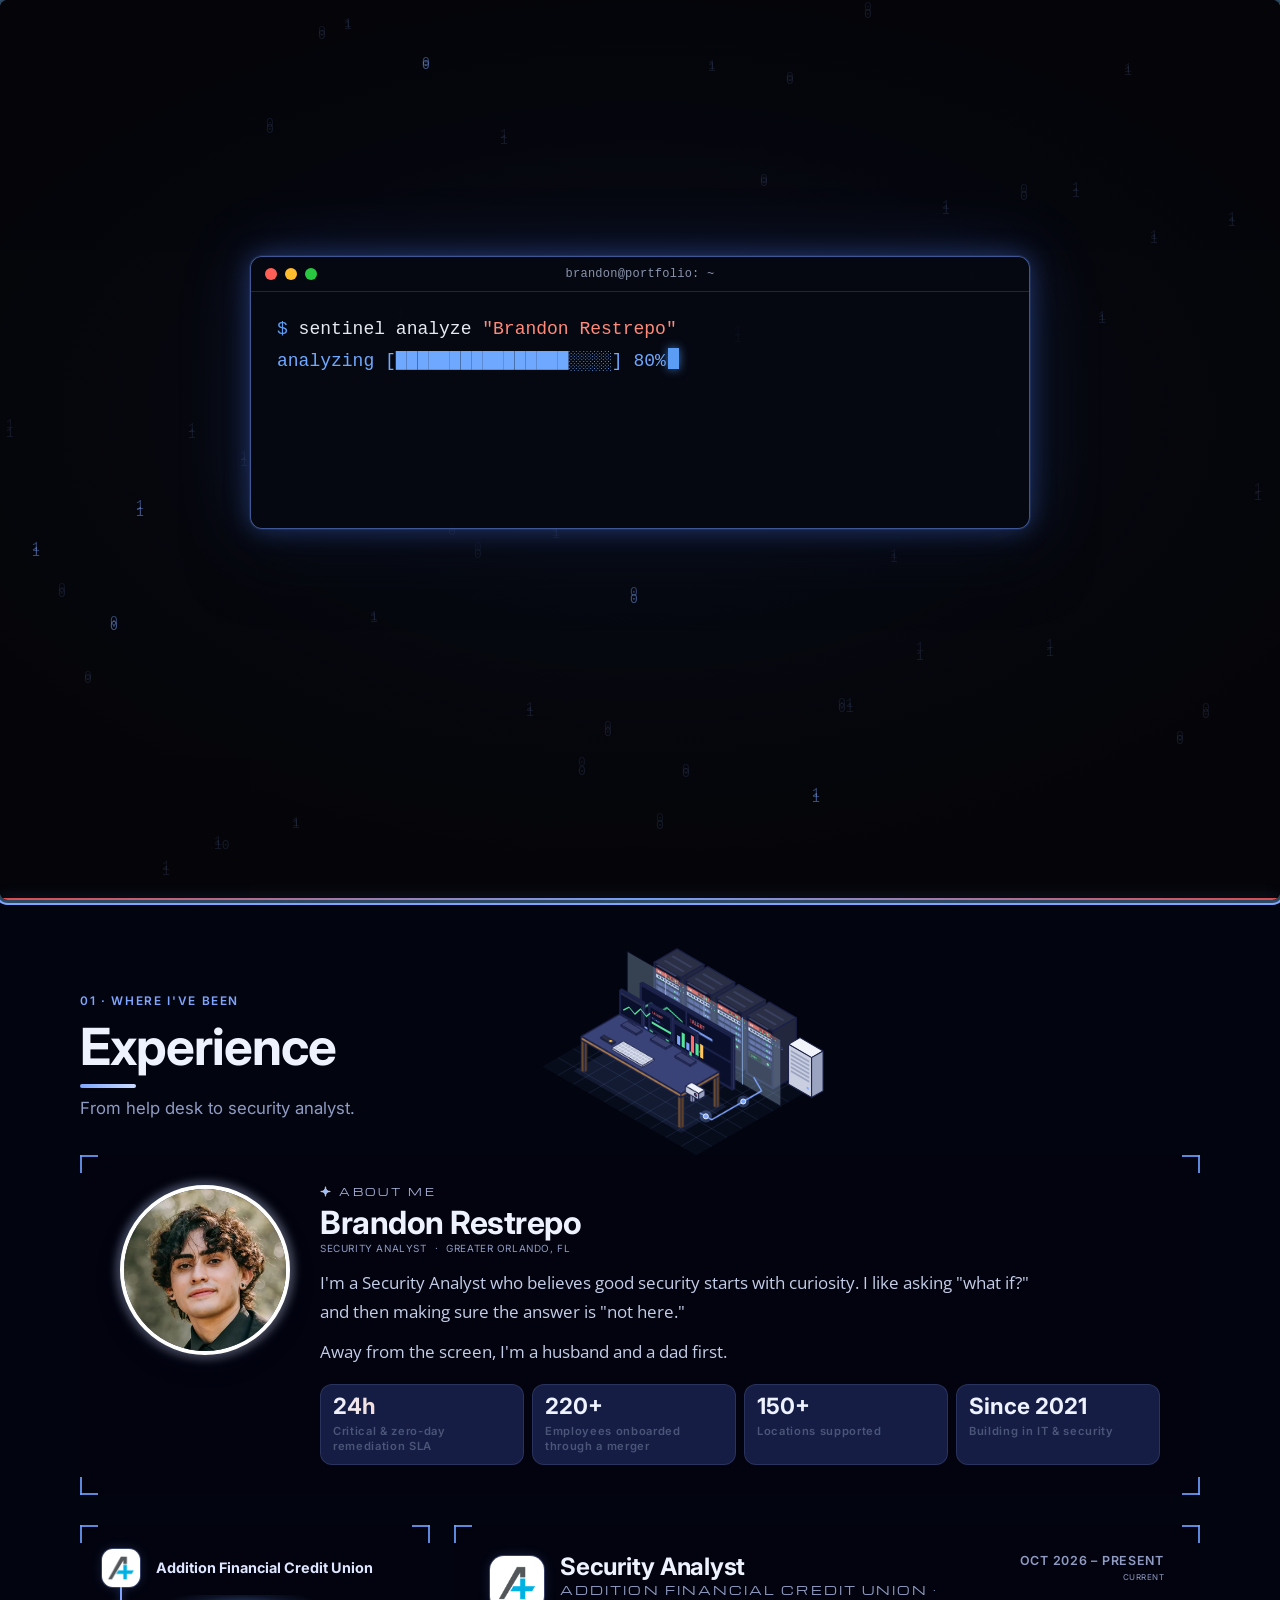
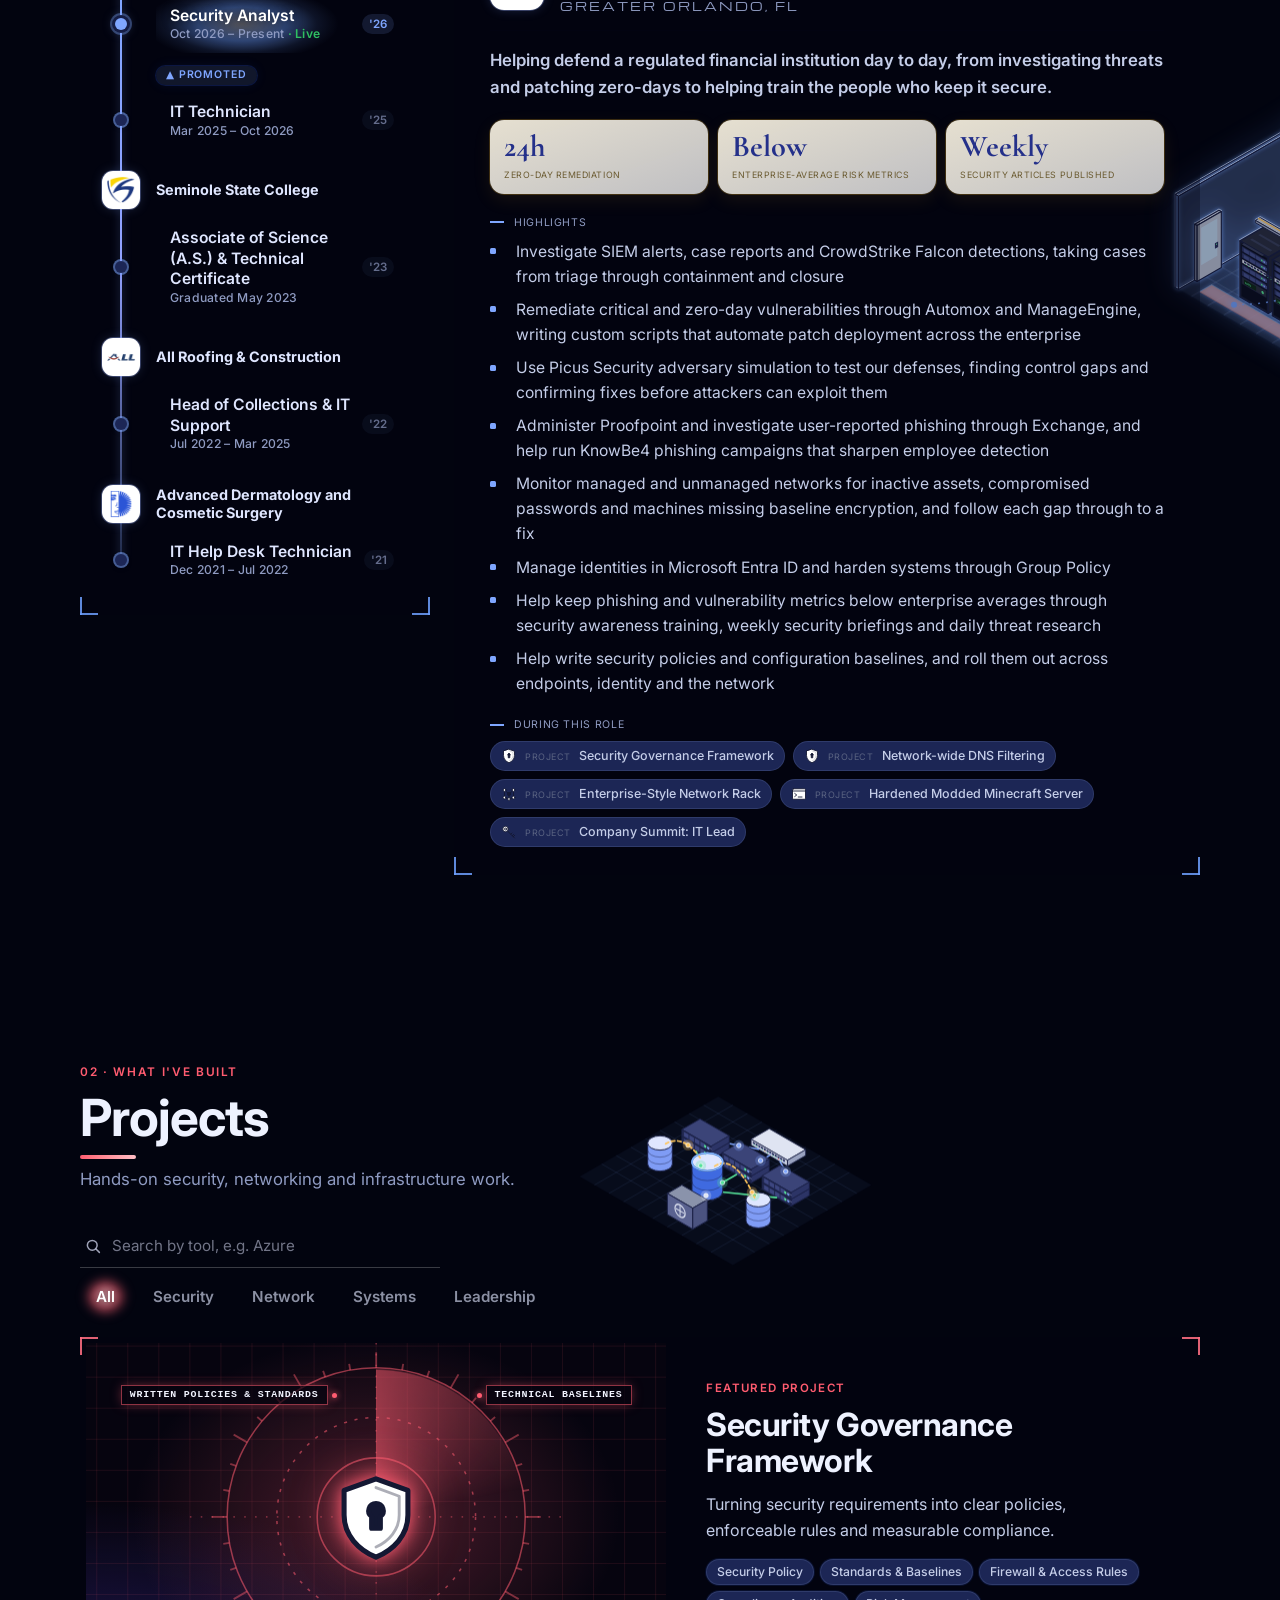
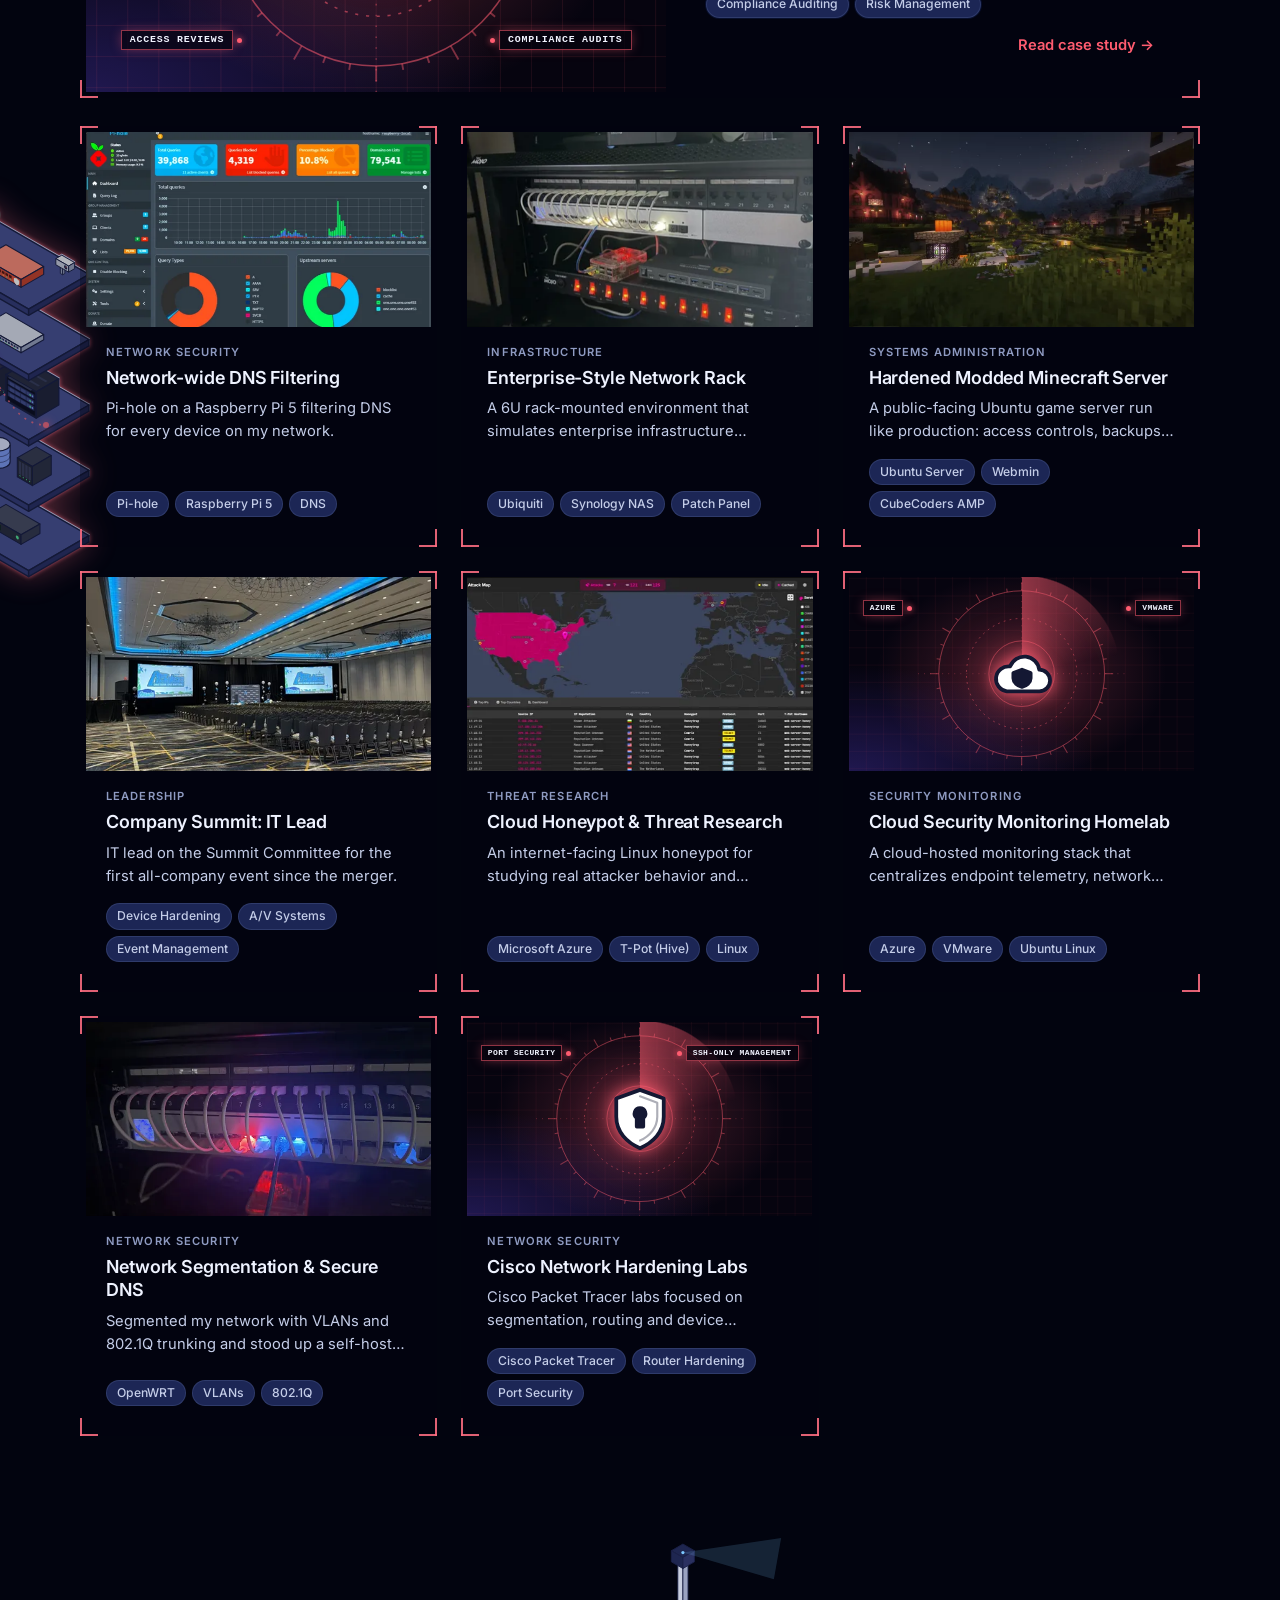
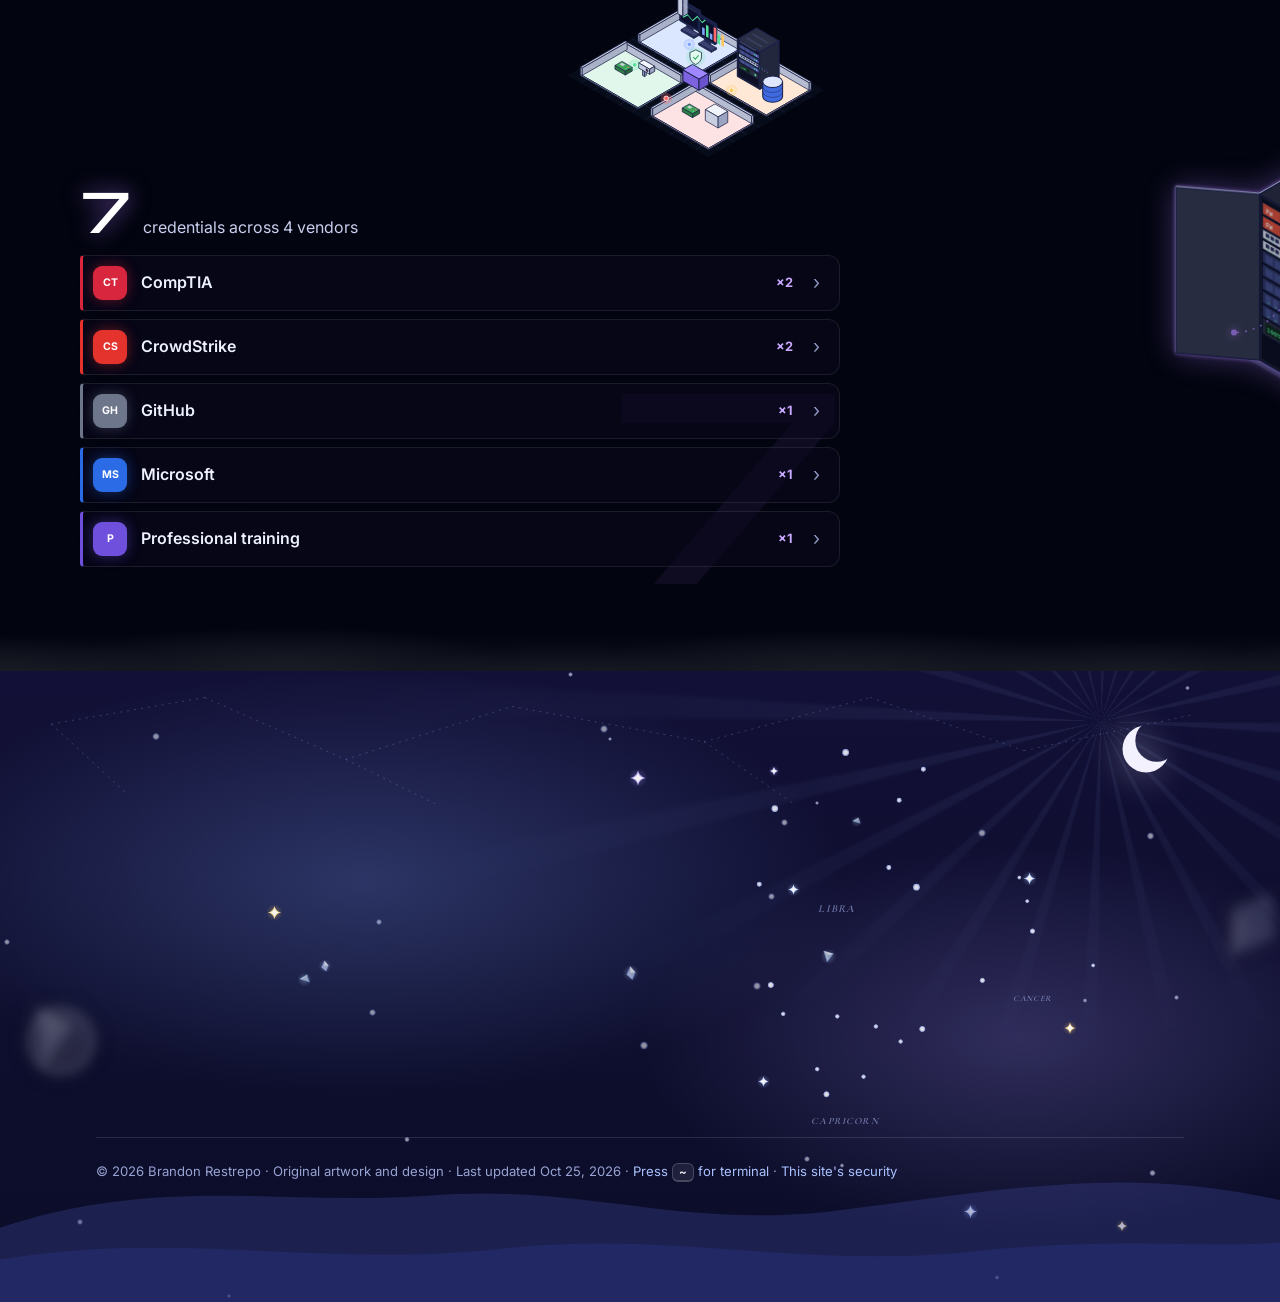
<file: index.html>
<!doctype html>
<html lang="en">
<head>
  <meta charset="utf-8">
  <meta name="viewport" content="width=device-width, initial-scale=1">
  <!-- security: this site practices what it preaches -->
  <meta http-equiv="Content-Security-Policy" content="default-src 'self'; script-src 'self'; style-src 'self' 'unsafe-inline'; font-src 'self'; img-src 'self' data:; media-src 'self'; connect-src 'self'; frame-src 'self'; worker-src 'self'; manifest-src 'self'; object-src 'none'; base-uri 'self'; form-action 'none'; upgrade-insecure-requests">
  <meta name="format-detection" content="telephone=no">
  <meta name="referrer" content="strict-origin-when-cross-origin">
  <title>Brandon Restrepo · Security Analyst</title>
  <meta name="description" content="Brandon Restrepo, Security Analyst in Orlando, FL: security governance, endpoint threat response, CrowdStrike, SIEM, network security and homelab projects.">
  <!-- share preview (LinkedIn, Slack, iMessage…). Once the site is online, change these image paths to the full https:// address. -->
  <meta property="og:type" content="website">
  <meta property="og:title" content="Brandon Restrepo · Security Analyst">
  <meta property="og:description" content="Security Analyst focused on defense, detection and resilient networks. Experience, homelab projects and certifications.">
  <meta property="og:site_name" content="Brandon Restrepo">
  <meta property="og:image:alt" content="Brandon Restrepo, Security Analyst">
  <meta name="twitter:description" content="Security Analyst focused on defense, detection and resilient networks.">
  <meta property="og:image" content="assets/images/share-card.jpg">
  <meta property="og:image:width" content="1200"><meta property="og:image:height" content="630">
  <meta name="twitter:card" content="summary_large_image">
  <meta name="twitter:title" content="Brandon Restrepo · Security Analyst">
  <meta name="twitter:image" content="assets/images/share-card.jpg">
  <meta name="theme-color" content="#02040f">
  <meta name="color-scheme" content="light dark">
  <meta name="author" content="Brandon Restrepo">
  <link rel="manifest" href="manifest.webmanifest">
  <link rel="apple-touch-icon" href="assets/images/icon-192.png">
  <script type="application/ld+json">
  {"@context":"https://schema.org","@type":"Person","name":"Brandon Restrepo","jobTitle":"Security Analyst",
   "worksFor":{"@type":"Organization","name":"Addition Financial Credit Union"},
   "address":{"@type":"PostalAddress","addressLocality":"Orlando","addressRegion":"FL","addressCountry":"US"},
   "sameAs":["https://www.linkedin.com/in/brandon-restrepo-b107a32b8"],
   "knowsAbout":["Security governance","Endpoint threat response","CrowdStrike Falcon","SIEM","Vulnerability management","Network security","Identity and access management","Microsoft Azure"]}
  </script>
  <link rel="stylesheet" href="assets/fonts/fonts.css?v=1795375476">
  <script src="theme.js?v=1795375476"></script>
  <link rel="stylesheet" href="styles.css?v=1795375476">
  <link rel="icon" type="image/svg+xml" href="assets/images/favicon.svg?v=1795375476">
</head>
<body class="intro-active">
  <!--
    ┌──────────────────────────────────────────────────────────┐
    │  🏴 flag 1/3 · you read the source. good instinct.       │
    │  FLAG{v13w_s0urc3_1s_r3c0n}                              │
    │  press ~ (or ⋯ → Terminal) and type: submit <flag>       │
    └──────────────────────────────────────────────────────────┘
  -->
  <a class="skip-link" href="#experience">Skip to content</a>
  <div class="scroll-progress" id="scroll-progress" aria-hidden="true"><i></i></div>
  <div class="sky-shift" aria-hidden="true"></div>
  <canvas class="code-rain left" id="rain-l" aria-hidden="true"></canvas>
  <canvas class="code-rain right" id="rain-r" aria-hidden="true"></canvas>
  <nav class="sec-dots" id="sec-dots" aria-label="Page sections">
    <a href="#top" data-sec="top"><i></i><span>Home</span></a>
    <a href="#experience" data-sec="experience"><i></i><span>Experience</span></a>
    <a href="#projects" data-sec="projects"><i></i><span>Projects</span></a>
    <a href="#certifications" data-sec="certifications"><i></i><span>Certifications</span></a>
  </nav>
  <!-- ===== Shared SVG art (all original) ===== -->
  <svg width="0" height="0" style="position:absolute" aria-hidden="true">
    <defs>
      <linearGradient id="goldGrad" x1="0" y1="0" x2="0" y2="1">
        <stop offset="0" stop-color="#fff2c2"/><stop offset=".5" stop-color="#e2b955"/><stop offset="1" stop-color="#9c7425"/>
      </linearGradient>
      <symbol id="crystal" viewBox="0 0 64 80">
        <polygon points="32,3 58,24 32,77 6,24" fill="currentColor"/>
        <polygon points="32,3 58,24 32,30 6,24" fill="#fff" opacity=".55"/>
        <polygon points="32,30 58,24 32,77" fill="#000" opacity=".18"/>
        <polyline points="6,24 32,30 58,24" fill="none" stroke="#fff" stroke-opacity=".9" stroke-width="1.5"/>
        <polygon points="32,3 58,24 32,77 6,24" fill="none" stroke="#141833" stroke-width="2.5" stroke-linejoin="round"/>
      </symbol>
      <symbol id="crest" viewBox="0 0 60 28">
        <path d="M4 26 L8 8 L18 18 L30 2 L42 18 L52 8 L56 26 Z" fill="url(#goldGrad)" stroke="#5a3f0e" stroke-width="1"/>
        <circle cx="30" cy="4" r="2.6" fill="#fff6d6"/><circle cx="8" cy="8" r="2" fill="#fff6d6"/><circle cx="52" cy="8" r="2" fill="#fff6d6"/>
      </symbol>
      <!-- drifting shard (flame/feather shape) -->
      <symbol id="shard-a" viewBox="0 0 24 24">
        <polygon points="6,2 18,2 23,9 12,23 1,9" fill="#fff"/>
        <polygon points="6,2 9,9 1,9" fill="#dcf3ff"/><polygon points="18,2 15,9 23,9" fill="#e8deff"/>
        <polygon points="9,9 15,9 12,23" fill="#cdeeff"/><polygon points="15,9 23,9 12,23" fill="#cbd6ff"/>
        <polyline points="6,2 9,9 12,2 15,9 18,2" fill="none" stroke="#a9dcff" stroke-width=".8"/>
        <polygon points="6,2 18,2 23,9 12,23 1,9" fill="none" stroke="#8fc8f5" stroke-width=".9" stroke-linejoin="round"/>
      </symbol>
      <symbol id="shard-b" viewBox="0 0 16 40">
        <polygon points="8,0 14,12 8,40 2,12" fill="#fff"/>
        <polygon points="8,0 14,12 8,16" fill="#dcf3ff"/><polygon points="8,16 14,12 8,40" fill="#cfd9ff"/>
        <polygon points="8,0 14,12 8,40 2,12" fill="none" stroke="#8fc8f5" stroke-width=".9" stroke-linejoin="round"/>
      </symbol>
      <linearGradient id="nl-sheen" x1="0" y1="0" x2="0" y2="1"><stop offset=".55" stop-color="#fff" stop-opacity="0"/><stop offset="1" stop-color="#c9d6ea" stop-opacity=".6"/></linearGradient>
      <!-- twinkling star -->
      <radialGradient id="halo-blue"><stop offset="0" stop-color="#7fa6ff" stop-opacity=".55"/><stop offset=".45" stop-color="#9dbbff" stop-opacity=".22"/><stop offset="1" stop-color="#b9d0ff" stop-opacity="0"/></radialGradient>
      <radialGradient id="halo-ice"><stop offset="0" stop-color="#a8c8ff" stop-opacity=".4"/><stop offset="1" stop-color="#cfe2ff" stop-opacity="0"/></radialGradient>
      <symbol id="glass-1" viewBox="-4 -4 28 28">
        <circle cx="10" cy="10" r="12" fill="url(#halo-ice)"/>
        <polygon points="3,2 17,6 8,18" fill="rgba(214,232,255,.8)" stroke="#6f9fe8" stroke-width=".9" stroke-linejoin="round"/>
        <polygon points="3,2 17,6 10,8" fill="rgba(255,255,255,.95)"/><path d="M5 4 L9 14" stroke="#fff" stroke-width="1" stroke-linecap="round" opacity=".9"/>
      </symbol>
      <symbol id="glass-2" viewBox="-4 -4 28 28">
        <circle cx="10" cy="10" r="12" fill="url(#halo-ice)"/>
        <polygon points="9,1 16,9 12,19 4,12" fill="rgba(210,226,255,.8)" stroke="#7a92ec" stroke-width=".9" stroke-linejoin="round"/>
        <polygon points="9,1 16,9 9,10" fill="rgba(255,255,255,.95)"/><polygon points="4,12 9,10 12,19" fill="rgba(200,215,255,.55)"/>
      </symbol>
      <symbol id="glass-3" viewBox="-4 -4 28 28">
        <circle cx="10" cy="10" r="12" fill="url(#halo-ice)"/>
        <polygon points="2,9 14,2 18,14" fill="rgba(216,236,255,.8)" stroke="#79aee8" stroke-width=".9" stroke-linejoin="round"/>
        <path d="M5 9 L14 4" stroke="#fff" stroke-width="1.1" stroke-linecap="round"/>
      </symbol>
      <radialGradient id="halo-ember"><stop offset="0" stop-color="#ffad74" stop-opacity=".55"/><stop offset=".45" stop-color="#ffad74" stop-opacity=".2"/><stop offset="1" stop-color="#ffad74" stop-opacity="0"/></radialGradient>
      <symbol id="star-ember" viewBox="-6 -6 32 32">
        <circle cx="10" cy="10" r="13" fill="url(#halo-ember)"/>
        <path d="M10 0 Q11.8 8.2 20 10 Q11.8 11.8 10 20 Q8.2 11.8 0 10 Q8.2 8.2 10 0 Z" fill="#ffc79e"/>
        <path d="M10 3 Q11.2 8.8 17 10 Q11.2 11.2 10 17 Q8.8 11.2 3 10 Q8.8 8.8 10 3 Z" fill="#fff"/>
      </symbol>
      <radialGradient id="halo-violet"><stop offset="0" stop-color="#a99bff" stop-opacity=".55"/><stop offset=".45" stop-color="#a99bff" stop-opacity=".2"/><stop offset="1" stop-color="#a99bff" stop-opacity="0"/></radialGradient>
      <symbol id="star-violet" viewBox="-6 -6 32 32">
        <circle cx="10" cy="10" r="13" fill="url(#halo-violet)"/>
        <path d="M10 0 Q11.8 8.2 20 10 Q11.8 11.8 10 20 Q8.2 11.8 0 10 Q8.2 8.2 10 0 Z" fill="#c7bdff"/>
        <path d="M10 3 Q11.2 8.8 17 10 Q11.2 11.2 10 17 Q8.8 11.2 3 10 Q8.8 8.8 10 3 Z" fill="#fff"/>
      </symbol>
      <radialGradient id="halo-gold"><stop offset="0" stop-color="#f5cf5c" stop-opacity=".55"/><stop offset=".45" stop-color="#f5cf5c" stop-opacity=".2"/><stop offset="1" stop-color="#f5cf5c" stop-opacity="0"/></radialGradient>
      <symbol id="star-gold" viewBox="-6 -6 32 32">
        <circle cx="10" cy="10" r="13" fill="url(#halo-gold)"/>
        <path d="M10 0 Q11.8 8.2 20 10 Q11.8 11.8 10 20 Q8.2 11.8 0 10 Q8.2 8.2 10 0 Z" fill="#ffe08f"/>
        <path d="M10 3 Q11.2 8.8 17 10 Q11.2 11.2 10 17 Q8.8 11.2 3 10 Q8.8 8.8 10 3 Z" fill="#fff"/>
      </symbol>
      <symbol id="star-soft" viewBox="-6 -6 32 32">
        <circle cx="10" cy="10" r="13" fill="url(#halo-blue)"/>
        <path d="M10 0 Q11.8 8.2 20 10 Q11.8 11.8 10 20 Q8.2 11.8 0 10 Q8.2 8.2 10 0 Z" fill="#a9c4ff"/>
        <path d="M10 3 Q11.2 8.8 17 10 Q11.2 11.2 10 17 Q8.8 11.2 3 10 Q8.8 8.8 10 3 Z" fill="#fff"/>
      </symbol>
      <symbol id="shard-c" viewBox="0 0 20 20">
        <path d="M10 0 L12 8 L20 10 L12 12 L10 20 L8 12 L0 10 L8 8 Z" fill="#fff"/>
      </symbol>
      <!-- pixel-art flags -->
      <symbol id="flag-us" viewBox="0 0 19 13">
        <rect width="19" height="13" fill="#fff"/>
        <g fill="#b22234"><rect y="0" width="19" height="1"/><rect y="2" width="19" height="1"/><rect y="4" width="19" height="1"/><rect y="6" width="19" height="1"/><rect y="8" width="19" height="1"/><rect y="10" width="19" height="1"/><rect y="12" width="19" height="1"/></g>
        <rect width="8" height="7" fill="#3c3b6e"/>
        <g fill="#fff"><rect x="1" y="1" width="1" height="1"/><rect x="3" y="1" width="1" height="1"/><rect x="5" y="1" width="1" height="1"/><rect x="2" y="2" width="1" height="1"/><rect x="4" y="2" width="1" height="1"/><rect x="6" y="2" width="1" height="1"/><rect x="1" y="3" width="1" height="1"/><rect x="3" y="3" width="1" height="1"/><rect x="5" y="3" width="1" height="1"/><rect x="2" y="4" width="1" height="1"/><rect x="4" y="4" width="1" height="1"/><rect x="6" y="4" width="1" height="1"/><rect x="1" y="5" width="1" height="1"/><rect x="3" y="5" width="1" height="1"/><rect x="5" y="5" width="1" height="1"/></g>
      </symbol>
      <symbol id="flag-co" viewBox="0 0 19 13">
        <rect width="19" height="7" fill="#fcd116"/>
        <rect y="7" width="19" height="3" fill="#003893"/>
        <rect y="10" width="19" height="3" fill="#ce1126"/>
      </symbol>
      <!-- ink-drawn security emblems -->
      <symbol id="i-shield" viewBox="0 0 64 64"><g fill="none" stroke="#141833" stroke-width="3.5" stroke-linecap="round" stroke-linejoin="round">
        <path d="M32 5 L54 13 V30 C54 44 44 54 32 59 C20 54 10 44 10 30 V13 Z" fill="#fff"/>
        <path d="M32 11 L48 17 V30 C48 40 41 48 32 52" stroke-width="2" opacity=".35"/>
        <path d="M32 22a5 5 0 0 1 3 9v8h-6v-8a5 5 0 0 1 3-9z" fill="#141833"/></g></symbol>
      <symbol id="i-lock" viewBox="0 0 64 64"><g fill="none" stroke="#141833" stroke-width="3.5" stroke-linecap="round" stroke-linejoin="round">
        <path d="M20 28V20a12 12 0 0 1 24 0v8"/>
        <rect x="11" y="28" width="42" height="29" rx="4" fill="#fff"/>
        <circle cx="32" cy="40" r="4.5" fill="#141833"/><path d="M32 44v6"/></g></symbol>
      <symbol id="i-key" viewBox="0 0 64 64"><g fill="none" stroke="#141833" stroke-width="3.5" stroke-linecap="round" stroke-linejoin="round">
        <circle cx="18" cy="20" r="11" fill="#fff"/><circle cx="18" cy="20" r="4"/>
        <path d="M26 28 L54 56"/><path d="M45 47 L51 41 M39 41 L44 36 M49 51 L55 45"/></g></symbol>
      <symbol id="i-terminal" viewBox="0 0 64 64"><g fill="none" stroke="#141833" stroke-width="3.5" stroke-linecap="round" stroke-linejoin="round">
        <rect x="6" y="11" width="52" height="42" rx="4" fill="#fff"/><path d="M6 20h52"/>
        <path d="M15 30l8 6-8 6"/><path d="M29 44h15"/></g></symbol>
      <symbol id="i-network" viewBox="0 0 64 64"><g fill="none" stroke="#141833" stroke-width="3.5" stroke-linecap="round" stroke-linejoin="round">
        <path d="M14 16 L32 32 L50 16 M32 32 V52 M14 16 V46 L32 52 L50 46 V16"/>
        <circle cx="14" cy="16" r="5.5" fill="#fff"/><circle cx="50" cy="16" r="5.5" fill="#fff"/><circle cx="32" cy="32" r="6.5" fill="#141833"/>
        <circle cx="14" cy="46" r="5.5" fill="#fff"/><circle cx="50" cy="46" r="5.5" fill="#fff"/><circle cx="32" cy="52" r="5.5" fill="#fff"/></g></symbol>
      <symbol id="i-cloud" viewBox="0 0 64 64"><g fill="none" stroke="#141833" stroke-width="3.5" stroke-linecap="round" stroke-linejoin="round">
        <path d="M18 48h30a10 10 0 0 0 0-20 14 14 0 0 0-27-3 11.5 11.5 0 0 0-3 23z" fill="#fff"/>
        <path d="M32 28 L40 31 V36 C40 40 36 43 32 44 C28 43 24 40 24 36 V31 Z" fill="#141833"/></g></symbol>
      <symbol id="i-eye" viewBox="0 0 64 64"><g fill="none" stroke="#141833" stroke-width="3.5" stroke-linecap="round" stroke-linejoin="round">
        <path d="M4 32C14 17 50 17 60 32C50 47 14 47 4 32Z" fill="#fff"/>
        <circle cx="32" cy="32" r="10" fill="#141833"/><circle cx="35.5" cy="28.5" r="3" fill="#fff" stroke="none"/></g></symbol>
      <symbol id="i-bug" viewBox="0 0 64 64"><g fill="none" stroke="#141833" stroke-width="3.5" stroke-linecap="round" stroke-linejoin="round">
        <path d="M20 30H8M20 40H8M44 30h12M44 40h12M24 19l-6-8M40 19l6-8M21 50l-8 6M43 50l8 6"/>
        <ellipse cx="32" cy="37" rx="13" ry="17" fill="#fff"/><path d="M32 22v31"/><circle cx="32" cy="22" r="7" fill="#141833"/></g></symbol>
    </defs>
  </svg>

  <!-- page-wide sky behind every section -->
  <div class="page-sky" aria-hidden="true">
    <div class="world w-dawn"></div><div class="world w-twilight"></div><div class="world w-night"><div class="world-stars" id="world-stars"></div></div>
    <div class="beams"><i></i><i></i><i></i><i></i><i></i></div>
    <div class="page-shards" id="page-shards"></div>
  </div>
  <!-- world map (side navigation) -->
  <nav class="worldmap" id="worldmap" aria-label="Worlds">
    <button data-to="top"><i></i><span>Home</span></button>
    <button data-to="experience"><i></i><span>Experience</span></button>
    <button data-to="projects"><i></i><span>Projects</span></button>
    <button data-to="certifications"><i></i><span>Certifications</span></button>
  </nav>
  <!-- menu transition -->
  <div class="warp" id="warp" aria-hidden="true"><div class="warp-flash"></div></div>

  <!-- ============ NAV ============ -->
  <!-- ============ INTRO ============ -->
  <div class="intro" id="intro" role="dialog" aria-label="Welcome to my portfolio" tabindex="-1">
    <canvas class="intro-bits" id="intro-bits" aria-hidden="true"></canvas>
    <div class="intro-edge bottom" aria-hidden="true"></div>
    <div class="intro-center">
      <div class="it-term" aria-hidden="true">
        <div class="it-bar"><i class="r"></i><i class="y"></i><i class="g"></i><span>brandon@portfolio: ~</span></div>
        <div class="it-body" id="term-body"></div>
      </div>
      <p class="intro-title" id="intro-title" aria-label="Welcome to my portfolio"></p>
      <p class="intro-hint"><span class="k">[</span> press <b>ENTER</b> or click to access <span class="k">]</span></p>
    </div>
    <div class="intro-flash" aria-hidden="true"></div>
  </div>

  <header class="nav" id="nav">
    <a class="brand" href="#top" aria-label="Back to top">
      <span class="br-wrap" title="Open terminal"><svg class="brand-star brand-br" viewBox="-30 -30 583 626" aria-hidden="true"><defs><linearGradient id="br-ice" x1="0" y1="0" x2="0" y2="1"><stop offset="0" stop-color="#fff" stop-opacity="0"/><stop offset=".45" stop-color="#eaf6ff" stop-opacity=".1"/><stop offset=".72" stop-color="#d4ecff" stop-opacity=".6"/><stop offset="1" stop-color="#a9d6fb" stop-opacity=".9"/></linearGradient></defs><g class="br-b"><g transform="translate(-77.8 -34.7)"><path d="M289.6 34.7 L106.6 47.7 L102.0 52.0 L104.8 65.6 L101.6 85.6 L107.0 89.2 L119.7 90.3 L124.7 95.9 L77.8 423.5 L81.8 429.1 L99.1 438.8 L103.0 445.4 L92.4 512.4 L104.2 531.4 L95.5 548.8 L94.7 553.8 L98.2 556.5 L142.2 515.8 L179.4 512.2 L184.7 509.8 L264.6 411.2 L297.8 232.8 L281.4 205.3 L281.2 200.4 L308.3 166.8 L323.3 71.8ZM237.6 238.1 L242.7 249.6 L224.2 366.6 L182.1 414.1 L166.3 438.9 L143.0 461.4 L135.5 464.9 L131.3 460.2 L156.8 299.2 L164.0 290.8 L212.8 257.7 L233.6 238.4ZM243.3 83.4 L247.4 89.1 L243.1 134.9 L252.1 153.0 L250.7 167.9 L244.8 174.3 L173.5 224.9 L160.2 227.8 L156.8 224.1 L177.6 93.1 L182.3 87.8 L189.5 86.3Z" class="l-blue"/><path d="M289.6 34.7 L106.6 47.7 L102.0 52.0 L104.8 65.6 L101.6 85.6 L107.0 89.2 L119.7 90.3 L124.7 95.9 L77.8 423.5 L81.8 429.1 L99.1 438.8 L103.0 445.4 L92.4 512.4 L104.2 531.4 L95.5 548.8 L94.7 553.8 L98.2 556.5 L142.2 515.8 L179.4 512.2 L184.7 509.8 L264.6 411.2 L297.8 232.8 L281.4 205.3 L281.2 200.4 L308.3 166.8 L323.3 71.8ZM237.6 238.1 L242.7 249.6 L224.2 366.6 L182.1 414.1 L166.3 438.9 L143.0 461.4 L135.5 464.9 L131.3 460.2 L156.8 299.2 L164.0 290.8 L212.8 257.7 L233.6 238.4ZM243.3 83.4 L247.4 89.1 L243.1 134.9 L252.1 153.0 L250.7 167.9 L244.8 174.3 L173.5 224.9 L160.2 227.8 L156.8 224.1 L177.6 93.1 L182.3 87.8 L189.5 86.3Z" class="l-ink"/><path d="M289.6 34.7 L106.6 47.7 L102.0 52.0 L104.8 65.6 L101.6 85.6 L107.0 89.2 L119.7 90.3 L124.7 95.9 L77.8 423.5 L81.8 429.1 L99.1 438.8 L103.0 445.4 L92.4 512.4 L104.2 531.4 L95.5 548.8 L94.7 553.8 L98.2 556.5 L142.2 515.8 L179.4 512.2 L184.7 509.8 L264.6 411.2 L297.8 232.8 L281.4 205.3 L281.2 200.4 L308.3 166.8 L323.3 71.8ZM237.6 238.1 L242.7 249.6 L224.2 366.6 L182.1 414.1 L166.3 438.9 L143.0 461.4 L135.5 464.9 L131.3 460.2 L156.8 299.2 L164.0 290.8 L212.8 257.7 L233.6 238.4ZM243.3 83.4 L247.4 89.1 L243.1 134.9 L252.1 153.0 L250.7 167.9 L244.8 174.3 L173.5 224.9 L160.2 227.8 L156.8 224.1 L177.6 93.1 L182.3 87.8 L189.5 86.3Z" class="l-fill"/><path d="M289.6 34.7 L106.6 47.7 L102.0 52.0 L104.8 65.6 L101.6 85.6 L107.0 89.2 L119.7 90.3 L124.7 95.9 L77.8 423.5 L81.8 429.1 L99.1 438.8 L103.0 445.4 L92.4 512.4 L104.2 531.4 L95.5 548.8 L94.7 553.8 L98.2 556.5 L142.2 515.8 L179.4 512.2 L184.7 509.8 L264.6 411.2 L297.8 232.8 L281.4 205.3 L281.2 200.4 L308.3 166.8 L323.3 71.8ZM237.6 238.1 L242.7 249.6 L224.2 366.6 L182.1 414.1 L166.3 438.9 L143.0 461.4 L135.5 464.9 L131.3 460.2 L156.8 299.2 L164.0 290.8 L212.8 257.7 L233.6 238.4ZM243.3 83.4 L247.4 89.1 L243.1 134.9 L252.1 153.0 L250.7 167.9 L244.8 174.3 L173.5 224.9 L160.2 227.8 L156.8 224.1 L177.6 93.1 L182.3 87.8 L189.5 86.3Z" class="l-ice"/></g></g><g class="br-r"><g transform="translate(3.8 -544.8)"><path d="M240.6 606.8 L238.0 610.9 L243.8 624.4 L240.1 628.6 L227.8 631.4 L218.6 639.9 L216.6 646.0 L237.7 650.6 L243.4 658.1 L192.6 1003.8 L208.7 1033.4 L210.6 1046.2 L218.5 1065.5 L219.3 1085.2 L216.8 1107.1 L219.2 1110.9 L224.5 1108.6 L270.6 817.6 L275.4 812.3 L279.4 812.1 L282.7 815.8 L332.3 996.6 L372.4 1024.6 L377.7 1047.1 L391.2 1067.9 L397.8 1070.5 L402.4 1066.2 L402.7 1058.3 L351.8 823.1 L351.1 809.3 L357.5 781.2 L404.2 704.9 L427.2 659.8 L422.9 643.3 L422.9 624.5 L401.4 610.1 L395.2 599.6 L389.6 597.0ZM375.3 643.5 L378.7 647.2 L376.6 654.3 L287.8 783.8 L283.2 788.1 L279.2 788.3 L275.8 784.6 L296.7 652.6 L302.3 648.3Z" class="l-blue"/><path d="M240.6 606.8 L238.0 610.9 L243.8 624.4 L240.1 628.6 L227.8 631.4 L218.6 639.9 L216.6 646.0 L237.7 650.6 L243.4 658.1 L192.6 1003.8 L208.7 1033.4 L210.6 1046.2 L218.5 1065.5 L219.3 1085.2 L216.8 1107.1 L219.2 1110.9 L224.5 1108.6 L270.6 817.6 L275.4 812.3 L279.4 812.1 L282.7 815.8 L332.3 996.6 L372.4 1024.6 L377.7 1047.1 L391.2 1067.9 L397.8 1070.5 L402.4 1066.2 L402.7 1058.3 L351.8 823.1 L351.1 809.3 L357.5 781.2 L404.2 704.9 L427.2 659.8 L422.9 643.3 L422.9 624.5 L401.4 610.1 L395.2 599.6 L389.6 597.0ZM375.3 643.5 L378.7 647.2 L376.6 654.3 L287.8 783.8 L283.2 788.1 L279.2 788.3 L275.8 784.6 L296.7 652.6 L302.3 648.3Z" class="l-ink"/><path d="M240.6 606.8 L238.0 610.9 L243.8 624.4 L240.1 628.6 L227.8 631.4 L218.6 639.9 L216.6 646.0 L237.7 650.6 L243.4 658.1 L192.6 1003.8 L208.7 1033.4 L210.6 1046.2 L218.5 1065.5 L219.3 1085.2 L216.8 1107.1 L219.2 1110.9 L224.5 1108.6 L270.6 817.6 L275.4 812.3 L279.4 812.1 L282.7 815.8 L332.3 996.6 L372.4 1024.6 L377.7 1047.1 L391.2 1067.9 L397.8 1070.5 L402.4 1066.2 L402.7 1058.3 L351.8 823.1 L351.1 809.3 L357.5 781.2 L404.2 704.9 L427.2 659.8 L422.9 643.3 L422.9 624.5 L401.4 610.1 L395.2 599.6 L389.6 597.0ZM375.3 643.5 L378.7 647.2 L376.6 654.3 L287.8 783.8 L283.2 788.1 L279.2 788.3 L275.8 784.6 L296.7 652.6 L302.3 648.3Z" class="l-fill"/><path d="M240.6 606.8 L238.0 610.9 L243.8 624.4 L240.1 628.6 L227.8 631.4 L218.6 639.9 L216.6 646.0 L237.7 650.6 L243.4 658.1 L192.6 1003.8 L208.7 1033.4 L210.6 1046.2 L218.5 1065.5 L219.3 1085.2 L216.8 1107.1 L219.2 1110.9 L224.5 1108.6 L270.6 817.6 L275.4 812.3 L279.4 812.1 L282.7 815.8 L332.3 996.6 L372.4 1024.6 L377.7 1047.1 L391.2 1067.9 L397.8 1070.5 L402.4 1066.2 L402.7 1058.3 L351.8 823.1 L351.1 809.3 L357.5 781.2 L404.2 704.9 L427.2 659.8 L422.9 643.3 L422.9 624.5 L401.4 610.1 L395.2 599.6 L389.6 597.0ZM375.3 643.5 L378.7 647.2 L376.6 654.3 L287.8 783.8 L283.2 788.1 L279.2 788.3 L275.8 784.6 L296.7 652.6 L302.3 648.3Z" class="l-ice"/></g></g><rect class="br-cur" x="269" y="134" width="62" height="370" rx="8"/></svg><span class="br-scr" aria-hidden="true"></span></span>
      <span class="brand-name" id="brand-name">Brandon Restrepo</span><span class="br-path" aria-hidden="true"><span class="bp-text">~</span><i class="bp-cur"></i></span>
    </a>
    <nav class="nav-links" id="nav-links" aria-label="Sections">
      <a href="#experience">Experience</a>
      <a href="#projects">Projects</a>
      <a href="#certifications">Certifications</a>
    </nav>
    <div class="nav-right">
      <a class="pill-btn" id="resume-btn" href="#" target="_blank" rel="noopener" title="Download résumé (PDF)">
        <svg viewBox="0 0 24 24" aria-hidden="true"><path d="M7 3h7l5 5v13H7z" fill="none" stroke="currentColor" stroke-width="1.8" stroke-linejoin="round"/><path d="M14 3v5h5M10 13l3 3 3-3M13 9v7" fill="none" stroke="currentColor" stroke-width="1.8" stroke-linecap="round" stroke-linejoin="round"/></svg><span>Résumé</span></a>
      <a class="btn-cta" id="cta" href="#"><svg viewBox="0 0 64 80" aria-hidden="true"><use href="#crystal"/></svg><span id="cta-label">Contact</span></a>
      <div class="more" id="more">
        <button class="icon-btn more-btn" id="more-btn" aria-label="More options" aria-expanded="false" aria-controls="more-panel">
          <svg viewBox="0 0 24 24" aria-hidden="true"><circle cx="5" cy="12" r="1.8" fill="currentColor"/><circle cx="12" cy="12" r="1.8" fill="currentColor"/><circle cx="19" cy="12" r="1.8" fill="currentColor"/></svg>
        </button>
        <div class="more-panel" id="more-panel" hidden>
          <button class="more-item" id="mi-resume"><svg viewBox="0 0 24 24" aria-hidden="true"><path d="M7 3h7l5 5v13H7z M14 3v5h5 M10 13h6 M10 17h4" fill="none" stroke="currentColor" stroke-width="1.8" stroke-linejoin="round"/></svg><span>Résumé</span><em class="state">PDF</em></button>
          <button class="more-item" id="mi-contact"><svg viewBox="0 0 24 24" aria-hidden="true"><path d="M4 6h16v12H4z M4 7l8 6 8-6" fill="none" stroke="currentColor" stroke-width="1.8" stroke-linejoin="round"/></svg><span>Contact me</span></button>
          <div class="more-sep" role="separator"></div>
      <button class="more-item" id="quick-btn" title="Recruiter quick view"><svg viewBox="0 0 24 24" aria-hidden="true"><path d="M4 5h16M4 10h10M4 15h16M4 20h8" fill="none" stroke="currentColor" stroke-width="1.8" stroke-linecap="round"/></svg><span>Quick view</span></button>
      <a class="more-item" id="linkedin-btn" href="#" target="_blank" rel="noopener" aria-label="LinkedIn" title="LinkedIn">
        <svg viewBox="0 0 24 24" aria-hidden="true"><path fill="currentColor" d="M5.3 8.6h3v10h-3zM6.8 4.2a1.8 1.8 0 1 1 0 3.6 1.8 1.8 0 0 1 0-3.6zM10.2 8.6H13v1.4h.1c.4-.8 1.4-1.6 2.9-1.6 3.1 0 3.7 2 3.7 4.7v5.5h-3v-4.9c0-1.2 0-2.7-1.6-2.7s-1.9 1.3-1.9 2.6v5h-3z"/></svg><span>LinkedIn</span></a>
      <a class="more-item" id="github-btn" href="#" target="_blank" rel="noopener" aria-label="GitHub" title="GitHub">
        <svg viewBox="0 0 24 24" aria-hidden="true"><path fill="currentColor" d="M12 2.5a9.7 9.7 0 0 0-3.1 18.9c.5.1.7-.2.7-.5v-1.7c-2.7.6-3.3-1.2-3.3-1.2-.4-1.1-1.1-1.4-1.1-1.4-.9-.6.1-.6.1-.6 1 .1 1.5 1 1.5 1 .9 1.5 2.3 1.1 2.9.8.1-.6.3-1.1.6-1.3-2.2-.2-4.4-1.1-4.4-4.8 0-1.1.4-1.9 1-2.6-.1-.2-.4-1.2.1-2.6 0 0 .8-.3 2.7 1a9.3 9.3 0 0 1 4.9 0c1.9-1.3 2.7-1 2.7-1 .5 1.4.2 2.4.1 2.6.6.7 1 1.5 1 2.6 0 3.7-2.3 4.6-4.4 4.8.3.3.6.9.6 1.8v2.6c0 .3.2.6.7.5A9.7 9.7 0 0 0 12 2.5z"/></svg><span>GitHub</span></a>
      <button class="more-item" id="sound-btn" aria-label="Toggle sound" title="Toggle sound">
        <svg viewBox="0 0 24 24" aria-hidden="true"><path d="M4 9v6h4l5 4V5L8 9H4z" fill="currentColor"/><path class="wave" d="M16 8.5a5 5 0 0 1 0 7M18.5 6a8.5 8.5 0 0 1 0 12" stroke="currentColor" stroke-width="2" fill="none" stroke-linecap="round"/><path class="mute" d="M16 9l6 6M22 9l-6 6" stroke="currentColor" stroke-width="2" stroke-linecap="round"/></svg><span>Sound</span><em class="state" id="sound-state">Off</em>
      </button>
          <button class="more-item" id="fairy-toggle"><svg viewBox="0 0 24 24" aria-hidden="true"><circle cx="12" cy="12" r="4" fill="currentColor"/><path d="M12 2v3M12 19v3M2 12h3M19 12h3" stroke="currentColor" stroke-width="1.8" stroke-linecap="round"/></svg><span>Fairy cursor</span><em class="state" id="fairy-state">Off</em></button>
          <button class="more-item" id="theme-toggle"><svg viewBox="0 0 24 24" aria-hidden="true"><path d="M20 14.5A8 8 0 0 1 9.5 4 8 8 0 1 0 20 14.5z" fill="none" stroke="currentColor" stroke-width="1.8" stroke-linejoin="round"/></svg><span>Twilight mode</span><em class="state" id="theme-state">Off</em></button>
          <button class="more-item" id="term-btn"><svg viewBox="0 0 24 24" aria-hidden="true"><rect x="3" y="4" width="18" height="16" rx="2" fill="none" stroke="currentColor" stroke-width="1.8"/><path d="M7 9l3 3-3 3M12 15h5" fill="none" stroke="currentColor" stroke-width="1.8" stroke-linecap="round" stroke-linejoin="round"/></svg><span>Terminal</span><em class="state">~</em></button>
          <button class="more-item" id="keys-btn"><svg viewBox="0 0 24 24" aria-hidden="true"><rect x="3" y="6" width="18" height="12" rx="2" fill="none" stroke="currentColor" stroke-width="1.8"/><path d="M7 10h1M11 10h1M15 10h2M8 14h8" stroke="currentColor" stroke-width="1.8" stroke-linecap="round"/></svg><span>Shortcuts</span><em class="state">?</em></button>
          <button class="more-item" id="intro-btn"><svg viewBox="0 0 24 24" aria-hidden="true"><path d="M4 12a8 8 0 1 0 2.6-5.9M4 4v4h4" fill="none" stroke="currentColor" stroke-width="1.8" stroke-linecap="round" stroke-linejoin="round"/><path d="M10 9l5 3-5 3z" fill="currentColor"/></svg><span>Replay intro</span><em class="state">↺</em></button>
        </div>
      </div>
      <button class="icon-btn menu-btn" id="menu-btn" aria-label="Open menu" aria-expanded="false" aria-controls="nav-links">
        <svg viewBox="0 0 24 24" aria-hidden="true"><path d="M4 7h16M4 12h16M4 17h16" stroke="currentColor" stroke-width="2" stroke-linecap="round"/></svg>
      </button>
    </div>
  </header>

  <!-- ============ HERO / TITLE SCREEN ============ -->
  <section class="hero" id="top">
    <div class="hero-bg" aria-hidden="true">
      <div class="prism"></div>
      <svg class="hero-net" id="hero-net" aria-hidden="true" preserveAspectRatio="none"></svg>
      <div class="sky-tint" aria-hidden="true"></div>
      <div class="night-stars" aria-hidden="true"></div>
      <div class="beams" aria-hidden="true"><i></i><i></i><i></i><i></i><i></i></div>
      <svg class="clouds" viewBox="0 0 1440 260" preserveAspectRatio="none" aria-hidden="true">
        <defs><filter id="cloud-blur" x="-10%" y="-30%" width="120%" height="160%"><feGaussianBlur stdDeviation="14"/></filter></defs>
        <g filter="url(#cloud-blur)">
          <g class="cloud-far" fill="#e6e9f6"><ellipse cx="120" cy="200" rx="230" ry="70"/><ellipse cx="420" cy="215" rx="260" ry="62"/><ellipse cx="760" cy="205" rx="250" ry="70"/><ellipse cx="1100" cy="212" rx="270" ry="66"/><ellipse cx="1390" cy="200" rx="220" ry="72"/></g>
          <g class="cloud-near" fill="#f1f3fa"><ellipse cx="260" cy="250" rx="300" ry="60"/><ellipse cx="640" cy="258" rx="320" ry="55"/><ellipse cx="1000" cy="252" rx="300" ry="60"/><ellipse cx="1340" cy="256" rx="260" ry="56"/></g>
        </g>
      </svg>
      <div class="shards" id="shards"><div class="layer far" data-depth="6"></div><div class="layer mid" data-depth="14"></div><div class="layer near" data-depth="28"></div></div>
    </div>

    <div class="hero-inner">
      <div class="hero-left">
        <div class="lockup">
          <div class="logo-wrap">
            <h1 class="logo" id="logo"><svg class="name-logo" viewBox="8 -149 2217 1330" role="img" aria-label="Brandon Restrepo">
  <defs>
    <linearGradient id="nl-ice" gradientUnits="userSpaceOnUse" x1="0" y1="-149" x2="0" y2="1181">
      <stop offset="0" stop-color="#ffffff" stop-opacity="0"/><stop offset=".35" stop-color="#eaf6ff" stop-opacity=".0"/>
      <stop offset=".62" stop-color="#d4ecff" stop-opacity=".55"/><stop offset="1" stop-color="#a9d6fb" stop-opacity=".85"/>
    </linearGradient>
    <filter id="nl-frost-f" x="0" y="0" width="100%" height="100%"><feTurbulence type="fractalNoise" baseFrequency=".035" numOctaves="3" seed="6"/><feColorMatrix values="0 0 0 0 .62  0 0 0 0 .8  0 0 0 0 1  0 0 0 1.6 -.75"/></filter>
    <linearGradient id="nl-shine" x1="0" y1="0" x2="1" y2="0"><stop offset="0" stop-color="#fff" stop-opacity="0"/><stop offset=".5" stop-color="#fff" stop-opacity="1"/><stop offset="1" stop-color="#fff" stop-opacity="0"/></linearGradient>
    <clipPath id="nl-clip"><path d="M289.6 34.7 L106.6 47.7 L102.0 52.0 L104.8 65.6 L101.6 85.6 L107.0 89.2 L119.7 90.3 L124.7 95.9 L77.8 423.5 L81.8 429.1 L99.1 438.8 L103.0 445.4 L92.4 512.4 L104.2 531.4 L95.5 548.8 L94.7 553.8 L98.2 556.5 L142.2 515.8 L179.4 512.2 L184.7 509.8 L264.6 411.2 L297.8 232.8 L281.4 205.3 L281.2 200.4 L308.3 166.8 L323.3 71.8ZM237.6 238.1 L242.7 249.6 L224.2 366.6 L182.1 414.1 L166.3 438.9 L143.0 461.4 L135.5 464.9 L131.3 460.2 L156.8 299.2 L164.0 290.8 L212.8 257.7 L233.6 238.4ZM243.3 83.4 L247.4 89.1 L243.1 134.9 L252.1 153.0 L250.7 167.9 L244.8 174.3 L173.5 224.9 L160.2 227.8 L156.8 224.1 L177.6 93.1 L182.3 87.8 L189.5 86.3Z M381.6 28.1 L379.0 32.2 L384.8 45.7 L381.1 49.9 L368.8 52.7 L359.6 61.3 L357.6 67.4 L378.7 71.8 L384.4 79.3 L333.6 425.0 L349.7 454.5 L351.6 467.3 L359.5 486.5 L360.3 506.2 L357.8 528.1 L360.2 531.9 L365.5 529.5 L411.6 238.5 L416.4 233.3 L420.4 233.0 L423.7 236.7 L473.3 417.1 L513.4 444.8 L518.7 467.2 L532.2 488.0 L538.8 490.5 L543.4 486.2 L543.7 478.3 L492.8 243.6 L492.1 229.8 L498.5 201.7 L545.2 125.2 L568.2 80.1 L563.9 63.6 L563.9 44.8 L542.4 30.5 L536.2 20.1 L530.6 17.5ZM516.3 64.0 L519.7 67.7 L517.6 74.8 L428.8 204.7 L424.2 209.0 L420.2 209.3 L416.8 205.5 L437.7 73.5 L443.3 69.2Z M684.6 6.5 L678.8 11.9 L689.8 29.9 L693.9 60.2 L669.9 124.2 L645.6 203.1 L639.5 210.4 L623.2 213.6 L619.7 216.8 L627.8 271.6 L608.4 325.4 L601.2 364.4 L610.8 385.5 L606.2 414.5 L613.3 431.8 L607.7 479.6 L610.8 485.4 L614.8 485.1 L624.1 469.6 L676.9 292.8 L689.5 263.2 L697.2 257.7 L767.2 252.7 L773.5 257.2 L776.0 265.9 L774.0 297.7 L778.0 416.1 L806.4 442.7 L811.0 463.2 L821.1 474.3 L827.0 474.9 L830.5 471.7 L832.8 456.7 L832.5 258.9 L839.0 242.7 L854.4 220.8 L860.2 202.6 L857.0 197.9 L840.6 195.1 L835.9 187.5 L837.9 168.6 L835.6 114.4 L837.2 23.3 L834.8 0.7 L828.6 -3.8ZM761.8 24.7 L768.2 28.2 L770.5 38.9 L768.1 110.3 L771.8 199.0 L767.3 202.3 L706.3 206.6 L703.0 202.9 L748.0 62.3 L756.0 30.1Z M943.6 -12.0 L939.7 -5.8 L949.8 5.4 L951.7 31.0 L956.8 42.5 L900.5 397.5 L922.7 438.4 L925.2 472.8 L929.9 480.4 L937.8 480.8 L982.9 201.8 L988.9 195.4 L991.9 195.2 L996.3 198.8 L1023.8 362.0 L1042.9 385.3 L1046.4 406.8 L1060.2 419.7 L1064.7 447.1 L1070.3 461.5 L1079.9 463.8 L1085.7 458.4 L1152.8 28.5 L1168.6 3.6 L1174.0 -24.4 L1169.6 -28.1 L1087.6 -22.2 L1084.3 -20.0 L1083.4 -14.0 L1093.1 -0.9 L1063.3 194.0 L1056.5 199.5 L1051.3 194.9 L1045.8 179.5 L1023.4 15.0 L1016.8 -12.2 L1010.6 -16.8Z M1367.6 -42.2 L1211.6 -31.1 L1208.3 -28.9 L1210.4 -17.2 L1208.9 -1.2 L1221.4 19.6 L1177.1 324.3 L1181.0 331.0 L1193.7 338.0 L1199.1 347.5 L1188.2 410.6 L1197.4 433.6 L1189.8 450.0 L1190.9 455.9 L1200.2 453.2 L1221.0 433.9 L1225.3 425.7 L1233.6 417.2 L1266.7 413.9 L1273.4 409.4 L1349.2 305.2 L1397.4 7.1 L1374.0 -38.7ZM1329.5 5.0 L1335.4 11.5 L1331.1 57.3 L1339.6 72.5 L1341.2 81.3 L1311.9 266.3 L1307.7 273.5 L1274.0 311.5 L1254.1 343.6 L1233.1 363.9 L1226.0 365.4 L1222.8 360.6 L1277.6 14.6 L1284.5 8.2Z M1588.6 -58.0 L1464.6 -49.1 L1458.0 -44.7 L1433.8 -10.3 L1378.3 339.7 L1379.5 344.5 L1397.1 365.0 L1400.1 389.5 L1405.9 402.9 L1418.5 398.1 L1451.4 365.1 L1466.5 357.1 L1498.2 332.1 L1572.6 261.5 L1616.2 -13.5 L1593.0 -54.3ZM1542.5 -10.2 L1560.1 -2.5 L1562.4 1.2 L1520.9 232.6 L1501.1 263.7 L1459.3 309.2 L1449.5 314.8 L1444.1 305.3 L1496.4 0.0 L1504.5 -7.5Z M1660.6 -63.1 L1656.7 -56.9 L1666.8 -45.7 L1668.7 -20.2 L1673.8 -8.7 L1617.5 346.3 L1639.7 387.3 L1642.2 421.7 L1646.9 429.3 L1654.8 429.7 L1699.9 150.6 L1705.9 144.3 L1708.9 144.0 L1713.3 147.7 L1740.8 310.8 L1759.9 334.2 L1763.4 355.7 L1777.2 368.6 L1781.7 395.9 L1787.3 410.3 L1796.9 412.6 L1802.7 407.3 L1869.8 -22.6 L1885.6 -47.5 L1891.0 -75.6 L1886.6 -79.2 L1804.6 -73.4 L1801.3 -71.2 L1800.4 -65.2 L1810.1 -52.0 L1780.3 142.9 L1773.5 148.3 L1768.3 143.8 L1762.8 128.3 L1740.4 -36.2 L1733.8 -63.4 L1727.6 -67.9Z M240.6 606.8 L238.0 610.9 L243.8 624.4 L240.1 628.6 L227.8 631.4 L218.6 639.9 L216.6 646.0 L237.7 650.6 L243.4 658.1 L192.6 1003.8 L208.7 1033.4 L210.6 1046.2 L218.5 1065.5 L219.3 1085.2 L216.8 1107.1 L219.2 1110.9 L224.5 1108.6 L270.6 817.6 L275.4 812.3 L279.4 812.1 L282.7 815.8 L332.3 996.6 L372.4 1024.6 L377.7 1047.1 L391.2 1067.9 L397.8 1070.5 L402.4 1066.2 L402.7 1058.3 L351.8 823.1 L351.1 809.3 L357.5 781.2 L404.2 704.9 L427.2 659.8 L422.9 643.3 L422.9 624.5 L401.4 610.1 L395.2 599.6 L389.6 597.0ZM375.3 643.5 L378.7 647.2 L376.6 654.3 L287.8 783.8 L283.2 788.1 L279.2 788.3 L275.8 784.6 L296.7 652.6 L302.3 648.3Z M675.6 578.2 L514.6 588.8 L511.2 592.0 L511.2 597.9 L548.8 641.9 L525.6 787.9 L518.5 795.3 L504.2 798.3 L501.1 805.4 L505.2 817.0 L503.8 826.0 L515.8 849.9 L478.3 1086.9 L484.4 1104.3 L487.4 1104.1 L518.4 1077.4 L525.5 1075.9 L539.4 1081.9 L544.6 1080.6 L576.6 1053.7 L595.9 1050.5 L611.4 1033.6 L608.4 1027.9 L604.5 1027.2 L563.4 1030.9 L558.2 1026.3 L585.2 849.3 L593.3 841.9 L625.2 833.8 L657.6 792.1 L654.4 787.4 L594.4 791.3 L591.2 786.6 L614.8 637.6 L620.9 630.3 L647.0 627.6 L675.8 601.9 L685.2 586.4 L680.3 579.8Z M949.6 560.1 L856.5 567.2 L843.8 584.9 L704.9 711.8 L700.6 732.9 L702.0 736.7 L723.3 752.2 L733.1 771.3 L756.8 771.7 L815.9 817.3 L827.8 829.4 L827.2 833.4 L787.7 876.6 L763.5 910.8 L759.2 937.8 L732.6 968.3 L720.9 985.9 L655.0 1064.4 L649.1 1076.7 L651.0 1083.5 L658.0 1083.0 L683.3 1073.4 L693.5 1064.8 L697.8 1056.6 L708.4 1046.1 L733.8 1035.5 L750.0 1020.6 L802.2 953.8 L891.3 847.0 L892.9 837.0 L882.6 814.9 L880.2 786.4 L798.7 719.5 L796.8 712.7 L885.7 626.7 L890.5 627.3 L898.9 636.7 L902.8 662.2 L908.5 663.8 L912.0 660.6 L952.4 567.9 L953.2 562.9Z M990.5 558.4 L986.8 562.6 L987.2 566.6 L1027.8 610.4 L1031.1 627.0 L1042.4 630.2 L1045.8 633.9 L1000.0 954.6 L1023.8 991.6 L1022.1 1014.5 L1024.1 1027.2 L1035.7 1041.3 L1040.7 1041.0 L1044.5 1035.8 L1115.0 609.6 L1123.1 602.1 L1132.4 605.5 L1136.6 604.2 L1148.0 588.6 L1175.3 566.0 L1179.8 549.9 L1175.6 545.2Z M1232.6 541.5 L1230.0 545.6 L1235.8 559.1 L1232.1 563.3 L1219.8 566.1 L1210.6 574.6 L1208.6 580.7 L1229.7 585.2 L1235.4 592.8 L1184.6 938.5 L1200.7 968.1 L1202.6 980.9 L1210.5 1000.1 L1211.3 1019.9 L1208.8 1041.8 L1211.2 1045.6 L1216.5 1043.3 L1262.6 752.3 L1267.4 747.0 L1271.4 746.7 L1274.7 750.5 L1324.3 931.3 L1364.4 959.3 L1369.7 981.7 L1383.2 1002.6 L1389.8 1005.1 L1394.4 1000.9 L1394.7 992.9 L1343.8 757.8 L1343.1 744.0 L1349.5 715.9 L1396.2 639.6 L1419.2 594.5 L1414.9 578.0 L1414.9 559.2 L1393.4 544.8 L1387.2 534.3 L1381.6 531.7ZM1367.3 578.1 L1370.7 581.9 L1368.6 588.9 L1279.8 718.5 L1275.2 722.7 L1271.2 723.0 L1267.8 719.3 L1288.7 587.3 L1294.3 582.9Z M1667.6 512.8 L1506.6 523.4 L1503.2 526.6 L1503.2 532.6 L1540.8 576.6 L1517.6 722.6 L1510.5 730.0 L1496.2 732.9 L1493.1 740.1 L1497.2 751.7 L1495.8 760.7 L1507.8 784.6 L1470.3 1021.6 L1476.4 1039.0 L1479.4 1038.8 L1510.4 1012.0 L1517.5 1010.6 L1531.4 1016.6 L1536.6 1015.3 L1568.6 988.4 L1587.9 985.2 L1603.4 968.3 L1600.4 962.6 L1596.5 961.8 L1555.4 965.5 L1550.2 960.9 L1577.2 784.0 L1585.3 776.5 L1617.2 768.5 L1649.6 726.8 L1646.4 722.0 L1586.4 726.0 L1583.2 721.3 L1606.8 572.3 L1612.9 564.9 L1639.0 562.2 L1667.8 536.6 L1677.2 521.1 L1672.3 514.5Z M1904.6 497.2 L1721.6 509.3 L1717.2 512.5 L1719.6 528.2 L1716.6 547.2 L1719.1 550.0 L1733.7 552.0 L1739.7 557.6 L1678.7 942.6 L1674.8 948.8 L1674.0 953.8 L1676.7 955.6 L1706.7 934.8 L1719.9 895.3 L1735.6 877.5 L1738.5 871.3 L1759.8 768.0 L1827.8 720.0 L1847.6 700.9 L1854.6 700.4 L1861.5 706.9 L1867.7 705.5 L1917.0 662.7 L1938.3 534.6ZM1879.3 544.4 L1883.4 550.1 L1869.7 630.2 L1866.1 634.3 L1844.5 645.7 L1785.2 689.2 L1777.7 692.6 L1773.9 691.9 L1770.6 687.1 L1797.9 552.7 L1804.5 548.4Z M2127.6 482.5 L2003.6 490.7 L1997.0 495.1 L1972.8 529.4 L1917.3 879.4 L1918.5 884.2 L1936.1 904.8 L1939.1 929.4 L1944.9 942.9 L1957.5 938.1 L1990.4 905.2 L2005.5 897.3 L2037.2 872.5 L2111.6 802.2 L2155.2 527.2 L2132.0 486.2ZM2081.5 530.1 L2099.1 537.9 L2101.4 541.7 L2059.9 773.0 L2040.1 804.0 L1998.3 849.3 L1988.5 854.9 L1983.1 845.3 L2035.4 540.1 L2043.5 532.6Z" clip-rule="evenodd"/></clipPath>
  </defs>
  <g class="letters"><g class="ltr" style="--i:0"><path d="M289.6 34.7 L106.6 47.7 L102.0 52.0 L104.8 65.6 L101.6 85.6 L107.0 89.2 L119.7 90.3 L124.7 95.9 L77.8 423.5 L81.8 429.1 L99.1 438.8 L103.0 445.4 L92.4 512.4 L104.2 531.4 L95.5 548.8 L94.7 553.8 L98.2 556.5 L142.2 515.8 L179.4 512.2 L184.7 509.8 L264.6 411.2 L297.8 232.8 L281.4 205.3 L281.2 200.4 L308.3 166.8 L323.3 71.8ZM237.6 238.1 L242.7 249.6 L224.2 366.6 L182.1 414.1 L166.3 438.9 L143.0 461.4 L135.5 464.9 L131.3 460.2 L156.8 299.2 L164.0 290.8 L212.8 257.7 L233.6 238.4ZM243.3 83.4 L247.4 89.1 L243.1 134.9 L252.1 153.0 L250.7 167.9 L244.8 174.3 L173.5 224.9 L160.2 227.8 L156.8 224.1 L177.6 93.1 L182.3 87.8 L189.5 86.3Z" class="l-blue"/><path d="M289.6 34.7 L106.6 47.7 L102.0 52.0 L104.8 65.6 L101.6 85.6 L107.0 89.2 L119.7 90.3 L124.7 95.9 L77.8 423.5 L81.8 429.1 L99.1 438.8 L103.0 445.4 L92.4 512.4 L104.2 531.4 L95.5 548.8 L94.7 553.8 L98.2 556.5 L142.2 515.8 L179.4 512.2 L184.7 509.8 L264.6 411.2 L297.8 232.8 L281.4 205.3 L281.2 200.4 L308.3 166.8 L323.3 71.8ZM237.6 238.1 L242.7 249.6 L224.2 366.6 L182.1 414.1 L166.3 438.9 L143.0 461.4 L135.5 464.9 L131.3 460.2 L156.8 299.2 L164.0 290.8 L212.8 257.7 L233.6 238.4ZM243.3 83.4 L247.4 89.1 L243.1 134.9 L252.1 153.0 L250.7 167.9 L244.8 174.3 L173.5 224.9 L160.2 227.8 L156.8 224.1 L177.6 93.1 L182.3 87.8 L189.5 86.3Z" class="l-ink"/><path d="M289.6 34.7 L106.6 47.7 L102.0 52.0 L104.8 65.6 L101.6 85.6 L107.0 89.2 L119.7 90.3 L124.7 95.9 L77.8 423.5 L81.8 429.1 L99.1 438.8 L103.0 445.4 L92.4 512.4 L104.2 531.4 L95.5 548.8 L94.7 553.8 L98.2 556.5 L142.2 515.8 L179.4 512.2 L184.7 509.8 L264.6 411.2 L297.8 232.8 L281.4 205.3 L281.2 200.4 L308.3 166.8 L323.3 71.8ZM237.6 238.1 L242.7 249.6 L224.2 366.6 L182.1 414.1 L166.3 438.9 L143.0 461.4 L135.5 464.9 L131.3 460.2 L156.8 299.2 L164.0 290.8 L212.8 257.7 L233.6 238.4ZM243.3 83.4 L247.4 89.1 L243.1 134.9 L252.1 153.0 L250.7 167.9 L244.8 174.3 L173.5 224.9 L160.2 227.8 L156.8 224.1 L177.6 93.1 L182.3 87.8 L189.5 86.3Z" class="l-fill"/><path d="M289.6 34.7 L106.6 47.7 L102.0 52.0 L104.8 65.6 L101.6 85.6 L107.0 89.2 L119.7 90.3 L124.7 95.9 L77.8 423.5 L81.8 429.1 L99.1 438.8 L103.0 445.4 L92.4 512.4 L104.2 531.4 L95.5 548.8 L94.7 553.8 L98.2 556.5 L142.2 515.8 L179.4 512.2 L184.7 509.8 L264.6 411.2 L297.8 232.8 L281.4 205.3 L281.2 200.4 L308.3 166.8 L323.3 71.8ZM237.6 238.1 L242.7 249.6 L224.2 366.6 L182.1 414.1 L166.3 438.9 L143.0 461.4 L135.5 464.9 L131.3 460.2 L156.8 299.2 L164.0 290.8 L212.8 257.7 L233.6 238.4ZM243.3 83.4 L247.4 89.1 L243.1 134.9 L252.1 153.0 L250.7 167.9 L244.8 174.3 L173.5 224.9 L160.2 227.8 L156.8 224.1 L177.6 93.1 L182.3 87.8 L189.5 86.3Z" class="l-ice"/></g><g class="ltr" style="--i:1"><path d="M381.6 28.1 L379.0 32.2 L384.8 45.7 L381.1 49.9 L368.8 52.7 L359.6 61.3 L357.6 67.4 L378.7 71.8 L384.4 79.3 L333.6 425.0 L349.7 454.5 L351.6 467.3 L359.5 486.5 L360.3 506.2 L357.8 528.1 L360.2 531.9 L365.5 529.5 L411.6 238.5 L416.4 233.3 L420.4 233.0 L423.7 236.7 L473.3 417.1 L513.4 444.8 L518.7 467.2 L532.2 488.0 L538.8 490.5 L543.4 486.2 L543.7 478.3 L492.8 243.6 L492.1 229.8 L498.5 201.7 L545.2 125.2 L568.2 80.1 L563.9 63.6 L563.9 44.8 L542.4 30.5 L536.2 20.1 L530.6 17.5ZM516.3 64.0 L519.7 67.7 L517.6 74.8 L428.8 204.7 L424.2 209.0 L420.2 209.3 L416.8 205.5 L437.7 73.5 L443.3 69.2Z" class="l-blue"/><path d="M381.6 28.1 L379.0 32.2 L384.8 45.7 L381.1 49.9 L368.8 52.7 L359.6 61.3 L357.6 67.4 L378.7 71.8 L384.4 79.3 L333.6 425.0 L349.7 454.5 L351.6 467.3 L359.5 486.5 L360.3 506.2 L357.8 528.1 L360.2 531.9 L365.5 529.5 L411.6 238.5 L416.4 233.3 L420.4 233.0 L423.7 236.7 L473.3 417.1 L513.4 444.8 L518.7 467.2 L532.2 488.0 L538.8 490.5 L543.4 486.2 L543.7 478.3 L492.8 243.6 L492.1 229.8 L498.5 201.7 L545.2 125.2 L568.2 80.1 L563.9 63.6 L563.9 44.8 L542.4 30.5 L536.2 20.1 L530.6 17.5ZM516.3 64.0 L519.7 67.7 L517.6 74.8 L428.8 204.7 L424.2 209.0 L420.2 209.3 L416.8 205.5 L437.7 73.5 L443.3 69.2Z" class="l-ink"/><path d="M381.6 28.1 L379.0 32.2 L384.8 45.7 L381.1 49.9 L368.8 52.7 L359.6 61.3 L357.6 67.4 L378.7 71.8 L384.4 79.3 L333.6 425.0 L349.7 454.5 L351.6 467.3 L359.5 486.5 L360.3 506.2 L357.8 528.1 L360.2 531.9 L365.5 529.5 L411.6 238.5 L416.4 233.3 L420.4 233.0 L423.7 236.7 L473.3 417.1 L513.4 444.8 L518.7 467.2 L532.2 488.0 L538.8 490.5 L543.4 486.2 L543.7 478.3 L492.8 243.6 L492.1 229.8 L498.5 201.7 L545.2 125.2 L568.2 80.1 L563.9 63.6 L563.9 44.8 L542.4 30.5 L536.2 20.1 L530.6 17.5ZM516.3 64.0 L519.7 67.7 L517.6 74.8 L428.8 204.7 L424.2 209.0 L420.2 209.3 L416.8 205.5 L437.7 73.5 L443.3 69.2Z" class="l-fill"/><path d="M381.6 28.1 L379.0 32.2 L384.8 45.7 L381.1 49.9 L368.8 52.7 L359.6 61.3 L357.6 67.4 L378.7 71.8 L384.4 79.3 L333.6 425.0 L349.7 454.5 L351.6 467.3 L359.5 486.5 L360.3 506.2 L357.8 528.1 L360.2 531.9 L365.5 529.5 L411.6 238.5 L416.4 233.3 L420.4 233.0 L423.7 236.7 L473.3 417.1 L513.4 444.8 L518.7 467.2 L532.2 488.0 L538.8 490.5 L543.4 486.2 L543.7 478.3 L492.8 243.6 L492.1 229.8 L498.5 201.7 L545.2 125.2 L568.2 80.1 L563.9 63.6 L563.9 44.8 L542.4 30.5 L536.2 20.1 L530.6 17.5ZM516.3 64.0 L519.7 67.7 L517.6 74.8 L428.8 204.7 L424.2 209.0 L420.2 209.3 L416.8 205.5 L437.7 73.5 L443.3 69.2Z" class="l-ice"/></g><g class="ltr" style="--i:2"><path d="M684.6 6.5 L678.8 11.9 L689.8 29.9 L693.9 60.2 L669.9 124.2 L645.6 203.1 L639.5 210.4 L623.2 213.6 L619.7 216.8 L627.8 271.6 L608.4 325.4 L601.2 364.4 L610.8 385.5 L606.2 414.5 L613.3 431.8 L607.7 479.6 L610.8 485.4 L614.8 485.1 L624.1 469.6 L676.9 292.8 L689.5 263.2 L697.2 257.7 L767.2 252.7 L773.5 257.2 L776.0 265.9 L774.0 297.7 L778.0 416.1 L806.4 442.7 L811.0 463.2 L821.1 474.3 L827.0 474.9 L830.5 471.7 L832.8 456.7 L832.5 258.9 L839.0 242.7 L854.4 220.8 L860.2 202.6 L857.0 197.9 L840.6 195.1 L835.9 187.5 L837.9 168.6 L835.6 114.4 L837.2 23.3 L834.8 0.7 L828.6 -3.8ZM761.8 24.7 L768.2 28.2 L770.5 38.9 L768.1 110.3 L771.8 199.0 L767.3 202.3 L706.3 206.6 L703.0 202.9 L748.0 62.3 L756.0 30.1Z" class="l-blue"/><path d="M684.6 6.5 L678.8 11.9 L689.8 29.9 L693.9 60.2 L669.9 124.2 L645.6 203.1 L639.5 210.4 L623.2 213.6 L619.7 216.8 L627.8 271.6 L608.4 325.4 L601.2 364.4 L610.8 385.5 L606.2 414.5 L613.3 431.8 L607.7 479.6 L610.8 485.4 L614.8 485.1 L624.1 469.6 L676.9 292.8 L689.5 263.2 L697.2 257.7 L767.2 252.7 L773.5 257.2 L776.0 265.9 L774.0 297.7 L778.0 416.1 L806.4 442.7 L811.0 463.2 L821.1 474.3 L827.0 474.9 L830.5 471.7 L832.8 456.7 L832.5 258.9 L839.0 242.7 L854.4 220.8 L860.2 202.6 L857.0 197.9 L840.6 195.1 L835.9 187.5 L837.9 168.6 L835.6 114.4 L837.2 23.3 L834.8 0.7 L828.6 -3.8ZM761.8 24.7 L768.2 28.2 L770.5 38.9 L768.1 110.3 L771.8 199.0 L767.3 202.3 L706.3 206.6 L703.0 202.9 L748.0 62.3 L756.0 30.1Z" class="l-ink"/><path d="M684.6 6.5 L678.8 11.9 L689.8 29.9 L693.9 60.2 L669.9 124.2 L645.6 203.1 L639.5 210.4 L623.2 213.6 L619.7 216.8 L627.8 271.6 L608.4 325.4 L601.2 364.4 L610.8 385.5 L606.2 414.5 L613.3 431.8 L607.7 479.6 L610.8 485.4 L614.8 485.1 L624.1 469.6 L676.9 292.8 L689.5 263.2 L697.2 257.7 L767.2 252.7 L773.5 257.2 L776.0 265.9 L774.0 297.7 L778.0 416.1 L806.4 442.7 L811.0 463.2 L821.1 474.3 L827.0 474.9 L830.5 471.7 L832.8 456.7 L832.5 258.9 L839.0 242.7 L854.4 220.8 L860.2 202.6 L857.0 197.9 L840.6 195.1 L835.9 187.5 L837.9 168.6 L835.6 114.4 L837.2 23.3 L834.8 0.7 L828.6 -3.8ZM761.8 24.7 L768.2 28.2 L770.5 38.9 L768.1 110.3 L771.8 199.0 L767.3 202.3 L706.3 206.6 L703.0 202.9 L748.0 62.3 L756.0 30.1Z" class="l-fill"/><path d="M684.6 6.5 L678.8 11.9 L689.8 29.9 L693.9 60.2 L669.9 124.2 L645.6 203.1 L639.5 210.4 L623.2 213.6 L619.7 216.8 L627.8 271.6 L608.4 325.4 L601.2 364.4 L610.8 385.5 L606.2 414.5 L613.3 431.8 L607.7 479.6 L610.8 485.4 L614.8 485.1 L624.1 469.6 L676.9 292.8 L689.5 263.2 L697.2 257.7 L767.2 252.7 L773.5 257.2 L776.0 265.9 L774.0 297.7 L778.0 416.1 L806.4 442.7 L811.0 463.2 L821.1 474.3 L827.0 474.9 L830.5 471.7 L832.8 456.7 L832.5 258.9 L839.0 242.7 L854.4 220.8 L860.2 202.6 L857.0 197.9 L840.6 195.1 L835.9 187.5 L837.9 168.6 L835.6 114.4 L837.2 23.3 L834.8 0.7 L828.6 -3.8ZM761.8 24.7 L768.2 28.2 L770.5 38.9 L768.1 110.3 L771.8 199.0 L767.3 202.3 L706.3 206.6 L703.0 202.9 L748.0 62.3 L756.0 30.1Z" class="l-ice"/></g><g class="ltr" style="--i:3"><path d="M943.6 -12.0 L939.7 -5.8 L949.8 5.4 L951.7 31.0 L956.8 42.5 L900.5 397.5 L922.7 438.4 L925.2 472.8 L929.9 480.4 L937.8 480.8 L982.9 201.8 L988.9 195.4 L991.9 195.2 L996.3 198.8 L1023.8 362.0 L1042.9 385.3 L1046.4 406.8 L1060.2 419.7 L1064.7 447.1 L1070.3 461.5 L1079.9 463.8 L1085.7 458.4 L1152.8 28.5 L1168.6 3.6 L1174.0 -24.4 L1169.6 -28.1 L1087.6 -22.2 L1084.3 -20.0 L1083.4 -14.0 L1093.1 -0.9 L1063.3 194.0 L1056.5 199.5 L1051.3 194.9 L1045.8 179.5 L1023.4 15.0 L1016.8 -12.2 L1010.6 -16.8Z" class="l-blue"/><path d="M943.6 -12.0 L939.7 -5.8 L949.8 5.4 L951.7 31.0 L956.8 42.5 L900.5 397.5 L922.7 438.4 L925.2 472.8 L929.9 480.4 L937.8 480.8 L982.9 201.8 L988.9 195.4 L991.9 195.2 L996.3 198.8 L1023.8 362.0 L1042.9 385.3 L1046.4 406.8 L1060.2 419.7 L1064.7 447.1 L1070.3 461.5 L1079.9 463.8 L1085.7 458.4 L1152.8 28.5 L1168.6 3.6 L1174.0 -24.4 L1169.6 -28.1 L1087.6 -22.2 L1084.3 -20.0 L1083.4 -14.0 L1093.1 -0.9 L1063.3 194.0 L1056.5 199.5 L1051.3 194.9 L1045.8 179.5 L1023.4 15.0 L1016.8 -12.2 L1010.6 -16.8Z" class="l-ink"/><path d="M943.6 -12.0 L939.7 -5.8 L949.8 5.4 L951.7 31.0 L956.8 42.5 L900.5 397.5 L922.7 438.4 L925.2 472.8 L929.9 480.4 L937.8 480.8 L982.9 201.8 L988.9 195.4 L991.9 195.2 L996.3 198.8 L1023.8 362.0 L1042.9 385.3 L1046.4 406.8 L1060.2 419.7 L1064.7 447.1 L1070.3 461.5 L1079.9 463.8 L1085.7 458.4 L1152.8 28.5 L1168.6 3.6 L1174.0 -24.4 L1169.6 -28.1 L1087.6 -22.2 L1084.3 -20.0 L1083.4 -14.0 L1093.1 -0.9 L1063.3 194.0 L1056.5 199.5 L1051.3 194.9 L1045.8 179.5 L1023.4 15.0 L1016.8 -12.2 L1010.6 -16.8Z" class="l-fill"/><path d="M943.6 -12.0 L939.7 -5.8 L949.8 5.4 L951.7 31.0 L956.8 42.5 L900.5 397.5 L922.7 438.4 L925.2 472.8 L929.9 480.4 L937.8 480.8 L982.9 201.8 L988.9 195.4 L991.9 195.2 L996.3 198.8 L1023.8 362.0 L1042.9 385.3 L1046.4 406.8 L1060.2 419.7 L1064.7 447.1 L1070.3 461.5 L1079.9 463.8 L1085.7 458.4 L1152.8 28.5 L1168.6 3.6 L1174.0 -24.4 L1169.6 -28.1 L1087.6 -22.2 L1084.3 -20.0 L1083.4 -14.0 L1093.1 -0.9 L1063.3 194.0 L1056.5 199.5 L1051.3 194.9 L1045.8 179.5 L1023.4 15.0 L1016.8 -12.2 L1010.6 -16.8Z" class="l-ice"/></g><g class="ltr" style="--i:4"><path d="M1367.6 -42.2 L1211.6 -31.1 L1208.3 -28.9 L1210.4 -17.2 L1208.9 -1.2 L1221.4 19.6 L1177.1 324.3 L1181.0 331.0 L1193.7 338.0 L1199.1 347.5 L1188.2 410.6 L1197.4 433.6 L1189.8 450.0 L1190.9 455.9 L1200.2 453.2 L1221.0 433.9 L1225.3 425.7 L1233.6 417.2 L1266.7 413.9 L1273.4 409.4 L1349.2 305.2 L1397.4 7.1 L1374.0 -38.7ZM1329.5 5.0 L1335.4 11.5 L1331.1 57.3 L1339.6 72.5 L1341.2 81.3 L1311.9 266.3 L1307.7 273.5 L1274.0 311.5 L1254.1 343.6 L1233.1 363.9 L1226.0 365.4 L1222.8 360.6 L1277.6 14.6 L1284.5 8.2Z" class="l-blue"/><path d="M1367.6 -42.2 L1211.6 -31.1 L1208.3 -28.9 L1210.4 -17.2 L1208.9 -1.2 L1221.4 19.6 L1177.1 324.3 L1181.0 331.0 L1193.7 338.0 L1199.1 347.5 L1188.2 410.6 L1197.4 433.6 L1189.8 450.0 L1190.9 455.9 L1200.2 453.2 L1221.0 433.9 L1225.3 425.7 L1233.6 417.2 L1266.7 413.9 L1273.4 409.4 L1349.2 305.2 L1397.4 7.1 L1374.0 -38.7ZM1329.5 5.0 L1335.4 11.5 L1331.1 57.3 L1339.6 72.5 L1341.2 81.3 L1311.9 266.3 L1307.7 273.5 L1274.0 311.5 L1254.1 343.6 L1233.1 363.9 L1226.0 365.4 L1222.8 360.6 L1277.6 14.6 L1284.5 8.2Z" class="l-ink"/><path d="M1367.6 -42.2 L1211.6 -31.1 L1208.3 -28.9 L1210.4 -17.2 L1208.9 -1.2 L1221.4 19.6 L1177.1 324.3 L1181.0 331.0 L1193.7 338.0 L1199.1 347.5 L1188.2 410.6 L1197.4 433.6 L1189.8 450.0 L1190.9 455.9 L1200.2 453.2 L1221.0 433.9 L1225.3 425.7 L1233.6 417.2 L1266.7 413.9 L1273.4 409.4 L1349.2 305.2 L1397.4 7.1 L1374.0 -38.7ZM1329.5 5.0 L1335.4 11.5 L1331.1 57.3 L1339.6 72.5 L1341.2 81.3 L1311.9 266.3 L1307.7 273.5 L1274.0 311.5 L1254.1 343.6 L1233.1 363.9 L1226.0 365.4 L1222.8 360.6 L1277.6 14.6 L1284.5 8.2Z" class="l-fill"/><path d="M1367.6 -42.2 L1211.6 -31.1 L1208.3 -28.9 L1210.4 -17.2 L1208.9 -1.2 L1221.4 19.6 L1177.1 324.3 L1181.0 331.0 L1193.7 338.0 L1199.1 347.5 L1188.2 410.6 L1197.4 433.6 L1189.8 450.0 L1190.9 455.9 L1200.2 453.2 L1221.0 433.9 L1225.3 425.7 L1233.6 417.2 L1266.7 413.9 L1273.4 409.4 L1349.2 305.2 L1397.4 7.1 L1374.0 -38.7ZM1329.5 5.0 L1335.4 11.5 L1331.1 57.3 L1339.6 72.5 L1341.2 81.3 L1311.9 266.3 L1307.7 273.5 L1274.0 311.5 L1254.1 343.6 L1233.1 363.9 L1226.0 365.4 L1222.8 360.6 L1277.6 14.6 L1284.5 8.2Z" class="l-ice"/></g><g class="ltr" style="--i:5"><path d="M1588.6 -58.0 L1464.6 -49.1 L1458.0 -44.7 L1433.8 -10.3 L1378.3 339.7 L1379.5 344.5 L1397.1 365.0 L1400.1 389.5 L1405.9 402.9 L1418.5 398.1 L1451.4 365.1 L1466.5 357.1 L1498.2 332.1 L1572.6 261.5 L1616.2 -13.5 L1593.0 -54.3ZM1542.5 -10.2 L1560.1 -2.5 L1562.4 1.2 L1520.9 232.6 L1501.1 263.7 L1459.3 309.2 L1449.5 314.8 L1444.1 305.3 L1496.4 0.0 L1504.5 -7.5Z" class="l-blue"/><path d="M1588.6 -58.0 L1464.6 -49.1 L1458.0 -44.7 L1433.8 -10.3 L1378.3 339.7 L1379.5 344.5 L1397.1 365.0 L1400.1 389.5 L1405.9 402.9 L1418.5 398.1 L1451.4 365.1 L1466.5 357.1 L1498.2 332.1 L1572.6 261.5 L1616.2 -13.5 L1593.0 -54.3ZM1542.5 -10.2 L1560.1 -2.5 L1562.4 1.2 L1520.9 232.6 L1501.1 263.7 L1459.3 309.2 L1449.5 314.8 L1444.1 305.3 L1496.4 0.0 L1504.5 -7.5Z" class="l-ink"/><path d="M1588.6 -58.0 L1464.6 -49.1 L1458.0 -44.7 L1433.8 -10.3 L1378.3 339.7 L1379.5 344.5 L1397.1 365.0 L1400.1 389.5 L1405.9 402.9 L1418.5 398.1 L1451.4 365.1 L1466.5 357.1 L1498.2 332.1 L1572.6 261.5 L1616.2 -13.5 L1593.0 -54.3ZM1542.5 -10.2 L1560.1 -2.5 L1562.4 1.2 L1520.9 232.6 L1501.1 263.7 L1459.3 309.2 L1449.5 314.8 L1444.1 305.3 L1496.4 0.0 L1504.5 -7.5Z" class="l-fill"/><path d="M1588.6 -58.0 L1464.6 -49.1 L1458.0 -44.7 L1433.8 -10.3 L1378.3 339.7 L1379.5 344.5 L1397.1 365.0 L1400.1 389.5 L1405.9 402.9 L1418.5 398.1 L1451.4 365.1 L1466.5 357.1 L1498.2 332.1 L1572.6 261.5 L1616.2 -13.5 L1593.0 -54.3ZM1542.5 -10.2 L1560.1 -2.5 L1562.4 1.2 L1520.9 232.6 L1501.1 263.7 L1459.3 309.2 L1449.5 314.8 L1444.1 305.3 L1496.4 0.0 L1504.5 -7.5Z" class="l-ice"/></g><g class="ltr" style="--i:6"><path d="M1660.6 -63.1 L1656.7 -56.9 L1666.8 -45.7 L1668.7 -20.2 L1673.8 -8.7 L1617.5 346.3 L1639.7 387.3 L1642.2 421.7 L1646.9 429.3 L1654.8 429.7 L1699.9 150.6 L1705.9 144.3 L1708.9 144.0 L1713.3 147.7 L1740.8 310.8 L1759.9 334.2 L1763.4 355.7 L1777.2 368.6 L1781.7 395.9 L1787.3 410.3 L1796.9 412.6 L1802.7 407.3 L1869.8 -22.6 L1885.6 -47.5 L1891.0 -75.6 L1886.6 -79.2 L1804.6 -73.4 L1801.3 -71.2 L1800.4 -65.2 L1810.1 -52.0 L1780.3 142.9 L1773.5 148.3 L1768.3 143.8 L1762.8 128.3 L1740.4 -36.2 L1733.8 -63.4 L1727.6 -67.9Z" class="l-blue"/><path d="M1660.6 -63.1 L1656.7 -56.9 L1666.8 -45.7 L1668.7 -20.2 L1673.8 -8.7 L1617.5 346.3 L1639.7 387.3 L1642.2 421.7 L1646.9 429.3 L1654.8 429.7 L1699.9 150.6 L1705.9 144.3 L1708.9 144.0 L1713.3 147.7 L1740.8 310.8 L1759.9 334.2 L1763.4 355.7 L1777.2 368.6 L1781.7 395.9 L1787.3 410.3 L1796.9 412.6 L1802.7 407.3 L1869.8 -22.6 L1885.6 -47.5 L1891.0 -75.6 L1886.6 -79.2 L1804.6 -73.4 L1801.3 -71.2 L1800.4 -65.2 L1810.1 -52.0 L1780.3 142.9 L1773.5 148.3 L1768.3 143.8 L1762.8 128.3 L1740.4 -36.2 L1733.8 -63.4 L1727.6 -67.9Z" class="l-ink"/><path d="M1660.6 -63.1 L1656.7 -56.9 L1666.8 -45.7 L1668.7 -20.2 L1673.8 -8.7 L1617.5 346.3 L1639.7 387.3 L1642.2 421.7 L1646.9 429.3 L1654.8 429.7 L1699.9 150.6 L1705.9 144.3 L1708.9 144.0 L1713.3 147.7 L1740.8 310.8 L1759.9 334.2 L1763.4 355.7 L1777.2 368.6 L1781.7 395.9 L1787.3 410.3 L1796.9 412.6 L1802.7 407.3 L1869.8 -22.6 L1885.6 -47.5 L1891.0 -75.6 L1886.6 -79.2 L1804.6 -73.4 L1801.3 -71.2 L1800.4 -65.2 L1810.1 -52.0 L1780.3 142.9 L1773.5 148.3 L1768.3 143.8 L1762.8 128.3 L1740.4 -36.2 L1733.8 -63.4 L1727.6 -67.9Z" class="l-fill"/><path d="M1660.6 -63.1 L1656.7 -56.9 L1666.8 -45.7 L1668.7 -20.2 L1673.8 -8.7 L1617.5 346.3 L1639.7 387.3 L1642.2 421.7 L1646.9 429.3 L1654.8 429.7 L1699.9 150.6 L1705.9 144.3 L1708.9 144.0 L1713.3 147.7 L1740.8 310.8 L1759.9 334.2 L1763.4 355.7 L1777.2 368.6 L1781.7 395.9 L1787.3 410.3 L1796.9 412.6 L1802.7 407.3 L1869.8 -22.6 L1885.6 -47.5 L1891.0 -75.6 L1886.6 -79.2 L1804.6 -73.4 L1801.3 -71.2 L1800.4 -65.2 L1810.1 -52.0 L1780.3 142.9 L1773.5 148.3 L1768.3 143.8 L1762.8 128.3 L1740.4 -36.2 L1733.8 -63.4 L1727.6 -67.9Z" class="l-ice"/></g><g class="ltr" style="--i:7"><path d="M240.6 606.8 L238.0 610.9 L243.8 624.4 L240.1 628.6 L227.8 631.4 L218.6 639.9 L216.6 646.0 L237.7 650.6 L243.4 658.1 L192.6 1003.8 L208.7 1033.4 L210.6 1046.2 L218.5 1065.5 L219.3 1085.2 L216.8 1107.1 L219.2 1110.9 L224.5 1108.6 L270.6 817.6 L275.4 812.3 L279.4 812.1 L282.7 815.8 L332.3 996.6 L372.4 1024.6 L377.7 1047.1 L391.2 1067.9 L397.8 1070.5 L402.4 1066.2 L402.7 1058.3 L351.8 823.1 L351.1 809.3 L357.5 781.2 L404.2 704.9 L427.2 659.8 L422.9 643.3 L422.9 624.5 L401.4 610.1 L395.2 599.6 L389.6 597.0ZM375.3 643.5 L378.7 647.2 L376.6 654.3 L287.8 783.8 L283.2 788.1 L279.2 788.3 L275.8 784.6 L296.7 652.6 L302.3 648.3Z" class="l-blue"/><path d="M240.6 606.8 L238.0 610.9 L243.8 624.4 L240.1 628.6 L227.8 631.4 L218.6 639.9 L216.6 646.0 L237.7 650.6 L243.4 658.1 L192.6 1003.8 L208.7 1033.4 L210.6 1046.2 L218.5 1065.5 L219.3 1085.2 L216.8 1107.1 L219.2 1110.9 L224.5 1108.6 L270.6 817.6 L275.4 812.3 L279.4 812.1 L282.7 815.8 L332.3 996.6 L372.4 1024.6 L377.7 1047.1 L391.2 1067.9 L397.8 1070.5 L402.4 1066.2 L402.7 1058.3 L351.8 823.1 L351.1 809.3 L357.5 781.2 L404.2 704.9 L427.2 659.8 L422.9 643.3 L422.9 624.5 L401.4 610.1 L395.2 599.6 L389.6 597.0ZM375.3 643.5 L378.7 647.2 L376.6 654.3 L287.8 783.8 L283.2 788.1 L279.2 788.3 L275.8 784.6 L296.7 652.6 L302.3 648.3Z" class="l-ink"/><path d="M240.6 606.8 L238.0 610.9 L243.8 624.4 L240.1 628.6 L227.8 631.4 L218.6 639.9 L216.6 646.0 L237.7 650.6 L243.4 658.1 L192.6 1003.8 L208.7 1033.4 L210.6 1046.2 L218.5 1065.5 L219.3 1085.2 L216.8 1107.1 L219.2 1110.9 L224.5 1108.6 L270.6 817.6 L275.4 812.3 L279.4 812.1 L282.7 815.8 L332.3 996.6 L372.4 1024.6 L377.7 1047.1 L391.2 1067.9 L397.8 1070.5 L402.4 1066.2 L402.7 1058.3 L351.8 823.1 L351.1 809.3 L357.5 781.2 L404.2 704.9 L427.2 659.8 L422.9 643.3 L422.9 624.5 L401.4 610.1 L395.2 599.6 L389.6 597.0ZM375.3 643.5 L378.7 647.2 L376.6 654.3 L287.8 783.8 L283.2 788.1 L279.2 788.3 L275.8 784.6 L296.7 652.6 L302.3 648.3Z" class="l-fill"/><path d="M240.6 606.8 L238.0 610.9 L243.8 624.4 L240.1 628.6 L227.8 631.4 L218.6 639.9 L216.6 646.0 L237.7 650.6 L243.4 658.1 L192.6 1003.8 L208.7 1033.4 L210.6 1046.2 L218.5 1065.5 L219.3 1085.2 L216.8 1107.1 L219.2 1110.9 L224.5 1108.6 L270.6 817.6 L275.4 812.3 L279.4 812.1 L282.7 815.8 L332.3 996.6 L372.4 1024.6 L377.7 1047.1 L391.2 1067.9 L397.8 1070.5 L402.4 1066.2 L402.7 1058.3 L351.8 823.1 L351.1 809.3 L357.5 781.2 L404.2 704.9 L427.2 659.8 L422.9 643.3 L422.9 624.5 L401.4 610.1 L395.2 599.6 L389.6 597.0ZM375.3 643.5 L378.7 647.2 L376.6 654.3 L287.8 783.8 L283.2 788.1 L279.2 788.3 L275.8 784.6 L296.7 652.6 L302.3 648.3Z" class="l-ice"/></g><g class="ltr" style="--i:8"><path d="M675.6 578.2 L514.6 588.8 L511.2 592.0 L511.2 597.9 L548.8 641.9 L525.6 787.9 L518.5 795.3 L504.2 798.3 L501.1 805.4 L505.2 817.0 L503.8 826.0 L515.8 849.9 L478.3 1086.9 L484.4 1104.3 L487.4 1104.1 L518.4 1077.4 L525.5 1075.9 L539.4 1081.9 L544.6 1080.6 L576.6 1053.7 L595.9 1050.5 L611.4 1033.6 L608.4 1027.9 L604.5 1027.2 L563.4 1030.9 L558.2 1026.3 L585.2 849.3 L593.3 841.9 L625.2 833.8 L657.6 792.1 L654.4 787.4 L594.4 791.3 L591.2 786.6 L614.8 637.6 L620.9 630.3 L647.0 627.6 L675.8 601.9 L685.2 586.4 L680.3 579.8Z" class="l-blue"/><path d="M675.6 578.2 L514.6 588.8 L511.2 592.0 L511.2 597.9 L548.8 641.9 L525.6 787.9 L518.5 795.3 L504.2 798.3 L501.1 805.4 L505.2 817.0 L503.8 826.0 L515.8 849.9 L478.3 1086.9 L484.4 1104.3 L487.4 1104.1 L518.4 1077.4 L525.5 1075.9 L539.4 1081.9 L544.6 1080.6 L576.6 1053.7 L595.9 1050.5 L611.4 1033.6 L608.4 1027.9 L604.5 1027.2 L563.4 1030.9 L558.2 1026.3 L585.2 849.3 L593.3 841.9 L625.2 833.8 L657.6 792.1 L654.4 787.4 L594.4 791.3 L591.2 786.6 L614.8 637.6 L620.9 630.3 L647.0 627.6 L675.8 601.9 L685.2 586.4 L680.3 579.8Z" class="l-ink"/><path d="M675.6 578.2 L514.6 588.8 L511.2 592.0 L511.2 597.9 L548.8 641.9 L525.6 787.9 L518.5 795.3 L504.2 798.3 L501.1 805.4 L505.2 817.0 L503.8 826.0 L515.8 849.9 L478.3 1086.9 L484.4 1104.3 L487.4 1104.1 L518.4 1077.4 L525.5 1075.9 L539.4 1081.9 L544.6 1080.6 L576.6 1053.7 L595.9 1050.5 L611.4 1033.6 L608.4 1027.9 L604.5 1027.2 L563.4 1030.9 L558.2 1026.3 L585.2 849.3 L593.3 841.9 L625.2 833.8 L657.6 792.1 L654.4 787.4 L594.4 791.3 L591.2 786.6 L614.8 637.6 L620.9 630.3 L647.0 627.6 L675.8 601.9 L685.2 586.4 L680.3 579.8Z" class="l-fill"/><path d="M675.6 578.2 L514.6 588.8 L511.2 592.0 L511.2 597.9 L548.8 641.9 L525.6 787.9 L518.5 795.3 L504.2 798.3 L501.1 805.4 L505.2 817.0 L503.8 826.0 L515.8 849.9 L478.3 1086.9 L484.4 1104.3 L487.4 1104.1 L518.4 1077.4 L525.5 1075.9 L539.4 1081.9 L544.6 1080.6 L576.6 1053.7 L595.9 1050.5 L611.4 1033.6 L608.4 1027.9 L604.5 1027.2 L563.4 1030.9 L558.2 1026.3 L585.2 849.3 L593.3 841.9 L625.2 833.8 L657.6 792.1 L654.4 787.4 L594.4 791.3 L591.2 786.6 L614.8 637.6 L620.9 630.3 L647.0 627.6 L675.8 601.9 L685.2 586.4 L680.3 579.8Z" class="l-ice"/></g><g class="ltr" style="--i:9"><path d="M949.6 560.1 L856.5 567.2 L843.8 584.9 L704.9 711.8 L700.6 732.9 L702.0 736.7 L723.3 752.2 L733.1 771.3 L756.8 771.7 L815.9 817.3 L827.8 829.4 L827.2 833.4 L787.7 876.6 L763.5 910.8 L759.2 937.8 L732.6 968.3 L720.9 985.9 L655.0 1064.4 L649.1 1076.7 L651.0 1083.5 L658.0 1083.0 L683.3 1073.4 L693.5 1064.8 L697.8 1056.6 L708.4 1046.1 L733.8 1035.5 L750.0 1020.6 L802.2 953.8 L891.3 847.0 L892.9 837.0 L882.6 814.9 L880.2 786.4 L798.7 719.5 L796.8 712.7 L885.7 626.7 L890.5 627.3 L898.9 636.7 L902.8 662.2 L908.5 663.8 L912.0 660.6 L952.4 567.9 L953.2 562.9Z" class="l-blue"/><path d="M949.6 560.1 L856.5 567.2 L843.8 584.9 L704.9 711.8 L700.6 732.9 L702.0 736.7 L723.3 752.2 L733.1 771.3 L756.8 771.7 L815.9 817.3 L827.8 829.4 L827.2 833.4 L787.7 876.6 L763.5 910.8 L759.2 937.8 L732.6 968.3 L720.9 985.9 L655.0 1064.4 L649.1 1076.7 L651.0 1083.5 L658.0 1083.0 L683.3 1073.4 L693.5 1064.8 L697.8 1056.6 L708.4 1046.1 L733.8 1035.5 L750.0 1020.6 L802.2 953.8 L891.3 847.0 L892.9 837.0 L882.6 814.9 L880.2 786.4 L798.7 719.5 L796.8 712.7 L885.7 626.7 L890.5 627.3 L898.9 636.7 L902.8 662.2 L908.5 663.8 L912.0 660.6 L952.4 567.9 L953.2 562.9Z" class="l-ink"/><path d="M949.6 560.1 L856.5 567.2 L843.8 584.9 L704.9 711.8 L700.6 732.9 L702.0 736.7 L723.3 752.2 L733.1 771.3 L756.8 771.7 L815.9 817.3 L827.8 829.4 L827.2 833.4 L787.7 876.6 L763.5 910.8 L759.2 937.8 L732.6 968.3 L720.9 985.9 L655.0 1064.4 L649.1 1076.7 L651.0 1083.5 L658.0 1083.0 L683.3 1073.4 L693.5 1064.8 L697.8 1056.6 L708.4 1046.1 L733.8 1035.5 L750.0 1020.6 L802.2 953.8 L891.3 847.0 L892.9 837.0 L882.6 814.9 L880.2 786.4 L798.7 719.5 L796.8 712.7 L885.7 626.7 L890.5 627.3 L898.9 636.7 L902.8 662.2 L908.5 663.8 L912.0 660.6 L952.4 567.9 L953.2 562.9Z" class="l-fill"/><path d="M949.6 560.1 L856.5 567.2 L843.8 584.9 L704.9 711.8 L700.6 732.9 L702.0 736.7 L723.3 752.2 L733.1 771.3 L756.8 771.7 L815.9 817.3 L827.8 829.4 L827.2 833.4 L787.7 876.6 L763.5 910.8 L759.2 937.8 L732.6 968.3 L720.9 985.9 L655.0 1064.4 L649.1 1076.7 L651.0 1083.5 L658.0 1083.0 L683.3 1073.4 L693.5 1064.8 L697.8 1056.6 L708.4 1046.1 L733.8 1035.5 L750.0 1020.6 L802.2 953.8 L891.3 847.0 L892.9 837.0 L882.6 814.9 L880.2 786.4 L798.7 719.5 L796.8 712.7 L885.7 626.7 L890.5 627.3 L898.9 636.7 L902.8 662.2 L908.5 663.8 L912.0 660.6 L952.4 567.9 L953.2 562.9Z" class="l-ice"/></g><g class="ltr" style="--i:10"><path d="M990.5 558.4 L986.8 562.6 L987.2 566.6 L1027.8 610.4 L1031.1 627.0 L1042.4 630.2 L1045.8 633.9 L1000.0 954.6 L1023.8 991.6 L1022.1 1014.5 L1024.1 1027.2 L1035.7 1041.3 L1040.7 1041.0 L1044.5 1035.8 L1115.0 609.6 L1123.1 602.1 L1132.4 605.5 L1136.6 604.2 L1148.0 588.6 L1175.3 566.0 L1179.8 549.9 L1175.6 545.2Z" class="l-blue"/><path d="M990.5 558.4 L986.8 562.6 L987.2 566.6 L1027.8 610.4 L1031.1 627.0 L1042.4 630.2 L1045.8 633.9 L1000.0 954.6 L1023.8 991.6 L1022.1 1014.5 L1024.1 1027.2 L1035.7 1041.3 L1040.7 1041.0 L1044.5 1035.8 L1115.0 609.6 L1123.1 602.1 L1132.4 605.5 L1136.6 604.2 L1148.0 588.6 L1175.3 566.0 L1179.8 549.9 L1175.6 545.2Z" class="l-ink"/><path d="M990.5 558.4 L986.8 562.6 L987.2 566.6 L1027.8 610.4 L1031.1 627.0 L1042.4 630.2 L1045.8 633.9 L1000.0 954.6 L1023.8 991.6 L1022.1 1014.5 L1024.1 1027.2 L1035.7 1041.3 L1040.7 1041.0 L1044.5 1035.8 L1115.0 609.6 L1123.1 602.1 L1132.4 605.5 L1136.6 604.2 L1148.0 588.6 L1175.3 566.0 L1179.8 549.9 L1175.6 545.2Z" class="l-fill"/><path d="M990.5 558.4 L986.8 562.6 L987.2 566.6 L1027.8 610.4 L1031.1 627.0 L1042.4 630.2 L1045.8 633.9 L1000.0 954.6 L1023.8 991.6 L1022.1 1014.5 L1024.1 1027.2 L1035.7 1041.3 L1040.7 1041.0 L1044.5 1035.8 L1115.0 609.6 L1123.1 602.1 L1132.4 605.5 L1136.6 604.2 L1148.0 588.6 L1175.3 566.0 L1179.8 549.9 L1175.6 545.2Z" class="l-ice"/></g><g class="ltr" style="--i:11"><path d="M1232.6 541.5 L1230.0 545.6 L1235.8 559.1 L1232.1 563.3 L1219.8 566.1 L1210.6 574.6 L1208.6 580.7 L1229.7 585.2 L1235.4 592.8 L1184.6 938.5 L1200.7 968.1 L1202.6 980.9 L1210.5 1000.1 L1211.3 1019.9 L1208.8 1041.8 L1211.2 1045.6 L1216.5 1043.3 L1262.6 752.3 L1267.4 747.0 L1271.4 746.7 L1274.7 750.5 L1324.3 931.3 L1364.4 959.3 L1369.7 981.7 L1383.2 1002.6 L1389.8 1005.1 L1394.4 1000.9 L1394.7 992.9 L1343.8 757.8 L1343.1 744.0 L1349.5 715.9 L1396.2 639.6 L1419.2 594.5 L1414.9 578.0 L1414.9 559.2 L1393.4 544.8 L1387.2 534.3 L1381.6 531.7ZM1367.3 578.1 L1370.7 581.9 L1368.6 588.9 L1279.8 718.5 L1275.2 722.7 L1271.2 723.0 L1267.8 719.3 L1288.7 587.3 L1294.3 582.9Z" class="l-blue"/><path d="M1232.6 541.5 L1230.0 545.6 L1235.8 559.1 L1232.1 563.3 L1219.8 566.1 L1210.6 574.6 L1208.6 580.7 L1229.7 585.2 L1235.4 592.8 L1184.6 938.5 L1200.7 968.1 L1202.6 980.9 L1210.5 1000.1 L1211.3 1019.9 L1208.8 1041.8 L1211.2 1045.6 L1216.5 1043.3 L1262.6 752.3 L1267.4 747.0 L1271.4 746.7 L1274.7 750.5 L1324.3 931.3 L1364.4 959.3 L1369.7 981.7 L1383.2 1002.6 L1389.8 1005.1 L1394.4 1000.9 L1394.7 992.9 L1343.8 757.8 L1343.1 744.0 L1349.5 715.9 L1396.2 639.6 L1419.2 594.5 L1414.9 578.0 L1414.9 559.2 L1393.4 544.8 L1387.2 534.3 L1381.6 531.7ZM1367.3 578.1 L1370.7 581.9 L1368.6 588.9 L1279.8 718.5 L1275.2 722.7 L1271.2 723.0 L1267.8 719.3 L1288.7 587.3 L1294.3 582.9Z" class="l-ink"/><path d="M1232.6 541.5 L1230.0 545.6 L1235.8 559.1 L1232.1 563.3 L1219.8 566.1 L1210.6 574.6 L1208.6 580.7 L1229.7 585.2 L1235.4 592.8 L1184.6 938.5 L1200.7 968.1 L1202.6 980.9 L1210.5 1000.1 L1211.3 1019.9 L1208.8 1041.8 L1211.2 1045.6 L1216.5 1043.3 L1262.6 752.3 L1267.4 747.0 L1271.4 746.7 L1274.7 750.5 L1324.3 931.3 L1364.4 959.3 L1369.7 981.7 L1383.2 1002.6 L1389.8 1005.1 L1394.4 1000.9 L1394.7 992.9 L1343.8 757.8 L1343.1 744.0 L1349.5 715.9 L1396.2 639.6 L1419.2 594.5 L1414.9 578.0 L1414.9 559.2 L1393.4 544.8 L1387.2 534.3 L1381.6 531.7ZM1367.3 578.1 L1370.7 581.9 L1368.6 588.9 L1279.8 718.5 L1275.2 722.7 L1271.2 723.0 L1267.8 719.3 L1288.7 587.3 L1294.3 582.9Z" class="l-fill"/><path d="M1232.6 541.5 L1230.0 545.6 L1235.8 559.1 L1232.1 563.3 L1219.8 566.1 L1210.6 574.6 L1208.6 580.7 L1229.7 585.2 L1235.4 592.8 L1184.6 938.5 L1200.7 968.1 L1202.6 980.9 L1210.5 1000.1 L1211.3 1019.9 L1208.8 1041.8 L1211.2 1045.6 L1216.5 1043.3 L1262.6 752.3 L1267.4 747.0 L1271.4 746.7 L1274.7 750.5 L1324.3 931.3 L1364.4 959.3 L1369.7 981.7 L1383.2 1002.6 L1389.8 1005.1 L1394.4 1000.9 L1394.7 992.9 L1343.8 757.8 L1343.1 744.0 L1349.5 715.9 L1396.2 639.6 L1419.2 594.5 L1414.9 578.0 L1414.9 559.2 L1393.4 544.8 L1387.2 534.3 L1381.6 531.7ZM1367.3 578.1 L1370.7 581.9 L1368.6 588.9 L1279.8 718.5 L1275.2 722.7 L1271.2 723.0 L1267.8 719.3 L1288.7 587.3 L1294.3 582.9Z" class="l-ice"/></g><g class="ltr" style="--i:12"><path d="M1667.6 512.8 L1506.6 523.4 L1503.2 526.6 L1503.2 532.6 L1540.8 576.6 L1517.6 722.6 L1510.5 730.0 L1496.2 732.9 L1493.1 740.1 L1497.2 751.7 L1495.8 760.7 L1507.8 784.6 L1470.3 1021.6 L1476.4 1039.0 L1479.4 1038.8 L1510.4 1012.0 L1517.5 1010.6 L1531.4 1016.6 L1536.6 1015.3 L1568.6 988.4 L1587.9 985.2 L1603.4 968.3 L1600.4 962.6 L1596.5 961.8 L1555.4 965.5 L1550.2 960.9 L1577.2 784.0 L1585.3 776.5 L1617.2 768.5 L1649.6 726.8 L1646.4 722.0 L1586.4 726.0 L1583.2 721.3 L1606.8 572.3 L1612.9 564.9 L1639.0 562.2 L1667.8 536.6 L1677.2 521.1 L1672.3 514.5Z" class="l-blue"/><path d="M1667.6 512.8 L1506.6 523.4 L1503.2 526.6 L1503.2 532.6 L1540.8 576.6 L1517.6 722.6 L1510.5 730.0 L1496.2 732.9 L1493.1 740.1 L1497.2 751.7 L1495.8 760.7 L1507.8 784.6 L1470.3 1021.6 L1476.4 1039.0 L1479.4 1038.8 L1510.4 1012.0 L1517.5 1010.6 L1531.4 1016.6 L1536.6 1015.3 L1568.6 988.4 L1587.9 985.2 L1603.4 968.3 L1600.4 962.6 L1596.5 961.8 L1555.4 965.5 L1550.2 960.9 L1577.2 784.0 L1585.3 776.5 L1617.2 768.5 L1649.6 726.8 L1646.4 722.0 L1586.4 726.0 L1583.2 721.3 L1606.8 572.3 L1612.9 564.9 L1639.0 562.2 L1667.8 536.6 L1677.2 521.1 L1672.3 514.5Z" class="l-ink"/><path d="M1667.6 512.8 L1506.6 523.4 L1503.2 526.6 L1503.2 532.6 L1540.8 576.6 L1517.6 722.6 L1510.5 730.0 L1496.2 732.9 L1493.1 740.1 L1497.2 751.7 L1495.8 760.7 L1507.8 784.6 L1470.3 1021.6 L1476.4 1039.0 L1479.4 1038.8 L1510.4 1012.0 L1517.5 1010.6 L1531.4 1016.6 L1536.6 1015.3 L1568.6 988.4 L1587.9 985.2 L1603.4 968.3 L1600.4 962.6 L1596.5 961.8 L1555.4 965.5 L1550.2 960.9 L1577.2 784.0 L1585.3 776.5 L1617.2 768.5 L1649.6 726.8 L1646.4 722.0 L1586.4 726.0 L1583.2 721.3 L1606.8 572.3 L1612.9 564.9 L1639.0 562.2 L1667.8 536.6 L1677.2 521.1 L1672.3 514.5Z" class="l-fill"/><path d="M1667.6 512.8 L1506.6 523.4 L1503.2 526.6 L1503.2 532.6 L1540.8 576.6 L1517.6 722.6 L1510.5 730.0 L1496.2 732.9 L1493.1 740.1 L1497.2 751.7 L1495.8 760.7 L1507.8 784.6 L1470.3 1021.6 L1476.4 1039.0 L1479.4 1038.8 L1510.4 1012.0 L1517.5 1010.6 L1531.4 1016.6 L1536.6 1015.3 L1568.6 988.4 L1587.9 985.2 L1603.4 968.3 L1600.4 962.6 L1596.5 961.8 L1555.4 965.5 L1550.2 960.9 L1577.2 784.0 L1585.3 776.5 L1617.2 768.5 L1649.6 726.8 L1646.4 722.0 L1586.4 726.0 L1583.2 721.3 L1606.8 572.3 L1612.9 564.9 L1639.0 562.2 L1667.8 536.6 L1677.2 521.1 L1672.3 514.5Z" class="l-ice"/></g><g class="ltr" style="--i:13"><path d="M1904.6 497.2 L1721.6 509.3 L1717.2 512.5 L1719.6 528.2 L1716.6 547.2 L1719.1 550.0 L1733.7 552.0 L1739.7 557.6 L1678.7 942.6 L1674.8 948.8 L1674.0 953.8 L1676.7 955.6 L1706.7 934.8 L1719.9 895.3 L1735.6 877.5 L1738.5 871.3 L1759.8 768.0 L1827.8 720.0 L1847.6 700.9 L1854.6 700.4 L1861.5 706.9 L1867.7 705.5 L1917.0 662.7 L1938.3 534.6ZM1879.3 544.4 L1883.4 550.1 L1869.7 630.2 L1866.1 634.3 L1844.5 645.7 L1785.2 689.2 L1777.7 692.6 L1773.9 691.9 L1770.6 687.1 L1797.9 552.7 L1804.5 548.4Z" class="l-blue"/><path d="M1904.6 497.2 L1721.6 509.3 L1717.2 512.5 L1719.6 528.2 L1716.6 547.2 L1719.1 550.0 L1733.7 552.0 L1739.7 557.6 L1678.7 942.6 L1674.8 948.8 L1674.0 953.8 L1676.7 955.6 L1706.7 934.8 L1719.9 895.3 L1735.6 877.5 L1738.5 871.3 L1759.8 768.0 L1827.8 720.0 L1847.6 700.9 L1854.6 700.4 L1861.5 706.9 L1867.7 705.5 L1917.0 662.7 L1938.3 534.6ZM1879.3 544.4 L1883.4 550.1 L1869.7 630.2 L1866.1 634.3 L1844.5 645.7 L1785.2 689.2 L1777.7 692.6 L1773.9 691.9 L1770.6 687.1 L1797.9 552.7 L1804.5 548.4Z" class="l-ink"/><path d="M1904.6 497.2 L1721.6 509.3 L1717.2 512.5 L1719.6 528.2 L1716.6 547.2 L1719.1 550.0 L1733.7 552.0 L1739.7 557.6 L1678.7 942.6 L1674.8 948.8 L1674.0 953.8 L1676.7 955.6 L1706.7 934.8 L1719.9 895.3 L1735.6 877.5 L1738.5 871.3 L1759.8 768.0 L1827.8 720.0 L1847.6 700.9 L1854.6 700.4 L1861.5 706.9 L1867.7 705.5 L1917.0 662.7 L1938.3 534.6ZM1879.3 544.4 L1883.4 550.1 L1869.7 630.2 L1866.1 634.3 L1844.5 645.7 L1785.2 689.2 L1777.7 692.6 L1773.9 691.9 L1770.6 687.1 L1797.9 552.7 L1804.5 548.4Z" class="l-fill"/><path d="M1904.6 497.2 L1721.6 509.3 L1717.2 512.5 L1719.6 528.2 L1716.6 547.2 L1719.1 550.0 L1733.7 552.0 L1739.7 557.6 L1678.7 942.6 L1674.8 948.8 L1674.0 953.8 L1676.7 955.6 L1706.7 934.8 L1719.9 895.3 L1735.6 877.5 L1738.5 871.3 L1759.8 768.0 L1827.8 720.0 L1847.6 700.9 L1854.6 700.4 L1861.5 706.9 L1867.7 705.5 L1917.0 662.7 L1938.3 534.6ZM1879.3 544.4 L1883.4 550.1 L1869.7 630.2 L1866.1 634.3 L1844.5 645.7 L1785.2 689.2 L1777.7 692.6 L1773.9 691.9 L1770.6 687.1 L1797.9 552.7 L1804.5 548.4Z" class="l-ice"/></g><g class="ltr" style="--i:14"><path d="M2127.6 482.5 L2003.6 490.7 L1997.0 495.1 L1972.8 529.4 L1917.3 879.4 L1918.5 884.2 L1936.1 904.8 L1939.1 929.4 L1944.9 942.9 L1957.5 938.1 L1990.4 905.2 L2005.5 897.3 L2037.2 872.5 L2111.6 802.2 L2155.2 527.2 L2132.0 486.2ZM2081.5 530.1 L2099.1 537.9 L2101.4 541.7 L2059.9 773.0 L2040.1 804.0 L1998.3 849.3 L1988.5 854.9 L1983.1 845.3 L2035.4 540.1 L2043.5 532.6Z" class="l-blue"/><path d="M2127.6 482.5 L2003.6 490.7 L1997.0 495.1 L1972.8 529.4 L1917.3 879.4 L1918.5 884.2 L1936.1 904.8 L1939.1 929.4 L1944.9 942.9 L1957.5 938.1 L1990.4 905.2 L2005.5 897.3 L2037.2 872.5 L2111.6 802.2 L2155.2 527.2 L2132.0 486.2ZM2081.5 530.1 L2099.1 537.9 L2101.4 541.7 L2059.9 773.0 L2040.1 804.0 L1998.3 849.3 L1988.5 854.9 L1983.1 845.3 L2035.4 540.1 L2043.5 532.6Z" class="l-ink"/><path d="M2127.6 482.5 L2003.6 490.7 L1997.0 495.1 L1972.8 529.4 L1917.3 879.4 L1918.5 884.2 L1936.1 904.8 L1939.1 929.4 L1944.9 942.9 L1957.5 938.1 L1990.4 905.2 L2005.5 897.3 L2037.2 872.5 L2111.6 802.2 L2155.2 527.2 L2132.0 486.2ZM2081.5 530.1 L2099.1 537.9 L2101.4 541.7 L2059.9 773.0 L2040.1 804.0 L1998.3 849.3 L1988.5 854.9 L1983.1 845.3 L2035.4 540.1 L2043.5 532.6Z" class="l-fill"/><path d="M2127.6 482.5 L2003.6 490.7 L1997.0 495.1 L1972.8 529.4 L1917.3 879.4 L1918.5 884.2 L1936.1 904.8 L1939.1 929.4 L1944.9 942.9 L1957.5 938.1 L1990.4 905.2 L2005.5 897.3 L2037.2 872.5 L2111.6 802.2 L2155.2 527.2 L2132.0 486.2ZM2081.5 530.1 L2099.1 537.9 L2101.4 541.7 L2059.9 773.0 L2040.1 804.0 L1998.3 849.3 L1988.5 854.9 L1983.1 845.3 L2035.4 540.1 L2043.5 532.6Z" class="l-ice"/></g></g>
  <g clip-path="url(#nl-clip)" class="nl-fx">
    <rect x="8" y="-149" width="2217" height="1330" filter="url(#nl-frost-f)" opacity=".35"/>
    <rect class="nl-sweep" x="-392" y="-149" width="260" height="1330" fill="url(#nl-shine)" transform="skewX(-18)"/>
  </g>
</svg><span class="logo-flash" aria-hidden="true"></span></h1>
          </div>
          <div class="lockup-pre">
            <span class="flags" aria-label="United States and Colombia">
              <svg class="flag" viewBox="0 0 19 13" shape-rendering="crispEdges" role="img" aria-label="United States flag"><use href="#flag-us"/></svg>
              <svg class="flag" viewBox="0 0 19 13" shape-rendering="crispEdges" role="img" aria-label="Colombian flag"><use href="#flag-co"/></svg>
            </span>
            <span id="lockup-pre">Security Analyst</span>
          </div>
        </div>

        <div class="art-wrap" id="art-wrap">
          <div class="art-stage" id="art-stage">
            <div class="art-glow" id="art-glow" aria-hidden="true"></div>
            <img class="hero-art" id="hero-art" alt="Illustration of Brandon with his Pokémon" fetchpriority="high" decoding="async">
            <div class="art-layer" id="art-layer">
              <div class="art-sheen" aria-hidden="true"></div>
              <img class="cutie" id="cutie" alt="" aria-hidden="true">
              <div class="flame-glow" aria-hidden="true"></div>
              <div class="hot" data-hot="boy"></div>
              <div class="hot" data-hot="chimchar"></div>
              <div class="hot" data-hot="shinx"></div>
              <div class="hot" data-hot="cutiefly"></div>
              <div class="hot" data-hot="girl"></div>
              <div class="hot" data-hot="tail" data-as="chimchar"></div>
              <div class="hot" data-hot="chimhead" data-as="chimchar"></div>
              <div class="hot" data-hot="chimhand" data-as="chimchar"></div>
              <img class="tail-star" id="tail-star" src="assets/images/shinx-star.webp" alt="" aria-hidden="true">
              <div class="bubble" id="bubble" aria-hidden="true">Hey! I'm Brandon 👋</div>
              <div class="bubble bubble-girl" id="bubble-girl" aria-hidden="true">Hire him!</div>
              <div class="art-flash" aria-hidden="true"></div>
            </div>
          </div>
          <div class="memory-card" id="memory-card" role="dialog" aria-labelledby="mem-title" hidden>
            <button class="mem-close" id="mem-close" aria-label="Close">✕</button>
            <div class="mem-kicker"><svg class="mk-star" viewBox="0 0 24 24" aria-hidden="true"><path d="M12 1.5 C12.8 8.6 15.4 11.2 22.5 12 C15.4 12.8 12.8 15.4 12 22.5 C11.2 15.4 8.6 12.8 1.5 12 C8.6 11.2 11.2 8.6 12 1.5 Z"/></svg>Memory</div>
            <img class="mem-photo" id="mem-photo" alt="" hidden>
            <h3 id="mem-title"></h3>
            <p id="mem-text"></p>
          </div>
          <div class="floor" aria-hidden="true"></div>
          <div class="shockwave" aria-hidden="true"></div>
          <img class="hero-reflect" id="hero-reflect" alt="" aria-hidden="true">
        </div>

        <nav class="menu-wrap" aria-label="Main menu">
          <ul class="title-menu" id="title-menu">
            <li><a class="menu-bar" href="#experience"><i aria-hidden="true"></i>Experience<span class="mb-go" aria-hidden="true">→</span></a></li>
            <li><a class="menu-bar" href="#projects"><i aria-hidden="true"></i>Projects<span class="mb-go" aria-hidden="true">→</span></a></li>
            <li><a class="menu-bar" href="#certifications"><i aria-hidden="true"></i>Certifications<span class="mb-go" aria-hidden="true">→</span></a></li>
          </ul>
          <div class="key-hint" aria-hidden="true"><kbd>↑</kbd><kbd>↓</kbd> to choose · <kbd>Enter</kbd> to select</div>
        </nav>
      </div>
    </div>
    <div class="checker" aria-hidden="true"></div>
  </section>

  <!-- ============ EXPERIENCE ============ -->
  <section class="section experience" id="experience" tabindex="-1">
    <header class="sec-head reveal"><span class="sec-kicker">01 · Where I've been</span><h2>Experience</h2><p>From help desk to security analyst.</p></header>
    <article class="profile-card reveal" id="profile-card">
      <div class="pc-photo"><img id="pc-img" alt="Portrait of Brandon Restrepo" loading="lazy" decoding="async"></div>
      <div class="pc-body">
        <div class="mem-kicker"><svg class="mk-star" viewBox="0 0 24 24" aria-hidden="true"><path d="M12 1.5 C12.8 8.6 15.4 11.2 22.5 12 C15.4 12.8 12.8 15.4 12 22.5 C11.2 15.4 8.6 12.8 1.5 12 C8.6 11.2 11.2 8.6 12 1.5 Z"/></svg>About me</div>
        <h3 class="pc-name" id="pc-name"></h3>
        <div class="pc-meta"><span id="pc-title"></span><span class="dot" aria-hidden="true">·</span><span id="pc-loc"></span></div>
        <p class="pc-about" id="about-text"></p>
        <p class="pc-about pc-personal" id="about-personal" hidden><span></span></p>
        <div class="pc-stats" id="impact"></div>
        <div class="pc-builds" id="pc-builds"><span>Outside work I build</span><div class="pc-chips" id="pc-chips"></div></div>
      </div>
    </article>
    <div class="exp-layout reveal">
      <nav class="exp-list" id="exp-list" aria-label="Roles"></nav>
      <article class="role-card" id="role-card" aria-live="polite"></article>
    </div>
  </section>

  <!-- ============ PROJECT WORK ============ -->
  <section class="section projects" id="projects">
    <header class="sec-head reveal"><span class="sec-kicker">02 · What I've built</span><h2>Projects</h2><p>Hands-on security, networking and infrastructure work.</p></header>
    <div class="section-inner">
      <div class="section-sub" id="project-summary"></div>
      <div class="proj-tools"><label class="proj-search"><svg viewBox="0 0 24 24" aria-hidden="true"><circle cx="11" cy="11" r="6.5" fill="none" stroke="currentColor" stroke-width="2"/><path d="M16 16l4.5 4.5" stroke="currentColor" stroke-width="2" stroke-linecap="round"/></svg><span class="sr-only">Search projects by tool or keyword</span><input id="proj-q" type="search" placeholder="Search by tool, e.g. Azure" autocomplete="off"></label></div>
      <p class="sr-only" id="proj-live" aria-live="polite"></p>
      <div class="filters" id="project-filters" role="group" aria-label="Filter projects"></div>
      <div class="featured" id="featured"></div>
      <div class="card-grid" id="card-grid"></div>
      </div>
    </div>
  </section>

  <!-- ============ CERTIFICATIONS ============ -->
  <section class="section certs" id="certifications">
    <header class="sec-head reveal"><span class="sec-kicker">03 · What's next</span><h2>Certifications</h2><p>Where I'm sharpening my skills.</p></header>
    <div class="section-inner">
      <div class="section-sub" id="cert-summary"></div>
      <div class="cert-vendors" id="cert-vendors"></div>
      <div class="cert-stage">
        <div class="cert-grid" id="cert-grid"></div>
      </div>
      <div class="hall reveal" id="hall">
        <svg class="constellation" id="constellation" aria-hidden="true"></svg>
        <div class="pedestals" id="pedestals" role="listbox" aria-label="Certifications"></div>
      </div>
      <div class="certs-wrap" id="certs-wrap">
        <ul class="cert-list" id="cert-list" role="listbox" aria-label="Certifications"></ul>
        <article class="cert-detail" id="cert-detail"></article>
      </div>
    </div>
  </section>

  <!-- ============ FOOTER ============ -->
  <footer class="footer">
    <div class="footer-inner">
      
      <div class="credits reveal">
        <p class="signoff-kicker">Thanks for stopping by.</p>
        <div class="signature" id="credits-name" role="img" aria-label="Signature: Brando"><svg class="sig-svg" viewBox="40 14 500 158" aria-hidden="true">
          <path class="sig-ink" pathLength="1" d="M 52 156 C 58 120, 64 70, 74 32 C 124 16, 150 42, 112 76 C 100 86, 86 88, 80 86 C 142 80, 162 120, 124 146 C 104 160, 70 160, 52 150 C 92 152, 130 128, 152 114 C 158 108, 166 108, 168 114 C 172 120, 178 118, 182 112 C 178 128, 178 142, 184 152 C 190 128, 204 112, 222 114 C 206 112, 194 128, 196 142 C 198 156, 216 154, 224 130 C 224 140, 224 150, 232 152 C 238 130, 242 118, 250 114 C 262 112, 266 122, 266 134 C 266 144, 266 150, 274 152 C 282 126, 300 112, 316 118 C 300 112, 284 132, 290 146 C 296 158, 314 150, 320 130 C 324 100, 328 60, 338 28 C 332 70, 326 120, 332 150 C 338 130, 356 112, 372 118 C 390 124, 386 152, 366 154 C 350 156, 350 134, 368 124 C 410 106, 452 96, 492 64"/>
          <path class="sig-star" d="M505 30 C507 46 512 51 528 53 C512 55 507 60 505 76 C503 60 498 55 482 53 C498 51 503 46 505 30Z"/>
        </svg></div>
        <p class="signoff-line">Let's build something secure.</p>
        <p class="credits-pitch">Security Analyst focused on defense, detection and resilient networks. Open to conversations about security roles.</p>
        <div class="credits-actions">
          <a class="btn-cta" id="credits-contact" href="#"><svg viewBox="0 0 64 80" aria-hidden="true"><use href="#crystal"/></svg><span>Contact me</span></a>
          <a class="foot-link" id="foot-linkedin" href="#" target="_blank" rel="noopener">LinkedIn</a>
          <a class="foot-link" id="foot-resume" href="#" target="_blank" rel="noopener">Résumé</a>
          <a class="foot-link" href="#top" id="credits-top">Back to top ↑</a>
        </div>
      </div>
      <p class="footer-note">© <span id="year"></span> Brandon Restrepo · Original artwork and design · <span id="updated"></span><button class="sec-link" id="term-link">Press <kbd>~</kbd> for terminal</button> · <button class="sec-link" id="sec-link">This site's security</button></p>
    </div>
  </footer>

  <!-- RECRUITER QUICK VIEW -->
  <div class="quick" id="quick" role="dialog" aria-modal="true" aria-labelledby="qv-name" hidden>
    <div class="qv-bar">
      <span>Recruiter quick view</span>
      <div class="qv-actions">
        <button class="qv-btn" id="qv-print">Print / Save PDF</button>
        <a class="qv-btn" id="qv-resume" href="#" target="_blank" rel="noopener">Download résumé</a>
        <button class="qv-btn primary" id="qv-close">Back to site</button>
      </div>
    </div>
    <article class="qv-page" id="qv-page"></article>
  </div>

  <!-- SITE SECURITY NOTE -->
  <div class="overlay" id="secnote" hidden>
    <div class="window sec-window" role="dialog" aria-modal="true" aria-labelledby="sec-title">
      <div class="window-head"><h2 id="sec-title">This site's security</h2><button class="close-btn" id="sec-close" aria-label="Close">✕</button></div>
      <div class="modal-body sec-body">
        <p>As a security analyst, I hold my own site to the same standard I'd hold anything I ship. These checks run live in your browser right now.</p>
        <ul class="sec-checks" id="sec-checks"></ul>
        <p class="sec-foot">Found an issue? See <code>/.well-known/security.txt</code> or email me.</p>
      </div>
    </div>
  </div>

  <!-- DETAIL WINDOW -->
  <div class="overlay" id="modal" hidden>
    <div class="window modal-window" role="dialog" aria-modal="true" aria-labelledby="modal-title">
      <div class="window-head"><h2 id="modal-title"></h2><button class="close-btn" data-close aria-label="Close">✕</button></div>
      <div class="modal-body" id="modal-body"></div>
    </div>
  </div>

  <!-- CONTACT CARD -->
  <div class="overlay qol-overlay" id="contact-pop" hidden>
    <div class="qol-card" role="dialog" aria-modal="true" aria-labelledby="cp-title">
      <button class="close-btn qol-x" data-qclose aria-label="Close">✕</button>
      <div class="sec-kicker">Get in touch</div>
      <h2 id="cp-title">Let's talk</h2>
      <p class="qol-sub">Email is the best way to reach me. Copy my address or open it in your email app.</p>
      <div class="cp-row"><span class="cp-email" id="cp-email"></span><button class="btn-cta cp-copy" id="cp-copy">Copy email</button></div>
      <div class="cp-links"><a class="foot-link" id="cp-mail" href="#">Open in email app →</a><a class="foot-link" id="cp-li" href="#" target="_blank" rel="noopener">LinkedIn →</a></div>
      <p class="cp-toast" id="cp-toast" role="status" aria-live="polite"></p>
    </div>
  </div>

  <!-- RÉSUMÉ VIEWER -->
  <div class="overlay qol-overlay" id="resume-pop" hidden>
    <div class="qol-card resume-card" role="dialog" aria-modal="true" aria-labelledby="rv-title">
      <div class="rv-head"><h2 id="rv-title">Résumé</h2>
        <div class="rv-actions"><a class="pill-btn" id="rv-open" href="#" target="_blank" rel="noopener">Open in new tab</a><a class="btn-cta" id="rv-dl" href="#" download>Download PDF</a><button class="close-btn" data-qclose aria-label="Close">✕</button></div>
      </div>
      <div class="rv-pages" id="rv-pages" tabindex="0" aria-label="Résumé pages"></div>
    </div>
  </div>

  <!-- SHORTCUTS -->
  <div class="overlay qol-overlay" id="keys-pop" hidden>
    <div class="qol-card" role="dialog" aria-modal="true" aria-labelledby="kp-title">
      <button class="close-btn qol-x" data-qclose aria-label="Close">✕</button>
      <h2 id="kp-title">Keyboard shortcuts</h2>
      <dl class="keys">
        <dt><kbd>1</kbd> <kbd>2</kbd> <kbd>3</kbd></dt><dd>Jump to Experience, Projects, Certifications</dd>
        <dt><kbd>0</kbd></dt><dd>Back to top</dd>
        <dt><kbd>/</kbd></dt><dd>Search projects</dd>
        <dt><kbd>←</kbd> <kbd>→</kbd></dt><dd>Previous / next project or photo</dd>
        <dt><kbd>Esc</kbd></dt><dd>Close any window</dd>
        <dt><kbd>?</kbd></dt><dd>Show this list</dd>
      </dl>
    </div>
  </div>

  <!-- TERMINAL -->
  <div class="overlay qol-overlay term-overlay" id="term-pop" hidden>
    <div class="term" role="dialog" aria-modal="true" aria-label="Terminal">
      <div class="term-bar"><i></i><i></i><i></i><span>brandon@portfolio: ~</span><button class="term-x" data-qclose aria-label="Close terminal">✕</button></div>
      <div class="term-out" id="term-out" aria-live="polite"></div>
      <form class="term-line" id="term-form" autocomplete="off"><span class="term-ps">brandon@portfolio:~$</span><input id="term-in" spellcheck="false" autocapitalize="off" aria-label="Command"></form>
    </div>
  </div>

  <div class="fairy" id="fairy" aria-hidden="true"><i class="w l"></i><i class="w r"></i><i class="w l l2"></i><i class="w r r2"></i><b class="core"></b></div>
  <div class="fairy-dot" id="fairy-dot" aria-hidden="true"></div>
  <button class="to-top" id="to-top" aria-label="Back to top"><svg viewBox="0 0 24 24" aria-hidden="true"><path d="M12 19V5M6 11l6-6 6 6" fill="none" stroke="currentColor" stroke-width="2" stroke-linecap="round" stroke-linejoin="round"/></svg></button>

  <!-- IMAGE VIEWER -->
  <div class="overlay lightbox" id="lightbox" hidden>
    <figure class="lb-figure"><img id="lb-img" alt=""><figcaption id="lb-cap"></figcaption></figure>
    <button class="lb-nav lb-prev" id="lb-prev" aria-label="Previous image">‹</button>
    <button class="lb-nav lb-next" id="lb-next" aria-label="Next image">›</button>
    <button class="close-btn lb-close" id="lb-close" aria-label="Close image">✕</button>
  </div>

  <!-- secret: bonus memory -->
  <div class="bonus" id="bonus" role="dialog" aria-label="Bonus memory" hidden>
    <div class="bonus-card">
      <div class="mem-kicker"><svg viewBox="0 0 64 80" aria-hidden="true"><use href="#crystal"/></svg>Secret unlocked</div>
      <h3 id="bonus-title">Bonus Memory</h3>
      <p id="bonus-text"></p>
      <button class="bonus-close" id="bonus-close">Continue</button>
    </div>
  </div>

  <!-- fairy-light cursor -->

  <script src="assets/images/img-opt.js?v=1795375476"></script>
  <script src="data.js?v=1795375476"></script>
  <script src="cubes.js?v=1795375476"></script>
  <script src="app.js?v=1795375476"></script>
  <script src="starmap.js?v=1795375476"></script>
  <script src="rain.js?v=1795375476"></script>
</body>
</html>
</file>
<file: assets/fonts/fonts.css>
/* Self-hosted fonts (SIL Open Font License 1.1; licenses in this folder). Latin subset.
   Hosting these here means visitors' browsers never contact a third party. */
@font-face { font-family: "Inter"; font-style: normal; font-weight: 400 700; font-display: swap; src: url("inter.woff") format("woff"); }
@font-face { font-family: "Michroma"; font-style: normal; font-weight: 400; font-display: swap; src: url("michroma.woff") format("woff"); }
@font-face { font-family: "Open Sans"; font-style: normal; font-weight: 400 800; font-display: swap; src: url("opensans.woff") format("woff"); }
@font-face { font-family: "Open Sans"; font-style: italic; font-weight: 700; font-display: swap; src: url("opensans-italic.woff") format("woff"); }
@font-face { font-family: "Cormorant Garamond"; font-style: normal; font-weight: 500 700; font-display: swap; src: url("cormorant.woff") format("woff"); }
</file>
<file: styles.css>
/* =========================================================
   Security Career Portfolio — styles
   Art direction: bright, prismatic, ink-outlined — inspired by
   classic action-RPG illustration. All artwork is original.
   Retheme from :root.
   ========================================================= */
:root {
  --paper: #f6f8fc;
  --paper-2: #ffffff;
  --ink: #141833;
  --ink-2: #2a3058;
  --muted: #5a6382;

  --cyan: #4fd1e8;
  --azure: #2b6fe0;
  --violet: #7b6cf0;
  --magenta: #c86bd6;
  --warm: #ffb27a;
  --red: #d0283a;
  --yellow: #ffcc2e;

  --gold-hi: #fff0b8;
  --gold: #d9a93f;
  --gold-lo: #8f6a1d;
  --blue-hi: #e6f1ff;
  --blue: #4f7dff;
  --streak: #3aa0e8;
  --cursor-hi: #ffd166;
  --cursor: #f08a00;
  --hp: #2fbf62;

  --t-foundational: #c9773a;
  --t-associate: #8c98b0;
  --t-professional: #e0a81e;
  --t-expert: #2fc2e2;

  --f-logo: "Cinzel Decorative", "Cinzel", Georgia, serif;
  --f-title: "Cinzel", Georgia, serif;
  --f-serif: "Cormorant Garamond", Georgia, serif;
  --f-menu: "Michroma", "Eurostile", "Arial Black", sans-serif;
  --f-body: "Open Sans", system-ui, -apple-system, "Segoe UI", sans-serif;

  --shadow-ink: 5px 5px 0 rgba(20, 24, 51, .14);
}

* { box-sizing: border-box; }
html { scroll-behavior: smooth; }
body {
  margin: 0; background: var(--paper); color: var(--ink);
  font: 400 16px/1.65 var(--f-body); -webkit-font-smoothing: antialiased; overflow-x: hidden;
}
button { font: inherit; color: inherit; }
a { color: inherit; }
img { max-width: 100%; display: block; }
:focus-visible { outline: 2px solid var(--azure); outline-offset: 3px; }
section { scroll-margin-top: 64px; }

.checker {
  height: 12px;
  background: conic-gradient(var(--ink) 25%, #fff 0 50%, var(--ink) 0 75%, #fff 0) 0 0 / 12px 12px;
}

/* ================= NAV ================= */
.nav {
  position: fixed; inset: 0 0 auto 0; z-index: 50; height: 64px;
  display: flex; align-items: center; justify-content: space-between; gap: 16px;
  padding: 0 clamp(16px, 4vw, 48px);
  transition: background .3s, box-shadow .3s;
}
.nav.scrolled {
  background: rgba(255, 255, 255, .72); backdrop-filter: blur(16px) saturate(1.5); -webkit-backdrop-filter: blur(16px) saturate(1.5);
  box-shadow: 0 1px 0 rgba(43, 85, 214, .12), 0 10px 30px rgba(43, 85, 214, .07);
}
.brand { display: flex; align-items: center; gap: 10px; text-decoration: none; opacity: 0; transition: opacity .3s; }
.nav.scrolled .brand { opacity: 1; }
.brand-crystal { width: 18px; height: 23px; }
.brand-name { font: 700 1rem var(--f-title); letter-spacing: .12em; text-transform: uppercase; }
.nav-links { display: flex; gap: clamp(18px, 4vw, 52px); opacity: 0; pointer-events: none; transition: opacity .3s; }
.nav.scrolled .nav-links { opacity: 1; pointer-events: auto; }
.nav-links a {
  text-decoration: none; font: 800 .8rem var(--f-body); letter-spacing: .08em; text-transform: uppercase;
  padding: 6px 0; border-bottom: 3px solid transparent;
}
.nav-links a:hover, .nav-links a.is-current { border-bottom-color: var(--red); }
.nav-right { display: flex; align-items: center; gap: 12px; }
.lv-pill, .icon-btn {
  position: relative; overflow: hidden;
  background: linear-gradient(180deg, rgba(255,255,255,.7) 0%, rgba(236, 244, 255, .4) 50%, rgba(255,255,255,.5) 100%);
  border: 1px solid rgba(255,255,255,.9);
  box-shadow: 0 0 0 1px rgba(43, 85, 214, .14), inset 0 1px 0 #fff, inset 0 -4px 10px rgba(79, 195, 238, .12), 0 4px 14px rgba(43, 85, 214, .08);
  backdrop-filter: blur(10px) saturate(1.6); -webkit-backdrop-filter: blur(10px) saturate(1.6);
}
.lv-pill::after, .icon-btn::after { /* sheen */
  content: ""; position: absolute; top: -40%; bottom: -40%; left: -60%; width: 35%; transform: skewX(-20deg);
  background: linear-gradient(90deg, transparent, rgba(255,255,255,.6), transparent); animation: sheen 8s ease-in-out infinite;
}
.lv-pill { display: inline-flex; align-items: baseline; gap: 5px; height: 38px; padding: 0 14px; align-items: center; border-radius: 999px;
  font: 400 .6rem var(--f-menu); letter-spacing: .16em; color: #8a93ad; }
.lv-pill b { font: 800 1rem var(--f-title); color: #3a4366; letter-spacing: .02em; }
.icon-btn { width: 40px; height: 40px; display: grid; place-items: center; cursor: pointer; border-radius: 50%; color: #6d7899; }
.icon-btn:hover { box-shadow: 0 0 0 1.5px rgba(43, 85, 214, .8), inset 0 1px 0 #fff, inset 0 -6px 12px rgba(79, 195, 238, .35), 0 0 18px rgba(79, 195, 238, .6); }
.icon-btn svg { width: 20px; height: 20px; }
#sound-btn .wave { display: none; }
body.sound-on #sound-btn { color: #2b55d6; }
body.sound-on #sound-btn .wave { display: inline; }
body.sound-on #sound-btn .mute { display: none; }
.menu-btn { display: none; }
.btn-cta {
  position: relative; display: inline-flex; align-items: center; gap: 9px; height: 42px; padding: 0 20px 0 14px; overflow: hidden;
  font: 400 .7rem var(--f-menu); letter-spacing: .22em; text-transform: uppercase; text-decoration: none; color: #fff;
  text-shadow: 0 1px 2px rgba(10, 16, 60, .6);
  background: linear-gradient(135deg, #18206e 0%, #2b55d6 48%, #3fb6e6 100%);
  border: 2px solid var(--ink); border-radius: 6px;
  box-shadow: inset 0 1px 0 rgba(255,255,255,.45), inset 0 -3px 0 rgba(10, 16, 60, .35), 3px 3px 0 var(--ink);
  transition: transform .12s, box-shadow .12s, filter .12s;
}
.btn-cta svg { position: relative; z-index: 1; width: 13px; height: 17px; color: #e9f8ff; filter: drop-shadow(0 0 5px rgba(160, 230, 255, .95)); transition: transform .3s; }
.btn-cta span { position: relative; z-index: 1; }
.btn-cta::after { /* sheen that sweeps across */
  content: ""; position: absolute; top: -40%; bottom: -40%; left: -60%; width: 40%;
  transform: skewX(-20deg);
  background: linear-gradient(90deg, transparent, rgba(255, 255, 255, .6), transparent);
  animation: sheen 4.5s ease-in-out infinite;
}
@keyframes sheen { 0%, 65% { left: -60%; } 100% { left: 130%; } }
.btn-cta:hover { transform: translate(-1px, -1px); filter: brightness(1.08); box-shadow: inset 0 1px 0 rgba(255,255,255,.45), inset 0 -3px 0 rgba(10, 16, 60, .35), 5px 5px 0 var(--ink); }
.btn-cta:hover svg { transform: rotate(-12deg) scale(1.15); }
.btn-cta:active { transform: translate(2px, 2px); box-shadow: inset 0 1px 0 rgba(255,255,255,.45), 1px 1px 0 var(--ink); }

/* ================= HERO ================= */
.hero { position: relative; min-height: max(100vh, 680px); display: flex; flex-direction: column; overflow: hidden; isolation: isolate; }
.hero-bg { position: absolute; inset: 0; z-index: -1; }
.prism {
  position: absolute; inset: 0;
  background:
    #ffffff;
}
/* light shafts from the top right */
.beams { position: absolute; inset: 0; overflow: hidden; pointer-events: none; }
.beams i {
  position: absolute; top: -30%; right: var(--r); width: var(--w); height: 170%;
  transform: rotate(32deg); transform-origin: top center;
  background: linear-gradient(180deg, rgba(190, 215, 255, .55) 0%, rgba(215, 205, 255, .28) 40%, rgba(255, 255, 255, 0) 80%);
  filter: blur(18px); opacity: .7; animation: beam var(--t) ease-in-out infinite alternate;
}
.beams i:nth-child(1) { --r: 4%;  --w: 90px;  --t: 7s; }
.beams i:nth-child(2) { --r: 14%; --w: 40px;  --t: 9s; animation-delay: -3s; }
.beams i:nth-child(3) { --r: 22%; --w: 130px; --t: 11s; animation-delay: -6s; opacity: .45; }
.beams i:nth-child(4) { --r: 34%; --w: 55px;  --t: 8s; animation-delay: -2s; opacity: .5; }
.beams i:nth-child(5) { --r: 46%; --w: 160px; --t: 13s; animation-delay: -8s; opacity: .3; }
@keyframes beam { from { opacity: .25; } to { opacity: .75; } }
/* distant clouds on the horizon */
.clouds { position: absolute; left: -4%; right: -4%; bottom: 8px; width: 108%; height: 30%; opacity: .9; }
.cloud-far { animation: cloudDrift 60s ease-in-out infinite alternate; }
.cloud-near { animation: cloudDrift 45s ease-in-out infinite alternate-reverse; }
@keyframes cloudDrift { to { transform: translateX(40px); } }
.stairs { position: absolute; left: 0; bottom: 12px; width: 62%; height: 70%; opacity: .6; }
.swoosh { position: absolute; right: 2%; top: 4%; height: 96%; width: 50%; filter: drop-shadow(0 6px 18px rgba(79, 140, 232, .25)); }
.shards .layer { position: absolute; inset: 0; }
.shards .rise {
  position: absolute; left: var(--x); bottom: -50px; width: var(--w); height: var(--h);
  filter: blur(var(--blur, 0px)) drop-shadow(0 0 2px rgba(43, 111, 224, .85)) drop-shadow(0 0 10px rgba(123, 108, 240, .55));
  opacity: 0; animation: riseUp var(--d, 16s) linear var(--delay, 0s) infinite;
}
.shards .rise.gold { filter: drop-shadow(0 0 2px rgba(214, 150, 20, .9)) drop-shadow(0 0 9px rgba(255, 196, 80, .65)); }
.shards .rise svg { width: 100%; height: 100%; display: block; }
.shards .rise.star svg { animation: twinkle var(--tw, 2s) ease-in-out infinite alternate; }
@keyframes twinkle { from { transform: scale(.45) rotate(0); opacity: .5; } to { transform: scale(1.1) rotate(45deg); opacity: 1; } }
@keyframes riseUp {
  0% { transform: translate(0, 0) rotate(var(--spin, 40deg)); opacity: 0; }
  10% { opacity: var(--op, .95); } 85% { opacity: var(--op, .85); }
  100% { transform: translate(var(--dx, 50vw), -110vh) rotate(calc(var(--spin, 40deg) + 25deg)); opacity: 0; }
}

.hero-inner {
  position: relative; flex: 1; width: 100%; max-width: 1440px; margin: 0 auto; display: flex;
  padding: 92px clamp(16px, 5vw, 72px) clamp(36px, 8vh, 80px);
}
.hero-left { display: flex; flex-direction: column; justify-content: space-between; gap: 40px; width: min(560px, 100%); }

/* name lockup — game-logo style */
.lockup { position: relative; z-index: 4; display: inline-flex; flex-direction: column; align-items: center; align-self: flex-start; }
.lockup-pre {
  position: relative; z-index: 3; margin-top: 8px; display: inline-flex; align-items: center; gap: 12px;
  align-self: flex-start; margin-left: var(--pre-left, 0px);
  text-shadow: 0 0 3px #fff, 0 0 3px #fff;
  font: 400 clamp(.72rem, 1.05vw, .92rem) var(--f-menu); letter-spacing: .32em; text-transform: uppercase; color: var(--ink);
}
.flags { display: inline-flex; gap: 5px; }
.flag {
  width: clamp(23px, 2vw, 30px); height: auto; aspect-ratio: 19 / 13; display: block; image-rendering: pixelated;
  outline: 1px solid #fff; box-shadow: 0 0 0 1.5px rgba(20, 24, 51, .12);
  animation: flagbob 1.2s steps(2) infinite;
}
.flag + .flag { animation-delay: .6s; }
@keyframes flagbob { 50% { transform: translateY(-2px); } }
.logo-wrap { position: relative; margin: 26px 0 6px; }
.logo { position: relative; z-index: 1; }
.logo { margin: 0; line-height: 0; }
.logo { position: relative; cursor: default; }
.name-logo { display: block; width: clamp(440px, 44vw, 640px); height: auto; overflow: visible; }
@media (max-width: 860px) { .name-logo { width: min(440px, 86vw); } }
/* layers: thin light-blue outer line, black outline, white fill, icy tint */
.name-logo .l-blue { fill: #7cc8ff; stroke: #7cc8ff; stroke-width: 40; stroke-linejoin: round; fill-rule: evenodd; }
.name-logo .l-ink  { fill: #0b0d1a; stroke: #0b0d1a; stroke-width: 24; stroke-linejoin: round; fill-rule: evenodd; }
.name-logo .l-fill { fill: #fff; fill-rule: evenodd; }
.name-logo .l-ice  { fill: url(#nl-ice); fill-rule: evenodd; }
/* 1. slam-in, letter by letter */
.name-logo .ltr {
  transform-box: fill-box; transform-origin: 50% 60%;
  animation: slam .42s cubic-bezier(.2, 1.4, .4, 1) both; animation-delay: calc(.25s + var(--i) * 65ms);
}
@keyframes slam {
  0% { opacity: 0; transform: translateY(-60%) scale(1.9) rotate(-6deg); }
  60% { opacity: 1; }
  100% { opacity: 1; transform: none; }
}
.logo-flash {
  position: absolute; inset: -20% -10%; pointer-events: none; border-radius: 50%;
  background: radial-gradient(ellipse, #fff 0%, rgba(210, 235, 255, .9) 35%, transparent 70%);
  opacity: 0; animation: flash .7s 1.3s ease-out both;
}
@keyframes flash { 0% { opacity: 0; transform: scale(.6); } 25% { opacity: 1; } 100% { opacity: 0; transform: scale(1.25); } }
/* 2. shine sweep */
.name-logo .nl-sweep { animation: sweep 4.5s 2.2s ease-in-out infinite; }
@keyframes sweep { 0% { transform: skewX(-18deg) translateX(0); } 45%, 100% { transform: skewX(-18deg) translateX(3900px); } }
/* 3. twinkling stars on hover */
.twink {
  position: absolute; left: var(--x); top: var(--y); width: var(--w); height: var(--w); pointer-events: none; z-index: 3;
  transform: translate(-50%, -50%) scale(0);
  filter: drop-shadow(0 0 3px rgba(43, 111, 224, .9)) drop-shadow(0 0 9px rgba(123, 108, 240, .6));
  animation: twink 1.2s ease-in-out var(--d) forwards;
}
.twink.gold { filter: drop-shadow(0 0 3px rgba(214, 150, 20, .9)) drop-shadow(0 0 9px rgba(255, 196, 80, .7)); }
.twink svg { width: 100%; height: 100%; display: block; }
@keyframes twink {
  0% { transform: translate(-50%, -50%) scale(0) rotate(0); opacity: 0; }
  30% { transform: translate(-50%, -50%) scale(1.15) rotate(45deg); opacity: 1; }
  50% { transform: translate(-50%, -50%) scale(.6) rotate(70deg); opacity: .7; }
  70% { transform: translate(-50%, -50%) scale(1) rotate(95deg); opacity: 1; }
  100% { transform: translate(-50%, -50%) scale(0) rotate(140deg); opacity: 0; }
}
.lockup-tag { display: flex; align-items: center; gap: 12px; margin-top: 34px; }
.lockup-tag::before, .lockup-tag::after {
  content: ""; width: 54px; height: 2px; background: linear-gradient(90deg, transparent, #2b55d6);
  -webkit-mask: linear-gradient(#000, #000); 
}
.lockup-tag::after { transform: scaleX(-1); }
.lockup-tag span {
  font: italic 700 clamp(1.2rem, 2.1vw, 1.6rem)/1.2 var(--f-serif); letter-spacing: .03em;
  background: linear-gradient(180deg, #5b8dff 0%, #2b4fd8 55%, #18206e 100%);
  -webkit-background-clip: text; background-clip: text; color: transparent;
  filter: drop-shadow(0 0 1px #fff) drop-shadow(0 0 8px rgba(255, 255, 255, .95));
}

/* ---- panel collage (spike-topped frames) ---- */
.collage {
  position: absolute; z-index: 1; right: clamp(0px, 3vw, 48px); top: 104px; bottom: 34px; width: min(50%, 700px);
  pointer-events: none;
}
.panel {
  position: absolute; left: var(--l); top: var(--t); width: var(--w); aspect-ratio: 3 / 4.3;
  transform: rotate(var(--rot)); filter: drop-shadow(6px 8px 0 rgba(20, 24, 51, .16));
  animation: panelIn .8s cubic-bezier(.2, .9, .3, 1.2) both; animation-delay: var(--in, 0s);
}
@keyframes panelIn { from { opacity: 0; transform: rotate(var(--rot)) translateY(30px) scale(.92); } }
.panel > div { position: absolute; inset: 0; }
.panel .p-ink { background: var(--ink); clip-path: var(--clip); }
.panel .p-frame { inset: 4px; background: #fff; clip-path: var(--clip); }
.panel .p-art {
  inset: 9px; clip-path: var(--clip);
  background:
    radial-gradient(circle, rgba(255,255,255,.4) 1.4px, transparent 1.8px) 0 0 / 9px 9px,
    linear-gradient(160deg, var(--c1), var(--c2));
  display: grid; place-items: center;
}
.panel .p-art::before { /* speed lines */
  content: ""; position: absolute; inset: 0;
  background: repeating-linear-gradient(115deg, transparent 0 18px, rgba(255,255,255,.35) 18px 20px);
}
.panel .p-art::after { /* top glare */
  content: ""; position: absolute; inset: 0;
  background: linear-gradient(200deg, rgba(255,255,255,.55), transparent 45%);
}
.panel svg { position: relative; z-index: 1; width: 58%; height: 58%; filter: drop-shadow(3px 3px 0 rgba(20, 24, 51, .25)); }
.portrait {
  position: absolute; z-index: 3; left: 48%; bottom: -34px; height: 106%; max-width: none;
  transform: translateX(-50%); object-fit: contain; object-position: bottom;
  filter: drop-shadow(0 0 2px #fff) drop-shadow(0 0 2px #fff) drop-shadow(8px 8px 0 rgba(20, 24, 51, .16));
  animation: portraitIn .9s .3s cubic-bezier(.2, .9, .3, 1.2) both;
}
@keyframes portraitIn { from { opacity: 0; transform: translateX(-50%) translateY(40px); } }

/* ---- memory strips (behind the character) ---- */
.strip {
  position: absolute; left: var(--l); top: var(--t); width: var(--w); height: var(--h);
  transform: rotate(-6deg); transform-origin: bottom left;
  filter: drop-shadow(4px 6px 0 rgba(20, 24, 51, .12));
  -webkit-mask-image: linear-gradient(180deg, #000 72%, transparent 100%);
          mask-image: linear-gradient(180deg, #000 72%, transparent 100%);
  animation: stripIn .7s cubic-bezier(.2, .9, .3, 1.15) both; animation-delay: var(--in, 0s);
}
@keyframes stripIn { from { opacity: 0; transform: rotate(-6deg) translateY(40px); } }
.strip > div { position: absolute; inset: 0; clip-path: var(--clip); }
.strip .s-ink { background: #2e2a24; }
.strip .s-frame { inset: 3.5px; background: linear-gradient(180deg, #f6eedb, #e8dcc0); }
.strip .s-art {
  inset: 12px 11px 0; display: grid; place-items: start center; padding-top: 30%;
  background:
    repeating-linear-gradient(115deg, transparent 0 7px, rgba(30, 24, 18, .06) 7px 8px),
    radial-gradient(ellipse 90% 60% at 50% 30%, rgba(255, 255, 255, .45), transparent 70%),
    linear-gradient(170deg, var(--c1) 0%, var(--c2) 100%);
  box-shadow: inset 0 0 0 2px rgba(46, 42, 36, .55);
}
.strip svg { width: 62%; height: auto; aspect-ratio: 1; opacity: .5; mix-blend-mode: multiply; }

/* ---- hero art (KH2 title-screen style) ---- */
.art-wrap {
  position: absolute; z-index: 1; right: -2vw; bottom: 13vh; top: 46px;
  width: min(66vw, 1120px); display: flex; align-items: flex-end; justify-content: center; pointer-events: none;
}
.hero-art {
  position: relative; z-index: 1; width: 100%; max-height: 100%; object-fit: contain; object-position: bottom;
  -webkit-mask-image: linear-gradient(180deg, #000 88%, transparent 100%), linear-gradient(90deg, transparent 0%, #000 7%, #000 93%, transparent 100%);
          mask-image: linear-gradient(180deg, #000 88%, transparent 100%), linear-gradient(90deg, transparent 0%, #000 7%, #000 93%, transparent 100%);
  -webkit-mask-composite: source-in; mask-composite: intersect;
  transform-origin: 50% 100%;
  animation: artIn 1s .2s cubic-bezier(.2, .9, .3, 1.1) both, artBreathe 5.5s 1.4s ease-in-out infinite alternate;
}
@keyframes artIn { from { opacity: 0; transform: translateX(30px); } }
@keyframes artBreathe { from { transform: scale(1); } to { transform: scale(1.012); } }

/* ---- interactive art ---- */
.art-stage {
  position: relative; width: 100%; height: 100%; display: flex; align-items: flex-end; justify-content: center;
  transform: perspective(1400px) translateY(var(--lift, 0px)) rotateX(var(--rx, 0deg)) rotateY(var(--ry, 0deg));
  transition: transform .35s ease-out, filter .4s ease;
}
.art-wrap.hover .art-stage { --lift: -8px; filter: drop-shadow(0 0 10px rgba(150, 205, 255, .7)) drop-shadow(0 0 26px rgba(190, 180, 255, .4)); }
.art-wrap .hero-reflect { transition: translate .35s ease-out; }
.art-wrap.hover .hero-reflect { translate: 0 8px; }
.art-layer { position: absolute; z-index: 2; pointer-events: auto; cursor: pointer; }
.art-sheen {
  position: absolute; inset: 0; pointer-events: none; opacity: 0; transition: opacity .3s;
  background: linear-gradient(105deg, transparent calc(var(--sx, 50%) - 16%), rgba(255, 255, 255, .18) var(--sx, 50%), rgba(210, 230, 255, .08) calc(var(--sx, 50%) + 5%), transparent calc(var(--sx, 50%) + 18%));
  -webkit-mask: var(--art) center / 100% 100% no-repeat; mask: var(--art) center / 100% 100% no-repeat;
}
.art-wrap.hover .art-sheen { opacity: 1; }
.cutie {
  position: absolute; left: 75.21%; top: 12.01%; width: 14.86%; height: auto; pointer-events: none;
  transform-origin: 40% 60%; animation: cutieIdle 2.8s ease-in-out infinite alternate;
}
@keyframes cutieIdle { from { transform: translate(0, 0) rotate(-2deg); } to { transform: translate(-6px, -10px) rotate(3deg); } }
.art-layer.h-cutiefly .cutie { animation: cutieFlutter .16s linear infinite alternate, cutieIdle 1.2s ease-in-out infinite alternate; }
@keyframes cutieFlutter { from { scale: 1 1; } to { scale: 1.04 .97; } }
.flame-glow {
  position: absolute; left: 49.8%; top: 27%; width: 15%; aspect-ratio: 1; transform: translate(-50%, -50%) scale(.6);
  border-radius: 50%; pointer-events: none; opacity: 0; transition: opacity .3s;
  background: radial-gradient(circle, rgba(255, 240, 160, 1) 0%, rgba(255, 170, 50, .75) 28%, rgba(255, 110, 30, .3) 50%, rgba(255, 110, 30, 0) 70%); mix-blend-mode: multiply;
}
.art-layer.h-chimchar .flame-glow { opacity: 1; animation: flicker .14s steps(2) infinite alternate; }
@keyframes flicker { from { transform: translate(-50%, -52%) scale(.95); } to { transform: translate(-50%, -48%) scale(1.25); } }
.zap {
  position: absolute; width: 14px; height: 14px; pointer-events: none; z-index: 3;
  background: #ffd84a; clip-path: polygon(50% 0, 62% 38%, 100% 50%, 62% 62%, 50% 100%, 38% 62%, 0 50%, 38% 38%);
  filter: drop-shadow(0 0 2px #c98a00) drop-shadow(0 0 6px #ffcf33); animation: zap .75s ease-out forwards;
}
@keyframes zap { from { transform: translate(-50%, -50%) scale(.4); opacity: 1; } to { transform: translate(calc(-50% + var(--bx)), calc(-50% + var(--by))) scale(1.2) rotate(90deg); opacity: 0; } }
.hot { position: absolute; }
.bubble {
  position: absolute; left: 58%; top: 3%; transform: translate(-50%, 6px) scale(.85); opacity: 0; pointer-events: none; white-space: nowrap;
  padding: 8px 14px; background: #fff; border: 2px solid #141833; border-radius: 16px;
  font: 700 .9rem var(--f-body); color: #141833; box-shadow: 3px 3px 0 rgba(20, 24, 51, .15);
  transition: opacity .2s, transform .25s cubic-bezier(.2, 1.4, .4, 1);
}
.bubble::after { content: ""; position: absolute; left: 14%; bottom: -9px; width: 14px; height: 14px; background: #fff; border-right: 2px solid #141833; border-bottom: 2px solid #141833; transform: rotate(45deg); }
.art-layer.h-boy .bubble:not(.bubble-girl), .art-layer.h-girl .bubble-girl { opacity: 1; transform: translate(-50%, 0) scale(1); }
.bubble-girl { left: 61%; top: 15%; color: #c8102e; }
.tail-star {
  position: absolute; left: 77.93%; top: 91.22%; width: 6.14%; height: auto; pointer-events: none;
  opacity: 0; transition: opacity .3s; transform-origin: 50% 50%;
}
.art-layer.h-shinx .tail-star { opacity: 1; animation: starGlow 1.1s ease-in-out infinite alternate; }
@keyframes starGlow {
  from { filter: brightness(1.08) drop-shadow(0 0 2px #fff3a6) drop-shadow(0 0 5px rgba(255, 205, 50, .85)); }
  to   { filter: brightness(1.22) drop-shadow(0 0 3px #fff6c0) drop-shadow(0 0 10px rgba(255, 200, 40, 1)) drop-shadow(0 0 18px rgba(255, 180, 30, .7)); }
}
.art-flash { position: absolute; inset: -10%; pointer-events: none; opacity: 0; background: radial-gradient(ellipse, #fff 0%, rgba(220, 238, 255, .8) 40%, transparent 70%); }
.art-layer.flash .art-flash { animation: artFlash .6s ease-out; }
@keyframes artFlash { 25% { opacity: 1; } 100% { opacity: 0; } }
.memory-card {
  position: absolute; z-index: 6; left: 52%; top: 40%; transform: translate(-50%, -50%); width: min(340px, 80vw); padding: 18px 20px 20px; pointer-events: auto;
  background: rgba(255, 255, 255, .88); backdrop-filter: blur(12px); -webkit-backdrop-filter: blur(12px);
  border: 1px solid rgba(255, 255, 255, .95); border-radius: 14px;
  box-shadow: 0 0 0 1px rgba(43, 85, 214, .15), 0 18px 40px rgba(43, 85, 214, .18);
  animation: memIn .35s cubic-bezier(.2, 1.2, .4, 1);
}
.memory-card[hidden] { display: none; }
@keyframes memIn { from { opacity: 0; transform: translate(-50%, -46%) scale(.96); } }
.mem-kicker { display: flex; align-items: center; gap: 8px; font: 400 .6rem var(--f-menu); letter-spacing: .28em; text-transform: uppercase; color: #5a6382; }
.mem-kicker svg { width: 10px; height: 13px; color: #7cc8ff; }
.memory-card h3 { margin: 6px 0 6px; font: 600 1.5rem/1.15 var(--f-serif); color: #24308a; }
.memory-card p { margin: 0; font-size: .92rem; color: #3a4366; }
.mem-close { position: absolute; right: 10px; top: 10px; width: 28px; height: 28px; border-radius: 50%; border: 1px solid rgba(20, 24, 51, .15); background: #fff; cursor: pointer; color: #5a6382; }
.hero-reflect {
  position: absolute; left: 0; top: calc(100% - 2px); width: 100%; height: auto; pointer-events: none; z-index: 0;
  transform: scaleY(-1); transform-origin: center; opacity: .2; filter: blur(3px) saturate(.75);
  -webkit-mask-image: linear-gradient(180deg, transparent 80%, rgba(0,0,0,.9) 100%), linear-gradient(90deg, transparent 0%, #000 22%, #000 78%, transparent 100%);
          mask-image: linear-gradient(180deg, transparent 80%, rgba(0,0,0,.9) 100%), linear-gradient(90deg, transparent 0%, #000 22%, #000 78%, transparent 100%);
  -webkit-mask-composite: source-in; mask-composite: intersect;
  animation: artIn 1s .2s cubic-bezier(.2, .9, .3, 1.1) both;
}
.floor {
  position: absolute; left: 6%; right: 6%; top: calc(100% - 6px); height: 12px; z-index: 2; pointer-events: none;
  background: radial-gradient(ellipse at center, rgba(255,255,255,1) 0%, rgba(190, 220, 255, .55) 35%, transparent 70%);
  filter: blur(1px);
}
.water {
  position: absolute; z-index: 2; left: -8%; right: -12%; bottom: -10px; height: 26%;
  background:
    radial-gradient(ellipse 30% 40% at 30% 70%, rgba(255,255,255,.95), transparent 70%),
    radial-gradient(ellipse 22% 30% at 62% 60%, rgba(255,255,255,.9), transparent 70%),
    radial-gradient(ellipse 60% 70% at 45% 100%, rgba(120, 200, 240, .55), transparent 70%),
    radial-gradient(ellipse 40% 50% at 75% 95%, rgba(80, 160, 230, .45), transparent 70%),
    radial-gradient(ellipse 35% 45% at 18% 95%, rgba(150, 220, 245, .5), transparent 70%);
  filter: blur(2px);
}
.water::before { /* splash droplets */
  content: ""; position: absolute; inset: 0;
  background:
    radial-gradient(circle at 22% 38%, rgba(90, 170, 230, .55) 0 3px, transparent 4px),
    radial-gradient(circle at 36% 22%, rgba(90, 170, 230, .45) 0 2px, transparent 3px),
    radial-gradient(circle at 58% 30%, rgba(90, 170, 230, .5) 0 3px, transparent 4px),
    radial-gradient(circle at 70% 18%, rgba(90, 170, 230, .4) 0 2px, transparent 3px),
    radial-gradient(circle at 48% 12%, rgba(90, 170, 230, .35) 0 2px, transparent 3px),
    radial-gradient(circle at 80% 40%, rgba(90, 170, 230, .45) 0 2.5px, transparent 3.5px);
  animation: drip 3s ease-in-out infinite alternate;
}
@keyframes drip { to { transform: translateY(-4px); opacity: .7; } }

/* ---- title menu (stacked bars) ---- */
.menu-wrap { position: relative; z-index: 2; }
.title-menu { list-style: none; margin: 0; padding: 0; display: flex; flex-direction: column; gap: 6px; }
.menu-bar {
  position: relative; display: flex; align-items: center; gap: 14px;
  width: min(460px, 100%); height: 38px; padding: 0 16px;
  font: 400 1.02rem var(--f-menu); letter-spacing: .2em; text-transform: uppercase; text-decoration: none;
  color: #6b7387;
  background: linear-gradient(90deg, #dde2ea 0%, #cdd3de 60%, rgba(205, 211, 222, .2) 100%);
  border-top: 1px solid #fff;
  box-shadow: 0 2px 0 rgba(20, 24, 51, .12);
  transition: color .12s, background .12s, transform .12s;
}
.menu-bar i, .filter i, .cert-item i {
  flex: none; width: 15px; height: 15px; border: 2px solid #a9b0bd; background: #eceff4; box-shadow: inset 0 0 0 2px #f6f7fa;
}
.menu-bar.is-focus {
  color: var(--ink); transform: translateX(6px);
  background: linear-gradient(90deg, #ffffff 0%, #ffffff 55%, rgba(214, 236, 252, 1) 72%, rgba(160, 208, 245, 1) 88%, rgba(120, 186, 240, 1) 100%);
  box-shadow: 0 2px 0 rgba(20, 24, 51, .14), 0 6px 18px rgba(120, 186, 240, .22);
}
.menu-bar.is-focus i, .filter[aria-pressed="true"] i, .cert-item[aria-selected="true"] i {
  border-color: #6a3a00;
  background: radial-gradient(circle at 40% 35%, #fff3c0 0 18%, var(--cursor-hi) 30%, var(--cursor) 75%);
  box-shadow: 0 0 10px rgba(255, 170, 40, .9);
}
.menu-bar.is-focus i { animation: blink 1s steps(2) infinite; }
@keyframes blink { 50% { box-shadow: 0 0 2px rgba(255, 170, 40, .4); } }
.menu-bar:focus-visible { outline: none; }

/* ================= PLAQUE ================= */
.plaque-row { position: relative; display: flex; justify-content: center; padding: 56px 16px 0; }
.plaque-row::before {
  content: ""; position: absolute; left: 0; right: 0; top: calc(56px + 22px); height: 2px;
  background: linear-gradient(90deg, transparent, rgba(79, 125, 255, .35) 20%, var(--azure) 50%, rgba(79, 125, 255, .35) 80%, transparent);
  box-shadow: 0 0 12px 1px rgba(79, 125, 255, .35);
}
.plaque { position: relative; padding: 3px; filter: drop-shadow(0 0 10px rgba(110, 160, 255, .55)) drop-shadow(3px 3px 0 rgba(20, 24, 51, .25)); }
.plaque::before {
  content: ""; position: absolute; inset: 0;
  clip-path: polygon(16px 0, calc(100% - 16px) 0, 100% 50%, calc(100% - 16px) 100%, 16px 100%, 0 50%);
  background: linear-gradient(180deg, var(--blue-hi) 0%, #8fb2ff 40%, var(--blue) 60%, #1a2a8c 100%);
}
.plaque span {
  position: relative; display: block; min-width: 190px; padding: 10px 38px; text-align: center;
  clip-path: polygon(15px 0, calc(100% - 15px) 0, 100% 50%, calc(100% - 15px) 100%, 15px 100%, 0 50%);
  font: 800 .82rem/1.2 var(--f-body); letter-spacing: .1em; text-transform: uppercase; color: #fff;
  text-shadow: 0 1px 2px #000;
  background: linear-gradient(180deg, #4a60d6 0%, #1a2477 45%, #070a2e 100%);
}
.plaque-crest { position: absolute; left: 50%; top: 0; width: 32px; height: 15px; transform: translate(-50%, -78%); z-index: 2; }

/* ================= SECTIONS (shared) ================= */
.section { position: relative; padding: 0 0 90px; }
.section-inner { width: min(1180px, calc(100% - 32px)); margin: 34px auto 0; }
.section-sub { display: flex; flex-wrap: wrap; justify-content: center; gap: 8px; margin-bottom: 18px; }
.chip {
  display: inline-flex; align-items: center; gap: 6px; padding: 4px 12px; border-radius: 999px;
  font: 600 .76rem var(--f-body); color: #3a4366; background: rgba(255, 255, 255, .7);
  border: 1px solid rgba(255, 255, 255, .95); box-shadow: 0 0 0 1px rgba(43, 85, 214, .12);
  backdrop-filter: blur(8px); -webkit-backdrop-filter: blur(8px);
}
.chip i { width: 8px; height: 8px; border-radius: 50%; background: var(--t, var(--azure)); box-shadow: 0 0 6px var(--t, var(--azure)); }
.chips { display: flex; flex-wrap: wrap; gap: 8px; }
.empty { color: var(--muted); font-style: italic; text-align: center; padding: 30px 0; }
.label {
  margin: 22px 0 10px; display: flex; align-items: center; gap: 10px;
  font: 400 .66rem var(--f-menu); letter-spacing: .22em; text-transform: uppercase; color: var(--ink);
}
.label::before { content: ""; width: 18px; height: 3px; background: var(--red); }
.prose p { margin: 0 0 .8em; color: var(--ink-2); }
.panel-box, .role-card, .window {
  background: rgba(255, 255, 255, .7) !important;
  backdrop-filter: blur(16px) saturate(1.4); -webkit-backdrop-filter: blur(16px) saturate(1.4);
  border: 1px solid rgba(255, 255, 255, .95) !important; border-radius: 18px !important;
  box-shadow: 0 0 0 1px rgba(43, 85, 214, .12), 0 24px 60px rgba(43, 85, 214, .13), inset 0 1px 0 #fff !important;
}

/* ================= EXPERIENCE ================= */
.experience, .certs { background: transparent; }
.bracket {
  --n: 4; position: relative; display: grid; grid-template-columns: repeat(var(--n), 1fr);
  width: min(1040px, calc(100% - 32px)); margin: 54px auto 0; padding-top: 26px;
}
.bracket::before {
  content: ""; position: absolute; top: 0; height: 4px;
  left: calc(100% / var(--n) / 2); right: calc(100% / var(--n) / 2);
  background: linear-gradient(180deg, var(--gold-hi), var(--gold) 55%, var(--gold-lo));
  box-shadow: 0 1px 0 var(--ink);
}
.bracket::after {
  content: ""; position: absolute; left: 50%; top: -22px; width: 4px; height: 22px; transform: translateX(-50%);
  background: linear-gradient(var(--gold-hi), var(--gold));
}
.node {
  position: relative; display: flex; flex-direction: column; align-items: center; gap: 4px;
  padding: 0 6px 6px; background: none; border: 0; cursor: pointer;
  opacity: .5; filter: grayscale(.9); transition: opacity .2s, filter .2s, transform .2s;
}
.node::before {
  content: ""; position: absolute; top: -26px; left: 50%; width: 4px; height: 18px; transform: translateX(-50%);
  background: linear-gradient(var(--gold), var(--gold-lo));
}
.node:hover { opacity: .85; filter: grayscale(.2); }
.node[aria-selected="true"] { opacity: 1; filter: none; transform: translateY(-3px); }
.node svg { width: 34px; height: 43px; color: var(--c); filter: drop-shadow(0 0 8px var(--c)); }
.node-title { font: 700 clamp(.72rem, 1.5vw, .95rem)/1.2 var(--f-title); letter-spacing: .05em; text-transform: uppercase; text-align: center; }
.node-co { font: 600 .72rem var(--f-body); color: var(--muted); text-align: center; }
.node-years { font: 800 .66rem var(--f-body); letter-spacing: .14em; color: var(--gold-lo); }

.role-card {
  position: relative; width: min(900px, calc(100% - 32px)); margin: 34px auto 0; padding: 30px clamp(20px, 4vw, 44px) 32px;
  background: #fff; border: 2px solid var(--ink); border-radius: 4px; box-shadow: var(--shadow-ink);
  overflow: hidden;
}
.role-card::before { /* prismatic corner wash */
  content: ""; position: absolute; right: -80px; top: -80px; width: 280px; height: 280px; border-radius: 50%;
  background: radial-gradient(circle, rgba(79, 209, 232, .25), rgba(123, 108, 240, .12) 50%, transparent 70%);
}
.role-card.fade > * { animation: rise .45s ease both; }
@keyframes rise { from { opacity: 0; transform: translateY(8px); } }
.role-years { font: 800 .74rem var(--f-body); letter-spacing: .28em; text-transform: uppercase; color: var(--gold-lo); }
.role-title { margin: 4px 0 2px; font: 700 clamp(1.9rem, 4.4vw, 2.8rem)/1.08 var(--f-serif); }
.role-co { font: 400 .72rem var(--f-menu); letter-spacing: .18em; text-transform: uppercase; color: var(--muted); }
.role-summary { margin: 14px 0 0; font-size: 1.05rem; font-weight: 600; color: var(--ink-2); }
.highlights { list-style: none; margin: 4px 0 0; padding: 0; display: grid; gap: 8px; }
.highlights li { position: relative; padding-left: 26px; color: var(--ink-2); }
.highlights li::before {
  content: ""; position: absolute; left: 0; top: .42em; width: 11px; height: 11px;
  border: 2px solid #6a3a00; background: radial-gradient(circle at 40% 35%, #fff3c0 0 18%, var(--cursor-hi) 30%, var(--cursor) 75%);
}
.link-chip {
  display: inline-flex; align-items: center; gap: 8px; cursor: pointer; padding: 6px 13px 6px 9px;
  font: 600 .8rem var(--f-body); color: #24308a; background: rgba(255, 255, 255, .75); border: 1px solid #fff; border-radius: 999px;
  box-shadow: 0 0 0 1px rgba(43, 85, 214, .14); transition: transform .15s, box-shadow .15s;
}
.link-chip:hover { transform: translateY(-2px); box-shadow: 0 0 0 1px rgba(43, 85, 214, .3), 0 8px 18px rgba(43, 85, 214, .15); }
.link-chip svg { width: 16px; height: 16px; }
.link-chip .kind { font: 400 .56rem var(--f-menu); letter-spacing: .14em; text-transform: uppercase; color: var(--muted); }

/* ================= PROJECT WORK (cards) ================= */
.projects {
  background: linear-gradient(180deg, rgba(232, 240, 255, 0) 0%, rgba(232, 240, 255, .55) 18%, rgba(240, 234, 255, .55) 82%, rgba(240, 234, 255, 0) 100%);
}
.filters { display: flex; flex-wrap: wrap; justify-content: center; gap: 6px; margin-bottom: 30px; }
.filter {
  display: inline-flex; align-items: center; gap: 10px; cursor: pointer; height: 32px; padding: 0 18px 0 10px;
  border: 0; border-top: 1px solid #fff; box-shadow: 0 2px 0 rgba(20, 24, 51, .15);
  font: 400 .66rem var(--f-menu); letter-spacing: .16em; text-transform: uppercase; color: #5f6778;
  background: linear-gradient(90deg, #e6eaf1, #cfd5df);
}
.filter i { width: 11px; height: 11px; }
.filter[aria-pressed="true"] { color: var(--ink); background: linear-gradient(90deg, #fff 60%, #9fd5f7); }
.card-grid { display: grid; grid-template-columns: repeat(auto-fill, minmax(220px, 1fr)); gap: 26px 22px; }
.card {
  --clip: polygon(0 7%, 10% 0, 20% 6%, 32% 1%, 46% 7%, 60% 0, 74% 6%, 88% 1%, 100% 7%, 100% 100%, 0 100%);
  position: relative; aspect-ratio: 5 / 6.5; padding: 0; border: 0; cursor: pointer; background: none; text-align: left;
  filter: drop-shadow(5px 6px 0 rgba(20, 24, 51, .16));
  transition: transform .2s cubic-bezier(.2,.9,.3,1.3), filter .2s;
}
.card:hover, .card:focus-visible { transform: translateY(-6px) rotate(-1.5deg); filter: drop-shadow(7px 9px 0 rgba(20, 24, 51, .2)) drop-shadow(0 0 16px var(--c1)); outline: none; }
.card .c-inner { position: absolute; inset: 0; transform-style: preserve-3d; transition: transform .6s cubic-bezier(.3, 1.2, .4, 1); }
.card .c-face { position: absolute; inset: 0; backface-visibility: hidden; -webkit-backface-visibility: hidden; }
.card .c-back { transform: rotateY(180deg); }
.card:hover .c-inner, .card:focus-visible .c-inner { transform: rotateY(180deg); }
.card .c-ink { position: absolute; inset: 0; background: var(--ink); clip-path: var(--clip); }
.card .c-frame { position: absolute; inset: 4px; background: #fff; clip-path: var(--clip); display: flex; flex-direction: column; }
.c-back-frame {
  padding: 30px 16px 16px; gap: 8px;
  background: radial-gradient(circle, rgba(255,255,255,.35) 1.2px, transparent 1.6px) 0 0 / 9px 9px, linear-gradient(160deg, var(--c1), var(--c2)) !important;
  color: #fff;
}
.c-back-title { font: 700 1.05rem/1.15 var(--f-serif); text-shadow: 0 1px 2px rgba(0,0,0,.35); }
.c-back-sum { font: 500 .78rem/1.4 var(--f-body); opacity: .95; }
.c-back-label { margin-top: auto; font: 400 .52rem var(--f-menu); letter-spacing: .2em; text-transform: uppercase; opacity: .85; }
.c-back-tools { display: flex; flex-wrap: wrap; gap: 4px; }
.c-back-tools i { font: 600 .66rem var(--f-body); font-style: normal; padding: 2px 7px; border-radius: 999px; background: rgba(255,255,255,.25); border: 1px solid rgba(255,255,255,.55); }
.c-back-cta { font: 400 .55rem var(--f-menu); letter-spacing: .18em; text-transform: uppercase; align-self: flex-end; }
.c-art {
  position: relative; flex: 0 0 58%; margin: 6px 6px 0; display: grid; place-items: center; overflow: hidden;
  clip-path: polygon(0 7%, 10% 0, 20% 6%, 32% 1%, 46% 7%, 60% 0, 74% 6%, 88% 1%, 100% 7%, 100% 100%, 0 100%);
  background:
    radial-gradient(circle, rgba(255,255,255,.4) 1.4px, transparent 1.8px) 0 0 / 9px 9px,
    linear-gradient(160deg, var(--c1), var(--c2));
  border-bottom: 2px solid var(--ink);
}
.c-art::before { content: ""; position: absolute; inset: 0; background: repeating-linear-gradient(115deg, transparent 0 16px, rgba(255,255,255,.35) 16px 18px); }
.c-art::after { content: ""; position: absolute; inset: 0; background: linear-gradient(200deg, rgba(255,255,255,.55), transparent 45%); }
.c-art svg { position: relative; z-index: 1; width: 48%; height: 60%; filter: drop-shadow(3px 3px 0 rgba(20, 24, 51, .25)); transition: transform .3s; }
.card:hover .c-art svg { transform: scale(1.08) rotate(-4deg); }
.c-no {
  position: absolute; z-index: 2; left: 12px; top: 24px; font: 400 .6rem var(--f-menu); letter-spacing: .1em;
  color: #fff; background: var(--ink); padding: 3px 6px; border-radius: 2px;
}
.c-stamp {
  position: absolute; z-index: 2; right: 10px; top: 24px; font: 800 .58rem var(--f-body); letter-spacing: .14em;
  padding: 2px 6px; background: #fff; border: 1.5px solid var(--ink); transform: rotate(6deg);
}
.c-stamp.active { background: var(--yellow); }
.c-body { flex: 1; padding: 10px 14px 12px; display: flex; flex-direction: column; gap: 4px; }
.c-type { font: 400 .56rem var(--f-menu); letter-spacing: .16em; text-transform: uppercase; color: var(--c2); }
.c-title { margin: 0; font: 700 1.18rem/1.15 var(--f-serif); color: var(--ink); }
.c-date { margin-top: auto; font: 600 .74rem var(--f-body); color: var(--muted); }

/* ================= CERTIFICATIONS ================= */

.t-foundational { --t: var(--t-foundational); } .t-associate { --t: var(--t-associate); }
.t-professional { --t: var(--t-professional); } .t-expert { --t: var(--t-expert); }
.certs-wrap { display: grid; grid-template-columns: minmax(260px, 430px) minmax(0, 1fr); gap: 24px; align-items: start; }
.cert-list { list-style: none; margin: 0; padding: 0; display: flex; flex-direction: column; gap: 6px; }
.cert-item {
  width: 100%; display: grid; grid-template-columns: auto 1fr auto; align-items: center; gap: 2px 12px;
  padding: 9px 14px 9px 12px; cursor: pointer; text-align: left; border: 0; border-top: 1px solid #fff;
  color: #4f5768; background: linear-gradient(90deg, #e6eaf1, #cfd5df);
  box-shadow: 0 2px 0 rgba(20, 24, 51, .14); transition: transform .12s;
}
.cert-item i { grid-row: 1 / span 2; width: 13px; height: 13px; }
.cert-item .q-title { font: 400 .74rem/1.4 var(--f-menu); letter-spacing: .08em; text-transform: uppercase; }
.cert-item .q-sub { grid-column: 2; font: 600 .72rem var(--f-body); color: #6a7282; }
.cert-item .q-stamp {
  grid-row: 1 / span 2; grid-column: 3; font: 800 .56rem var(--f-body); letter-spacing: .14em;
  color: #1f8a43; border: 1.5px solid currentColor; padding: 1px 5px; transform: rotate(-6deg);
}
.cert-item .q-stamp.pending { color: #b06a00; }
.cert-item[aria-selected="true"] {
  color: var(--ink); transform: translateX(6px);
  background: linear-gradient(90deg, #fff 0%, #fff 60%, #d9efff 75%, #7cc6f4 90%, var(--streak));
  box-shadow: 0 2px 0 rgba(20, 24, 51, .2), 0 6px 18px rgba(58, 160, 232, .3);
}
.cert-detail { position: relative; padding: 26px 28px; min-height: 300px; overflow: hidden; }
.cert-detail::before {
  content: ""; position: absolute; right: -60px; bottom: -60px; width: 260px; height: 260px; border-radius: 50%;
  background: radial-gradient(circle, var(--t), transparent 70%); background: radial-gradient(circle, color-mix(in srgb, var(--t) 30%, transparent), transparent 70%);
}
.cert-hero { position: relative; display: flex; gap: 20px; align-items: center; }
.cert-hero .gem { width: 74px; height: 92px; flex: none; color: var(--t); filter: drop-shadow(0 0 12px var(--t)); filter: drop-shadow(0 0 12px color-mix(in srgb, var(--t) 70%, transparent)); animation: bob 3s ease-in-out infinite alternate; }
@keyframes bob { to { transform: translateY(-6px); } }
.tier-line { font: 400 .62rem var(--f-menu); letter-spacing: .22em; text-transform: uppercase; color: var(--t); filter: brightness(.8); }
.cert-detail h3 { margin: 4px 0 2px; font: 700 1.9rem/1.1 var(--f-serif); }
.meta { position: relative; display: grid; grid-template-columns: auto 1fr; gap: 6px 16px; margin: 18px 0 0; font-size: .92rem; }
.meta dt { font: 400 .6rem var(--f-menu); letter-spacing: .18em; text-transform: uppercase; color: var(--muted); padding-top: 4px; }
.meta dd { margin: 0; font-weight: 600; }

/* buttons inside detail views */
.actions { position: relative; display: flex; flex-wrap: wrap; gap: 12px; margin-top: 20px; }
.btn {
  display: inline-grid; place-items: center; height: 40px; padding: 0 22px; text-decoration: none; cursor: pointer;
  font: 800 .76rem var(--f-body); letter-spacing: .08em; text-transform: uppercase; color: #fff;
  background: linear-gradient(180deg, #6a84f0, #1a2477 60%, #0a0f3e); border: 2px solid var(--ink); border-radius: 2px;
  box-shadow: 3px 3px 0 var(--ink); transition: transform .12s, box-shadow .12s;
}
.btn:hover { transform: translate(-1px, -1px); box-shadow: 5px 5px 0 var(--ink); }
.btn.gold { background: linear-gradient(135deg, #18206e 0%, #2b55d6 48%, #3fb6e6 100%); }
.btn:not(.gold) { color: var(--ink); background: #fff; }
.thumbs { display: grid; grid-template-columns: repeat(auto-fill, minmax(110px, 1fr)); gap: 10px; }
.thumb { padding: 0; aspect-ratio: 4 / 3; overflow: hidden; cursor: zoom-in; border: 2px solid var(--ink); background: #000; border-radius: 3px; }
.thumb img { width: 100%; height: 100%; object-fit: cover; transition: transform .3s; }
.thumb:hover img { transform: scale(1.06); }

/* ================= FOOTER ================= */
.footer { background: linear-gradient(180deg, rgba(238, 243, 255, 0), #eef3ff 40%); color: var(--ink); }
.footer-inner { padding: 40px 16px 50px; text-align: center; }
.status { display: inline-flex; align-items: center; gap: 18px; text-align: left; }
.np-name { font: 700 1.1rem var(--f-title); letter-spacing: .1em; text-transform: uppercase; }
.np-class { font: 400 .62rem var(--f-menu); letter-spacing: .2em; text-transform: uppercase; color: var(--muted); margin: 2px 0 8px; }
.exp { display: flex; align-items: center; gap: 8px; }
.exp-label { font: 800 .7rem var(--f-body); letter-spacing: .1em; color: #7fd3ff; }
.exp-max { font: 400 .55rem var(--f-menu); letter-spacing: .14em; color: var(--ink); background: linear-gradient(135deg, #bfe9ff, #3fb6e6); padding: 2px 5px; border-radius: 2px; }
.exp-bar { width: 200px; height: 10px; overflow: hidden; background: rgba(43, 85, 214, .08); border: 1px solid rgba(43, 85, 214, .25); border-radius: 6px; }
.exp-fill {
  position: relative; height: 100%; width: 0; overflow: hidden;
  background: linear-gradient(180deg, #d6f3ff 0%, #4fc3ee 40%, #2b55d6 100%);
  box-shadow: 0 0 10px rgba(79, 195, 238, .7);
  transition: width 1.2s cubic-bezier(.2,.8,.2,1);
}
.exp-fill::after { content: ""; position: absolute; top: 0; bottom: 0; width: 30%; left: -40%; background: linear-gradient(90deg, transparent, rgba(255,255,255,.7), transparent); animation: sheen 3s ease-in-out infinite; }
.exp-next { font-size: .72rem; color: var(--muted); margin-top: 4px; }
.ring { position: relative; width: 92px; height: 92px; flex: none; }
.ring svg { width: 100%; height: 100%; transform: rotate(-90deg); }
.ring-bg { fill: rgba(255, 255, 255, .8); stroke: rgba(43, 85, 214, .2); stroke-width: 2; }
.ring-track { fill: none; stroke: rgba(43, 85, 214, .08); stroke-width: 9; }
.ring-fill { fill: none; stroke: var(--hp); stroke-width: 9; stroke-linecap: round; transition: stroke-dashoffset 1.2s cubic-bezier(.2,.8,.2,1); }
.ring-text { position: absolute; inset: 0; display: grid; place-content: center; text-align: center; line-height: 1; }
.ring-text span { font: 800 .62rem var(--f-body); color: var(--muted); letter-spacing: .14em; }
.ring-text strong { font: 900 1.7rem var(--f-title); }
.footer-note { margin: 22px 0 0; font-size: .74rem; color: var(--muted); }

/* ================= OVERLAYS ================= */
.overlay {
  position: fixed; inset: 0; z-index: 100; display: grid; place-items: center; padding: 16px;
  background: rgba(20, 24, 51, .55); -webkit-backdrop-filter: blur(4px); backdrop-filter: blur(4px); animation: fadeIn .2s ease;
}
.overlay[hidden] { display: none; }
@keyframes fadeIn { from { opacity: 0; } }
.window { background: #fff; border: 2px solid var(--ink); border-radius: 4px; box-shadow: 8px 8px 0 rgba(20, 24, 51, .35); }
.modal-window { width: min(700px, 100%); max-height: calc(100vh - 32px); overflow: auto; animation: popIn .25s cubic-bezier(.2,.9,.3,1.2); }
@keyframes popIn { from { transform: scale(.94) rotate(-1deg); opacity: 0; } }
.window-head {
  position: sticky; top: 0; z-index: 2; display: flex; align-items: center; justify-content: space-between; gap: 12px;
  padding: 14px 18px 14px 22px; color: #fff; border-bottom: 2px solid var(--ink);
  background: linear-gradient(180deg, #4a60d6 0%, #1a2477 60%, #0a0f3e 100%);
}
.window-head h2 { margin: 0; font: 700 1.55rem/1.15 var(--f-serif); text-shadow: 0 1px 2px #000; }
.modal-body { padding: 0 22px 24px; }
.modal-art {
  margin: 0 -22px 18px; height: 150px; display: grid; place-items: center; position: relative; overflow: hidden;
  background: radial-gradient(circle, rgba(255,255,255,.4) 1.4px, transparent 1.8px) 0 0 / 9px 9px, linear-gradient(160deg, var(--c1), var(--c2));
  border-bottom: 2px solid var(--ink);
}
.modal-art::before { content: ""; position: absolute; inset: 0; background: repeating-linear-gradient(115deg, transparent 0 16px, rgba(255,255,255,.35) 16px 18px); }
.modal-art svg { position: relative; width: 90px; height: 90px; filter: drop-shadow(3px 3px 0 rgba(20, 24, 51, .25)); }
.modal-kicker { font: 400 .62rem var(--f-menu); letter-spacing: .2em; text-transform: uppercase; color: var(--muted); margin-top: 18px; }
.modal-summary { font-weight: 700; margin: 6px 0 12px; }
.close-btn { width: 34px; height: 34px; flex: none; border-radius: 50%; cursor: pointer; border: 2px solid #fff; background: rgba(0,0,0,.25); color: #fff; }
.lightbox { background: rgba(10, 12, 28, .92); z-index: 110; }
.lb-figure { margin: 0; max-width: min(1100px, 92vw); text-align: center; }
.lb-figure img { max-height: 80vh; margin: 0 auto; border: 2px solid #fff; }
.lb-figure figcaption { margin-top: 10px; color: #c9d0e2; font-size: .9rem; }
.lb-nav { position: fixed; top: 50%; transform: translateY(-50%); width: 46px; height: 64px; cursor: pointer; background: #fff; border: 2px solid var(--ink); color: var(--ink); font-size: 2rem; }
.lb-prev { left: 16px; } .lb-next { right: 16px; }
.lb-close { position: fixed; top: 16px; right: 16px; border-color: #fff; }

/* ================= MOBILE ================= */
@media (max-width: 860px) {
  .nav { height: 58px; }
  .nav .brand { opacity: 1; }
  .brand-name { font-size: .82rem; }
  .lv-pill { display: none; }
  .btn-cta { height: 38px; padding: 0 12px 0 10px; font-size: .62rem; letter-spacing: .16em; }
  .menu-btn { display: grid; }
  .nav-links { position: absolute; top: 58px; left: 0; right: 0; flex-direction: column; gap: 0; background: #fff; border-bottom: 2px solid var(--ink); }
  .nav-links a { padding: 14px 20px; border-bottom: 1px solid rgba(20,24,51,.08); }
  .nav.scrolled:not(.open) .nav-links { opacity: 0; pointer-events: none; }
  .nav.open .nav-links { opacity: 1; pointer-events: auto; }
  .nav.open { background: #fff; }
  .hero-inner { padding-top: 80px; }
  .hero-left { gap: 18px; }
  .art-wrap { position: relative; right: auto; top: auto; bottom: auto; width: 108%; margin: 10px -4% 70px; }
  .clouds { height: 18%; }
  .lockup { align-self: center; }
  .lockup-pre { align-self: center; margin-left: 0; }
  .stairs { width: 100%; }
  .swoosh { width: 90%; opacity: .7; }
  .menu-bar { font-size: .82rem; height: 36px; }
  .bracket { grid-template-columns: repeat(2, 1fr); row-gap: 26px; padding-top: 0; }
  .bracket::before, .bracket::after, .node::before { display: none; }
  .certs-wrap { grid-template-columns: minmax(0, 1fr); }
  .card-grid { grid-template-columns: repeat(auto-fill, minmax(150px, 1fr)); gap: 18px 12px; }
  .c-title { font-size: 1rem; }
  .status { flex-direction: column; text-align: center; }
  .exp { justify-content: center; }
}
@media (prefers-reduced-motion: reduce) {
  html { scroll-behavior: auto; }
  *, *::before, *::after { animation: none !important; transition: none !important; }
  .shards { display: none; }
}

/* ================= INTRO ================= */
.intro {
  position: fixed; inset: 0; z-index: 200; cursor: pointer; overflow: hidden; outline: none;
  background:
    radial-gradient(ellipse 70% 55% at 50% 45%, #ffffff 0%, rgba(255, 255, 255, 0) 70%),
    linear-gradient(180deg, #eef6ff 0%, #f7f4ff 45%, #ffffff 100%);
}
.intro-glow {
  position: absolute; left: 50%; top: 46%; width: 70vmin; height: 70vmin; transform: translate(-50%, -50%);
  border-radius: 50%; background: radial-gradient(circle, rgba(190, 225, 255, .55), rgba(210, 200, 255, .2) 45%, transparent 70%);
  animation: introBreathe 5s ease-in-out infinite alternate;
}
@keyframes introBreathe { to { transform: translate(-50%, -50%) scale(1.12); opacity: .75; } }
.intro-sky { position: absolute; inset: 0; }
.fall {
  position: absolute; left: var(--x); bottom: -40px; width: var(--w); height: var(--h); opacity: 0;
  filter: blur(var(--b)) drop-shadow(0 0 3px rgba(43, 111, 224, .7)) drop-shadow(0 0 9px rgba(123, 108, 240, .45));
  animation: sink var(--d) linear var(--delay) infinite;
}
.fall svg { width: 100%; height: 100%; display: block; }
.fall:not(.shard) svg { animation: twinkle 2.2s ease-in-out infinite alternate; }
@keyframes sink {
  0% { transform: translate(0, 0); opacity: 0; }
  12% { opacity: var(--o); } 85% { opacity: var(--o); }
  100% { transform: translate(var(--sway), -112vh); opacity: 0; }
}
.intro-center { position: absolute; inset: 0; display: grid; place-content: center; text-align: center; padding: 16px; }
.intro-title { margin: 0; font: italic 600 clamp(2rem, 5.4vw, 3.8rem)/1.15 var(--f-serif); color: #24308a; letter-spacing: .01em; }
.intro-title span {
  display: inline-block; opacity: 0; filter: blur(8px); transform: translateY(10px);
  text-shadow: 0 0 18px rgba(255, 255, 255, .95), 0 0 30px rgba(140, 190, 255, .6);
  animation: letterIn 1.1s cubic-bezier(.2, .7, .2, 1) forwards; animation-delay: calc(.3s + var(--i) * 40ms);
}
.intro-title .sp { width: .28em; }
@keyframes letterIn { to { opacity: 1; filter: blur(0); transform: none; } }
.intro-hint {
  margin: 30px 0 0; font: 400 .66rem var(--f-menu); letter-spacing: .34em; text-transform: uppercase; color: #5a6382;
  opacity: 0; animation: hintIn 1s 2.9s ease forwards, hintPulse 2.4s 3.9s ease-in-out infinite;
}
.intro-hint span { color: #7cc8ff; margin: 0 .5em; }
@keyframes hintIn { to { opacity: 1; } }
@keyframes hintPulse { 50% { opacity: .35; } }
.intro-skip {
  position: absolute; right: 22px; top: 22px; cursor: pointer; padding: 9px 16px; border-radius: 999px;
  font: 400 .6rem var(--f-menu); letter-spacing: .2em; text-transform: uppercase; color: #24308a;
  background: rgba(255,255,255,.8); border: 1px solid #fff; box-shadow: 0 0 0 1px rgba(43, 85, 214, .25), 0 6px 16px rgba(43, 85, 214, .12);
}
.intro-skip:hover { color: #24308a; }
.intro-flash { position: absolute; inset: 0; background: #fff; opacity: 0; pointer-events: none; }
.intro.leaving { pointer-events: none; animation: introOut .8s .55s ease forwards; }
.intro.leaving .intro-flash { animation: flashIn .6s ease forwards; }
.intro.leaving .intro-glow { animation: glowOut .7s ease forwards; }
.intro.leaving .intro-center { animation: centerOut .5s ease forwards; }
@keyframes flashIn { to { opacity: 1; } }
@keyframes glowOut { to { transform: translate(-50%, -50%) scale(4); opacity: 1; } }
@keyframes centerOut { to { opacity: 0; filter: blur(6px); transform: scale(1.06); } }
@keyframes introOut { to { opacity: 0; } }
/* hold the title-screen entrances until the intro is gone */
body.intro-active { overflow: hidden; }
body.intro-active .name-logo .ltr, body.intro-active .logo-flash, body.intro-active .hero-art, body.intro-active .hero-reflect, body.intro-active .cutie,
body.intro-active .nl-sweep { animation-play-state: paused; }


/* ================= PAGE SKY ================= */
.page-sky { position: fixed; inset: 0; z-index: -1; pointer-events: none; background: linear-gradient(180deg, #ffffff 0%, #f6f8ff 60%, #f3f0ff 100%); }
.page-sky .beams i { opacity: .35; }
.page-shards { position: absolute; inset: 0; }
.page-shards .rise {
  position: absolute; left: var(--x); bottom: -50px; width: var(--w); height: var(--h);
  filter: blur(var(--blur, 0px)) drop-shadow(0 0 2px rgba(43, 111, 224, .7)) drop-shadow(0 0 8px rgba(123, 108, 240, .45));
  opacity: 0; animation: riseUp var(--d, 24s) linear var(--delay, 0s) infinite;
}
.page-shards .rise svg { width: 100%; height: 100%; display: block; }
.page-shards .rise.star svg { animation: twinkle var(--tw, 2s) ease-in-out infinite alternate; }
.hero { background: transparent; }

/* ================= NAV EXTRAS ================= */
.pill-btn {
  position: relative; overflow: hidden; display: inline-flex; align-items: center; gap: 7px; height: 38px; padding: 0 14px;
  border-radius: 999px; text-decoration: none; color: #4b5578;
  font: 400 .6rem var(--f-menu); letter-spacing: .18em; text-transform: uppercase;
  background: linear-gradient(180deg, rgba(255,255,255,.7) 0%, rgba(236, 244, 255, .4) 50%, rgba(255,255,255,.5) 100%);
  border: 1px solid rgba(255,255,255,.9);
  box-shadow: 0 0 0 1px rgba(43, 85, 214, .14), inset 0 1px 0 #fff, 0 4px 14px rgba(43, 85, 214, .08);
  backdrop-filter: blur(10px) saturate(1.6); -webkit-backdrop-filter: blur(10px) saturate(1.6);
  transition: color .15s, box-shadow .15s;
}
.pill-btn svg { width: 17px; height: 17px; }
.pill-btn:hover, a.icon-btn:hover { color: #2b55d6; box-shadow: 0 0 0 1px rgba(43, 85, 214, .3), inset 0 1px 0 #fff, 0 0 16px rgba(79, 195, 238, .35); }
a.icon-btn { text-decoration: none; }
a.icon-btn svg { width: 18px; height: 18px; }

/* ================= CURRENTLY ================= */
.currently {
  position: relative; z-index: 3; align-self: flex-start; margin: 10px 0 0 var(--pre-left, 0px);
  display: inline-flex; align-items: center; gap: 8px; white-space: nowrap;
  font: 500 .8rem/1.4 var(--f-body); color: #4b5578; text-shadow: 0 0 3px #fff, 0 0 3px #fff;
}
.currently i { flex: none; width: 8px; height: 8px; border-radius: 50%; background: #2fbf62; box-shadow: 0 0 0 0 rgba(47, 191, 98, .6); animation: live 2s ease-out infinite; }
@keyframes live { 70% { box-shadow: 0 0 0 7px rgba(47, 191, 98, 0); } 100% { box-shadow: 0 0 0 0 rgba(47, 191, 98, 0); } }
.currently b { font: 400 .58rem var(--f-menu); letter-spacing: .24em; text-transform: uppercase; color: #2b55d6; }

/* ================= MENU WARP ================= */
.warp { position: fixed; inset: 0; z-index: 150; pointer-events: none; visibility: hidden; }
.warp.on { visibility: visible; pointer-events: auto; }
.warp-flash {
  position: absolute; inset: 0; opacity: 0;
  background: radial-gradient(circle at var(--wx, 50%) var(--wy, 50%), #fff 0%, #f2f8ff 30%, #e8eeff 60%, #ffffff 100%);
  clip-path: circle(0 at var(--wx, 50%) var(--wy, 50%));
}
.warp.on .warp-flash { animation: warpIn .45s cubic-bezier(.6, 0, .4, 1) forwards; }
.warp.on.out .warp-flash { animation: warpOut .55s ease forwards; }
@keyframes warpIn { from { opacity: 1; clip-path: circle(0 at var(--wx) var(--wy)); } to { opacity: 1; clip-path: circle(150% at var(--wx) var(--wy)); } }
@keyframes warpOut { from { opacity: 1; clip-path: circle(150% at var(--wx) var(--wy)); } to { opacity: 0; clip-path: circle(150% at var(--wx) var(--wy)); } }
.warp-shard {
  position: absolute; width: 14px; height: 35px; z-index: 2;
  filter: drop-shadow(0 0 3px rgba(43, 111, 224, .9)) drop-shadow(0 0 10px rgba(123, 108, 240, .6));
  animation: warpShard .9s cubic-bezier(.15, .7, .3, 1) forwards;
}
.warp-shard svg { width: 100%; height: 100%; display: block; }
@keyframes warpShard {
  0% { opacity: 0; transform: translate(-50%, -50%) rotate(var(--r)) scale(.3); }
  20% { opacity: 1; }
  100% { opacity: 0; transform: translate(calc(-50% + var(--bx)), calc(-50% + var(--by))) rotate(calc(var(--r) + 200deg)) scale(var(--s)); }
}

/* ================= CERT LOCK / UNLOCK ================= */
.cert-detail.locked .cert-hero .gem { filter: grayscale(.55) brightness(1.05) drop-shadow(0 0 8px rgba(120, 140, 200, .35)); opacity: .85; }
.lock-badge {
  position: relative; display: inline-flex; align-items: center; gap: 8px; margin-top: 18px; padding: 6px 12px 6px 9px; border-radius: 999px;
  font: 400 .6rem var(--f-menu); letter-spacing: .2em; text-transform: uppercase; color: #8a5a00;
  background: rgba(255, 244, 214, .7); box-shadow: 0 0 0 1px rgba(214, 150, 20, .3);
}
.lock-badge svg { width: 14px; height: 14px; }
.lock-bar { position: relative; width: 70px; height: 5px; border-radius: 3px; overflow: hidden; background: rgba(214, 150, 20, .18); }
.lock-bar i { position: absolute; inset: 0; width: 45%; border-radius: 3px; background: linear-gradient(90deg, #ffd166, #f0a500); animation: lockShimmer 2.4s ease-in-out infinite; }
@keyframes lockShimmer { 0% { transform: translateX(-100%); } 100% { transform: translateX(230%); } }
.cert-item.is-earned { background: linear-gradient(90deg, #fff6dc, #f3dfa5); color: #6a4a00; }
.cert-detail.earned { box-shadow: 0 0 0 1px rgba(214, 160, 30, .35), 0 0 30px rgba(255, 200, 70, .25), 0 24px 60px rgba(43, 85, 214, .12), inset 0 1px 0 #fff !important; }
.cert-detail.earned .cert-hero .gem { filter: drop-shadow(0 0 10px rgba(255, 210, 80, .9)) drop-shadow(0 0 22px var(--t)); filter: drop-shadow(0 0 10px rgba(255, 210, 80, .9)) drop-shadow(0 0 22px color-mix(in srgb, var(--t) 70%, transparent)); }
.cert-detail.earned::after { /* glass-case shimmer */
  content: ""; position: absolute; inset: 0; pointer-events: none; border-radius: inherit;
  background: linear-gradient(115deg, transparent 35%, rgba(255, 255, 255, .7) 48%, transparent 60%) -200% 0 / 200% 100% no-repeat;
  animation: caseShine 5s 1s ease-in-out infinite;
}
@keyframes caseShine { 0%, 60% { background-position: -200% 0; } 100% { background-position: 200% 0; } }
.unlock-rays, .unlock-banner { position: absolute; pointer-events: none; opacity: 0; }
.unlock-rays {
  left: 70px; top: 70px; width: 420px; height: 420px; transform: translate(-50%, -50%);
  background: repeating-conic-gradient(rgba(255, 214, 102, .55) 0 6deg, transparent 6deg 20deg);
  -webkit-mask: radial-gradient(circle, #000 15%, transparent 65%); mask: radial-gradient(circle, #000 15%, transparent 65%);
}
.unlock-banner {
  left: 50%; top: 50%; transform: translate(-50%, -50%) scale(.6); white-space: nowrap; z-index: 3;
  padding: 10px 22px; border-radius: 999px; font: 400 .8rem var(--f-menu); letter-spacing: .3em; text-transform: uppercase;
  color: #6a4a00; background: linear-gradient(180deg, #fff8e0, #ffe08a); box-shadow: 0 0 0 1px #e8b84a, 0 0 30px rgba(255, 200, 70, .8);
}
.cert-detail.unlocking .unlock-rays { animation: rays .9s ease-out forwards, raySpin 2.2s linear; }
.cert-detail.unlocking .unlock-banner { animation: banner 2.2s cubic-bezier(.2, 1.4, .4, 1) forwards; }
.cert-detail.unlocking .cert-hero .gem { animation: gemPop .9s cubic-bezier(.2, 1.6, .4, 1); }
@keyframes rays { 0% { opacity: 0; } 30% { opacity: 1; } 100% { opacity: 0; } }
@keyframes raySpin { to { rotate: 60deg; } }
@keyframes banner { 0% { opacity: 0; transform: translate(-50%, -50%) scale(.6); } 18%, 75% { opacity: 1; transform: translate(-50%, -50%) scale(1); } 100% { opacity: 0; transform: translate(-50%, -60%) scale(1); } }
@keyframes gemPop { 0% { transform: scale(.4) rotate(-20deg); } 100% { transform: none; } }

/* ================= FAIRY-LIGHT CURSOR ================= */
html.fairy-on, html.fairy-on * { cursor: none !important; }
.fairy, .fairy-dot { position: fixed; left: 0; top: 0; z-index: 400; pointer-events: none; opacity: 0; transition: opacity .25s; }
.fairy.show, .fairy-dot.show { opacity: 1; }
.fairy { width: 0; height: 0; will-change: transform; }
.fairy .core {
  position: absolute; left: -7px; top: -7px; width: 14px; height: 14px; border-radius: 50%;
  background: radial-gradient(circle, #fff 0 38%, rgba(232, 244, 255, .95) 55%, rgba(190, 220, 255, 0) 74%);
  box-shadow: 0 0 8px 3px rgba(255, 255, 255, .95), 0 0 18px 7px rgba(140, 195, 255, .6), 0 0 40px 16px rgba(180, 160, 255, .28);
  animation: corePulse 1.4s ease-in-out infinite alternate; transition: transform .25s, box-shadow .25s;
}
@keyframes corePulse { to { box-shadow: 0 0 10px 4px #fff, 0 0 24px 10px rgba(140, 195, 255, .7), 0 0 52px 20px rgba(180, 160, 255, .32); } }
.fairy .w {
  position: absolute; top: -15px; width: 11px; height: 17px; border-radius: 60% 60% 45% 45%;
  background: linear-gradient(180deg, rgba(225, 240, 255, .9), rgba(150, 200, 255, .45));
  box-shadow: 0 0 6px rgba(120, 180, 255, .8); border: 1px solid rgba(110, 165, 240, .55);
}
.fairy .w.l { left: -12px; transform-origin: 100% 100%; animation: flapL .11s linear infinite alternate; }
.fairy .w.r { left: 1px;   transform-origin: 0% 100%;   animation: flapR .11s linear infinite alternate; }
.fairy .w.l2, .fairy .w.r2 { top: -6px; width: 8px; height: 11px; opacity: .8; }
.fairy .w.l2 { left: -10px; animation-delay: -.05s; }
.fairy .w.r2 { left: 2px; animation-delay: -.05s; }
@keyframes flapL { from { transform: rotate(-20deg) scaleX(1); } to { transform: rotate(-58deg) scaleX(.45); } }
@keyframes flapR { from { transform: rotate(20deg) scaleX(1); } to { transform: rotate(58deg) scaleX(.45); } }
.fairy.hot .core { transform: scale(1.35); box-shadow: 0 0 10px 4px #fff, 0 0 26px 11px rgba(110, 185, 255, .85), 0 0 60px 22px rgba(120, 160, 255, .4); }
.fairy.tap .core { animation: tap .35s ease-out; }
@keyframes tap { 40% { transform: scale(1.9); } }
.fairy-dot { width: 5px; height: 5px; margin: -2.5px 0 0 -2.5px; border-radius: 50%; background: #fff; box-shadow: 0 0 0 1px rgba(43, 85, 214, .55), 0 0 6px rgba(124, 200, 255, .9); }
.fdust {
  position: fixed; z-index: 399; width: 4px; height: 4px; margin: -2px 0 0 -2px; border-radius: 50%; pointer-events: none;
  background: #fff; box-shadow: 0 0 5px 2px rgba(150, 205, 255, .85), 0 0 10px 3px rgba(185, 165, 255, .45);
  animation: fdust .9s ease-out forwards;
}
@keyframes fdust { to { opacity: 0; transform: translate(var(--dx), 18px) scale(.2); } }
.fring { position: fixed; z-index: 399; width: 10px; height: 10px; margin: -5px 0 0 -5px; border-radius: 50%; pointer-events: none; border: 2px solid rgba(255, 255, 255, .95); box-shadow: 0 0 10px rgba(124, 200, 255, .9); animation: fring .5s ease-out forwards; }
@keyframes fring { to { opacity: 0; transform: scale(4); } }

/* ================= INTRO READY ================= */
.intro-hint { animation: none !important; opacity: 0; }
.intro.ready .intro-hint { animation: hintIn .9s .1s ease forwards, hintPulse 2.4s 1.2s ease-in-out infinite !important; }
.intro:not(.ready) { cursor: progress; }

/* ================= MOBILE EXTRAS ================= */
@media (max-width: 860px) {
  .pill-btn span { display: none; }
  .pill-btn { width: 38px; padding: 0; justify-content: center; }
  .currently { align-self: center; margin-left: 0; text-align: center; font-size: .76rem; flex-wrap: wrap; justify-content: center; white-space: normal; }
  .nav-right { gap: 7px; }
  .brand { gap: 6px; }
}
@media (prefers-reduced-motion: reduce) { .page-shards { display: none; } }

@media (max-width: 430px) { .brand-name { display: none; } }


/* ================= TIME-OF-DAY SKY ================= */
.sky-tint, .night-stars { position: absolute; inset: 0; pointer-events: none; transition: opacity 1s; opacity: 0; }
body[data-sky="dawn"] .sky-tint { opacity: 1; background: linear-gradient(180deg, rgba(255, 214, 190, .55) 0%, rgba(255, 236, 222, .3) 40%, rgba(255,255,255,0) 75%), radial-gradient(ellipse 50% 40% at 85% 10%, rgba(255, 190, 150, .35), transparent 70%); }
body[data-sky="day"] .sky-tint { opacity: 1; background: radial-gradient(ellipse 50% 40% at 85% 0%, rgba(210, 232, 255, .45), transparent 70%); }
body[data-sky="dusk"] .sky-tint { opacity: 1; background: linear-gradient(180deg, rgba(200, 180, 255, .5) 0%, rgba(255, 200, 220, .3) 40%, rgba(255,255,255,0) 78%), radial-gradient(ellipse 45% 35% at 90% 12%, rgba(255, 170, 190, .35), transparent 70%); }
body[data-sky="night"] .sky-tint { opacity: 1; background: linear-gradient(180deg, rgba(40, 52, 120, .55) 0%, rgba(110, 120, 200, .3) 40%, rgba(220, 225, 255, .1) 70%, rgba(255,255,255,0) 90%); }
body[data-sky="night"] .night-stars { opacity: 1; }
.night-stars i { position: absolute; width: var(--s); height: var(--s); border-radius: 50%; background: #fff; box-shadow: 0 0 4px #fff; animation: nstar var(--t) ease-in-out var(--d) infinite alternate; }
@keyframes nstar { from { opacity: .2; } to { opacity: 1; } }
body[data-sky="night"] .lockup-pre { color: #141833; text-shadow: 0 0 4px #fff, 0 0 10px rgba(255,255,255,.9); }

/* ================= MENU PREVIEW ================= */
.menu-wrap { position: relative; }
.menu-peek {
  position: absolute; left: calc(min(460px, 100%) + 22px); top: 0; transform: translate(-8px, -50%); opacity: 0; pointer-events: none;
  display: flex; flex-direction: column; gap: 2px; padding: 10px 16px; border-radius: 14px; white-space: nowrap;
  background: rgba(255, 255, 255, .75); backdrop-filter: blur(12px); -webkit-backdrop-filter: blur(12px);
  border: 1px solid #fff; box-shadow: 0 0 0 1px rgba(43, 85, 214, .14), 0 12px 30px rgba(43, 85, 214, .12);
  transition: opacity .2s, transform .25s cubic-bezier(.2, 1.3, .4, 1), top .2s ease;
}
.menu-peek::before { content: ""; position: absolute; left: -6px; top: 50%; width: 10px; height: 10px; background: inherit; border-left: 1px solid rgba(43, 85, 214, .14); border-bottom: 1px solid rgba(43, 85, 214, .14); transform: translateY(-50%) rotate(45deg); }
.menu-peek.on { opacity: 1; transform: translate(0, -50%); }
.menu-peek b { font: 600 1.05rem var(--f-serif); color: #24308a; }
.menu-peek span { font: 400 .58rem var(--f-menu); letter-spacing: .16em; text-transform: uppercase; color: #5a6382; }
.key-hint {
  margin-top: 14px; font: 400 .56rem var(--f-menu); letter-spacing: .2em; text-transform: uppercase; color: #8a93ad;
  opacity: 0; animation: hintIn 1s 4s ease forwards;
}
.key-hint kbd { display: inline-block; min-width: 18px; padding: 2px 5px; margin: 0 2px; border-radius: 4px; text-align: center; font: inherit; color: #3a4366; background: rgba(255,255,255,.8); box-shadow: 0 0 0 1px rgba(43, 85, 214, .18), 0 2px 0 rgba(43, 85, 214, .12); }
body.intro-active .key-hint { animation-play-state: paused; }

/* ================= NAME GLINTS ================= */
.name-logo .ltr.glint .l-fill { animation: glint .9s ease-out; }
@keyframes glint { 0%, 100% { fill: #fff; filter: none; } 35% { fill: #f4fbff; filter: drop-shadow(0 0 14px rgba(150, 210, 255, 1)) drop-shadow(0 0 30px rgba(255, 255, 255, 1)); } }

/* ================= BONUS / SECRET ================= */
.confetti {
  position: fixed; left: 50%; top: 50%; z-index: 260; width: var(--w); height: var(--w); pointer-events: none; opacity: 0;
  filter: drop-shadow(0 0 3px rgba(43, 111, 224, .9)) drop-shadow(0 0 10px rgba(123, 108, 240, .6));
  animation: confetti 1.6s cubic-bezier(.15, .7, .3, 1) var(--dl) forwards;
}
.confetti.gold { filter: drop-shadow(0 0 3px rgba(214, 150, 20, .9)) drop-shadow(0 0 10px rgba(255, 196, 80, .7)); }
.confetti svg { width: 100%; height: 100%; display: block; }
@keyframes confetti { 0% { opacity: 1; transform: translate(-50%, -50%) scale(.2) rotate(0); } 80% { opacity: 1; } 100% { opacity: 0; transform: translate(calc(-50% + var(--bx)), calc(-50% + var(--by))) scale(1) rotate(220deg); } }
.cutie.zoom { animation: cutieZoom 2.6s cubic-bezier(.4, 0, .2, 1) !important; }
@keyframes cutieZoom { 0% { transform: none; } 35% { transform: translate(-260%, 120%) rotate(-25deg) scale(1.3); } 65% { transform: translate(-480%, -60%) rotate(15deg) scale(1.1); } 100% { transform: none; } }
.bonus { position: fixed; inset: 0; z-index: 270; display: grid; place-items: center; padding: 16px; background: rgba(240, 244, 255, .6); backdrop-filter: blur(6px); -webkit-backdrop-filter: blur(6px); }
.bonus[hidden] { display: none; }
.bonus-card {
  width: min(420px, 100%); padding: 26px 26px 22px; text-align: center; border-radius: 20px;
  background: rgba(255, 255, 255, .88); border: 1px solid #fff;
  box-shadow: 0 0 0 1px rgba(214, 160, 30, .35), 0 0 40px rgba(255, 200, 70, .3), 0 30px 70px rgba(43, 85, 214, .18);
  animation: memIn .4s cubic-bezier(.2, 1.3, .4, 1);
}
.bonus-card .mem-kicker { justify-content: center; color: #8a5a00; }
.bonus-card h3 { margin: 8px 0; font: 600 1.8rem/1.15 var(--f-serif); color: #24308a; }
.bonus-card p { margin: 0 0 18px; color: #3a4366; }
.bonus-close { padding: 10px 22px; border: 0; border-radius: 999px; cursor: pointer; font: 400 .66rem var(--f-menu); letter-spacing: .22em; text-transform: uppercase; color: #fff; background: linear-gradient(135deg, #18206e, #2b55d6 48%, #3fb6e6); }

/* ================= CUTIEFLY NOTICES THE FAIRY ================= */
.cutie { transition: translate .5s ease-out, scale .3s; }
.cutie.curious { filter: drop-shadow(0 0 8px rgba(255, 230, 150, .8)); }

/* ================= SHOCKWAVE ================= */
.shockwave {
  position: absolute; left: 50%; bottom: -2px; width: 40px; height: 10px; z-index: 3; pointer-events: none; opacity: 0;
  border-radius: 50%; border: 2px solid rgba(255, 255, 255, .95); box-shadow: 0 0 14px rgba(124, 200, 255, .9), inset 0 0 10px rgba(124, 200, 255, .6);
  transform: translateX(-50%);
}
.shockwave.go { animation: shock 1.6s cubic-bezier(.15, .7, .3, 1) forwards; }
@keyframes shock { 0% { opacity: 1; width: 40px; height: 10px; } 100% { opacity: 0; width: 140%; height: 70px; } }

/* ================= ACCESSIBILITY ================= */
.skip-link { position: fixed; left: 16px; top: -60px; z-index: 500; padding: 10px 16px; border-radius: 10px; background: #fff; color: #24308a; font: 600 .9rem var(--f-body); box-shadow: 0 0 0 2px #2b55d6; transition: top .2s; }
.skip-link:focus { top: 12px; }
:focus-visible { outline: 2px solid #2b55d6 !important; outline-offset: 3px; border-radius: 6px; box-shadow: 0 0 0 5px rgba(124, 200, 255, .35); }
.menu-bar:focus-visible { outline: 2px solid #2b55d6 !important; }

@media (max-width: 860px) { .menu-peek, .key-hint { display: none; } }


/* ================= ABOUT ================= */
.about-card {
  width: min(820px, calc(100% - 32px)); margin: 34px auto 0; padding: 22px 28px; border-radius: 18px;
  background: rgba(255, 255, 255, .7); backdrop-filter: blur(16px) saturate(1.4); -webkit-backdrop-filter: blur(16px) saturate(1.4);
  border: 1px solid #fff; box-shadow: 0 0 0 1px rgba(43, 85, 214, .12), 0 18px 44px rgba(43, 85, 214, .1);
}
.about-card p { margin: 8px 0 0; font: 400 1.02rem/1.7 var(--f-body); color: #2a3058; }

/* ================= ABILITIES ================= */
.abilities { width: min(900px, calc(100% - 32px)); margin: 28px auto 0; }
.abilities-head { display: flex; align-items: baseline; gap: 12px; margin-bottom: 12px; }
.abilities-head span { font: 400 .72rem var(--f-menu); letter-spacing: .28em; text-transform: uppercase; color: #24308a; }
.abilities-head small { font: 400 .56rem var(--f-menu); letter-spacing: .2em; text-transform: uppercase; color: #8a93ad; }
.ability-grid { display: grid; grid-template-columns: repeat(auto-fill, minmax(190px, 1fr)); gap: 8px; }
.ability {
  display: flex; align-items: center; gap: 10px; padding: 9px 12px; border-radius: 4px 14px 14px 4px;
  font: 600 .82rem var(--f-body); color: #2a3058;
  background: linear-gradient(90deg, rgba(255,255,255,.95) 0%, rgba(255,255,255,.8) 60%, rgba(190, 222, 250, .55) 100%);
  box-shadow: 0 0 0 1px rgba(43, 85, 214, .12), 0 4px 12px rgba(43, 85, 214, .06);
  transition: transform .15s, box-shadow .15s;
}
.ability svg { flex: none; width: 11px; height: 14px; color: #7cc8ff; filter: drop-shadow(0 0 4px rgba(124, 200, 255, .9)); }
.ability:hover { transform: translateX(4px); box-shadow: 0 0 0 1px rgba(43, 85, 214, .3), 0 6px 18px rgba(79, 195, 238, .25); }

/* ================= SCROLL REVEALS ================= */
.reveal { opacity: 0; transform: translateY(26px); filter: blur(4px); transition: opacity .8s ease, transform .8s cubic-bezier(.2, .8, .2, 1), filter .8s ease; transition-delay: var(--rd, 0ms); }
.reveal.in { opacity: 1; transform: none; filter: none; }
.card.reveal.in:hover { transform: translateY(-6px) rotate(-1.5deg); }
.reveal.in::after { animation: none; }

/* ================= TIMELINE CHARGE ================= */
.bracket::before { transform-origin: left center; transform: scaleX(0); transition: transform 1.6s cubic-bezier(.4, 0, .2, 1) .3s; }
.bracket.charged::before { transform: scaleX(1); box-shadow: 0 1px 0 var(--ink), 0 0 12px rgba(255, 200, 70, .7); }
.bracket .node { opacity: .25; transition: opacity .5s, filter .5s, transform .2s; }
.bracket.charged .node { opacity: .5; transition-delay: calc(.4s + var(--ci, 0) * .45s); }
.bracket.charged .node[aria-selected="true"] { opacity: 1; }
.bracket.charged .node svg { animation: nodeLight .9s ease-out both; animation-delay: calc(.4s + var(--ci, 0) * .45s); }
@keyframes nodeLight { 0% { filter: drop-shadow(0 0 0 transparent); } 40% { filter: drop-shadow(0 0 16px #ffd166) brightness(1.4); } 100% { filter: drop-shadow(0 0 8px var(--c)); } }

@media (prefers-reduced-motion: reduce) { .reveal { opacity: 1; transform: none; filter: none; } .bracket::before { transform: none; } }

.abilities-head.in-role { margin: 22px 0 10px; }
.role-card .ability-grid { grid-template-columns: repeat(auto-fill, minmax(200px, 1fr)); }
.role-card.fade .ability { animation: rise .45s ease both; }


/* =====================================================================
   BIG UPDATE: WORLDS
   ===================================================================== */
.page-sky .world { position: absolute; inset: 0; opacity: 0; transition: opacity 1.4s ease; }
.w-dawn { background: linear-gradient(180deg, #fff6e6 0%, #ffe9cc 35%, #fdf3ff 75%, #f6f8ff 100%); }
.w-dawn::after { content: ""; position: absolute; left: -10%; top: -20%; width: 70%; height: 70%; border-radius: 50%; background: radial-gradient(circle, rgba(255, 214, 140, .55), transparent 65%); }
.w-twilight { background: linear-gradient(180deg, #6a7fd6 0%, #9aa6e8 35%, #c6c4f2 70%, #e8e4ff 100%); }
.w-twilight::after { content: ""; position: absolute; right: -10%; top: -10%; width: 60%; height: 60%; border-radius: 50%; background: radial-gradient(circle, rgba(255, 190, 220, .4), transparent 65%); }
.w-night { background: radial-gradient(ellipse 70% 50% at 50% 0%, #3a4aa8 0%, transparent 70%), linear-gradient(180deg, #121844 0%, #1b2462 45%, #2b3478 80%, #3a4590 100%); }
.world-stars i { position: absolute; width: var(--s); height: var(--s); border-radius: 50%; background: #fff; box-shadow: 0 0 5px #fff; animation: nstar var(--t) ease-in-out var(--d) infinite alternate; }
body[data-world="dawn"] .w-dawn, body[data-world="twilight"] .w-twilight, body[data-world="night"] .w-night { opacity: 1; }
body[data-world="night"] .page-sky .beams { opacity: .25; }
.world-sub {
  margin: 14px 0 0; text-align: center; font: italic 600 1.15rem var(--f-serif); color: #5a6382; letter-spacing: .02em;
}
.projects { background: transparent !important; }
body[data-world="twilight"] .projects .world-sub, body[data-world="night"] .certs .world-sub { color: #eef2ff; text-shadow: 0 1px 6px rgba(10, 14, 50, .5); }
body[data-world="twilight"] .projects .section-sub .chip { background: rgba(255,255,255,.85); }

/* ---------- world map ---------- */
.worldmap { position: fixed; right: 18px; top: 50%; transform: translateY(-50%); z-index: 60; display: flex; flex-direction: column; gap: 14px; opacity: 0; pointer-events: none; transition: opacity .4s; }
body.hero-off .worldmap { opacity: 1; pointer-events: auto; }
.worldmap button { position: relative; display: flex; align-items: center; justify-content: flex-end; gap: 10px; padding: 0; border: 0; background: none; cursor: pointer; }
.worldmap i { width: 10px; height: 10px; border-radius: 50%; background: rgba(255,255,255,.75); box-shadow: 0 0 0 1px rgba(43, 85, 214, .35); transition: transform .2s, background .2s, box-shadow .2s; }
.worldmap button.on i { background: #fff; transform: scale(1.4); box-shadow: 0 0 0 1px #2b55d6, 0 0 10px 3px rgba(124, 200, 255, .9); }
.worldmap span { position: absolute; right: 22px; white-space: nowrap; padding: 4px 10px; border-radius: 999px; font: 400 .55rem var(--f-menu); letter-spacing: .18em; text-transform: uppercase; color: #24308a; background: rgba(255,255,255,.85); box-shadow: 0 0 0 1px rgba(43, 85, 214, .15); opacity: 0; transform: translateX(6px); transition: opacity .2s, transform .2s; pointer-events: none; }
.worldmap button:hover span, .worldmap button:focus-visible span, .worldmap button.on span { opacity: 1; transform: none; }
.worldmap button.on:not(:hover) span { opacity: .0; }

/* =====================================================================
   EXPERIENCE · THE JOURNEY
   ===================================================================== */
.bracket::before, .bracket::after, .node::before { display: none !important; }
.bracket { padding-top: 10px; }
.journey { position: absolute; inset: 0; width: 100%; height: 100%; overflow: visible; pointer-events: none; z-index: 0; }
.j-path { fill: none; stroke: #e0b04a; stroke-width: 3; stroke-linecap: round; stroke-dasharray: var(--len); stroke-dashoffset: var(--len); filter: drop-shadow(0 0 4px rgba(255, 200, 80, .8)); }
.j-glow { fill: none; stroke: rgba(255, 220, 140, .45); stroke-width: 12; stroke-linecap: round; stroke-dasharray: var(--len); stroke-dashoffset: var(--len); filter: blur(4px); }
.bracket.charged .j-path, .bracket.charged .j-glow { animation: drawPath 2.2s cubic-bezier(.4, 0, .2, 1) .2s forwards; }
@keyframes drawPath { to { stroke-dashoffset: 0; } }
.node { z-index: 1; }
.node svg { position: relative; }
.node::after { /* save-point ring */
  content: ""; position: absolute; top: 2px; left: 50%; width: 54px; height: 54px; transform: translateX(-50%); border-radius: 50%; z-index: -1;
  background: radial-gradient(circle, rgba(255, 255, 255, .95) 0 35%, rgba(255, 220, 140, .35) 55%, transparent 70%);
}
.j-orb {
  position: absolute; z-index: 2; width: 16px; height: 16px; margin: -8px 0 0 -8px; border-radius: 50%; pointer-events: none;
  background: #fff; box-shadow: 0 0 8px 3px #fff, 0 0 20px 8px rgba(255, 210, 120, .75), 0 0 44px 16px rgba(255, 190, 120, .35);
  transition: left 1s cubic-bezier(.5, 0, .2, 1), top 1s cubic-bezier(.5, 0, .2, 1); translate: 0 -34px;
  animation: orbBob 1.6s ease-in-out infinite alternate; opacity: 0;
}
.bracket.charged .j-orb { opacity: 1; transition: left 1s cubic-bezier(.5, 0, .2, 1), top 1s cubic-bezier(.5, 0, .2, 1), opacity .6s 2.2s; }
@keyframes orbBob { to { translate: 0 -42px; } }
.chapter { font: italic 600 1.05rem var(--f-serif); color: #b07a12; margin-bottom: 2px; }
.stats { display: grid; grid-template-columns: repeat(auto-fit, minmax(150px, 1fr)); gap: 10px; margin: 18px 0 4px; }
.stat { padding: 12px 14px; border-radius: 14px; background: linear-gradient(160deg, rgba(255, 248, 230, .9), rgba(255,255,255,.75)); box-shadow: 0 0 0 1px rgba(214, 160, 30, .25), 0 6px 18px rgba(214, 160, 30, .1); }
.stat b { display: block; font: 700 1.9rem/1 var(--f-serif); color: #24308a; }
.stat span { display: block; margin-top: 6px; font: 400 .55rem/1.5 var(--f-menu); letter-spacing: .14em; text-transform: uppercase; color: #6a5a30; }

/* =====================================================================
   PROJECTS · THE WORKSHOP
   ===================================================================== */
.card.reveal { transform: translate(var(--dx, 0), -60px) rotate(-14deg) scale(.82); filter: blur(2px); }
.card.reveal.in { transform: none; filter: drop-shadow(5px 6px 0 rgba(20, 24, 51, .16)); transition: opacity .6s ease, transform .7s cubic-bezier(.2, 1.3, .4, 1), filter .6s; transition-delay: var(--rd, 0ms); }
.featured { margin: 0 0 28px; }
.feat-card {
  position: relative; width: 100%; display: grid; grid-template-columns: minmax(200px, 38%) 1fr; text-align: left; padding: 0; border: 0; cursor: pointer;
  border-radius: 22px; overflow: hidden; background: rgba(255,255,255,.85);
  box-shadow: 0 0 0 1px rgba(255,255,255,.9), 0 24px 60px rgba(30, 40, 120, .25); transition: transform .3s cubic-bezier(.2, 1.3, .4, 1), box-shadow .3s;
}
.feat-card:hover { transform: translateY(-4px); box-shadow: 0 0 0 1px #fff, 0 30px 70px rgba(30, 40, 120, .32), 0 0 30px var(--c1); }
.feat-art { position: relative; display: grid; place-items: center; min-height: 230px; background: radial-gradient(circle, rgba(255,255,255,.35) 1.3px, transparent 1.7px) 0 0 / 10px 10px, linear-gradient(160deg, var(--c1), var(--c2)); }
.feat-art > svg { width: 42%; height: auto; aspect-ratio: 1; filter: drop-shadow(4px 4px 0 rgba(20, 24, 51, .25)); transition: transform .4s; }
.feat-card:hover .feat-art > svg { transform: scale(1.08) rotate(-5deg); }
.feat-badge { position: absolute; left: 16px; top: 16px; padding: 5px 12px; border-radius: 999px; font: 400 .55rem var(--f-menu); letter-spacing: .2em; text-transform: uppercase; color: #6a4a00; background: linear-gradient(180deg, #fff8e0, #ffe08a); box-shadow: 0 0 14px rgba(255, 200, 70, .7); }
.feat-body { display: flex; flex-direction: column; gap: 8px; padding: 26px 30px; }
.feat-title { font: 700 1.9rem/1.1 var(--f-serif); color: #141833; }
.feat-sum { color: #3a4366; line-height: 1.6; }
.feat-tools { display: flex; flex-wrap: wrap; gap: 6px; margin-top: 4px; }
.feat-tools i { font: 600 .72rem var(--f-body); font-style: normal; padding: 3px 10px; border-radius: 999px; color: #24308a; background: rgba(43, 85, 214, .08); box-shadow: 0 0 0 1px rgba(43, 85, 214, .15); }
.feat-cta { margin-top: auto; align-self: flex-end; font: 400 .6rem var(--f-menu); letter-spacing: .2em; text-transform: uppercase; color: #2b55d6; }

/* ---------- quest log (full-screen project view) ---------- */
#modal.quest { padding: 0; }
#modal.quest .modal-window { width: 100%; max-width: none; height: 100%; max-height: none; border-radius: 0 !important; overflow: auto; }
#modal.quest .window-head { position: fixed; top: 14px; right: 18px; left: auto; z-index: 5; padding: 0; background: none; border: 0; }
#modal.quest .window-head h2 { display: none; }
#modal.quest .close-btn { background: rgba(255,255,255,.85); color: #141833; border-color: rgba(43, 85, 214, .25); width: 42px; height: 42px; }
#modal.quest .modal-body { padding: 0; }
.ql-hero { position: relative; display: flex; align-items: flex-end; gap: 26px; min-height: 42vh; padding: 60px clamp(20px, 6vw, 90px) 34px; color: #fff;
  background: radial-gradient(circle, rgba(255,255,255,.3) 1.4px, transparent 1.8px) 0 0 / 12px 12px, linear-gradient(160deg, var(--c1), var(--c2)); }
.ql-hero::after { content: ""; position: absolute; left: 0; right: 0; bottom: -1px; height: 60px; background: linear-gradient(180deg, transparent, rgba(255,255,255,.9)); }
.ql-icon { flex: none; width: clamp(90px, 12vw, 150px); aspect-ratio: 1; display: grid; place-items: center; border-radius: 28px; background: rgba(255,255,255,.9); box-shadow: 0 16px 40px rgba(0,0,0,.2); position: relative; z-index: 1; }
.ql-icon svg { width: 62%; height: 62%; }
.ql-head { position: relative; z-index: 1; text-shadow: 0 2px 10px rgba(0,0,0,.25); }
.ql-kicker { font: 400 .62rem var(--f-menu); letter-spacing: .22em; text-transform: uppercase; opacity: .95; }
.ql-head h3 { margin: 8px 0; font: 700 clamp(2rem, 4.6vw, 3.4rem)/1.05 var(--f-serif); }
.ql-head p { margin: 0; max-width: 640px; font-size: 1.05rem; }
.ql-grid { display: grid; grid-template-columns: minmax(0, 1fr) minmax(240px, 340px); gap: 34px; padding: 30px clamp(20px, 6vw, 90px) 60px; }
.ql-part { margin-bottom: 24px; }
.ql-part h4 { margin: 0 0 8px; font: 400 .66rem var(--f-menu); letter-spacing: .24em; text-transform: uppercase; color: #2b55d6; }
.ql-part p { margin: 0 0 10px; font-size: 1.02rem; line-height: 1.75; color: #2a3058; }
.ql-tools { display: grid; gap: 7px; }

/* =====================================================================
   CERTIFICATIONS · HALL OF TRIALS
   ===================================================================== */
.hall { position: relative; margin: 6px 0 30px; padding: 30px 10px 10px; }
.constellation { position: absolute; inset: 0; width: 100%; height: 100%; pointer-events: none; overflow: visible; }
.constellation line { stroke: rgba(200, 215, 255, .35); stroke-width: 1.2; stroke-dasharray: 3 5; }
.constellation line.lit { stroke: #ffe08a; stroke-width: 2; stroke-dasharray: none; filter: drop-shadow(0 0 4px #ffd166); }
.constellation circle { fill: rgba(220, 230, 255, .6); }
.constellation circle.lit { fill: #fff6c0; filter: drop-shadow(0 0 4px #ffd166); }
.pedestals { position: relative; display: grid; grid-template-columns: repeat(auto-fit, minmax(120px, 1fr)); gap: 18px 10px; }
.pedestal { position: relative; display: flex; flex-direction: column; align-items: center; gap: 6px; padding: 0 4px 6px; border: 0; background: none; cursor: pointer; color: #eef2ff; }
.pedestal .p-crystal { position: relative; z-index: 1; display: grid; place-items: center; width: 54px; height: 70px; }
.pedestal .p-crystal svg { width: 44px; height: 56px; color: var(--t); filter: drop-shadow(0 0 10px var(--t)); filter: drop-shadow(0 0 10px color-mix(in srgb, var(--t) 80%, transparent)); animation: floatGem 3s ease-in-out infinite alternate; animation-delay: var(--rd); }
@keyframes floatGem { to { transform: translateY(-7px); } }
.pedestal.locked .p-crystal svg { filter: grayscale(.5) brightness(1.1) drop-shadow(0 0 6px rgba(200, 215, 255, .5)); opacity: .7; }
.pedestal.locked .p-crystal::after { content: ""; position: absolute; inset: 4px 8px; border-radius: 12px; background: rgba(255,255,255,.18); backdrop-filter: blur(2px); -webkit-backdrop-filter: blur(2px); box-shadow: inset 0 0 0 1px rgba(255,255,255,.35); }
.pedestal.earned .p-crystal svg { animation: floatGem 3s ease-in-out infinite alternate, spinGem 6s linear infinite; }
@keyframes spinGem { to { rotate: y 360deg; } }
.pedestal .p-base { width: 66px; height: 14px; margin-top: -6px; border-radius: 50%; background: linear-gradient(180deg, #f2f4ff, #b6bfe8); box-shadow: 0 6px 14px rgba(0,0,0,.3), inset 0 2px 0 #fff; }
.pedestal.earned .p-base { background: linear-gradient(180deg, #fff6d6, #e8bf5a); box-shadow: 0 0 20px rgba(255, 200, 70, .6), inset 0 2px 0 #fff; }
.pedestal .p-name { font: 400 .58rem/1.4 var(--f-menu); letter-spacing: .12em; text-transform: uppercase; text-align: center; text-shadow: 0 1px 4px rgba(10, 14, 50, .6); }
.pedestal .p-state { font: 600 .66rem var(--f-body); color: #ffd98a; opacity: .9; }
.pedestal.earned .p-state { color: #9fffc8; }
.pedestal[aria-selected="true"] .p-crystal::before { content: ""; position: absolute; inset: -10px -14px; border-radius: 50%; background: radial-gradient(circle, rgba(255,255,255,.55), transparent 65%); animation: breathe 2s ease-in-out infinite alternate; }
.pedestal[aria-selected="true"] .p-name { color: #fff; text-shadow: 0 0 8px rgba(124, 200, 255, .9); }
.pedestal:hover .p-crystal svg { scale: 1.1; }
.certs-wrap { grid-template-columns: minmax(0, 1fr) !important; max-width: 880px; margin: 0 auto; }
.cert-list { position: absolute !important; width: 1px; height: 1px; overflow: hidden; clip: rect(0 0 0 0); }
.certs .section-sub .chip { background: rgba(255,255,255,.88); }

/* =====================================================================
   ENDING CREDITS
   ===================================================================== */
.footer { background: transparent !important; color: #eef2ff; }
.footer .checker { opacity: .5; }
.credits { padding: 50px 16px 30px; text-align: center; }
.credits-kicker { font: 400 .62rem var(--f-menu); letter-spacing: .34em; text-transform: uppercase; color: #ffd98a; }
.credits-art { display: block; width: min(260px, 60vw); margin: 22px auto 10px; filter: drop-shadow(0 0 30px rgba(180, 210, 255, .55)); animation: floatGem 4s ease-in-out infinite alternate; }
.credits-name { font: 700 clamp(2rem, 5vw, 3.2rem)/1.1 var(--f-serif); color: #fff; text-shadow: 0 0 20px rgba(124, 200, 255, .6); }
.credits-role { margin-top: 6px; font: 400 .66rem var(--f-menu); letter-spacing: .3em; text-transform: uppercase; color: #c6cff5; }
.credits-actions { display: flex; flex-wrap: wrap; justify-content: center; align-items: center; gap: 18px; margin-top: 28px; }
.credits-back { font: 400 .6rem var(--f-menu); letter-spacing: .22em; text-transform: uppercase; color: #c6cff5; text-decoration: none; }
.credits-back:hover { color: #fff; }
.footer .np-name { color: #fff; }
.footer .np-class, .footer .exp-next, .footer-note { color: #aab4dd !important; }
.footer .ring-bg { fill: rgba(20, 26, 70, .6); stroke: rgba(255,255,255,.25); }
.footer .ring-text strong { color: #fff; }
.footer .exp-bar { background: rgba(255,255,255,.12); border-color: rgba(255,255,255,.3); }

/* =====================================================================
   PERFORMANCE
   ===================================================================== */
/* scoped to the hero (not body) so leaving the title screen only restyles the hero, not the whole page */
.hero.fx-paused .hero-bg *, .hero.fx-paused .art-layer *, .hero.fx-paused .hero-art, .hero.fx-paused .hero-reflect { animation-play-state: paused !important; }
body.tab-hidden *, body.tab-hidden *::before, body.tab-hidden *::after { animation-play-state: paused !important; }

/* =====================================================================
   MOBILE
   ===================================================================== */
@media (max-width: 860px) {
  .worldmap { display: none; }
  .feat-card { grid-template-columns: 1fr; }
  .feat-art { min-height: 170px; }
  .feat-body { padding: 20px; }
  .feat-title { font-size: 1.5rem; }
  .ql-hero { flex-direction: column; align-items: flex-start; min-height: 0; padding-top: 70px; }
  .ql-grid { grid-template-columns: 1fr; }
  .pedestals { grid-template-columns: repeat(3, 1fr); }
  .constellation { display: none; }
  .stats { grid-template-columns: repeat(2, 1fr); }
  .j-orb { display: none; }
}
@media (prefers-reduced-motion: reduce) { .card.reveal { transform: none; } .j-path, .j-glow { stroke-dashoffset: 0; } }

/* polish */
#modal.quest { background: rgba(240, 244, 255, .96); -webkit-backdrop-filter: none; backdrop-filter: none; }
#modal.quest .modal-window { background: #f8faff !important; -webkit-backdrop-filter: none !important; backdrop-filter: none !important; box-shadow: none !important; border: 0 !important; }
.certs .cert-detail { background: rgba(255, 255, 255, .93) !important; }
.footer .nameplate .np-name, .footer .nameplate .np-class { display: none; }
.footer .status { margin-top: 6px; }


/* =====================================================================
   PROFESSIONAL LAYER
   ===================================================================== */
.chapter { display: none; }
/* impact strip */
.impact { width: min(900px, calc(100% - 32px)); margin: 30px auto 0; display: grid; grid-template-columns: repeat(auto-fit, minmax(170px, 1fr)); gap: 10px; }
.imp { padding: 14px 16px; border-radius: 14px; text-align: center; background: rgba(255,255,255,.78); backdrop-filter: blur(12px); -webkit-backdrop-filter: blur(12px); box-shadow: 0 0 0 1px rgba(43, 85, 214, .12), 0 10px 26px rgba(43, 85, 214, .08); }
.imp b { display: block; font: 700 1.8rem/1 var(--f-serif); color: #24308a; }
.imp span { display: block; margin-top: 6px; font: 600 .74rem/1.35 var(--f-body); color: #4b5578; }
/* footer */
.footer-note { margin: 10px 0 0 !important; padding-bottom: 30px; }
.sec-link { border: 0; background: none; padding: 0; cursor: pointer; font: inherit; color: #c6cff5; text-decoration: underline; text-underline-offset: 3px; }
.sec-link:hover { color: #fff; }
.sec-window { width: min(600px, 100%); }
.sec-body p { margin: 16px 0 10px; color: #2a3058; }
.sec-body ul { margin: 0; padding-left: 20px; display: grid; gap: 9px; color: #2a3058; }
.sec-body code { font-size: .85em; padding: 1px 6px; border-radius: 4px; background: rgba(43, 85, 214, .08); }
#secnote { z-index: 120; }

/* ---------- recruiter quick view ---------- */
.quick { position: fixed; inset: 0; z-index: 180; overflow: auto; background: #eef1f7; }
.quick[hidden] { display: none; }
.qv-bar { position: sticky; top: 0; z-index: 2; display: flex; align-items: center; justify-content: space-between; gap: 12px; flex-wrap: wrap;
  padding: 12px clamp(16px, 4vw, 40px); background: rgba(255,255,255,.92); -webkit-backdrop-filter: blur(10px); backdrop-filter: blur(10px); box-shadow: 0 1px 0 rgba(20, 24, 51, .08); }
.qv-bar > span { font: 400 .6rem var(--f-menu); letter-spacing: .22em; text-transform: uppercase; color: #5a6382; }
.qv-actions { display: flex; flex-wrap: wrap; gap: 8px; }
.qv-btn { padding: 8px 14px; border-radius: 8px; cursor: pointer; text-decoration: none; font: 600 .82rem var(--f-body); color: #24308a; background: #fff; border: 1px solid rgba(43, 85, 214, .25); }
.qv-btn:hover { border-color: #2b55d6; }
.qv-btn.primary { color: #fff; background: #24308a; border-color: #24308a; }
.qv-page { width: min(860px, calc(100% - 32px)); margin: 28px auto 60px; padding: clamp(24px, 5vw, 56px); background: #fff; border-radius: 6px; box-shadow: 0 10px 40px rgba(20, 24, 51, .1); color: #1d2340; font: 400 .95rem/1.6 var(--f-body); }
.qv-head { display: flex; justify-content: space-between; align-items: flex-end; gap: 16px; flex-wrap: wrap; padding-bottom: 16px; border-bottom: 2px solid #24308a; }
.qv-head h1 { margin: 0; font: 700 2.2rem/1.1 var(--f-serif); color: #141833; }
.qv-title { font: 600 .82rem var(--f-body); letter-spacing: .12em; text-transform: uppercase; color: #2b55d6; margin-top: 4px; }
.qv-contact { display: flex; flex-direction: column; align-items: flex-end; gap: 2px; font-size: .86rem; color: #4b5578; }
.qv-contact a { color: #24308a; }
.qv-page h2 { margin: 24px 0 8px; font: 700 .74rem var(--f-body); letter-spacing: .16em; text-transform: uppercase; color: #24308a; }
.qv-page p { margin: 0; }
.qv-impact { display: grid; grid-template-columns: repeat(auto-fit, minmax(140px, 1fr)); gap: 8px; margin-top: 18px; }
.qv-impact div { padding: 10px; border-radius: 6px; background: #f3f5fb; text-align: center; }
.qv-impact b { display: block; font: 700 1.3rem var(--f-serif); color: #24308a; }
.qv-impact span { font-size: .72rem; color: #4b5578; }
.qv-job { margin-bottom: 14px; }
.qv-job-head { display: flex; justify-content: space-between; gap: 12px; flex-wrap: wrap; }
.qv-job-head span { font-size: .84rem; color: #5a6382; }
.qv-co { font-size: .86rem; color: #4b5578; }
.qv-page ul { margin: 6px 0 0; padding-left: 18px; }
.qv-page li { margin-bottom: 3px; }
.qv-proj { list-style: none; padding: 0 !important; }
.qv-proj li { margin-bottom: 6px; }
.qv-cols { display: grid; grid-template-columns: 1fr 1fr; gap: 28px; }
.qv-skills { line-height: 1.8; }
.qv-page em { color: #8a5a00; font-style: normal; font-size: .85em; }
@media (max-width: 700px) { .qv-cols { grid-template-columns: 1fr; } .qv-contact { align-items: flex-start; } .pill-btn#quick-btn span { display: none; } }

@media print {
  body > *:not(#quick) { display: none !important; }
  html, body { background: #fff !important; overflow: visible !important; }
  .quick { position: static; overflow: visible; background: #fff; }
  .qv-bar { display: none; }
  .qv-page { width: 100%; margin: 0; padding: 0; box-shadow: none; }
  .fairy, .fairy-dot, .fdust { display: none !important; }
}


/* =====================================================================
   ABOUT + EXPERIENCE (redesign)
   ===================================================================== */
.experience .impact, .experience .about-card { display: none; }
.profile-card {
  position: relative; width: min(1040px, calc(100% - 32px)); margin: 34px auto 0; padding: 30px clamp(20px, 4vw, 40px);
  display: grid; grid-template-columns: 170px minmax(0, 1fr); gap: 30px; align-items: start; border-radius: 22px;
  background: rgba(255,255,255,.74); backdrop-filter: blur(16px) saturate(1.4); -webkit-backdrop-filter: blur(16px) saturate(1.4);
  border: 1px solid #fff; box-shadow: 0 0 0 1px rgba(214, 160, 30, .18), 0 24px 60px rgba(160, 110, 40, .12);
}
.profile-card::before { content: ""; position: absolute; left: 30px; right: 30px; top: 0; height: 2px; background: linear-gradient(90deg, transparent, #e8b84a, transparent); }
.pc-photo { position: relative; width: 170px; aspect-ratio: 1; }
.pc-photo::before { content: ""; position: absolute; inset: -10px; border-radius: 50%; background: conic-gradient(from 200deg, #ffd98a, #7cc8ff, #c3b2ff, #ffd98a); filter: blur(10px); opacity: .7; animation: spin 14s linear infinite; }
.pc-photo img { position: relative; width: 100%; height: 100%; object-fit: cover; border-radius: 50%; border: 4px solid #fff; box-shadow: 0 10px 26px rgba(20, 24, 51, .18); }
.pc-name { margin: 6px 0 2px; font: 700 clamp(1.8rem, 3.6vw, 2.4rem)/1.1 var(--f-serif); color: #141833; }
.pc-meta { display: flex; flex-wrap: wrap; gap: 8px; font: 400 .62rem var(--f-menu); letter-spacing: .2em; text-transform: uppercase; color: #8a6a20; }
.pc-meta .dot { color: #c9b27a; }
.pc-about { margin: 14px 0 0; font: 400 1.08rem/1.7 var(--f-body); color: #2a3058; max-width: 720px; }
.pc-stats { display: grid; grid-template-columns: repeat(auto-fit, minmax(130px, 1fr)); gap: 8px; margin-top: 18px; }
.pc-stats .imp { padding: 10px 12px; border-radius: 12px; text-align: left; background: linear-gradient(160deg, rgba(255, 248, 230, .95), rgba(255,255,255,.8)); box-shadow: 0 0 0 1px rgba(214, 160, 30, .22); -webkit-backdrop-filter: none; backdrop-filter: none; }
.pc-stats .imp b { font-size: 1.4rem; }
.pc-stats .imp span { font-size: .7rem; }
.pc-builds { margin-top: 16px; }
.pc-builds > span { display: block; margin-bottom: 8px; font: 400 .56rem var(--f-menu); letter-spacing: .22em; text-transform: uppercase; color: #5a6382; }
.pc-chips { display: flex; flex-wrap: wrap; gap: 8px; }

.exp-layout { width: min(1040px, calc(100% - 32px)); margin: 30px auto 0; display: grid; grid-template-columns: 290px minmax(0, 1fr); gap: 24px; align-items: start; }
.exp-list { position: sticky; top: 90px; display: flex; flex-direction: column; gap: 14px; padding: 16px; border-radius: 20px;
  background: rgba(255,255,255,.6); backdrop-filter: blur(14px); -webkit-backdrop-filter: blur(14px); box-shadow: 0 0 0 1px rgba(214, 160, 30, .16), 0 16px 40px rgba(160, 110, 40, .08); }
.exp-co { position: relative; }
.exp-co-head { display: flex; align-items: center; gap: 10px; margin-bottom: 6px; }
.mono { flex: none; display: grid; place-items: center; width: 34px; height: 34px; border-radius: 10px; font: 700 .78rem var(--f-body); letter-spacing: .02em; color: #fff;
  background: linear-gradient(145deg, var(--co), var(--co)); background: linear-gradient(145deg, color-mix(in srgb, var(--co) 70%, #fff), var(--co)); box-shadow: 0 4px 12px var(--co); box-shadow: 0 4px 12px color-mix(in srgb, var(--co) 35%, transparent); }
.mono.big { width: 54px; height: 54px; border-radius: 14px; font-size: 1.05rem; }
.co-name { font: 700 .86rem/1.25 var(--f-body); color: #24308a; }
.exp-role { position: relative; width: 100%; display: grid; grid-template-columns: auto 1fr; gap: 0 10px; align-items: center; text-align: left; cursor: pointer;
  padding: 9px 12px 9px 16px; margin-left: 16px; width: calc(100% - 16px); border: 0; border-radius: 12px; background: transparent; transition: background .2s, transform .2s; }
.exp-co::before { content: ""; position: absolute; left: 16px; top: 40px; bottom: 14px; width: 2px; background: linear-gradient(var(--co), var(--co)); background: linear-gradient(var(--co), color-mix(in srgb, var(--co) 20%, transparent)); border-radius: 2px; }
.er-dot { grid-row: 1 / span 2; width: 10px; height: 10px; margin-left: -21px; border-radius: 50%; background: #fff; box-shadow: 0 0 0 2px var(--co); box-shadow: 0 0 0 2px color-mix(in srgb, var(--co) 60%, transparent); }
.er-title { font: 600 .92rem var(--f-body); color: #2a3058; }
.er-dates { grid-column: 2; font: 500 .74rem var(--f-body); color: #7a829b; }
.exp-role:hover { background: rgba(255,255,255,.7); }
.exp-role[aria-selected="true"] { background: #fff; box-shadow: 0 0 0 1px var(--co), 0 8px 20px rgba(20, 24, 51, .08); box-shadow: 0 0 0 1px color-mix(in srgb, var(--co) 35%, transparent), 0 8px 20px rgba(20, 24, 51, .08); transform: translateX(3px); }
.exp-role[aria-selected="true"] .er-dot { background: var(--co); box-shadow: 0 0 0 3px #fff, 0 0 10px var(--co); }
.exp-role[aria-selected="true"] .er-title { color: #141833; }
.promo { margin: 2px 0 2px 34px; }
.promo span { display: inline-block; padding: 2px 10px; border-radius: 999px; font: 400 .52rem var(--f-menu); letter-spacing: .18em; text-transform: uppercase; color: #1d7a4a; background: rgba(47, 191, 98, .12); box-shadow: 0 0 0 1px rgba(47, 191, 98, .3); }

.exp-layout .role-card { width: 100%; margin: 0; padding: 28px clamp(20px, 3.5vw, 36px); }
.rc-head { display: grid; grid-template-columns: auto 1fr auto; gap: 16px; align-items: center; padding-bottom: 16px; border-bottom: 1px solid rgba(20, 24, 51, .08); }
.rc-head .role-title { margin: 0; font-size: clamp(1.6rem, 3vw, 2.2rem); }
.rc-head .role-years { align-self: start; text-align: right; font: 600 .78rem var(--f-body); letter-spacing: .04em; color: #8a6a20; white-space: nowrap; }
.rc-head .now { display: block; margin-top: 4px; font-style: normal; font: 400 .5rem var(--f-menu); letter-spacing: .2em; text-transform: uppercase; color: #1d7a4a; }
.exp-layout .role-summary { margin-top: 16px; }
.hl-toggle { margin-top: 8px; padding: 6px 0; border: 0; background: none; cursor: pointer; font: 600 .82rem var(--f-body); color: #2b55d6; }
.hl-toggle:hover { text-decoration: underline; text-underline-offset: 3px; }
.skill-groups { display: grid; grid-template-columns: repeat(auto-fit, minmax(220px, 1fr)); gap: 12px; }
.sg { padding: 12px 14px; border-radius: 14px; background: rgba(43, 85, 214, .04); box-shadow: 0 0 0 1px rgba(43, 85, 214, .1); }
.sg-name { margin-bottom: 8px; font: 400 .55rem var(--f-menu); letter-spacing: .18em; text-transform: uppercase; color: #2b55d6; }
.sg-chips { display: flex; flex-wrap: wrap; gap: 6px; }
.sg-chips span { padding: 3px 10px; border-radius: 999px; font: 600 .76rem var(--f-body); color: #2a3058; background: #fff; box-shadow: 0 0 0 1px rgba(43, 85, 214, .14); }

@media (max-width: 860px) {
  .profile-card { grid-template-columns: 1fr; justify-items: center; text-align: center; }
  .pc-photo { width: 130px; }
  .pc-meta, .pc-chips { justify-content: center; }
  .pc-stats .imp { text-align: center; }
  .exp-layout { grid-template-columns: 1fr; }
  .exp-list { position: static; }
  .rc-head { grid-template-columns: auto 1fr; }
  .rc-head .role-years { grid-column: 1 / -1; text-align: left; }
}

/* =========================================================
   CLEAN LAYER — professional design system (overrides above)
   One accent · two typefaces · one card style · 8px rhythm
   ========================================================= */
:root {
  --c-ink: #121a3a; --c-text: #3a4466; --c-muted: #6b7493;
  --c-accent: #2b55d6; --c-accent-2: #1b2a6b; --c-soft: #eef3ff; --c-line: rgba(18, 26, 58, .09);
  --c-gold: #c99a2e;
  --f-ui: "Inter", system-ui, -apple-system, "Segoe UI", sans-serif;
  --f-head: "Cormorant Garamond", Georgia, serif;
  --r-card: 16px; --sh-card: 0 1px 2px rgba(18,26,58,.05), 0 8px 24px rgba(18,26,58,.06);
  --sh-hover: 0 2px 4px rgba(18,26,58,.06), 0 16px 36px rgba(18,26,58,.10);
  --red: var(--c-accent); --cursor: var(--c-accent); --cursor-hi: #9db6ff;
}
body { font-family: var(--f-ui); color: var(--c-text); background: linear-gradient(180deg, #ffffff 0%, #f5f8ff 40%, #eaf1ff 100%) fixed; }
/* single continuous sky; no colored worlds */
.page-sky .world, .page-shards, .worldmap, .checker, .beams, .hero-reflect, .floor, .night-stars, .sky-tint, .key-hint, .hall, .certs-wrap, #cert-summary:empty { display: none !important; }
.page-sky { background: none !important; }
body[data-world] .page-sky, body[data-sky] .hero-bg { filter: none !important; }
body[data-world] { --bgw: none; }
.shards { opacity: .45; }
.shards > * { animation-duration: 28s !important; }
.shards > *:nth-child(n+11) { display: none; }

/* ---------- focus + hover ---------- */
:focus-visible { outline: 2px solid var(--c-accent) !important; outline-offset: 3px; border-radius: 8px; }
.reveal { opacity: 0; transform: translateY(14px); filter: none !important; transition: opacity .6s ease var(--rd, 0ms), transform .6s cubic-bezier(.2,.7,.2,1) var(--rd, 0ms) !important; }
.reveal.in { opacity: 1; transform: none; }

/* ---------- nav ---------- */
.nav { background: rgba(255,255,255,.82) !important; backdrop-filter: saturate(1.4) blur(14px); -webkit-backdrop-filter: saturate(1.4) blur(14px); border-bottom: 1px solid var(--c-line) !important; box-shadow: none !important; height: 64px; display: grid !important; grid-template-columns: 1fr auto 1fr; align-items: center; padding: 0 24px !important; }
.nav::before, .nav::after { display: none !important; }
.brand { justify-self: start; gap: 8px; }
.brand-crystal { width: 16px; height: 20px; }
.brand-name { font: 600 .95rem/1 var(--f-ui) !important; letter-spacing: -.01em !important; color: var(--c-ink) !important; text-transform: none !important; text-shadow: none !important; }
.nav-links { justify-self: center; gap: 4px !important; }
.nav-links a { font: 500 .88rem/1 var(--f-ui) !important; letter-spacing: 0 !important; text-transform: none !important; color: var(--c-text) !important; padding: 10px 14px !important; position: relative; background: none !important; border-radius: 8px; text-shadow: none !important; }
.nav-links a::before { display: none !important; }
.nav-links a::after { content: "" !important; position: absolute !important; left: 14px !important; right: 14px !important; bottom: 4px !important; top: auto !important; height: 2px !important; width: auto !important; background: var(--c-accent) !important; border-radius: 2px; transform: scaleX(0); transform-origin: left; transition: transform .25s ease; box-shadow: none !important; }
.nav-links a:hover, .nav-links a[aria-current="true"], .nav-links a.active { color: var(--c-ink) !important; }
.nav-links a:hover::after, .nav-links a[aria-current="true"]::after, .nav-links a.active::after { transform: scaleX(1); }
.nav-right { justify-self: end; gap: 8px !important; display: flex; align-items: center; }
.pill-btn, #resume-btn { font: 500 .85rem/1 var(--f-ui) !important; letter-spacing: 0 !important; text-transform: none !important; color: var(--c-ink) !important; background: #fff !important; border: 1px solid var(--c-line) !important; box-shadow: none !important; border-radius: 10px !important; padding: 10px 14px !important; height: auto !important; }
.pill-btn:hover { border-color: rgba(43,85,214,.35) !important; color: var(--c-accent) !important; }
.btn-cta { font: 600 .88rem/1 var(--f-ui) !important; letter-spacing: 0 !important; text-transform: none !important; color: #fff !important; background: var(--c-accent) !important; border: 0 !important; border-radius: 10px !important; padding: 11px 18px !important; box-shadow: 0 1px 2px rgba(27,42,107,.2), 0 6px 16px rgba(43,85,214,.22) !important; text-shadow: none !important; transition: background .2s, transform .2s, box-shadow .2s !important; }
.btn-cta::before, .btn-cta::after { display: none !important; }
.btn-cta svg { display: none; }
.btn-cta:hover { background: var(--c-accent-2) !important; transform: translateY(-1px); }
.icon-btn { width: 40px !important; height: 40px !important; border-radius: 10px !important; background: transparent !important; border: 1px solid transparent !important; box-shadow: none !important; color: var(--c-text) !important; }
.icon-btn:hover { background: var(--c-soft) !important; color: var(--c-accent) !important; }
.more { position: relative; }
.more-btn svg { width: 20px; height: 20px; }
.more-panel { position: absolute; right: 0; top: calc(100% + 8px); min-width: 220px; padding: 6px; background: #fff; border: 1px solid var(--c-line); border-radius: 12px; box-shadow: var(--sh-hover); z-index: 80; display: grid; gap: 2px; }
.more-panel[hidden] { display: none; }
.more-item { all: unset; box-sizing: border-box; display: flex !important; align-items: center; gap: 10px; width: 100% !important; height: auto !important; padding: 10px 12px !important; border-radius: 8px !important; font: 500 .88rem/1.2 var(--f-ui) !important; letter-spacing: 0 !important; text-transform: none !important; color: var(--c-ink) !important; cursor: pointer; background: none !important; border: 0 !important; box-shadow: none !important; }
.more-item:hover, .more-item:focus-visible { background: var(--c-soft) !important; color: var(--c-accent) !important; }
.more-item svg { width: 18px; height: 18px; flex: none; color: var(--c-muted); }
.more-item .state { margin-left: auto; font: 500 .75rem var(--f-ui); font-style: normal; color: var(--c-muted); background: #f1f3f8; padding: 3px 8px; border-radius: 999px; }
.more-item[hidden] { display: none !important; }
@media (max-width: 860px) {
  .nav { grid-template-columns: 1fr auto; padding: 0 16px !important; }
  #resume-btn { display: none !important; }
  .btn-cta { padding: 10px 14px !important; }
}

/* ---------- title screen ---------- */

/* ---------- section headers ---------- */
.sec-head { text-align: left; max-width: 1120px; margin: 0 auto 32px; padding: 0 0 0; }
.sec-kicker { display: block; font: 600 .74rem/1 var(--f-ui); letter-spacing: .14em; text-transform: uppercase; color: var(--c-accent); margin-bottom: 12px; }
.sec-head h2 { font: 600 clamp(2.2rem, 4.4vw, 3.2rem)/1.05 var(--f-head); color: var(--c-ink); margin: 0 0 8px; letter-spacing: -.01em; }
.sec-head p { font: 400 1.05rem/1.5 var(--f-ui); color: var(--c-muted); margin: 0; }
.section { padding-top: 96px !important; padding-bottom: 96px !important; background: none !important; }
.section::before, .section::after { display: none !important; }
.section-sub { font-family: var(--f-ui) !important; }
.chip { font: 500 .78rem/1 var(--f-ui) !important; letter-spacing: 0 !important; text-transform: none !important; padding: 7px 12px !important; border-radius: 999px !important; background: #fff !important; border: 1px solid var(--c-line) !important; box-shadow: none !important; color: var(--c-text) !important; }
.chip i { width: 6px !important; height: 6px !important; border-radius: 50% !important; transform: none !important; }

/* ---------- unified card style ---------- */
.profile-card, .role-card, .exp-list, .feat-card, .pcard, .cgrid-card, .window, .modal-window {
  background: rgba(255,255,255,.88) !important; border: 1px solid var(--c-line) !important; border-radius: var(--r-card) !important;
  box-shadow: var(--sh-card) !important; -webkit-backdrop-filter: blur(10px); backdrop-filter: blur(10px); clip-path: none !important;
}
.profile-card::before, .role-card::before, .role-card::after, .window::before, .window::after { display: none !important; }

/* typography reset of game labels */
.label, .kind, .role-years, .er-dates, .co-name, .sg-name, .abilities-head, .tier-line, .ql-kicker, .imp span, .pc-title, .pc-loc, .feat-badge, .pc-type, .stat span, .meta {
  font-family: var(--f-ui) !important; letter-spacing: .06em !important;
}
.label::before { background: var(--c-accent) !important; width: 14px !important; height: 2px !important; }
h3, .role-title, .er-title, .pc-name, .feat-title, .pc-title, .q-title { font-family: var(--f-ui); }
.role-title { font: 700 1.5rem/1.2 var(--f-ui) !important; letter-spacing: -.01em !important; color: var(--c-ink) !important; text-transform: none !important; }
.pc-name { font: 600 2rem/1.1 var(--f-head) !important; color: var(--c-ink) !important; letter-spacing: 0 !important; text-transform: none !important; }

/* ---------- about / experience ---------- */
.pc-photo::before { inset: -4px !important; filter: blur(4px) !important; opacity: .35 !important; animation: none !important; background: linear-gradient(135deg, #b8ccff, #e6edff) !important; }
.promo span { color: var(--c-accent) !important; background: var(--c-soft) !important; box-shadow: 0 0 0 1px rgba(43,85,214,.22) !important; font: 600 .66rem/1.4 var(--f-ui) !important; letter-spacing: .08em !important; }
.highlights li::before { width: 6px !important; height: 6px !important; border-radius: 1.5px !important; background: var(--c-accent) !important; border: 0 !important; box-shadow: none !important; transform: none !important; top: .62em !important; }
.highlights li { font: 400 .98rem/1.6 var(--f-ui) !important; color: var(--c-text) !important; }
.exp-role { border-radius: 10px !important; }
.exp-role[aria-selected="true"], .exp-role.active { background: var(--c-soft) !important; box-shadow: inset 2px 0 0 var(--c-accent) !important; }
.er-dot { box-shadow: none !important; }
.imp { background: #fff !important; border: 1px solid var(--c-line) !important; border-radius: 12px !important; box-shadow: none !important; }
.imp b, .imp strong { color: var(--c-ink) !important; font-family: var(--f-ui) !important; text-shadow: none !important; }
.sg-chips span, .sg-chips i, .pc-chips span, .pc-chips a, .link-chip, .ql-tools span, .ql-tools i { font: 500 .78rem/1 var(--f-ui) !important; letter-spacing: 0 !important; text-transform: none !important; background: #f3f5fb !important; color: var(--c-text) !important; border: 1px solid var(--c-line) !important; border-radius: 999px !important; box-shadow: none !important; padding: 6px 10px !important; }

/* ---------- projects ---------- */
#project-filters { display: inline-flex; gap: 4px; padding: 4px; background: #fff; border: 1px solid var(--c-line); border-radius: 12px; margin: 0 0 24px; flex-wrap: wrap; }
#project-filters:empty { display: none; }
.filter { all: unset; cursor: pointer; padding: 8px 16px; border-radius: 8px; font: 500 .86rem/1 var(--f-ui); color: var(--c-text); transition: background .2s, color .2s; }
.filter:hover { color: var(--c-ink); background: #f3f5fb; }
.filter[aria-pressed="true"] { background: var(--c-accent); color: #fff; }
.feat-card { all: unset; box-sizing: border-box; cursor: pointer; display: grid; grid-template-columns: 1.1fr 1fr; overflow: hidden; width: 100%; margin-bottom: 24px; transition: transform .25s ease, box-shadow .25s ease !important; }
.feat-art { display: block; min-height: 300px; position: relative; background: linear-gradient(135deg, var(--c-accent-2), var(--c-accent)); overflow: hidden; }
.feat-art img, .pc-cover img { position: absolute; inset: 0; width: 100%; height: 100%; object-fit: cover; transition: transform .5s ease; }
.feat-art.no-img, .pc-cover.no-img { display: grid; place-items: center; color: rgba(255,255,255,.9); }
.feat-art.no-img svg { width: 72px; height: 72px; }
.feat-body { display: flex; flex-direction: column; gap: 12px; padding: 40px; justify-content: center; }
.feat-badge { font: 600 .72rem/1 var(--f-ui) !important; letter-spacing: .12em !important; text-transform: uppercase; color: var(--c-accent) !important; background: none !important; padding: 0 !important; box-shadow: none !important; }
.feat-title { font: 600 2rem/1.15 var(--f-head) !important; color: var(--c-ink) !important; text-transform: none !important; letter-spacing: 0 !important; }
.feat-sum { font: 400 1rem/1.6 var(--f-ui); color: var(--c-text); }
.feat-tools, .pc-tools { display: flex; flex-wrap: wrap; gap: 6px; }
.feat-tools i, .pc-tools i { font: 500 .76rem/1 var(--f-ui); font-style: normal; padding: 6px 10px; border-radius: 999px; background: #f3f5fb; color: var(--c-text); border: 1px solid var(--c-line); }
.feat-cta { font: 600 .9rem/1 var(--f-ui); color: var(--c-accent); margin-top: 8px; }
#card-grid { display: grid !important; grid-template-columns: repeat(auto-fill, minmax(300px, 1fr)) !important; gap: 24px !important; perspective: none !important; }
.pcard { all: unset; box-sizing: border-box; cursor: pointer; display: flex; flex-direction: column; overflow: hidden; transition: transform .25s ease, box-shadow .25s ease, opacity .6s ease var(--rd,0ms) !important; }
.pc-cover { display: block; position: relative; aspect-ratio: 16 / 9; background: linear-gradient(135deg, #24308a, #4a72e8); overflow: hidden; }
.pc-cover.no-img svg { width: 44px; height: 44px; }
.pc-text { display: flex; flex-direction: column; gap: 8px; padding: 20px 20px 24px; flex: 1; }
.pc-type { font: 600 .7rem/1 var(--f-ui) !important; letter-spacing: .1em !important; text-transform: uppercase; color: var(--c-muted) !important; }
.pc-type b { color: var(--c-accent); font-weight: 600; }
.pc-title { font: 600 1.12rem/1.3 var(--f-ui) !important; color: var(--c-ink) !important; letter-spacing: -.005em !important; text-transform: none !important; }
.pc-sum { font: 400 .92rem/1.55 var(--f-ui); color: var(--c-text); display: -webkit-box; -webkit-line-clamp: 2; -webkit-box-orient: vertical; overflow: hidden; }
.pc-tools { margin-top: auto; padding-top: 8px; }
.pcard:hover, .feat-card:hover, .cgrid-card:hover { transform: translateY(-3px); box-shadow: var(--sh-hover) !important; }
.pcard:hover img, .feat-card:hover img { transform: scale(1.03); }
@media (max-width: 760px) { .feat-card { grid-template-columns: 1fr; } .feat-art { min-height: 200px; } .feat-body { padding: 24px; } .feat-title { font-size: 1.6rem !important; } }

/* case-study modal */
.ql-hero { background: linear-gradient(135deg, #1b2a6b, #2b55d6) !important; }
.ql-hero::before, .ql-hero::after { opacity: .25 !important; }
.ql-part h3, .ql-head h2, .q-title { font-family: var(--f-head) !important; text-transform: none !important; letter-spacing: 0 !important; }
.thumbs { display: grid !important; grid-template-columns: repeat(auto-fill, minmax(240px, 1fr)) !important; gap: 12px !important; }
.thumb { aspect-ratio: 16/10 !important; width: 100% !important; height: auto !important; border-radius: 12px !important; overflow: hidden; box-shadow: none !important; border: 1px solid var(--c-line) !important; }
.thumb img { width: 100%; height: 100%; object-fit: cover; }

/* ---------- certifications grid ---------- */
.cert-grid { display: grid; grid-template-columns: repeat(auto-fill, minmax(300px, 1fr)); gap: 24px; max-width: 1120px; margin: 0 auto; }
.cgrid-card { padding: 24px; display: flex; flex-direction: column; gap: 10px; transition: transform .25s ease, box-shadow .25s ease, opacity .6s ease var(--rd,0ms) !important; }
.cg-top { display: flex; align-items: center; justify-content: space-between; margin-bottom: 4px; }
.cg-badge { width: 44px; height: 44px; border-radius: 12px; display: grid; place-items: center; font: 700 .9rem/1 var(--f-ui); color: #fff; background: var(--ic); letter-spacing: .02em; }
.cg-status { font: 600 .72rem/1 var(--f-ui); padding: 6px 10px; border-radius: 999px; color: var(--c-accent); background: var(--c-soft); }
.cg-status.ok { color: #1d7a4a; background: rgba(47,191,98,.12); }
.cgrid-card h3 { font: 600 1.06rem/1.35 var(--f-ui); color: var(--c-ink); margin: 0; }
.cgrid-card h3 small { font-weight: 500; color: var(--c-muted); font-size: .85em; }
.cg-issuer { font: 500 .84rem/1.3 var(--f-ui); color: var(--c-muted); }
.cgrid-card p { font: 400 .9rem/1.55 var(--f-ui); color: var(--c-text); margin: 0; display: -webkit-box; -webkit-line-clamp: 3; -webkit-box-orient: vertical; overflow: hidden; }
.cg-bar { margin-top: auto; height: 4px; border-radius: 4px; background: #e7ebf5; overflow: hidden; }
.cg-bar i { display: block; height: 100%; background: var(--c-accent); border-radius: 4px; }
.cgrid-card.earned .cg-bar i { background: #2fbf62; }
.cg-verify { font: 600 .86rem var(--f-ui); color: var(--c-accent); text-decoration: none; }

/* ---------- footer ---------- */
.footer { background: #fff !important; color: var(--c-text) !important; border-top: 1px solid var(--c-line); padding: 64px 24px 32px !important; }
.footer::before, .footer::after { display: none !important; }
.footer-inner { max-width: 1120px; margin: 0 auto; }
.footer .credits { text-align: left !important; background: none !important; padding: 0 !important; display: block !important; }
.footer .credits-name { font: 600 2rem/1.1 var(--f-head) !important; color: var(--c-ink) !important; text-shadow: none !important; letter-spacing: 0 !important; text-transform: none !important; animation: none !important; }
.credits-pitch { font: 400 1rem/1.6 var(--f-ui); color: var(--c-muted); max-width: 560px; margin: 12px 0 24px; }
.credits-actions { display: flex !important; flex-wrap: wrap; align-items: center; gap: 8px 24px !important; justify-content: flex-start !important; }
.foot-link { font: 500 .92rem var(--f-ui); color: var(--c-text); text-decoration: none; position: relative; padding: 4px 0; }
.foot-link:hover { color: var(--c-accent); }
.footer-note { margin-top: 48px !important; padding-top: 24px; border-top: 1px solid var(--c-line); font: 400 .82rem/1.5 var(--f-ui) !important; color: var(--c-muted) !important; letter-spacing: 0 !important; text-transform: none !important; text-align: left !important; }
.sec-link { all: unset; cursor: pointer; color: var(--c-accent); font: inherit; }
.sec-link:hover { text-decoration: underline; }

/* ---------- mobile polish ---------- */
@media (max-width: 640px) {
  .section { padding-top: 72px !important; padding-bottom: 72px !important; }
  .sec-head { margin-bottom: 24px; }
  #card-grid, .cert-grid { grid-template-columns: 1fr !important; gap: 16px !important; }
}
/* clean layer — fixes */
.section-inner { max-width: 1168px !important; margin: 0 auto !important; padding-left: 24px !important; padding-right: 24px !important; }
.sec-head, .profile-card, .exp-layout, .cert-grid, #featured, #card-grid { max-width: none !important; margin-left: 0 !important; margin-right: 0 !important; width: auto; }
.sec-head { margin-bottom: 32px !important; }
.profile-card { margin-bottom: 24px !important; }
#project-summary, #cert-summary { display: none !important; }
.feat-badge { position: static !important; transform: none !important; }
.feat-cta { letter-spacing: 0 !important; text-transform: none !important; font: 600 .92rem/1 var(--f-ui) !important; }
.pc-title, .pc-loc, .role-co, .role-years, .ql-kicker, .abilities-head, .sg-name, .label, .tier-line { color: var(--c-muted) !important; }
.title-menu li { transform: none !important; margin: 0 !important; padding: 0 !important; }
.footer { padding-bottom: 40px !important; }
.section > .sec-head { max-width: 1120px !important; margin: 0 auto 32px !important; padding: 0 24px; box-sizing: content-box; }
@media (max-width: 640px) { .section > .sec-head { padding: 0 16px; } }
.experience > .profile-card, .experience > .exp-layout { max-width: 1120px !important; margin-left: auto !important; margin-right: auto !important; }
@media (max-width: 1200px) { .experience > .profile-card, .experience > .exp-layout { margin-left: 24px !important; margin-right: 24px !important; } }
@media (max-width: 640px) { .experience > .profile-card, .experience > .exp-layout { margin-left: 16px !important; margin-right: 16px !important; } .section-inner { padding-left: 16px !important; padding-right: 16px !important; } }
.pc-meta, .pc-meta *, .role-years, .rc-head .now { color: var(--c-muted) !important; letter-spacing: .06em !important; font-family: var(--f-ui) !important; }
/* glass shards + stars (replaces flying diamonds) */
.shards { opacity: 1 !important; }
.shards > * { animation-duration: initial !important; }
.shards .rise { filter: blur(var(--blur, 0px)) !important; }
.shards .rise.glass { filter: blur(var(--blur, 0px)) drop-shadow(0 0 3px rgba(150, 195, 255, .7)) !important; perspective: 60px; }
.shards .rise.glass svg { animation: glassTumble var(--tb, 7s) ease-in-out infinite; transform-style: preserve-3d; }
.shards .rise.star { filter: blur(var(--blur, 0px)) drop-shadow(0 0 2px rgba(110, 160, 255, .9)) drop-shadow(0 0 7px rgba(140, 180, 255, .55)) !important; }
.shards .rise.star.gold { filter: blur(var(--blur, 0px)) drop-shadow(0 0 2px rgba(220, 165, 40, .9)) drop-shadow(0 0 7px rgba(255, 205, 100, .55)) !important; }
.shards .rise.star svg { animation: starTwinkle var(--tw, 2.4s) ease-in-out infinite alternate !important; }
@keyframes glassTumble {
  0% { transform: rotateY(0) rotateX(10deg) rotate(0); opacity: .75; }
  25% { opacity: 1; filter: brightness(1.5); }
  50% { transform: rotateY(180deg) rotateX(-15deg) rotate(30deg); opacity: .55; filter: none; }
  75% { opacity: 1; filter: brightness(1.4); }
  100% { transform: rotateY(360deg) rotateX(10deg) rotate(0); opacity: .75; }
}
@keyframes starTwinkle { 0% { transform: scale(.35); opacity: .35; } 60% { opacity: 1; } 100% { transform: scale(1.05); opacity: 1; } }
.brand-star { width: 20px; height: 20px; filter: drop-shadow(0 1px 3px rgba(43, 85, 214, .3)); transition: transform .4s ease; }
.brand:hover .brand-star { transform: rotate(45deg) scale(1.08); }
@media (prefers-reduced-motion: reduce) { .shards .rise svg { animation: none !important; } }
.warp-shard { width: 14px !important; height: 14px !important; filter: drop-shadow(0 0 4px rgba(140, 180, 255, .8)) !important; }
#intro-sky .fall.shard { filter: blur(var(--b, 0px)) drop-shadow(0 0 3px rgba(150, 195, 255, .7)); }
.shards .rise.star { filter: blur(var(--blur, 0px)) drop-shadow(0 0 1.5px rgba(70, 120, 230, .9)) drop-shadow(0 0 8px rgba(120, 165, 255, .6)) !important; }
.shards .rise.glass { filter: blur(var(--blur, 0px)) drop-shadow(0 0 1px rgba(60, 110, 210, .6)) drop-shadow(0 0 5px rgba(140, 185, 255, .7)) !important; }
@keyframes starTwinkle { 0% { transform: scale(.55) rotate(0); opacity: .45; } 60% { opacity: 1; } 100% { transform: scale(1.1) rotate(20deg); opacity: 1; } }
@keyframes glassTumble {
  0% { transform: rotateY(-50deg) rotateX(10deg) rotate(0); opacity: .8; }
  30% { opacity: 1; filter: brightness(1.6); }
  50% { transform: rotateY(50deg) rotateX(-15deg) rotate(25deg); opacity: .7; filter: none; }
  80% { opacity: 1; filter: brightness(1.5); }
  100% { transform: rotateY(-50deg) rotateX(10deg) rotate(0); opacity: .8; }
}

/* title menu — KH bars, refined */
.title-menu { gap: 8px; }
.menu-bar {
  width: min(420px, 100%); height: 42px; padding: 0 18px; gap: 14px; border-radius: 3px 0 0 3px;
  font: 400 .9rem var(--f-menu); letter-spacing: .16em; color: #5d6789;
  background: linear-gradient(90deg, rgba(255,255,255,.92) 0%, rgba(236,241,250,.85) 45%, rgba(225,232,246,.35) 80%, rgba(225,232,246,0) 100%);
  border-top: 1px solid rgba(255,255,255,.95); border-left: 2px solid rgba(43,85,214,.18);
  box-shadow: 0 1px 2px rgba(18,26,58,.06); -webkit-backdrop-filter: blur(6px); backdrop-filter: blur(6px);
  transition: color .2s ease, background .25s ease, transform .25s cubic-bezier(.2,.7,.2,1), border-color .2s ease, box-shadow .25s ease;
}
.menu-bar i {
  width: 10px; height: 10px; border: 0; border-radius: 2px; background: #c7cfe0; box-shadow: none;
  transition: background .2s ease, box-shadow .2s ease, transform .25s ease;
}
.menu-bar.is-focus, .menu-bar:hover {
  color: var(--c-ink, #121a3a); transform: translateX(6px); border-left-color: var(--c-accent, #2b55d6);
  background: linear-gradient(90deg, #ffffff 0%, #ffffff 50%, rgba(214,230,255,.95) 72%, rgba(160,192,250,.7) 90%, rgba(130,170,245,0) 100%);
  box-shadow: 0 1px 2px rgba(18,26,58,.06), 0 8px 20px rgba(43,85,214,.10);
}
.menu-bar.is-focus i, .menu-bar:hover i {
  background: var(--c-accent, #2b55d6); transform: rotate(45deg) scale(.9);
  box-shadow: 0 0 0 3px rgba(43,85,214,.15), 0 0 10px rgba(43,85,214,.35);
  animation: menuPulse 1.6s ease-in-out infinite; border: 0;
}
@keyframes menuPulse { 50% { box-shadow: 0 0 0 5px rgba(43,85,214,.08), 0 0 14px rgba(43,85,214,.45); } }
@media (max-width: 640px) { .menu-bar { height: 44px; font-size: .8rem; width: 100%; } }
.menu-bar { box-shadow: none !important; -webkit-backdrop-filter: none; backdrop-filter: none; border-top: 0; position: relative; }
.menu-bar::after { content: "" !important; display: block !important; position: absolute; left: 0; right: 0; top: 0; height: 1px; background: linear-gradient(90deg, #fff, rgba(255,255,255,0)); pointer-events: none; }
.menu-bar::before { content: "" !important; display: block !important; position: absolute; left: 0; right: 30%; bottom: -1px; height: 1px; background: linear-gradient(90deg, rgba(18,26,58,.10), rgba(18,26,58,0)); pointer-events: none; }
.menu-bar.is-focus, .menu-bar:hover { box-shadow: none !important; filter: drop-shadow(0 6px 14px rgba(43,85,214,.10)); }
.menu-bar i { width: 12px; height: 12px; border-radius: 0; clip-path: polygon(50% 0, 62% 38%, 100% 50%, 62% 62%, 50% 100%, 38% 62%, 0 50%, 38% 38%); background: #b9c3d8; }
.menu-bar.is-focus i, .menu-bar:hover i { width: 16px; height: 16px; margin: -2px; transform: rotate(0) scale(1); box-shadow: none; background: linear-gradient(135deg, #ffffff, #8fb2ff 45%, #2b55d6); animation: menuStar 1.8s ease-in-out infinite; }
@keyframes menuStar { 50% { transform: rotate(45deg) scale(.85); } }
.menu-bar.is-focus, .menu-bar:hover { background: linear-gradient(90deg, #ffffff 0%, #ffffff 42%, rgba(220,233,255,.95) 60%, rgba(170,198,250,.6) 78%, rgba(150,185,248,.2) 92%, rgba(150,185,248,0) 100%) !important; }

/* =========================================================
   QUALITY OF LIFE
   ========================================================= */
.sr-only { position: absolute !important; width: 1px; height: 1px; padding: 0; margin: -1px; overflow: hidden; clip: rect(0 0 0 0); white-space: nowrap; border: 0; }
.skip-link { font-family: var(--f-ui) !important; color: var(--c-accent) !important; }
.nav-links a.is-current { color: var(--c-ink) !important; }
.nav-links a.is-current::after { transform: scaleX(1) !important; }

/* scroll progress */
.scroll-progress { position: fixed; left: 0; right: 0; top: 0; height: 2px; z-index: 120; pointer-events: none; }
.scroll-progress i { display: block; height: 100%; background: linear-gradient(90deg, #7fa6ff, var(--c-accent)); transform-origin: left; transform: scaleX(0); }

/* back to top */
.to-top { position: fixed; right: 24px; bottom: 24px; z-index: 90; width: 46px; height: 46px; border-radius: 14px; border: 1px solid var(--c-line); background: rgba(255,255,255,.92); -webkit-backdrop-filter: blur(10px); backdrop-filter: blur(10px); color: var(--c-ink); display: grid; place-items: center; cursor: pointer; box-shadow: var(--sh-card); opacity: 0; transform: translateY(12px); pointer-events: none; transition: opacity .25s, transform .25s, color .2s, box-shadow .2s; }
.to-top svg { width: 20px; height: 20px; }
.to-top.show { opacity: 1; transform: none; pointer-events: auto; }
.to-top:hover { color: var(--c-accent); box-shadow: var(--sh-hover); }
@media (max-width: 640px) { .to-top { right: 16px; bottom: 16px; width: 44px; height: 44px; } }

/* shared small dialogs */
.qol-overlay { position: fixed; inset: 0; z-index: 400; display: grid; place-items: center; padding: 16px; background: rgba(18, 26, 58, .35); -webkit-backdrop-filter: blur(6px); backdrop-filter: blur(6px); animation: qolFade .2s ease; }
.qol-overlay[hidden] { display: none; }
@keyframes qolFade { from { opacity: 0; } }
.qol-card { position: relative; width: min(460px, 100%); background: #fff; border: 1px solid var(--c-line); border-radius: 18px; box-shadow: 0 24px 60px rgba(18,26,58,.22); padding: 32px; font-family: var(--f-ui); animation: qolUp .25s cubic-bezier(.2,.7,.2,1); }
@keyframes qolUp { from { transform: translateY(12px); opacity: 0; } }
.qol-card h2 { font: 600 2rem/1.1 var(--f-head); color: var(--c-ink); margin: 0 0 8px; }
.qol-sub { color: var(--c-muted); margin: 0 0 20px; line-height: 1.55; }
.qol-x { position: absolute; top: 14px; right: 14px; }
.qol-card .close-btn { width: 36px; height: 36px; border-radius: 10px; border: 1px solid var(--c-line); background: #fff; color: var(--c-text); cursor: pointer; box-shadow: none; font-size: .9rem; }
.qol-card .close-btn:hover { background: var(--c-soft); color: var(--c-accent); }
.cp-row { display: flex; align-items: center; gap: 10px; padding: 8px 8px 8px 16px; border: 1px solid var(--c-line); border-radius: 12px; background: #f7f9fe; }
.cp-email { flex: 1; min-width: 0; overflow: hidden; text-overflow: ellipsis; font: 500 .98rem var(--f-ui); color: var(--c-ink); user-select: all; }
.cp-copy { flex: none; padding: 10px 14px !important; }
.cp-links { display: flex; gap: 20px; margin-top: 16px; flex-wrap: wrap; }
.cp-toast { min-height: 1.2em; margin: 12px 0 0; font: 500 .85rem var(--f-ui); color: #1d7a4a; }
@media (max-width: 420px) { .cp-row { flex-direction: column; align-items: stretch; padding: 12px; } .cp-email { white-space: normal; word-break: break-all; } }

.resume-card { width: min(980px, 100%); height: min(92vh, 1100px); padding: 0; display: flex; flex-direction: column; overflow: hidden; }
.rv-head { display: flex; align-items: center; justify-content: space-between; gap: 12px; padding: 14px 16px 14px 24px; border-bottom: 1px solid var(--c-line); }
.rv-head h2 { font-size: 1.5rem; margin: 0; }
.rv-actions { display: flex; align-items: center; gap: 8px; }
.rv-actions .btn-cta { padding: 10px 14px !important; }
#rv-frame { flex: 1; width: 100%; border: 0; background: #eef1f7; }

.keys { display: grid; grid-template-columns: auto 1fr; gap: 12px 20px; margin: 16px 0 0; align-items: center; }
.keys dt { white-space: nowrap; }
.keys dd { margin: 0; color: var(--c-text); font-size: .94rem; }
kbd { display: inline-block; min-width: 26px; padding: 4px 7px; border-radius: 6px; border: 1px solid #d5dbea; border-bottom-width: 2px; background: #f7f9fe; font: 600 .8rem var(--f-ui); color: var(--c-ink); text-align: center; }

/* project search */
.proj-tools { display: flex; margin: 0 0 12px; }
.proj-search { position: relative; display: flex; align-items: center; width: min(360px, 100%); }
.proj-search svg { position: absolute; left: 14px; width: 18px; height: 18px; color: var(--c-muted); pointer-events: none; }
.proj-search input { width: 100%; padding: 12px 14px 12px 42px; border-radius: 12px; border: 1px solid var(--c-line); background: #fff; font: 400 .95rem var(--f-ui); color: var(--c-ink); outline: none; transition: border-color .2s, box-shadow .2s; }
.proj-search input::placeholder { color: #9aa2bb; }
.proj-search input:focus { border-color: var(--c-accent); box-shadow: 0 0 0 4px rgba(43,85,214,.12); }

/* case-study next / previous */
.ql-nav { display: grid; grid-template-columns: 1fr 1fr; gap: 12px; margin-top: 32px; padding-top: 24px; border-top: 1px solid var(--c-line); }
.ql-step { all: unset; box-sizing: border-box; cursor: pointer; display: flex; flex-direction: column; gap: 4px; padding: 16px 18px; border-radius: 12px; border: 1px solid var(--c-line); background: #fff; transition: border-color .2s, box-shadow .2s, transform .2s; }
.ql-step.next { text-align: right; }
.ql-step small { font: 600 .74rem var(--f-ui); letter-spacing: .06em; text-transform: uppercase; color: var(--c-accent); }
.ql-step span { font: 600 1rem/1.3 var(--f-ui); color: var(--c-ink); }
.ql-step:hover, .ql-step:focus-visible { border-color: rgba(43,85,214,.35); box-shadow: var(--sh-card); transform: translateY(-2px); }
@media (max-width: 560px) { .ql-nav { grid-template-columns: 1fr; } .ql-step.next { text-align: left; } }

/* lightbox zoom */
#lb-img { cursor: zoom-in; transition: transform .3s ease; touch-action: pinch-zoom; }
#lb-img.zoomed { transform: scale(2.2); cursor: zoom-out; }
.lb-figure { overflow: hidden; }

/* reduce motion */
html.calm *, html.calm *::before, html.calm *::after { animation-duration: .001ms !important; animation-iteration-count: 1 !important; transition-duration: .001ms !important; scroll-behavior: auto !important; }
html.calm .shards, html.calm .page-shards, html.calm .nl-sweep, html.calm #intro-sky .fall, html.calm .fairy, html.calm .fairy-dot { display: none !important; }
html.calm .reveal { opacity: 1 !important; transform: none !important; }

/* certifications: target */
.cg-status:not(.ok) { color: var(--c-accent); }

/* print: clean one-page summary */
@media print {
  #quick[hidden] { display: block !important; }
  .scroll-progress, .to-top, .qol-overlay { display: none !important; }
}

/* =========================================================
   SECTION JUMP — confirm · fade · star trail · light sweep (GPU-friendly)
   ========================================================= */
.warp { display: none !important; }
.menu-bar.chosen { animation: barConfirm .45s cubic-bezier(.2,.7,.2,1); }
@keyframes barConfirm { 30% { transform: translateX(14px); } 100% { transform: translateX(6px); } }
.menu-bar.chosen::after { height: 100%; background: linear-gradient(90deg, rgba(43,85,214,.18), rgba(43,85,214,0) 70%) !important; animation: barFlash .45s ease forwards; }
@keyframes barFlash { from { opacity: 1; } to { opacity: 0; } }
.hero .hero-inner { transition: opacity .35s ease, transform .4s ease; }
body.focus-pull .hero .hero-inner { opacity: .25; transform: translate3d(0, -12px, 0) scale(.985); }
body.jumping .shards, body.jumping .nl-sweep, body.jumping .fairy, body.jumping .fairy-dot { animation-play-state: paused !important; }
body.jumping .shards .rise, body.jumping .rise-g { animation-play-state: paused !important; }
.fly-star { position: fixed; left: -14px; top: -14px; width: 28px; height: 28px; z-index: 300; pointer-events: none; will-change: transform; contain: strict; }
.fly-star[hidden] { display: none; }
.fly-star svg { width: 100%; height: 100%; display: block; }
.fly-star::before { content: ""; position: absolute; inset: -10px; border-radius: 50%; background: radial-gradient(circle, rgba(120,165,255,.55), rgba(120,165,255,0) 65%); }
.fly-star.land svg { animation: starLand .4s ease-out forwards; }
.fly-star.land::before { animation: trailFade .4s ease-out forwards; }
@keyframes starLand { 40% { transform: scale(1.7) rotate(45deg); opacity: 1; } 100% { transform: scale(.2) rotate(90deg); opacity: 0; } }
.fly-trail { position: fixed; left: -4px; top: -4px; width: 8px; height: 8px; border-radius: 50%; z-index: 299; pointer-events: none; opacity: 0; will-change: transform, opacity;
  background: radial-gradient(circle, #fff 0 28%, rgba(140,180,255,.95) 42%, rgba(140,180,255,0) 70%); }
.fly-trail:nth-of-type(3n) { background: radial-gradient(circle, #fff 0 28%, rgba(255,210,120,.9) 42%, rgba(255,210,120,0) 70%); }
.fly-trail.go { animation: trailFade .5s ease-out forwards; }
@keyframes trailFade { from { opacity: 1; } to { opacity: 0; } }
.sec-head h2.sweep {
  background: linear-gradient(100deg, var(--c-ink) 0%, var(--c-ink) 38%, #7fa6ff 46%, #ffffff 50%, #7fa6ff 54%, var(--c-ink) 62%, var(--c-ink) 100%);
  background-size: 300% 100%; -webkit-background-clip: text; background-clip: text; -webkit-text-fill-color: transparent;
  animation: titleSweep .85s cubic-bezier(.4,0,.2,1) forwards;
}
@keyframes titleSweep { from { background-position: 100% 0; } to { background-position: 0% 0; } }

/* performance: glow is baked into the symbols, so particles need no CSS filters */
.shards .rise, .shards .rise.glass, .shards .rise.star, .shards .rise.star.gold { filter: none !important; will-change: transform, opacity; contain: layout style; }
.shards .rise svg { overflow: visible; }
.shards .rise.star.gold svg { filter: hue-rotate(185deg) saturate(1.6); }
@keyframes glassTumble {
  0% { transform: rotateY(-50deg) rotateX(10deg) rotate(0); opacity: .8; }
  30% { opacity: 1; }
  50% { transform: rotateY(50deg) rotateX(-15deg) rotate(25deg); opacity: .65; }
  80% { opacity: 1; }
  100% { transform: rotateY(-50deg) rotateX(10deg) rotate(0); opacity: .8; }
}
.fly-star svg { overflow: visible; }
.fly-star::before { display: none; }
/* frosted blur on near-opaque cards was invisible but expensive */
.profile-card, .role-card, .exp-list, .feat-card, .pcard, .cgrid-card, .window, .modal-window { -webkit-backdrop-filter: none !important; backdrop-filter: none !important; background: rgba(255,255,255,.96) !important; }
.menu-bar { -webkit-backdrop-filter: none !important; backdrop-filter: none !important; }
body.jumping .nav { backdrop-filter: none !important; -webkit-backdrop-filter: none !important; background: rgba(255,255,255,.96) !important; }
.shards { transition: opacity .25s ease; }
body.jumping .shards, body.jumping .clouds { opacity: 0 !important; visibility: hidden; transition: opacity .2s ease, visibility 0s .2s; }
.fly-star { width: 44px; height: 44px; left: -22px; top: -22px; }
#intro-sky .fall svg, .page-shards .rise svg { overflow: visible; transform: scale(1.5); }

/* =====================================================================
   BIG UPDATE · "Secure by design"
   ===================================================================== */
:root { --ease: cubic-bezier(.2,.7,.2,1); --d1: .2s; --d2: .4s; }
::selection { background: rgba(43,85,214,.18); color: inherit; }
html { scrollbar-color: #b9c6e6 transparent; scrollbar-width: thin; }
::-webkit-scrollbar { width: 10px; } ::-webkit-scrollbar-thumb { background: #c4cfea; border-radius: 10px; border: 3px solid transparent; background-clip: padding-box; }
::-webkit-scrollbar-thumb:hover { background-color: #9fb2e0; }

/* tooltips */
[data-tip] { position: relative; }
[data-tip]::after { content: attr(data-tip); position: absolute; top: calc(100% + 8px); left: 50%; translate: -50% 4px; white-space: nowrap; padding: 6px 10px; border-radius: 8px; background: var(--c-ink); color: #fff; font: 500 .75rem/1 var(--f-ui); opacity: 0; pointer-events: none; transition: opacity .18s, translate .18s; z-index: 200; }
[data-tip]:hover::after, [data-tip]:focus-visible::after { opacity: 1; translate: -50% 0; }
.to-top[data-tip]::after { top: auto; bottom: calc(100% + 8px); }

/* sky shift (opacity only: composited) */
.sky-shift { position: fixed; inset: 0; z-index: -2; pointer-events: none; opacity: 0; background: linear-gradient(180deg, #eef3ff 0%, #dfe8ff 60%, #d3defa 100%); }

/* section dots */
.sec-dots { position: fixed; right: 20px; top: 50%; translate: 12px -50%; z-index: 80; display: flex; flex-direction: column; gap: 18px; padding: 10px 6px; opacity: 0; pointer-events: none; transition: opacity .3s, translate .3s var(--ease); }
.sec-dots.show { opacity: 1; translate: 0 -50%; pointer-events: auto; }
.sec-dots::before { content: ""; position: absolute; left: 50%; top: 18px; bottom: 18px; width: 1px; translate: -.5px 0; background: linear-gradient(transparent, rgba(43,85,214,.3), transparent); }
.sec-dots a { position: relative; display: grid; place-items: center; width: 18px; height: 18px; text-decoration: none; }
.sec-dots i { width: 8px; height: 8px; border-radius: 50%; background: #fff; box-shadow: 0 0 0 1.5px #a9b8de; transition: transform .25s var(--ease), background .25s, box-shadow .25s; }
.sec-dots a:hover i { transform: scale(1.3); box-shadow: 0 0 0 1.5px var(--c-accent); }
.sec-dots a.on i { background: var(--c-accent); box-shadow: 0 0 0 4px rgba(43,85,214,.15), 0 0 10px rgba(43,85,214,.45); transform: scale(1.15); }
.sec-dots span { position: absolute; right: 26px; white-space: nowrap; font: 500 .78rem var(--f-ui); color: var(--c-ink); background: #fff; border: 1px solid var(--c-line); padding: 5px 9px; border-radius: 8px; opacity: 0; translate: 6px 0; pointer-events: none; transition: opacity .2s, translate .2s; box-shadow: var(--sh-card); }
.sec-dots a:hover span, .sec-dots a:focus-visible span { opacity: 1; translate: 0 0; }
@media (max-width: 1100px) { .sec-dots { display: none; } }

/* experience charge line */
.exp-list { position: relative; }
.exp-charge { position: absolute; left: 32px; top: 56px; bottom: 24px; width: 2px; border-radius: 2px; background: linear-gradient(#7fa6ff, var(--c-accent)); box-shadow: 0 0 8px rgba(43,85,214,.45); transform-origin: top; transform: scaleY(0); pointer-events: none; z-index: 1; }

/* hero network */
.hero-net { position: absolute; inset: 0; width: 100%; height: 100%; pointer-events: none; opacity: .55; }
.hero-net line { stroke: #9db6ee; stroke-width: 1; stroke-dasharray: 2 4; opacity: .55; }
.hero-net circle { fill: #9db6ee; }
.net-packet { position: absolute; width: 6px; height: 6px; margin: -3px 0 0 -3px; border-radius: 50%; pointer-events: none; background: #fff; box-shadow: 0 0 0 1.5px #7fa6ff, 0 0 10px 2px rgba(127,166,255,.7); will-change: left, top, opacity; }
body.hero-off .hero-net, body.hero-off .net-packet { visibility: hidden; }

/* tilt + glass shine */
.pcard, .feat-card, .cgrid-card, .nist-card { position: relative; transform-style: preserve-3d; }
.pcard.tilt, .feat-card.tilt, .cgrid-card.tilt, .nist-card.tilt { transform: perspective(900px) rotateX(var(--rx, 0)) rotateY(var(--ry, 0)) translateY(-3px) !important; transition: transform .12s linear, box-shadow .25s ease !important; box-shadow: var(--sh-hover) !important; }
.pcard::after, .feat-card::after, .cgrid-card::after, .nist-card::after { content: ""; position: absolute; inset: 0; border-radius: inherit; pointer-events: none; opacity: 0; transition: opacity .3s; background: radial-gradient(420px circle at var(--mx, 50%) var(--my, 0%), rgba(255,255,255,.55), rgba(160,190,255,.12) 35%, transparent 60%); mix-blend-mode: soft-light; z-index: 3; }
.pcard.tilt::after, .feat-card.tilt::after, .cgrid-card.tilt::after, .nist-card.tilt::after { opacity: 1; }

/* ripple */
.rip-host { position: relative; overflow: hidden; }
.menu-bar.rip-host { overflow: hidden; }
.ripple { position: absolute; border-radius: 50%; pointer-events: none; background: radial-gradient(circle, rgba(127,166,255,.35) 0, rgba(127,166,255,.18) 40%, transparent 70%); transform: scale(0); animation: ripple .6s var(--ease) forwards; z-index: 4; }
.btn-cta .ripple { background: radial-gradient(circle, rgba(255,255,255,.45) 0, rgba(255,255,255,.2) 40%, transparent 70%); }
@keyframes ripple { to { transform: scale(1); opacity: 0; } }

/* magnetic: uses the independent `translate` property */
.btn-cta, .pill-btn, .to-top, .more-btn { transition: translate .25s var(--ease), background .2s, box-shadow .2s, color .2s !important; }

/* project cover: blurred placeholder + hover preview */
.pc-cover.has-img, .feat-art.has-img { background-size: cover; background-position: center; }
.pc-cover img, .feat-art img { opacity: 0; transition: opacity .5s ease, transform .5s ease !important; }
.pc-cover img.ok, .feat-art img.ok { opacity: 1; }
.pc-cover.has-img::before { content: ""; position: absolute; inset: 0; -webkit-backdrop-filter: blur(0); backdrop-filter: blur(0); }
.pc-peek { position: absolute; left: 0; right: 0; bottom: 0; z-index: 2; padding: 28px 16px 14px; font: 500 .86rem/1.45 var(--f-ui); color: #fff; background: linear-gradient(transparent, rgba(12,18,48,.82) 45%); transform: translateY(101%); transition: transform .35s var(--ease); display: -webkit-box; -webkit-line-clamp: 4; -webkit-box-orient: vertical; overflow: hidden; }
.pc-peek small { display: block; font: 600 .66rem var(--f-ui); letter-spacing: .12em; text-transform: uppercase; color: #a9c4ff; margin-bottom: 4px; }
.pcard:hover .pc-peek, .pcard:focus-visible .pc-peek { transform: none; }
.pcard .pc-tools i { transition: transform .3s var(--ease), background .2s, color .2s, border-color .2s; }
.pcard:hover .pc-tools i { transform: translateY(-2px); }
.pcard:hover .pc-tools i:nth-child(2) { transition-delay: .04s; } .pcard:hover .pc-tools i:nth-child(3) { transition-delay: .08s; }
@media (hover: none) { .pc-peek { display: none; } }

/* clickable tool chips */
.chip-link { cursor: pointer; }
.pc-tools i.chip-link:hover, .feat-tools i.chip-link:hover, .sg-chips .chip-link:hover { background: var(--c-soft) !important; color: var(--c-accent) !important; border-color: rgba(43,85,214,.3) !important; }
button.ability.chip-link { font: inherit; border: 0; cursor: pointer; text-align: left; width: 100%; }
button.ability.chip-link:hover { color: var(--c-accent) !important; background: var(--c-soft) !important; }

/* case study: controls */
.ql-ctl-head { margin-top: 22px !important; }
.ql-controls { list-style: none; margin: 10px 0 0; padding: 0; display: grid; gap: 8px; }
.ql-controls li { display: flex; align-items: center; gap: 10px; padding: 9px 12px; border-radius: 10px; background: #f3f7ff; border: 1px solid rgba(43,85,214,.12); font: 500 .86rem/1.3 var(--f-ui); color: var(--c-ink); }
.ql-controls svg { width: 18px; height: 18px; flex: none; color: var(--c-accent); }
.modal-window { will-change: clip-path; }

/* sub-section heads (NIST, lab) */
.sub-head { margin: 0 0 24px; }
.sub-head h3 { font: 600 clamp(1.6rem, 3vw, 2.2rem)/1.1 var(--f-head); color: var(--c-ink); margin: 0 0 8px; }
.sub-head p { margin: 0; color: var(--c-muted); font: 400 1rem/1.55 var(--f-ui); max-width: 640px; }

/* NIST CSF */
.nist { max-width: 1120px; margin: 72px auto 0; padding: 0 24px; box-sizing: content-box; }
.nist-grid { display: grid; grid-template-columns: repeat(3, 1fr); gap: 16px; }
.nist-card { padding: 20px; background: rgba(255,255,255,.96); border: 1px solid var(--c-line); border-radius: var(--r-card); box-shadow: var(--sh-card); transition: transform .25s var(--ease), box-shadow .25s, opacity .6s ease var(--rd,0ms) !important; overflow: hidden; }
.nist-card::before { content: ""; position: absolute; left: 0; top: 0; bottom: 0; width: 3px; background: var(--nc, var(--c-accent)); }
.nist-card[data-fn="GV"] { --nc: #6b5bd6; } .nist-card[data-fn="ID"] { --nc: #2b7fd6; } .nist-card[data-fn="PR"] { --nc: #2b55d6; }
.nist-card[data-fn="DE"] { --nc: #1f9bb8; } .nist-card[data-fn="RS"] { --nc: #c0782b; } .nist-card[data-fn="RC"] { --nc: #2f9e6a; }
.nc-top { display: flex; align-items: center; gap: 10px; margin-bottom: 6px; }
.nc-code { display: grid; place-items: center; width: 34px; height: 34px; border-radius: 9px; font: 700 .78rem var(--f-ui); color: #fff; background: var(--nc); letter-spacing: .04em; }
.nist-card h4 { margin: 0; font: 600 1.08rem var(--f-ui); color: var(--c-ink); }
.nist-card p { margin: 0 0 10px; font: 400 .88rem/1.45 var(--f-ui); color: var(--c-muted); }
.nist-card ul { list-style: none; margin: 0; padding: 0; display: grid; gap: 6px; }
.nist-card li { position: relative; padding-left: 14px; font: 400 .88rem/1.4 var(--f-ui); color: var(--c-text); }
.nist-card li::before { content: ""; position: absolute; left: 0; top: .55em; width: 5px; height: 5px; border-radius: 1.5px; background: var(--nc); }
@media (max-width: 900px) { .nist-grid { grid-template-columns: repeat(2, 1fr); } }
@media (max-width: 560px) { .nist-grid { grid-template-columns: 1fr; } .nist { padding: 0 16px; } }

/* homelab map */
.lab { margin-top: 72px; }
.lab-wrap { display: grid; grid-template-columns: 1fr 300px; gap: 20px; align-items: stretch; }
.lab-map { position: relative; aspect-ratio: 16 / 9; border-radius: var(--r-card); border: 1px solid var(--c-line); box-shadow: var(--sh-card); overflow: hidden;
  background: radial-gradient(circle at 1px 1px, rgba(43,85,214,.12) 1px, transparent 0) 0 0 / 22px 22px, linear-gradient(160deg, #ffffff, #f1f5ff); }
.lab-links { position: absolute; inset: 5% 6%; width: 88%; height: 90%; }
.lab-links line { stroke: #b7c6ea; stroke-width: 2; transition: stroke .25s, stroke-width .25s; }
.lab-links line.dash { stroke-dasharray: 5 5; }
.lab-links line.on { stroke: var(--c-accent); stroke-width: 2.5; }
.lab-node { all: unset; box-sizing: border-box; position: absolute; translate: -50% -50%; display: flex; flex-direction: column; align-items: center; gap: 6px; cursor: pointer; z-index: 2;
  margin-left: calc(6% * (1 - var(--x, 0))); }
.lab-map .lab-node { left: 0; }
.ln-ico { display: grid; place-items: center; width: 44px; height: 44px; border-radius: 12px; background: #fff; border: 1px solid #d3dcf2; box-shadow: 0 2px 6px rgba(18,26,58,.08); color: #47598f; transition: transform .25s var(--ease), border-color .2s, color .2s, box-shadow .25s; }
.ln-ico svg { width: 22px; height: 22px; fill: none; stroke: currentColor; stroke-width: 1.6; stroke-linecap: round; stroke-linejoin: round; }
.ln-label { font: 600 .72rem/1.2 var(--f-ui); color: var(--c-ink); background: rgba(255,255,255,.9); padding: 3px 7px; border-radius: 6px; white-space: nowrap; }
.lab-node:hover .ln-ico, .lab-node:focus-visible .ln-ico { transform: translateY(-2px); border-color: var(--c-accent); color: var(--c-accent); }
.lab-node.near .ln-ico { border-color: rgba(43,85,214,.45); color: var(--c-accent); }
.lab-node.on .ln-ico { background: var(--c-accent); color: #fff; border-color: var(--c-accent); box-shadow: 0 0 0 5px rgba(43,85,214,.15), 0 8px 20px rgba(43,85,214,.3); }
.k-cloud .ln-ico { border-radius: 50%; }
.lab-packet { position: absolute; width: 7px; height: 7px; margin: -3.5px 0 0 -3.5px; border-radius: 50%; background: var(--c-accent); box-shadow: 0 0 8px 2px rgba(43,85,214,.45); pointer-events: none; z-index: 1; }
.lab-info { padding: 22px; background: #fff; border: 1px solid var(--c-line); border-radius: var(--r-card); box-shadow: var(--sh-card); display: flex; flex-direction: column; gap: 10px; font-family: var(--f-ui); }
.lab-info h4 { margin: 0; font: 600 1.3rem var(--f-ui); color: var(--c-ink); }
.lab-info p { margin: 0; color: var(--c-text); line-height: 1.55; font-size: .95rem; }
.lab-info .sec-kicker { margin: 0; }
.li-conn { display: flex; flex-wrap: wrap; gap: 6px; }
.li-conn small { width: 100%; font: 600 .7rem var(--f-ui); letter-spacing: .1em; text-transform: uppercase; color: var(--c-muted); }
.li-conn span { font: 500 .78rem var(--f-ui); padding: 5px 9px; border-radius: 999px; background: #f3f5fb; border: 1px solid var(--c-line); color: var(--c-text); }
.li-open { margin-top: auto; align-self: flex-start; }
.lab-hint { color: var(--c-muted); }
@media (max-width: 900px) { .lab-wrap { grid-template-columns: 1fr; } }
@media (max-width: 640px) {
  .lab-map { aspect-ratio: 4 / 5; }
  .ln-label { font-size: .62rem; padding: 2px 5px; }
  .ln-ico { width: 38px; height: 38px; } .ln-ico svg { width: 19px; height: 19px; }
}

/* cert verify */
.cgrid-card .cg-bar i { transform-origin: left; transition: transform .8s var(--ease); }
.cgrid-card:not(.verified) .cg-bar i { transform: scaleX(0); }
.cgrid-card.verifying { animation: certFlip .55s var(--ease); }
@keyframes certFlip { from { transform: perspective(900px) rotateX(-55deg); opacity: .4; } to { transform: none; opacity: 1; } }
.cgrid-card.verified .cg-status { animation: pop .35s var(--ease); }
@keyframes pop { 0% { transform: scale(.8); } 60% { transform: scale(1.08); } 100% { transform: none; } }
.spin { display: inline-block; width: 11px; height: 11px; margin-right: 6px; vertical-align: -1px; border-radius: 50%; border: 2px solid rgba(43,85,214,.25); border-top-color: var(--c-accent); animation: spin .7s linear infinite; }
@keyframes spin { to { transform: rotate(360deg); } }

/* security report */
.sec-window { width: min(640px, 100%) !important; }
.sec-checks { list-style: none !important; padding: 0 !important; margin: 8px 0 0 !important; display: grid; gap: 8px !important; }
.sec-checks .sc { display: flex; gap: 12px; align-items: flex-start; padding: 12px 14px; border-radius: 12px; border: 1px solid var(--c-line); background: #fff; animation: qolUp .35s var(--ease) var(--d, 0ms) backwards; }
.sc-ico { flex: none; display: grid; place-items: center; width: 24px; height: 24px; border-radius: 50%; font: 700 .78rem var(--f-ui); }
.sc.pass .sc-ico { background: rgba(47,191,98,.14); color: #1d7a4a; }
.sc.info .sc-ico { background: var(--c-soft); color: var(--c-accent); }
.sc.warn .sc-ico { background: rgba(224,140,30,.15); color: #a35d00; }
.sc b { display: block; font: 600 .92rem var(--f-ui); color: var(--c-ink); }
.sc span { font: 400 .85rem/1.45 var(--f-ui); color: var(--c-muted); }
.sc-score { padding: 4px 2px 8px; font: 500 .9rem var(--f-ui); color: var(--c-muted); }
.sc-score b { font: 700 1.3rem var(--f-ui); color: #1d7a4a; margin-right: 4px; }
.sc-loading { color: var(--c-muted); font-family: var(--f-ui); padding: 12px 0; }
.sec-foot { font: 400 .85rem var(--f-ui); color: var(--c-muted) !important; }
.sec-link kbd { font-size: .72rem; padding: 1px 6px; min-width: 0; }

/* terminal */
.term-overlay { background: rgba(8, 12, 30, .55); }
.term { width: min(760px, 100%); height: min(520px, 80vh); display: flex; flex-direction: column; border-radius: 14px; overflow: hidden; background: #0d1330; border: 1px solid rgba(127,166,255,.25); box-shadow: 0 30px 80px rgba(0,0,0,.45), 0 0 0 1px rgba(255,255,255,.04) inset; font: 400 .9rem/1.55 ui-monospace, "SFMono-Regular", Menlo, Consolas, monospace; color: #cfe0ff; animation: qolUp .25s var(--ease); }
.term-bar { display: flex; align-items: center; gap: 7px; padding: 10px 14px; background: #131a3d; border-bottom: 1px solid rgba(127,166,255,.15); font: 500 .8rem var(--f-ui); color: #8ea3d6; }
.term-bar i { width: 11px; height: 11px; border-radius: 50%; background: #ff5f57; } .term-bar i:nth-child(2) { background: #febc2e; } .term-bar i:nth-child(3) { background: #28c840; }
.term-bar span { margin-left: 8px; flex: 1; }
.term-x { all: unset; cursor: pointer; padding: 2px 8px; border-radius: 6px; color: #8ea3d6; } .term-x:hover { background: rgba(255,255,255,.08); color: #fff; }
.term-out { flex: 1; overflow-y: auto; padding: 14px 16px 4px; white-space: pre-wrap; word-break: break-word; }
.tl-head { color: #fff; font-weight: 700; } .tl-dim { color: #7f90c0; } .tl-cmd { color: #7fa6ff; margin-top: 6px; } .tl-ok { color: #6ee7a8; } .tl-err { color: #ff8a8a; }
.tl-btn { all: unset; cursor: pointer; color: #9fc0ff; text-decoration: underline; display: block; }
.term-line { display: flex; gap: 8px; align-items: center; padding: 8px 16px 14px; }
.term-ps { color: #6ee7a8; white-space: nowrap; }
#term-in { flex: 1; min-width: 0; background: none; border: 0; outline: none; color: #fff; font: inherit; caret-color: #7fa6ff; }
@media (max-width: 560px) { .term-ps { display: none; } .term { height: 80vh; } }

/* unified motion: reveals use the shared easing */
.reveal { transition-timing-function: var(--ease) !important; }

/* reduce motion: switch off the new layers */
html.calm .hero-net, html.calm .net-packet, html.calm .lab-packet, html.calm .ripple, html.calm .exp-charge { display: none !important; }
html.calm .pcard.tilt, html.calm .feat-card.tilt, html.calm .cgrid-card.tilt, html.calm .nist-card.tilt { transform: none !important; }

/* print */
@media print { .sec-dots, .sky-shift, .term-overlay { display: none !important; } }

/* =====================================================================
   TWILIGHT MODE (dark)
   ===================================================================== */
html.theme-anim, html.theme-anim body, html.theme-anim .nav, html.theme-anim .profile-card, html.theme-anim .role-card, html.theme-anim .exp-list, html.theme-anim .pcard, html.theme-anim .cgrid-card, html.theme-anim .nist-card, html.theme-anim .footer { transition: background-color .4s ease, color .4s ease, border-color .4s ease !important; }
html.dark {
  --c-ink: #eef2ff; --c-text: #c4cde8; --c-muted: #8f9bc2; --c-accent: #7fa6ff; --c-accent-2: #a9c2ff; --c-soft: rgba(127,166,255,.12); --c-line: rgba(160,180,240,.14);
  --sh-card: 0 1px 2px rgba(0,0,0,.3), 0 10px 30px rgba(0,0,0,.25); --sh-hover: 0 2px 4px rgba(0,0,0,.35), 0 18px 40px rgba(0,0,0,.35);
  color-scheme: dark;
}
html.dark body { background: linear-gradient(180deg, #0d1330 0%, #111a40 45%, #16224f 100%) fixed !important; color: var(--c-text); }
html.dark .sky-shift { background: linear-gradient(180deg, #121c48, #1a2760); }
html.dark ::selection { background: rgba(127,166,255,.3); }
html.dark .nav { background: rgba(13,19,48,.82) !important; }
html.dark .profile-card, html.dark .role-card, html.dark .exp-list, html.dark .feat-card, html.dark .pcard, html.dark .cgrid-card, html.dark .window, html.dark .modal-window, html.dark .nist-card, html.dark .lab-info, html.dark .qol-card, html.dark .more-panel, html.dark .ql-step, html.dark .sec-checks .sc, html.dark .imp, html.dark #project-filters, html.dark .proj-search input, html.dark .to-top, html.dark .pill-btn, html.dark #resume-btn, html.dark .sec-dots span, html.dark .footer, html.dark .cp-row, html.dark .ql-controls li { background: #151d45 !important; border-color: var(--c-line) !important; color: var(--c-text); }
html.dark .feat-body, html.dark .pc-text { background: transparent; }
html.dark .feat-tools i, html.dark .pc-tools i, html.dark .sg-chips span, html.dark .sg-chips i, html.dark .pc-chips span, html.dark .pc-chips a, html.dark .link-chip, html.dark .ql-tools span, html.dark .ql-tools .ability, html.dark .li-conn span, html.dark .chip { background: #1c2655 !important; color: var(--c-text) !important; border-color: var(--c-line) !important; }
html.dark .filter { color: var(--c-text); } html.dark .filter:hover { background: #1c2655; color: #fff; } html.dark .filter[aria-pressed="true"] { background: #2b55d6; color: #fff; }
html.dark .btn-cta { background: #3a63e0 !important; } html.dark .btn-cta:hover { background: #2b55d6 !important; }
html.dark .footer-note { border-color: var(--c-line); }
html.dark .lab-map { background: radial-gradient(circle at 1px 1px, rgba(127,166,255,.14) 1px, transparent 0) 0 0 / 22px 22px, linear-gradient(160deg, #131b44, #0f1638); }
html.dark .ln-ico { background: #1a2350; border-color: #33417a; color: #a9bdf0; }
html.dark .ln-label { background: rgba(13,19,48,.85); color: #dfe6ff; }
html.dark .lab-links line { stroke: #34437e; } html.dark .lab-links line.on { stroke: #7fa6ff; }
html.dark .cg-bar { background: #26305e; }
html.dark .menu-bar { color: #b8c4ea; background: linear-gradient(90deg, rgba(30,40,90,.85) 0%, rgba(30,40,90,.55) 45%, rgba(30,40,90,0) 100%); }
html.dark .menu-bar.is-focus, html.dark .menu-bar:hover { color: #fff; background: linear-gradient(90deg, rgba(60,85,180,.75) 0%, rgba(60,85,180,.5) 50%, rgba(80,120,240,.35) 75%, rgba(80,120,240,0) 100%) !important; }
html.dark .menu-bar::after { background: linear-gradient(90deg, rgba(255,255,255,.18), transparent); }
html.dark .hero-net line, html.dark .hero-net circle { stroke: #4b5fa8; fill: #6f86d6; }
html.dark .sec-head h2, html.dark .sub-head h3, html.dark .pc-name, html.dark .role-title, html.dark .feat-title, html.dark .credits-name { color: var(--c-ink) !important; }
html.dark .clouds { opacity: .15; }
html.dark .prism, html.dark .hero-bg { background: transparent !important; }
html.dark #lockup-pre, html.dark .lockup-pre { color: #dfe6ff !important; }
html.dark .highlights li, html.dark .pc-about, html.dark .role-summary, html.dark .prose p, html.dark .ql-part p { color: var(--c-text) !important; }
html.dark .ql-controls li { color: #dfe6ff; }
html.dark kbd { background: #1c2655; border-color: #33417a; color: #fff; }
html.dark .qol-card .close-btn, html.dark .close-btn { background: #1c2655 !important; color: #dfe6ff !important; border-color: var(--c-line) !important; }
html.dark .exp-role[aria-selected="true"], html.dark .exp-role.active { background: #1c2655 !important; }
html.dark .er-title, html.dark .co-name { color: #dfe6ff !important; }
html.dark .proj-search input { color: #fff; }
html.dark .footer, html.dark .modal-body { color: var(--c-text); }
html.dark .hero-art { filter: drop-shadow(0 0 30px rgba(127,166,255,.18)); }
html.dark .sec-dots i { background: #1a2350; box-shadow: 0 0 0 1.5px #4b5fa8; }
html.dark .pcard::after, html.dark .feat-card::after, html.dark .cgrid-card::after, html.dark .nist-card::after { mix-blend-mode: screen; background: radial-gradient(420px circle at var(--mx, 50%) var(--my, 0%), rgba(127,166,255,.16), transparent 55%); }
.lab-stage { position: absolute; inset: 7% 8% 9%; }
.lab-links { inset: 0 !important; width: 100% !important; height: 100% !important; }
.lab-node { margin-left: 0 !important; }
.lab-packet, .net-packet { opacity: 0; }
.exp-list { position: sticky !important; }
@media (max-width: 980px) { .exp-list { position: relative !important; } }
@media (max-width: 640px) { .ln-label { white-space: normal; max-width: 74px; text-align: center; line-height: 1.15; } }
html.dark .logo-flash, html.dark .floor, html.dark .water, html.dark .art-flash { display: none !important; }
html.dark #modal .modal-window, html.dark .modal.quest .modal-window, html.dark .overlay.quest .modal-window { background: #10183d !important; }
html.dark .ql-part h4, html.dark .abilities-head span { color: #a9c2ff !important; }
html.dark .ql-step span { color: #eef2ff; }
html.dark .intro { background: radial-gradient(ellipse 70% 55% at 50% 45%, #1d2a66 0%, rgba(29,42,102,0) 70%), linear-gradient(180deg, #0d1330, #141d48) !important; }
html.dark .intro-title { color: #eef2ff !important; }
body.jumping .hero-net, body.jumping .net-packet { visibility: hidden; }
.hero-net line { stroke-linecap: round; }
.pcard .pc-title { color: var(--c-ink) !important; }
/* experience list: fix mobile offset + make the progress line sit neatly behind the timeline */
@media (max-width: 980px) { .exp-list { top: 0 !important; } .exp-layout { gap: 20px !important; } .exp-charge { display: none !important; } }
.exp-charge { z-index: 0 !important; left: 32px; width: 2px; top: 52px; bottom: 28px; border-radius: 2px; opacity: .9; }
.exp-co-head .mono { position: relative; z-index: 2; }
.exp-role, .promo, .exp-co-head { position: relative; z-index: 1; }
.exp-charge { display: none !important; }
/* timeline: solid line per company, a ringed dot on every role */
.exp-co::before { background: var(--co) !important; background: color-mix(in srgb, var(--co) 28%, transparent) !important; bottom: 26px !important; width: 2px !important; }
.er-dot { width: 10px !important; height: 10px !important; background: #fff !important; box-shadow: 0 0 0 2px var(--co) !important; box-shadow: 0 0 0 2px color-mix(in srgb, var(--co) 55%, transparent) !important; position: relative; z-index: 2; }
.exp-role:hover .er-dot { box-shadow: 0 0 0 2px var(--co) !important; }
.exp-role[aria-selected="true"] .er-dot { background: var(--co) !important; box-shadow: 0 0 0 3px #fff, 0 0 0 5px var(--co) !important; box-shadow: 0 0 0 3px #fff, 0 0 0 5px color-mix(in srgb, var(--co) 35%, transparent) !important; }
html.dark .er-dot { background: #151d45 !important; }
html.dark .exp-role[aria-selected="true"] .er-dot { background: #7fa6ff !important; box-shadow: 0 0 0 3px #151d45, 0 0 0 5px rgba(127,166,255,.35) !important; }
html.dark .exp-co::before { background: rgba(127,166,255,.28) !important; }
/* subtle code rain in the margins */
.code-rain { position: fixed; top: 0; z-index: 0; pointer-events: none; opacity: 0; transition: opacity .8s ease; }
.code-rain.left { left: 0; } .code-rain.right { right: 0; }
body.rain-on .code-rain { opacity: 1; }
body.jumping .code-rain { opacity: 0; transition-duration: .2s; }
.code-rain { -webkit-mask-image: linear-gradient(transparent, #000 15%, #000 85%, transparent); mask-image: linear-gradient(transparent, #000 15%, #000 85%, transparent); }
@media print { .code-rain { display: none; } }
html.dark .feat-art.no-img, html.dark .pc-cover.no-img { background: linear-gradient(135deg, #1b2a6b, #2b55d6) !important; }

/* =====================================================================
   PERSONALITY · warm accent, a color per section, mascots, sign-off
   ===================================================================== */
:root { --ember: #e2733a; --ember-soft: rgba(226,115,58,.12); --gold2: #e3b341; --violet: #6b5bd6; --violet-soft: rgba(107,91,214,.12); }
html.dark { --ember: #ff9a5c; --ember-soft: rgba(255,154,92,.14); --gold2: #f2c75c; --violet: #a99bff; --violet-soft: rgba(169,155,255,.14); }

/* each section has its own signature color */
#experience { --sec: var(--c-accent); --sec-soft: var(--c-soft); }
#projects { --sec: var(--ember); --sec-soft: var(--ember-soft); }
#certifications { --sec: var(--violet); --sec-soft: var(--violet-soft); --sec2: var(--gold2); }
.sec-kicker { color: var(--sec, var(--c-accent)) !important; }
.sec-head h2 { position: relative; padding-bottom: 14px; }
.sec-head h2::after { content: ""; position: absolute; left: 0; bottom: 0; width: 56px; height: 4px; border-radius: 4px; background: linear-gradient(90deg, var(--sec, var(--c-accent)), var(--sec2, var(--sec, var(--c-accent)))); background: linear-gradient(90deg, var(--sec, var(--c-accent)), var(--sec2, color-mix(in srgb, var(--sec, var(--c-accent)) 40%, #fff))); }
.sec-head h2.sweep::after { -webkit-text-fill-color: initial; }

/* projects · ember */
#projects .filter[aria-pressed="true"] { background: var(--ember) !important; color: #fff !important; }
#projects .proj-search input:focus { border-color: var(--ember); box-shadow: 0 0 0 4px var(--ember-soft); }
#projects .feat-badge, #projects .feat-cta, #projects .pc-type b { color: var(--ember) !important; }
#projects .feat-art, #projects .pc-cover.no-img { background: linear-gradient(135deg, #2a2f6b, #c8602e) !important; }
#projects .pcard:hover, #projects .feat-card:hover, #projects .pcard.tilt, #projects .feat-card.tilt { border-color: var(--ember) !important; border-color: color-mix(in srgb, var(--ember) 45%, transparent) !important; }
#projects .pc-peek small { color: #ffc49e; }
#projects .pc-tools i.chip-link:hover, #projects .feat-tools i.chip-link:hover { background: var(--ember-soft) !important; color: var(--ember) !important; border-color: var(--ember) !important; border-color: color-mix(in srgb, var(--ember) 35%, transparent) !important; }

/* certifications · violet + gold */
#certifications .cg-status:not(.ok) { color: var(--violet) !important; background: var(--violet-soft) !important; }
#certifications .cg-bar i { background: linear-gradient(90deg, var(--violet), var(--gold2)) !important; }
#certifications .cgrid-card:hover, #certifications .cgrid-card.tilt { border-color: var(--violet) !important; border-color: color-mix(in srgb, var(--violet) 40%, transparent) !important; }
#certifications .spin { border-color: var(--violet-soft); border-top-color: var(--violet); }

/* warm accents in the right places */
.rc-head .now, .role-years + small, .exp-role[aria-selected="true"] .er-dates { color: var(--c-accent); }
.imp:nth-child(1) b, .imp:nth-child(1) strong { background: linear-gradient(90deg, var(--c-ink), var(--ember)); -webkit-background-clip: text; background-clip: text; -webkit-text-fill-color: transparent; }
.menu-bar.is-focus i, .menu-bar:hover i { background: linear-gradient(135deg, #fff6d8, var(--gold2) 45%, var(--ember)) !important; }
.nav-links a[href="#projects"]::after { background: var(--ember) !important; }
.nav-links a[href="#certifications"]::after { background: var(--violet) !important; }
.sec-dots a[data-sec="projects"].on i { background: var(--ember); box-shadow: 0 0 0 4px var(--ember-soft), 0 0 10px var(--ember); box-shadow: 0 0 0 4px var(--ember-soft), 0 0 10px color-mix(in srgb, var(--ember) 60%, transparent); }
.sec-dots a[data-sec="certifications"].on i { background: var(--violet); box-shadow: 0 0 0 4px var(--violet-soft), 0 0 10px var(--violet); box-shadow: 0 0 0 4px var(--violet-soft), 0 0 10px color-mix(in srgb, var(--violet) 60%, transparent); }
::selection { background: rgba(226,115,58,.2); }
.scroll-progress i { background: linear-gradient(90deg, var(--c-accent), var(--ember) 55%, var(--violet)); }

/* Shinx peeking over the certification cards */
.cert-stage { position: relative; }
.cert-stage .cert-grid { position: relative; z-index: 1; }
.shinx-peek { all: unset; position: absolute; right: 9%; top: -62px; width: 112px; height: 70px; z-index: 0; cursor: pointer; transform: translateY(70px); transition: transform .7s cubic-bezier(.3,1.4,.4,1) .2s; -webkit-tap-highlight-color: transparent; }
.shinx-peek.up { transform: translateY(0); }
.shinx-peek img { display: block; width: 100%; height: auto; filter: drop-shadow(0 -2px 6px rgba(18,26,58,.08)); }
.shinx-peek:hover img { animation: wiggle .5s ease; }
.shinx-peek.hop img { animation: hop .45s cubic-bezier(.3,1.6,.5,1); }
@keyframes wiggle { 25% { transform: rotate(-4deg); } 75% { transform: rotate(4deg); } }
@keyframes hop { 40% { transform: translateY(-14px); } }
.shinx-say { position: absolute; right: 100%; top: -6px; margin-right: 4px; white-space: nowrap; padding: 7px 11px; border-radius: 12px 12px 2px 12px; background: #fff; border: 1px solid var(--c-line); box-shadow: var(--sh-card); font: 600 .78rem var(--f-ui); color: var(--violet); opacity: 0; translate: 6px 4px; pointer-events: none; transition: opacity .2s, translate .25s var(--ease); }
.shinx-peek.talk .shinx-say { opacity: 1; translate: 0 0; }
.shinx-peek:focus-visible { outline: 2px solid var(--violet); outline-offset: 4px; border-radius: 12px; }
html.dark .shinx-say { background: #1c2655; border-color: var(--c-line); }
@media (max-width: 640px) { .shinx-peek { width: 84px; height: 52px; top: -46px; right: 8%; transform: translateY(52px); } .shinx-peek.up { transform: none; } }

/* Shinx napping on the footer */
.footer { position: relative; overflow: visible !important; }
.shinx-sleep { position: absolute; right: max(24px, calc((100% - 1120px) / 2 + 40px)); top: -46px; width: 96px; height: auto; pointer-events: none; transform-origin: bottom center; animation: breathe 3.4s ease-in-out infinite; }
@keyframes breathe { 50% { transform: scaleY(1.04) scaleX(.985); } }
.zzz { position: absolute; right: max(24px, calc((100% - 1120px) / 2 + 40px)); top: -70px; width: 96px; height: 30px; pointer-events: none; }
.zzz i { position: absolute; left: 70%; bottom: 0; font: 700 .9rem var(--f-ui); font-style: normal; color: var(--violet); opacity: 0; animation: zzz 3.6s ease-in-out infinite; }
.zzz i:nth-child(2) { animation-delay: 1.2s; font-size: .75rem; } .zzz i:nth-child(3) { animation-delay: 2.4s; font-size: .62rem; }
@keyframes zzz { 0% { opacity: 0; transform: translate(0, 0); } 30% { opacity: .8; } 100% { opacity: 0; transform: translate(18px, -26px); } }

/* sign-off */
.signoff-kicker { margin: 0 0 4px; font: 600 .78rem var(--f-ui); letter-spacing: .14em; text-transform: uppercase; color: var(--ember); }
.signature { font: 400 clamp(3rem, 7vw, 4.6rem)/1.1 "Mrs Saint Delafield", "Brush Script MT", cursive !important; color: var(--c-ink); margin: 0 0 2px -4px; letter-spacing: 0; text-transform: none; }
.signature span { display: inline-block; padding: 0 .3em .1em 0; clip-path: inset(0 100% 0 0); transition: clip-path 1.8s cubic-bezier(.55,.1,.3,1); }
.signature.write span { clip-path: inset(0 0 0 0); }
.signoff-line { margin: 0 0 14px; font: italic 500 1.15rem var(--f-head); color: var(--c-text); }
html.calm .signature span { clip-path: none; transition: none; }

/* Cutiefly buddy */
.cutie-buddy { position: fixed; left: 0; top: 0; width: 52px; height: 52px; z-index: 85; pointer-events: none; opacity: 0; transition: opacity .5s; will-change: transform; }
.cutie-buddy.show { opacity: 1; animation: buddyBob 2.6s ease-in-out infinite; }
.cutie-buddy.flip { scale: -1 1; }
@keyframes buddyBob { 50% { translate: 0 -8px; } }
@media (max-width: 640px) { .cutie-buddy { width: 40px; height: 40px; } }
html.calm .cutie-buddy, html.calm .shinx-sleep, html.calm .zzz i { animation: none !important; }
@media print { .cutie-buddy, .shinx-peek, .shinx-sleep, .zzz { display: none !important; } }
.to-top { position: fixed !important; }
@media (max-width: 640px) { .cert-stage { margin-top: 44px; } .signature { font-size: clamp(2.6rem, 13vw, 3.4rem) !important; } }
.signature span { white-space: nowrap; }
.signature span { white-space: normal !important; max-width: 100%; }

/* =====================================================================
   LIVING BACKGROUNDS · each section is a time of day
   morning (Experience) → golden hour (Projects) → twilight (Certifications) → night (footer)
   ===================================================================== */
.sky-shift { display: none !important; }
.code-rain { z-index: 2; }
.has-bg { position: relative; isolation: isolate; }
.sec-bg { position: absolute; inset: 0; z-index: -1; overflow: hidden; pointer-events: none; }
.sb-sky, .sb-glow, .sb-parts { position: absolute; inset: 0; }
.sb-glow { inset: -15% -10%; will-change: transform; }
.sb-glow i { position: absolute; border-radius: 50%; }
.sb-glow i:nth-child(1) { width: 70%; height: 60%; left: -5%; top: 5%; }
.sb-glow i:nth-child(2) { width: 55%; height: 55%; right: -5%; top: 30%; }
.sb-parts { will-change: transform; }

/* skies (light) */
[data-sky="morning"] .sb-sky { background: linear-gradient(180deg, #f5f8ff 0%, #eef4ff 45%, #f4f1f7 100%); }
[data-sky="morning"] .sb-glow i:nth-child(1) { background: radial-gradient(closest-side, rgba(127,166,255,.28), transparent); }
[data-sky="morning"] .sb-glow i:nth-child(2) { background: radial-gradient(closest-side, rgba(255,214,150,.22), transparent); }
[data-sky="golden"] .sb-sky { background: linear-gradient(180deg, #f6f0f2 0%, #fff2e6 40%, #fdeee6 70%, #f1ebf7 100%); }
[data-sky="golden"] .sb-glow i:nth-child(1) { background: radial-gradient(closest-side, rgba(255,190,120,.3), transparent); }
[data-sky="golden"] .sb-glow i:nth-child(2) { background: radial-gradient(closest-side, rgba(226,115,58,.2), transparent); }
[data-sky="twilight"] .sb-sky { background: linear-gradient(180deg, #f0ebf8 0%, #e8e2fa 45%, #ddd6f6 100%); }
[data-sky="twilight"] .sb-glow i:nth-child(1) { background: radial-gradient(closest-side, rgba(107,91,214,.24), transparent); }
[data-sky="twilight"] .sb-glow i:nth-child(2) { background: radial-gradient(closest-side, rgba(227,179,65,.18), transparent); }
[data-sky="night"] .sb-sky { background: linear-gradient(180deg, #2c3175 0%, #1b2156 45%, #10153a 100%); }
[data-sky="night"] .sb-glow i:nth-child(1) { background: radial-gradient(closest-side, rgba(127,166,255,.25), transparent); }
[data-sky="night"] .sb-glow i:nth-child(2) { background: radial-gradient(closest-side, rgba(169,155,255,.22), transparent); }

/* skies (Twilight mode) */
html.dark [data-sky="morning"] .sb-sky { background: linear-gradient(180deg, #0f1638 0%, #121a46 60%, #161a44 100%); }
html.dark [data-sky="golden"] .sb-sky { background: linear-gradient(180deg, #161a44 0%, #1e1a3e 50%, #191a46 100%); }
html.dark [data-sky="golden"] .sb-glow i:nth-child(1) { background: radial-gradient(closest-side, rgba(255,154,92,.18), transparent); }
html.dark [data-sky="twilight"] .sb-sky { background: linear-gradient(180deg, #191a46 0%, #1a1650 55%, #141040 100%); }
html.dark [data-sky="night"] .sb-sky { background: linear-gradient(180deg, #121036 0%, #0b0d28 100%); }

/* cloud banks between sections */
.sec-clouds { position: absolute; left: -10%; width: 120%; top: -80px; height: 160px; z-index: -1; pointer-events: none; overflow: hidden; }
.sec-clouds i { position: absolute; inset: 0; will-change: transform;
  background:
    radial-gradient(ellipse 18% 42% at 8% 55%, rgba(255,255,255,.95), transparent 70%),
    radial-gradient(ellipse 22% 48% at 27% 50%, rgba(255,255,255,.9), transparent 70%),
    radial-gradient(ellipse 16% 38% at 45% 58%, rgba(255,255,255,.85), transparent 70%),
    radial-gradient(ellipse 24% 46% at 63% 52%, rgba(255,255,255,.9), transparent 70%),
    radial-gradient(ellipse 18% 40% at 82% 56%, rgba(255,255,255,.92), transparent 70%),
    radial-gradient(ellipse 14% 36% at 97% 50%, rgba(255,255,255,.85), transparent 70%); }
#projects .sec-clouds i { filter: sepia(.15) saturate(1.4) hue-rotate(-12deg); }
.footer .sec-clouds { top: -70px; height: 140px; }
.footer .sec-clouds i { opacity: .55; }
html.dark .sec-clouds i { opacity: .1; }
.bg-live .sec-clouds i { animation: cloudSlide 70s ease-in-out infinite alternate; }
@keyframes cloudSlide { from { transform: translateX(-3%); } to { transform: translateX(3%); } }

/* network lines behind each header */
.sb-net { position: absolute; left: 0; top: 0; width: 100%; height: 28%; will-change: transform; }
.sb-net line { stroke: var(--sec, var(--c-accent)); stroke-width: 1; stroke-dasharray: 2 5; opacity: .28; }
.footer .sb-net line { stroke: #9fb6ff; opacity: .25; }
.sb-packet { position: absolute; width: 6px; height: 6px; margin: -3px 0 0 -3px; border-radius: 50%; opacity: 0; background: #fff; box-shadow: 0 0 0 1.5px var(--sec, #7fa6ff), 0 0 10px 2px var(--sec, #7fa6ff); box-shadow: 0 0 0 1.5px var(--sec, #7fa6ff), 0 0 10px 2px color-mix(in srgb, var(--sec, #7fa6ff) 60%, transparent); }

/* drifting shards and tinted stars */
.sb-p { position: absolute; width: var(--w); height: var(--w); animation: sbFloat var(--d) ease-in-out var(--dl) infinite alternate; animation-play-state: paused; }
.sb-p svg { width: 100%; height: 100%; display: block; overflow: visible; }
.sb-p.s svg { animation: starTwinkle var(--tw) ease-in-out infinite alternate; animation-play-state: paused; }
.sb-p.g svg { animation: glassTumble calc(var(--tw) * 2.5) ease-in-out infinite; animation-play-state: paused; opacity: .8; }
.bg-live .sb-p, .bg-live .sb-p svg { animation-play-state: running; }
@keyframes sbFloat { from { transform: translate3d(0, 0, 0); } to { transform: translate3d(var(--dx), -60px, 0); } }
[data-sky="morning"] .sb-p { opacity: .7; }
[data-sky="golden"] .sb-p { opacity: .75; }
[data-sky="twilight"] .sb-p, [data-sky="night"] .sb-p { opacity: .95; }

/* footer: early-night sky (Shinx naps under the stars) */
.footer.has-bg { background: transparent !important; border-top: 0 !important; color: #c8d1f2 !important;
  --c-ink: #f1f4ff; --c-text: #c8d1f2; --c-muted: #97a3d2; --c-line: rgba(255,255,255,.12); }
.footer.has-bg .credits-pitch, .footer.has-bg .footer-note { color: var(--c-muted) !important; }
.footer.has-bg .foot-link { color: var(--c-text); } .footer.has-bg .foot-link:hover { color: #fff; }
.footer.has-bg .sec-link { color: #a9c2ff; }
.footer.has-bg .footer-note { border-color: var(--c-line) !important; }
.footer.has-bg .signoff-kicker { color: #ffb489; }
.footer.has-bg kbd { background: rgba(255,255,255,.08); border-color: rgba(255,255,255,.18); color: #fff; }
.footer.has-bg .zzz i { color: #c7bdff; }
html.dark .footer.has-bg { background: transparent !important; }

/* calm / print */
html.calm .sec-bg .sb-p, html.calm .sb-packet { display: none; }
html.calm .sb-glow, html.calm .sb-parts, html.calm .sb-net { transform: none !important; }
@media print { .sec-bg, .sec-clouds { display: none !important; } }
.has-bg { overflow-x: clip; }
/* seamless hand-off between skies */
[data-sky="morning"] .sb-sky { background: linear-gradient(180deg, rgba(245,248,255,0) 0%, #f5f8ff 90px, #eef4ff 45%, #f6f1f4 100%); }
[data-sky="golden"] .sb-sky { background: linear-gradient(180deg, #f6f1f4 0%, #fff2e6 40%, #fdeee6 70%, #f0ebf8 100%); }
[data-sky="twilight"] .sb-sky { background: linear-gradient(180deg, #f0ebf8 0%, #e8e2fa 45%, #ddd6f6 100%); }
.sec-clouds i { background:
    linear-gradient(180deg, transparent 20%, rgba(255,255,255,.55) 50%, transparent 80%),
    radial-gradient(ellipse 18% 42% at 8% 55%, rgba(255,255,255,.95), transparent 70%),
    radial-gradient(ellipse 22% 48% at 27% 50%, rgba(255,255,255,.9), transparent 70%),
    radial-gradient(ellipse 16% 38% at 45% 58%, rgba(255,255,255,.85), transparent 70%),
    radial-gradient(ellipse 24% 46% at 63% 52%, rgba(255,255,255,.9), transparent 70%),
    radial-gradient(ellipse 18% 40% at 82% 56%, rgba(255,255,255,.92), transparent 70%),
    radial-gradient(ellipse 14% 36% at 97% 50%, rgba(255,255,255,.85), transparent 70%); }
html.dark [data-sky="morning"] .sb-sky { background: linear-gradient(180deg, rgba(15,22,56,0) 0%, #0f1638 90px, #121a46 60%, #161a44 100%); }
.footer.has-bg { overflow-x: clip !important; overflow-y: visible !important; }
/* performance: lighter background layers */
.sb-glow, .sb-parts, .sb-net { will-change: auto; }
.sb-glow { inset: -6% -4%; }
#projects .sec-clouds i { filter: none; }
#projects .sec-clouds { opacity: .9; }
body.jumping .sb-parts, body.jumping .sb-packet { visibility: hidden; }
body.jumping .sb-p, body.jumping .sbp-g, body.jumping .sc-i { animation-play-state: paused !important; }
@media (pointer: coarse), (max-width: 900px) {
  .sb-p.g svg { animation: none !important; }
  .sec-clouds i { animation: none !important; }
}
.sb-glow, .sec-clouds, .sb-net, .sb-parts { transition: opacity .35s ease; }
body.jumping .sb-glow, body.jumping .sec-clouds, body.jumping .sb-net, body.jumping .sb-parts { opacity: 0; visibility: hidden; transition: none; }
@media (pointer: coarse), (max-width: 900px) {
  .sb-p, .sb-p svg { animation: none !important; }
  .sec-clouds { height: 120px; top: -60px; }
  .sec-clouds i { will-change: auto; }
}

/* =====================================================================
   SCENE DEPTH · far stars · rays · hills · network islands · constellations · fireflies · near bokeh
   ===================================================================== */
.has-bg { --rock1: #8f9bd0; --rock2: #7480b8; --grass: #cde9e2; --hill1: rgba(160,180,235,.28); --hill2: rgba(140,160,225,.32); --ray: rgba(255,255,255,.45); --fly: #ffd27a; }
[data-sky="golden"] { --rock1: #b39ac8; --rock2: #9a80b6; --grass: #ffe2c4; --hill1: rgba(240,170,130,.22); --hill2: rgba(220,140,120,.26); --ray: rgba(255,214,160,.5); }
[data-sky="twilight"] { --rock1: #9b8fd6; --rock2: #8274c4; --grass: #e3dcff; --hill1: rgba(140,120,220,.24); --hill2: rgba(120,100,210,.3); --ray: rgba(220,210,255,.45); }
[data-sky="night"] { --rock1: #4a528f; --rock2: #3a4178; --grass: #6f7cc2; --hill1: rgba(70,80,160,.45); --hill2: rgba(40,48,110,.7); --ray: rgba(190,205,255,.18); --fly: #ffe9a8; }
html.dark .has-bg { --rock1: #3f4a8a; --rock2: #313a73; --grass: #5f6fbd; --hill1: rgba(60,70,150,.35); --hill2: rgba(40,48,120,.5); --ray: rgba(160,180,255,.12); }

/* far layer */
.sb-far { position: absolute; inset: -5% 0; will-change: transform; }
.sb-far i { position: absolute; width: var(--s); height: var(--s); border-radius: 50%; background: #fff; box-shadow: 0 0 6px 1px rgba(160,185,255,.7); opacity: .55; scale: calc(1 + var(--hot, 0) * 1.5); transition: scale .3s; }
[data-sky="morning"] .sb-far i, [data-sky="golden"] .sb-far i { background: #9fb6ee; box-shadow: 0 0 5px rgba(127,166,255,.5); opacity: .35; }
.bg-live .sb-far i:nth-child(3n) { animation: farTw var(--tw) ease-in-out var(--dl) infinite alternate; }
@keyframes farTw { to { opacity: .1; } }

/* light rays from the section's light source */
.sb-rays { position: absolute; inset: 0; pointer-events: none; opacity: .7; -webkit-mask-image: radial-gradient(ellipse 80% 70% at var(--ox) var(--oy), #000 0%, transparent 75%); mask-image: radial-gradient(ellipse 80% 70% at var(--ox) var(--oy), #000 0%, transparent 75%);
  background: repeating-conic-gradient(from var(--ra) at var(--ox) var(--oy), transparent 0deg 5deg, var(--ray) 6deg 8deg, transparent 9deg 15deg); }
.r-tl { --ox: 6%; --oy: -6%; --ra: 95deg; } .r-r { --ox: 104%; --oy: 18%; --ra: 200deg; } .r-tr { --ox: 92%; --oy: -8%; --ra: 170deg; } .r-moon { --ox: 86%; --oy: 8%; --ra: 160deg; }
.bg-live .sb-rays { animation: raysBreathe 9s ease-in-out infinite alternate; }
@keyframes raysBreathe { from { opacity: .35; } to { opacity: .8; } }

/* horizon hills */
.sb-hills { position: absolute; left: 0; right: 0; bottom: 0; height: 170px; will-change: transform; }
.sb-hills svg { width: 100%; height: 100%; display: block; }
.sb-hills .h1 { fill: var(--hill1); } .sb-hills .h2 { fill: var(--hill2); }

/* floating network islands */
.sb-isles { position: absolute; inset: 0; }
.isle { position: absolute; width: var(--iw); will-change: transform; }
.isle-bob { animation: isleBob var(--bob) ease-in-out var(--bd) infinite alternate; animation-play-state: paused; }
.isle svg { width: 100%; height: auto; display: block; overflow: visible; filter: drop-shadow(0 18px 18px rgba(30,40,90,.16)); }
.bg-live .isle-bob { animation-play-state: running; }
@keyframes isleBob { from { translate: 0 0; } to { translate: 0 -12px; } }
.isle .led { animation: led 1.6s steps(2) infinite; animation-play-state: paused; }
.isle .led.l1 { animation-duration: .9s; } .isle .led.l2 { animation-duration: 2.3s; }
@keyframes led { 50% { opacity: .25; } }
.isle .wifi { animation: wifi 2.4s ease-in-out infinite; animation-play-state: paused; } .isle .wifi.w2 { animation-delay: .4s; }
@keyframes wifi { 0%, 100% { opacity: .15; } 50% { opacity: 1; } }
.isle .tline { opacity: 0; animation: tline 9s steps(1) infinite; animation-play-state: paused; }
.isle .t0 { animation-delay: 0s; } .isle .t1 { animation-delay: .9s; } .isle .t2 { animation-delay: 2.6s; } .isle .t3 { animation-delay: 3.5s; }
@keyframes tline { 0% { opacity: 0; } 4% { opacity: 1; } 80% { opacity: 1; } 84% { opacity: 0; } }
.isle .tcur { animation: led 1s steps(2) infinite; animation-play-state: paused; }
.isle .fw-check { stroke-dasharray: 20; stroke-dashoffset: 20; animation: fwCheck 4s ease-in-out infinite; animation-play-state: paused; }
@keyframes fwCheck { 0%, 15% { stroke-dashoffset: 20; } 35%, 85% { stroke-dashoffset: 0; } 100% { stroke-dashoffset: 20; } }
.bg-live .isle .led, .bg-live .isle .wifi, .bg-live .isle .tline, .bg-live .isle .tcur, .bg-live .isle .fw-check { animation-play-state: running; }

/* constellations */
.sb-cst { position: absolute; right: 6%; top: 110px; width: 190px; will-change: transform; }
.footer .sb-cst { right: auto; left: 58%; top: 70px; }
.cst { width: 100%; height: auto; overflow: visible; }
.cst line { stroke: var(--sec, #7fa6ff); stroke-width: 1; opacity: .35; stroke-dasharray: var(--len); stroke-dashoffset: var(--len); }
.cst.drawn line, .drawn .cst line { transition: stroke-dashoffset 2.4s ease .3s; stroke-dashoffset: 0; }
.cst-dot { fill: #fff; stroke: var(--sec, #7fa6ff); stroke-width: 1; opacity: .85; transform-box: fill-box; transform-origin: center; scale: calc(1 + var(--hot, 0) * 1.4); transition: scale .3s; }
[data-sky="morning"] .cst-dot, [data-sky="golden"] .cst-dot { fill: var(--sec); }
.cst text { font: italic 600 10px var(--f-head); letter-spacing: .12em; fill: var(--sec, #7fa6ff); opacity: .55; text-transform: uppercase; }
.footer .cst line, .footer .cst-dot { stroke: #b7c7ff; } .footer .cst text { fill: #b7c7ff; }
@media (max-width: 760px) { .sb-cst { width: 110px; top: 70px; right: 4%; opacity: .7; } .footer .sb-cst { left: auto; right: 6%; top: 40px; } }

/* fireflies */
.sb-flies i { position: absolute; width: 5px; height: 5px; border-radius: 50%; background: var(--fly); box-shadow: 0 0 8px 3px var(--fly); box-shadow: 0 0 8px 3px color-mix(in srgb, var(--fly) 55%, transparent); opacity: 0; animation: flyPath var(--fd) ease-in-out var(--dl) infinite alternate, flyBlink var(--fb) ease-in-out infinite alternate; animation-play-state: paused; }
.bg-live .sb-flies i { animation-play-state: running; }
@keyframes flyPath { 0% { transform: translate(0,0); } 33% { transform: translate(var(--fx), var(--fy)); } 66% { transform: translate(calc(var(--fx) * -.6), calc(var(--fy) * .8)); } 100% { transform: translate(calc(var(--fx) * .4), calc(var(--fy) * -1)); } }
@keyframes flyBlink { from { opacity: .1; } to { opacity: .95; } }

/* moon */
.sb-moon { position: absolute; right: 8%; top: 46px; width: 64px; height: 64px; filter: drop-shadow(0 0 18px rgba(220,225,255,.55)); }
.sb-moon svg { width: 100%; height: 100%; }

/* near layer: big blurry shards in front of the content, at the edges */
.sec-near { position: absolute; inset: 0; z-index: 3; pointer-events: none; overflow: hidden; will-change: transform; }
.sec-near img { position: absolute; height: auto; opacity: .5; rotate: var(--rot); translate: -50% 0; }
[data-sky="golden"] .sec-near img { opacity: .4; } [data-sky="night"] .sec-near img, html.dark .sec-near img { opacity: .22; }

/* reactive stars */
.sb-p.s { scale: calc(1 + var(--hot, 0) * .7); transition: scale .3s; }
.pulse { animation: starPulse .9s ease-out var(--pd, 0ms) both !important; }
@keyframes starPulse { 0% { scale: 1; } 30% { scale: 2.1; } 100% { scale: 1; } }
.sb-ping { position: absolute; width: 16px; height: 16px; margin: -8px 0 0 -8px; border-radius: 50%; border: 1.5px solid var(--sec, #7fa6ff); pointer-events: none; animation: bgPing 1.1s ease-out forwards; }
@keyframes bgPing { from { transform: scale(.4); opacity: .9; } to { transform: scale(14); opacity: 0; } }

/* paper planes + shooting stars */
.sb-plane { position: absolute; left: 0; width: 34px; height: 21px; pointer-events: none; z-index: 1; will-change: transform; }
.sb-plane svg { width: 100%; height: 100%; display: block; filter: drop-shadow(0 6px 6px rgba(30,40,90,.15)); }
.sb-shoot { position: absolute; width: 130px; height: 2px; border-radius: 2px; pointer-events: none; transform-origin: right center; background: linear-gradient(90deg, transparent, rgba(255,255,255,.9)); box-shadow: 0 0 8px rgba(190,210,255,.8); }
[data-sky="morning"] .sb-shoot, [data-sky="golden"] .sb-shoot { background: linear-gradient(90deg, transparent, var(--sec)); }

/* jumps, calm, phones, print */
body.jumping .sb-far, body.jumping .sec-near, body.jumping .sb-flies, body.jumping .sb-rays, body.jumping .sb-plane, body.jumping .sb-shoot { visibility: hidden; }
html.calm .sb-rays, html.calm .sb-flies, html.calm .sec-near, html.calm .sb-plane, html.calm .sb-shoot, html.calm .sb-ping { display: none !important; }
html.calm .isle-bob, html.calm .isle * { animation: none !important; }
html.calm .isle .tline { opacity: 1; } html.calm .cst line { stroke-dashoffset: 0; }
@media (pointer: coarse), (max-width: 900px) { .sb-rays { animation: none !important; opacity: .45; } .isle svg { filter: none; } }
@media print { .sec-near { display: none !important; } }
@media (max-width: 760px) { .sb-cst { display: none; } .footer .sb-cst { display: block; } .isle { opacity: .85 !important; } }
@media (max-width: 760px) { .footer .sb-isles { display: none; } .sb-moon { width: 46px; height: 46px; top: 70px; right: 6%; } }
/* during a section jump the decorative layers hide (no layer teardown), then fade back */
body.jumping .sb-far, body.jumping .sb-rays, body.jumping .sec-near, body.jumping .sb-flies, body.jumping .sb-isles { visibility: hidden; }
.sb-far i { box-shadow: none; background: radial-gradient(circle, #fff 30%, rgba(160,185,255,.6) 55%, transparent 72%); width: calc(var(--s) * 2.4); height: calc(var(--s) * 2.4); }
[data-sky="morning"] .sb-far i, [data-sky="golden"] .sb-far i { box-shadow: none; background: radial-gradient(circle, #8fa8e6 30%, rgba(127,166,255,.35) 55%, transparent 72%); }
.sb-far { will-change: auto; }
.nav-links a, .nav-links a:hover, .nav-links a.is-current { border-bottom: 0 !important; box-shadow: none !important; }
/* IoT constellation network */
.sb-iot { position: absolute; inset: 0; will-change: transform; }
.sb-cst.x { right: auto; opacity: .8; }
.cst-x line { opacity: .26; } .cst-x .cst-dot { opacity: .7; }
.iot-links { position: absolute; inset: 0; width: 100%; height: 100%; overflow: visible; pointer-events: none; }
.iot-links line { stroke: var(--sec, #7fa6ff); stroke-width: 1; stroke-dasharray: 2 6; opacity: 0; transition: opacity 1.2s ease 1.6s; }
.drawn .iot-links line { opacity: .3; }
.footer .iot-links line { stroke: #b7c7ff; }
.iot-packet { position: absolute; left: 0; top: 0; width: 6px; height: 6px; margin: -3px 0 0 -3px; border-radius: 50%; pointer-events: none; background: #fff; box-shadow: 0 0 0 1.5px var(--sec, #7fa6ff), 0 0 9px 2px var(--sec, #7fa6ff); box-shadow: 0 0 0 1.5px var(--sec, #7fa6ff), 0 0 9px 2px color-mix(in srgb, var(--sec, #7fa6ff) 55%, transparent); }
.iot-packet.small { width: 4px; height: 4px; margin: -2px 0 0 -2px; }
.footer .iot-packet { box-shadow: 0 0 0 1.5px #b7c7ff, 0 0 9px 2px rgba(183,199,255,.6); }
body.jumping .iot-packet { visibility: hidden; }
html.calm .iot-packet { display: none; }
@media (max-width: 760px) { .iot-links { display: none; } }
.sb-cst.x { opacity: 1; } .cst-x line { opacity: .38; } .cst-x .cst-dot { opacity: .9; }

/* =====================================================================
   EXPERIENCE TIMELINE · one glowing rail, milestones, live status, years
   ===================================================================== */
.exp-co::before { display: none !important; }
.tl-rail { position: absolute; width: 2px; border-radius: 2px; pointer-events: none; z-index: 0;
  background: linear-gradient(180deg, var(--c-accent) 0%, var(--c-accent) 50%, var(--c-accent) 100%); background: linear-gradient(180deg, var(--c-accent) 0%, color-mix(in srgb, var(--c-accent) 55%, var(--violet)) 50%, color-mix(in srgb, var(--c-accent) 25%, transparent) 100%);
  box-shadow: 0 0 8px var(--c-accent); box-shadow: 0 0 8px color-mix(in srgb, var(--c-accent) 45%, transparent); }
.tl-packet { position: absolute; left: -3px; top: 0; width: 8px; height: 8px; border-radius: 50%; background: #fff; opacity: 0; box-shadow: 0 0 0 2px var(--c-accent), 0 0 10px 3px var(--c-accent); box-shadow: 0 0 0 2px var(--c-accent), 0 0 10px 3px color-mix(in srgb, var(--c-accent) 60%, transparent); }
.exp-co-head .mono, .er-dot { position: relative; z-index: 2; }
.exp-co { margin-bottom: 4px; }
.co-name { font: 700 .9rem/1.25 var(--f-ui) !important; letter-spacing: 0 !important; color: var(--c-ink) !important; }
.exp-co-head { gap: 12px !important; }
.exp-role { grid-template-columns: auto 1fr auto !important; padding: 10px 12px !important; margin: 2px 0 !important; transition: background .2s, transform .25s var(--ease) !important; }
.exp-role:hover { transform: translateX(3px); }
.er-title { font: 600 .98rem/1.3 var(--f-ui) !important; color: var(--c-ink) !important; }
.er-dates { font: 500 .76rem/1.3 var(--f-ui) !important; letter-spacing: .02em !important; color: var(--c-muted) !important; }
.er-year { grid-row: 1 / span 2; grid-column: 3; align-self: center; font: 600 .72rem var(--f-ui); color: var(--c-muted); opacity: .7; padding: 3px 7px; border-radius: 999px; background: var(--c-accent); background: color-mix(in srgb, var(--c-accent) 8%, transparent); }
.exp-role[aria-selected="true"] .er-year { color: var(--c-accent); opacity: 1; background: var(--c-accent); background: color-mix(in srgb, var(--c-accent) 14%, transparent); }
.er-dot { width: 12px !important; height: 12px !important; background: #fff !important; background: color-mix(in srgb, #fff 70%, var(--c-soft)) !important; box-shadow: 0 0 0 2px var(--c-accent), 0 2px 6px rgba(18,26,58,.12) !important; box-shadow: 0 0 0 2px color-mix(in srgb, var(--c-accent) 55%, transparent), 0 2px 6px rgba(18,26,58,.12) !important; }
html.dark .er-dot { background: #1c2655 !important; }
.exp-role[aria-selected="true"] .er-dot { background: var(--c-accent) !important; box-shadow: 0 0 0 3px #fff, 0 0 0 5px var(--c-accent), 0 0 12px var(--c-accent) !important; box-shadow: 0 0 0 3px #fff, 0 0 0 5px color-mix(in srgb, var(--c-accent) 35%, transparent), 0 0 12px color-mix(in srgb, var(--c-accent) 60%, transparent) !important; }
html.dark .exp-role[aria-selected="true"] .er-dot { box-shadow: 0 0 0 3px #151d45, 0 0 0 5px rgba(127,166,255,.35), 0 0 12px rgba(127,166,255,.6) !important; }
/* live status ring on the current role */
.exp-role.is-now .er-dot::after { content: ""; position: absolute; inset: -6px; border-radius: 50%; border: 2px solid #2fbf62; opacity: 0; animation: liveRing 2.2s ease-out infinite; }
@keyframes liveRing { 0% { transform: scale(.6); opacity: .9; } 100% { transform: scale(1.6); opacity: 0; } }
.exp-role.is-now .er-dates::after { content: " · Live"; color: #2fbf62; font-weight: 600; }
html.calm .exp-role.is-now .er-dot::after { animation: none; opacity: .6; }
/* milestone pills share the "Promoted" look */
.promo { position: relative; z-index: 1; margin: 2px 0 4px 34px !important; }
.promo span { display: inline-flex !important; align-items: center; gap: 6px; box-shadow: 0 0 0 1px rgba(43,85,214,.22), 0 0 12px rgba(43,85,214,.12) !important; }
.promo svg { width: 12px; height: 12px; }
.ms-grad span { color: #9a6b0e !important; background: rgba(227,179,65,.14) !important; box-shadow: 0 0 0 1px rgba(227,179,65,.4), 0 0 12px rgba(227,179,65,.15) !important; }
.ms-start span { color: var(--ember) !important; background: var(--ember-soft) !important; box-shadow: 0 0 0 1px var(--ember), 0 0 12px var(--ember-soft) !important; box-shadow: 0 0 0 1px color-mix(in srgb, var(--ember) 40%, transparent), 0 0 12px var(--ember-soft) !important; }
html.dark .ms-grad span { color: #f2c75c !important; }
.cst-ping { position: absolute; width: 10px; height: 10px; margin: -5px 0 0 -5px; border-radius: 50%; border: 1.5px solid var(--sec, #7fa6ff); pointer-events: none; animation: cstPing 1.5s ease-out forwards; }
.footer .cst-ping { border-color: #c7d4ff; }
@keyframes cstPing { from { transform: scale(.3); opacity: .9; } to { transform: scale(5); opacity: 0; } }
body.jumping .cst-ping { visibility: hidden; } html.calm .cst-ping { display: none; }
/* hand-drawn "Brando-star" signature */
.signature { margin: 4px 0 6px -6px !important; line-height: 0 !important; }
.sig-svg { width: min(420px, 82vw); height: auto; overflow: visible; }
.sig-ink { fill: none; stroke: var(--c-ink); stroke-width: 3.2; stroke-linecap: round; stroke-linejoin: round; stroke-dasharray: 1; stroke-dashoffset: 1; }
.sig-star { fill: var(--gold2); transform-box: fill-box; transform-origin: center; transform: scale(0) rotate(-90deg); filter: drop-shadow(0 0 6px rgba(242,199,92,.7)); }
.signature.write .sig-ink { transition: stroke-dashoffset 2.6s cubic-bezier(.55,.12,.35,1); stroke-dashoffset: 0; }
.signature.write .sig-star { transition: transform .6s cubic-bezier(.3,1.6,.5,1) 2.45s; transform: scale(1) rotate(0); animation: sigTwinkle 3.5s ease-in-out 3.2s infinite; }
@keyframes sigTwinkle { 0%, 100% { scale: 1; } 50% { scale: .82; } }
html.calm .sig-ink { stroke-dashoffset: 0; transition: none; } html.calm .sig-star { transform: none; animation: none; }
.signature span { display: none; }

/* top bar: invisible on the title screen, slides in once you scroll */
.nav { transition: transform .45s var(--ease), opacity .35s ease, background .3s !important; }
.nav:not(.scrolled):not(.open) { transform: translateY(-100%); opacity: 0; pointer-events: none; }
.scroll-progress { transition: opacity .3s; }
body:not(.hero-off) .scroll-progress { opacity: 0; }

/* timeline: more room between the icons, the line and the text */
.exp-list { padding: 24px 22px 22px !important; gap: 18px !important; }
.exp-co { margin-bottom: 0 !important; }
.exp-co-head { gap: 16px !important; margin-bottom: 8px !important; align-items: center; }
.exp-co-head .mono { width: 38px !important; height: 38px !important; flex: none; border-radius: 11px !important; font-size: .82rem !important; }
.exp-role { position: relative; margin: 4px 0 4px 54px !important; width: calc(100% - 54px) !important; grid-template-columns: 1fr auto !important; padding: 11px 14px !important; }
.exp-role .er-dot { position: absolute !important; left: -41px !important; top: 50% !important; margin: -6px 0 0 !important; grid-row: auto !important; }
.exp-role .er-title, .exp-role .er-dates { grid-column: 1; }
.er-year { grid-column: 2 !important; }
.promo { margin: 6px 0 6px 54px !important; }
@media (min-width: 981px) { .exp-layout { grid-template-columns: 350px minmax(0, 1fr) !important; } }
.er-dates { white-space: nowrap; }
/* floating ⋯ menu */
.more-float { position: fixed; top: 12px; right: 20px; z-index: 140; }
.nav-right { padding-right: 52px; }
.more-float .more-btn { width: 42px !important; height: 42px !important; border-radius: 12px !important; background: rgba(255,255,255,.75) !important; border: 1px solid var(--c-line) !important; backdrop-filter: blur(10px); -webkit-backdrop-filter: blur(10px); box-shadow: 0 2px 10px rgba(18,26,58,.08) !important; color: var(--c-ink) !important; }
.more-float .more-btn:hover { background: #fff !important; color: var(--c-accent) !important; }
html.dark .more-float .more-btn { background: rgba(21,29,69,.75) !important; color: #dfe6ff !important; }
.more-float .more-panel { top: calc(100% + 8px); right: 0; min-width: 240px; }
.more-sep { height: 1px; margin: 4px 8px; background: var(--c-line); }
a.more-item { text-decoration: none; }
@media (max-width: 860px) { .more-float { top: 10px; right: 12px; } .nav-right { padding-right: 48px; } }
@media print { .more-float { display: none !important; } }
.more-item .state { white-space: nowrap; }
.more-settings .chev { margin-left: auto; font-style: normal; font-size: 1.1rem; line-height: 1; color: var(--c-muted); transition: transform .2s var(--ease); }
.more-settings[aria-expanded="true"] .chev { transform: rotate(90deg); }
.more-settings[aria-expanded="true"] { background: var(--c-soft) !important; color: var(--c-accent) !important; }
.more-sub { display: grid; gap: 2px; margin: 2px 0 2px 10px; padding-left: 8px; border-left: 2px solid var(--c-line); }
.more-sub[hidden] { display: none; }
.more-sub .more-item { padding: 8px 10px !important; font-size: .85rem !important; }

/* =====================================================================
   FAIRY 2.0 · moods, section color, exploring, ribbon trail, star bursts, hints
   ===================================================================== */
.fairy { --fc: 127,166,255; transition: opacity .3s, filter .3s; }
.fairy .core { background: radial-gradient(circle, #fff 0 38%, rgba(var(--fc), .55) 60%, rgba(var(--fc), 0) 74%) !important;
  box-shadow: 0 0 8px 3px rgba(255,255,255,.95), 0 0 18px 7px rgba(var(--fc), .6), 0 0 40px 16px rgba(var(--fc), .25) !important; transition: transform .3s var(--ease), box-shadow .3s !important; }
.fairy .w { background: linear-gradient(180deg, rgba(255,255,255,.92), rgba(var(--fc), .42)) !important; border-color: rgba(var(--fc), .6) !important; box-shadow: 0 0 6px rgba(var(--fc), .8) !important; }
.fairy.hot .core { transform: scale(1.3); }
.fairy.gold { --fc: 242,199,92; }
.fairy.gold .core { transform: scale(1.45); }
.fairy.pulse .core { animation: fairyPulse .9s ease-in-out infinite !important; }
@keyframes fairyPulse { 50% { transform: scale(1.5); } }
.fairy.excited .core { transform: scale(1.6); }
.fairy.excited .w { animation-duration: .06s !important; }
.fairy.quiet { opacity: .35 !important; }
.fairy.quiet .core { transform: scale(.7); }
.fairy-trail { position: fixed; inset: 0; width: 100vw; height: 100vh; z-index: 398; pointer-events: none; }
.fstar { position: fixed; z-index: 401; width: 8px; height: 8px; margin: -4px 0 0 -4px; pointer-events: none;
  background: rgb(var(--c)); clip-path: polygon(50% 0, 62% 38%, 100% 50%, 62% 62%, 50% 100%, 38% 62%, 0 50%, 38% 38%);
  filter: drop-shadow(0 0 4px rgba(var(--c), .9)); animation: fstar .65s cubic-bezier(.2,.7,.2,1) forwards; }
@keyframes fstar { from { transform: translate(0,0) scale(.4); opacity: 1; } to { transform: translate(var(--bx), var(--by)) scale(1) rotate(90deg); opacity: 0; } }
.fairy-say { position: fixed; left: 0; top: 0; z-index: 402; pointer-events: none; white-space: nowrap; padding: 7px 11px; border-radius: 12px 12px 12px 3px;
  background: #fff; border: 1px solid var(--c-line); box-shadow: var(--sh-card); font: 600 .78rem var(--f-ui); color: var(--c-accent); opacity: 0; transition: opacity .25s; }
.fairy-say.on { opacity: 1; }
html.dark .fairy-say { background: #1c2655; }
html:not(.fairy-on) .fairy-trail, html:not(.fairy-on) .fairy-say { display: none; }
@media (pointer: coarse) { .fairy-trail, .fairy-say, .fstar { display: none !important; } }
.fairy .core { width: 16px !important; height: 16px !important; left: -8px !important; top: -8px !important;
  background: radial-gradient(circle, #fff 0 34%, rgba(var(--fc), .95) 52%, rgba(var(--fc), 0) 76%) !important;
  box-shadow: 0 0 0 1.5px rgba(255,255,255,.9), 0 0 10px 4px rgba(var(--fc), .85), 0 0 30px 12px rgba(var(--fc), .35) !important; }
.fairy .w { background: linear-gradient(180deg, rgba(255,255,255,.95), rgba(var(--fc), .7)) !important; border: 1.2px solid rgba(var(--fc), .95) !important; }
.fairy-dot { background: rgb(var(--fc, 127,166,255)); }
/* fairy: one moonlight look on every section, readable on light skies too */
.fairy .core { background: radial-gradient(circle, #fff 0 40%, rgba(232,236,255,.9) 56%, rgba(232,236,255,0) 76%) !important;
  box-shadow: 0 0 0 1.5px rgba(255,255,255,.95), 0 0 0 3px rgba(91,120,210,.28), 0 0 12px 5px rgba(255,255,255,.9), 0 0 30px 12px rgba(150,175,255,.35) !important; }
.fairy .w { background: linear-gradient(180deg, rgba(255,255,255,.98), rgba(225,232,255,.7)) !important; border: 1.2px solid rgba(110,135,215,.55) !important; box-shadow: 0 0 6px rgba(255,255,255,.9) !important; }
.fairy.gold, .fairy.gold .core { --fc: 232,236,255; }
.fairy.gold .core { box-shadow: 0 0 0 1.5px #fff, 0 0 0 3px rgba(242,199,92,.55), 0 0 14px 6px rgba(255,255,255,.95), 0 0 34px 14px rgba(242,199,92,.35) !important; }
.fairy.quiet { opacity: .3 !important; } .fairy.quiet .core { transform: none !important; }
.fairy-dot { background: #fff !important; box-shadow: 0 0 0 1px rgba(91,120,210,.55), 0 0 6px rgba(255,255,255,.9) !important; }
html:not(.dark) .fairy-trail { filter: drop-shadow(0 0 1.5px rgba(91,120,210,.45)); }
html:not(.dark) .fairy .core { box-shadow: 0 0 0 1.5px #fff, 0 0 0 3.5px rgba(80,110,205,.42), 0 0 12px 5px rgba(255,255,255,.95), 0 0 26px 10px rgba(120,150,235,.35) !important; }
html:not(.dark) .fairy .w { border-color: rgba(80,110,205,.7) !important; }
html:not(.dark) .fairy-trail { filter: drop-shadow(0 0 1.5px rgba(80,110,205,.7)); }
.fairy.quiet { opacity: .45 !important; }
/* fairy: one steady look everywhere, always visible */
.fairy.hot .core, .fairy.gold .core, .fairy.pulse .core, .fairy.excited .core, .fairy.quiet .core { transform: none !important; animation: corePulse 1.4s ease-in-out infinite alternate !important; }
.fairy.quiet, .fairy.hot, .fairy.pulse, .fairy.gold, .fairy.excited { opacity: 1 !important; }
html:not(.dark) .fairy .core { box-shadow: 0 0 0 1.5px #fff, 0 0 0 3.5px rgba(70,100,210,.55), 0 0 10px 4px rgba(255,255,255,.95), 0 0 22px 9px rgba(90,125,230,.45) !important; }
html:not(.dark) .fairy .w { border-color: rgba(70,100,210,.8) !important; background: linear-gradient(180deg, #fff, rgba(190,205,255,.85)) !important; }
.cutie-buddy { display: none !important; }

/* =====================================================================
   FAIRY 3.0 · real fairy shape, flap by speed, star dust, hover sparkle, chime click, charge-up
   ===================================================================== */
.fairy .w, .fairy .core { display: none !important; }
.fairy .fy { position: absolute; left: -22px; top: -22px; width: 44px; height: 44px; overflow: visible; }
.fy-w path { fill: url(#fyWing); stroke: rgba(80,110,205,.55); stroke-width: .8; }
html.dark .fy-w path, .footer .fy-w path { stroke: rgba(220,228,255,.55); }
.fy-shine { fill: url(#fyShine) !important; stroke: none !important; opacity: .7; animation: fyShine 2.4s ease-in-out infinite; }
@keyframes fyShine { 0%, 100% { opacity: .1; } 50% { opacity: .85; } }
.fy-ul, .fy-ll { transform-origin: -1px 0; } .fy-ur, .fy-lr { transform-origin: 1px 0; }
.fy-ul, .fy-ur, .fy-ll, .fy-lr { transform-box: view-box; }
.fy-ul { animation: fyL var(--fl, .16s) ease-in-out infinite alternate; } .fy-ur { animation: fyR var(--fl, .16s) ease-in-out infinite alternate; }
.fy-ll { animation: fyL var(--fl, .16s) ease-in-out infinite alternate; animation-delay: calc(var(--fl, .16s) * -.5); }
.fy-lr { animation: fyR var(--fl, .16s) ease-in-out infinite alternate; animation-delay: calc(var(--fl, .16s) * -.5); }
@keyframes fyL { from { transform: rotate(8deg) scaleX(1); } to { transform: rotate(-26deg) scaleX(.55); } }
@keyframes fyR { from { transform: rotate(-8deg) scaleX(1); } to { transform: rotate(26deg) scaleX(.55); } }
.fairy[data-flap="fast"] { --fl: .055s; } .fairy[data-flap="mid"] { --fl: .12s; } .fairy[data-flap="glide"] { --fl: .45s; }
.fy-halo { fill: rgba(255,255,255,.35); filter: blur(4px); animation: fyHalo 1.6s ease-in-out infinite alternate; transition: fill .3s; }
html:not(.dark) .fy-halo { fill: rgba(120,150,235,.35); }
@keyframes fyHalo { to { opacity: .55; } }
.fy-body { fill: url(#fyBody); stroke: rgba(80,110,205,.6); stroke-width: .9; }
html.dark .fy-body { stroke: rgba(230,236,255,.8); }
.fy-spark { fill: #fff; }
.fairy .fy { filter: drop-shadow(0 0 4px rgba(255,255,255,.95)) drop-shadow(0 0 10px rgba(150,175,255,.55)); transition: filter .25s; }
.fairy.charging .fy { filter: drop-shadow(0 0 6px #fff) drop-shadow(0 0 18px rgba(255,255,255,.95)) drop-shadow(0 0 30px rgba(150,175,255,.8)); }
.fairy.charging .fy-halo { fill: rgba(255,255,255,.75); animation: fyCharge .35s ease-in-out infinite alternate; }
@keyframes fyCharge { to { opacity: .4; } }
.fairy.tap .fy { animation: fyTap .3s ease-out; }
@keyframes fyTap { 40% { filter: drop-shadow(0 0 8px #fff) drop-shadow(0 0 22px rgba(170,190,255,.95)); } }
/* falling star dust */
.fdust2 { position: fixed; z-index: 399; width: 7px; height: 7px; margin: -3.5px 0 0 -3.5px; pointer-events: none; background: #fff;
  clip-path: polygon(50% 0, 62% 38%, 100% 50%, 62% 62%, 50% 100%, 38% 62%, 0 50%, 38% 38%); filter: drop-shadow(0 0 3px rgba(150,175,255,.9)); animation: fdust2 1.35s ease-in forwards; }
@keyframes fdust2 { 0% { transform: translate(0,0) scale(.4) rotate(0); opacity: 0; } 15% { opacity: 1; transform: translate(0,4px) scale(1) rotate(20deg); } 60% { opacity: .9; } 100% { transform: translate(var(--dx), 38px) scale(.3) rotate(120deg); opacity: 0; } }
/* hover sparkle */
.fpop { position: fixed; z-index: 401; width: 6px; height: 6px; margin: -3px 0 0 -3px; pointer-events: none; background: #fff;
  clip-path: polygon(50% 0, 62% 38%, 100% 50%, 62% 62%, 50% 100%, 38% 62%, 0 50%, 38% 38%); filter: drop-shadow(0 0 3px rgba(150,175,255,.95)); animation: fpop .6s ease-out both; }
@keyframes fpop { 0% { transform: scale(0); opacity: 0; } 40% { transform: scale(1.4) rotate(45deg); opacity: 1; } 100% { transform: scale(0) rotate(90deg); opacity: 0; } }
/* crisper click ring */
.fring2 { position: fixed; z-index: 400; width: 12px; height: 12px; margin: -6px 0 0 -6px; border-radius: 50%; pointer-events: none; border: 2px solid #fff; box-shadow: 0 0 10px rgba(150,175,255,.9), inset 0 0 6px rgba(150,175,255,.6); animation: fring2 .6s cubic-bezier(.2,.7,.2,1) forwards; }
.fring2.big { border-width: 2.5px; animation-duration: .8s; }
@keyframes fring2 { to { transform: scale(5); opacity: 0; } }
.fring2.big { animation-name: fring2big; } @keyframes fring2big { to { transform: scale(9); opacity: 0; } }
html:not(.dark) .fring2 { border-color: #fff; box-shadow: 0 0 0 1px rgba(80,110,205,.45), 0 0 10px rgba(120,150,235,.8); }
html:not(.dark) .fstar, html:not(.dark) .fpop, html:not(.dark) .fdust2 { filter: drop-shadow(0 0 1px rgba(60,90,200,.9)) drop-shadow(0 0 3px rgba(120,150,235,.8)); }
html:not(.fairy-on) .fdust2, html:not(.fairy-on) .fpop, html:not(.fairy-on) .fring2 { display: none; }
.fstar { width: 10px; height: 10px; margin: -5px 0 0 -5px; }

/* =====================================================================
   STAR MAP · one constellation wallpaper (starmap.js) across the whole page
   ===================================================================== */
#starmap { position: fixed; inset: 0; width: 100vw; height: 100vh; z-index: -1; pointer-events: none; }
/* the small IoT constellations are replaced by the star map's topologies */
.sb-cst.x, .iot-links { display: none !important; }
/* sections stop isolating their sky, so the star map can sit between the skies and the content */
.hero, .has-bg { isolation: auto !important; }
@media print { #starmap { display: none !important; } }

/* =====================================================================
   DAYLIGHT · bright mode gets its own world (skies, horizon, cards, sweep)
   ===================================================================== */
/* 1 · real daytime skies, one hand-off into the next */
html:not(.dark) [data-sky="morning"] .sb-sky { background: linear-gradient(180deg, rgba(220,233,255,0) 0%, #dce9ff 90px, #cadfff 38%, #dde6ff 76%, #fbe6d9 100%) !important; }
html:not(.dark) [data-sky="golden"] .sb-sky { background: linear-gradient(180deg, #fbe6d9 0%, #ffdbc1 34%, #fcd2c2 66%, #ecd8f3 100%) !important; }
html:not(.dark) [data-sky="twilight"] .sb-sky { background: linear-gradient(180deg, #ecd8f3 0%, #ddcff8 46%, #cebff4 100%) !important; }
html:not(.dark) .footer [data-sky="night"] .sb-sky, html:not(.dark) .footer .sb-sky { background: linear-gradient(180deg, #cebff4 0%, #efb9b6 34px, #9a74bb 70px, #4b4796 108px, #2a2e72 150px, #1d2260 55%, #10153a 100%) !important; }
html:not(.dark) [data-sky="morning"] .sb-glow i:nth-child(1) { background: radial-gradient(closest-side, rgba(255,255,255,.55), transparent); }
html:not(.dark) [data-sky="golden"] .sb-glow i:nth-child(1) { background: radial-gradient(closest-side, rgba(255,236,200,.6), transparent); }
html:not(.dark) [data-sky="twilight"] .sb-glow i:nth-child(1) { background: radial-gradient(closest-side, rgba(255,255,255,.45), transparent); }
html:not(.dark) .sec-head p, html:not(.dark) .sub-head p { color: #3f4a6e; }

/* 5 · the title screen: a morning sky with a soft light horizon (no sun) */
html:not(.dark) .hero .prism { background:
  radial-gradient(75% 24% at 50% 100%, rgba(255,243,230,.95), rgba(255,243,230,0) 72%),
  radial-gradient(60% 40% at 18% 30%, rgba(255,255,255,.45), transparent 70%),
  linear-gradient(180deg, #a9c7ff 0%, #c0d6ff 34%, #d8e6ff 66%, #e6eeff 86%, #dce9ff 100%) !important; }

/* 4 · cards that lift off the sky: crisp white, a soft shadow in the section colour, a thin top highlight */
html:not(.dark) .profile-card, html:not(.dark) .role-card, html:not(.dark) .exp-list, html:not(.dark) .feat-card, html:not(.dark) .pcard, html:not(.dark) .cgrid-card {
  background: rgba(255,255,255,.97) !important; border: 1px solid rgba(255,255,255,.95) !important;
  box-shadow: inset 0 2px 0 var(--sec, #2b55d6), 0 1px 2px rgba(20,28,70,.06), 0 6px 14px -6px rgba(20,28,70,.12), 0 22px 44px -14px var(--sec, #2b55d6) !important; box-shadow: inset 0 2px 0 color-mix(in srgb, var(--sec, #2b55d6) 55%, #fff), 0 1px 2px rgba(20,28,70,.06), 0 6px 14px -6px rgba(20,28,70,.12), 0 22px 44px -14px color-mix(in srgb, var(--sec, #2b55d6) 38%, transparent) !important; }
html:not(.dark) .pcard:hover, html:not(.dark) .feat-card:hover, html:not(.dark) .cgrid-card:hover {
  box-shadow: inset 0 2px 0 var(--sec, #2b55d6), 0 1px 2px rgba(20,28,70,.06), 0 10px 20px -8px rgba(20,28,70,.16), 0 30px 56px -16px var(--sec, #2b55d6) !important; box-shadow: inset 0 2px 0 color-mix(in srgb, var(--sec, #2b55d6) 70%, #fff), 0 1px 2px rgba(20,28,70,.06), 0 10px 20px -8px rgba(20,28,70,.16), 0 30px 56px -16px color-mix(in srgb, var(--sec, #2b55d6) 48%, transparent) !important; }
html:not(.dark) #project-filters, html:not(.dark) .proj-tools input { box-shadow: 0 8px 22px -10px var(--sec, #2b55d6); box-shadow: 0 8px 22px -10px color-mix(in srgb, var(--sec, #2b55d6) 40%, transparent); }

/* 3 · clouds at depth (drawn by starmap.js, bright mode only) */
#dayclouds { position: fixed; inset: 0; width: 100vw; height: 100vh; z-index: -1; pointer-events: none; transition: opacity .7s ease; }
html.dark #dayclouds { opacity: 0; }
@media print { #dayclouds { display: none !important; } }

/* 6 · the day ↔ night sweep when you switch themes */
.theme-sweep { position: fixed; left: 0; right: 0; top: 0; height: 100vh; z-index: 130; pointer-events: none; }
.theme-sweep.to-dark { background: linear-gradient(180deg, rgba(12,16,48,0) 0%, rgba(18,22,68,.62) 46%, rgba(40,30,90,.35) 62%, rgba(12,16,48,0) 100%); animation: sweepDown 1s cubic-bezier(.5,0,.3,1) forwards; }
.theme-sweep.to-light { background: linear-gradient(0deg, rgba(255,236,214,0) 0%, rgba(255,226,196,.7) 42%, rgba(200,222,255,.5) 62%, rgba(255,255,255,0) 100%); animation: sweepUp 1s cubic-bezier(.5,0,.3,1) forwards; }
@keyframes sweepDown { from { transform: translateY(-100%); } to { transform: translateY(100%); } }
@keyframes sweepUp { from { transform: translateY(100%); } to { transform: translateY(-100%); } }
.theme-sparks { position: fixed; inset: 0; z-index: 131; pointer-events: none; }
.theme-sparks i { position: absolute; width: 10px; height: 10px; margin: -5px 0 0 -5px; opacity: 0; animation: sparkIn 1.3s ease-out var(--d) forwards;
  background: radial-gradient(circle, #fff 0 18%, var(--c) 30%, transparent 62%); }
.theme-sparks i::before, .theme-sparks i::after { content: ""; position: absolute; left: 50%; top: 50%; width: 22px; height: 1.2px; margin: -.6px 0 0 -11px; background: linear-gradient(90deg, transparent, #fff, transparent); }
.theme-sparks i::after { transform: rotate(90deg); }
@keyframes sparkIn { 0% { opacity: 0; transform: scale(.3); } 35% { opacity: 1; transform: scale(1.2); } 100% { opacity: 0; transform: scale(.6); } }
html.calm .theme-sweep, html.calm .theme-sparks { display: none; }

/* title: the frost/shine layer is clipped to the letter shapes, so it waits until the last letter has landed */
.name-logo .nl-fx { animation: nlFxIn .35s ease-out 1.55s both; }
@keyframes nlFxIn { from { opacity: 0; } to { opacity: 1; } }
body.intro-active .name-logo .nl-fx { animation-play-state: paused; }
/* letters are solid the moment they appear: no see-through ghost while they fall */
@keyframes slam {
  0% { opacity: 0; transform: translateY(-60%) scale(1.9) rotate(-6deg); }
  6% { opacity: 1; }
  100% { opacity: 1; transform: none; }
}

/* =====================================================================
   INTRO · the sentinel terminal (matches the banner): analyses Brandon, then the portfolio decrypts
   ===================================================================== */
.intro, html.dark .intro { background: radial-gradient(ellipse 60% 50% at 50% 46%, #0c1222 0%, #07090f 62%, #050608 100%) !important; }
.intro-sky, .intro-glow { display: none !important; }
.intro-bits { position: absolute; inset: 0; width: 100%; height: 100%; opacity: .9; }
.intro-edge { position: absolute; left: 0; right: 0; height: 2px; pointer-events: none;
  background: linear-gradient(90deg, rgba(255,90,90,.85), rgba(122,168,255,.95) 50%, rgba(255,90,90,.85)); box-shadow: 0 0 14px rgba(122,168,255,.45); }
.intro-edge.top { top: 0; } .intro-edge.bottom { bottom: 0; }
.intro-center { display: flex !important; flex-direction: column; align-items: center; justify-content: center; gap: 26px; }
.it-term { width: min(780px, 92vw); text-align: left; border-radius: 12px; overflow: hidden;
  background: rgba(6,9,18,.94); border: 1px solid rgba(110,150,255,.55);
  box-shadow: 0 0 0 1px rgba(110,150,255,.12), 0 0 26px rgba(80,130,255,.35), 0 0 70px rgba(80,130,255,.18), 0 30px 60px rgba(0,0,0,.6);
  animation: termIn .55s cubic-bezier(.2,.9,.3,1.05) .1s both; }
@keyframes termIn { from { opacity: 0; transform: translateY(14px) scale(.97); } to { opacity: 1; transform: none; } }
.it-bar { position: relative; display: flex; align-items: center; gap: 8px; padding: 11px 14px; border-bottom: 1px solid rgba(110,150,255,.22); }
.it-bar i { width: 12px; height: 12px; border-radius: 50%; display: block; }
.it-bar .r { background: #ff5f57; } .it-bar .y { background: #febc2e; } .it-bar .g { background: #28c840; }
.it-bar span { position: absolute; left: 0; right: 0; text-align: center; font: 400 12px ui-monospace, "SFMono-Regular", Menlo, Consolas, monospace; color: #8a93ab; letter-spacing: .02em; pointer-events: none; }
.it-body { padding: 22px 26px 24px; min-height: 236px; font: 400 clamp(13px, 1.55vw, 18px)/1.75 ui-monospace, "SFMono-Regular", Menlo, Consolas, "Liberation Mono", monospace; color: #e6e9f2; }
.it-body .tl { white-space: pre-wrap; }
.it-body .tp { color: #5b9cf5; }
.it-body .tc { color: #e6e9f2; }
.it-body .ts { color: #ff8a7a; }
.it-body .tk { color: #5b9cf5; display: inline-block; min-width: 13ch; }
.it-body .v { color: #fff; font-weight: 700; }
.it-body .vb { color: #6ea8ff; font-weight: 700; text-shadow: 0 0 10px rgba(110,168,255,.45); }
.it-body .ta { color: #ff6b6b; }
.it-body .td { color: #8a93ab; }
.it-body .ev { padding-left: 2ch; }
.it-body .tb { color: #6ea8ff; }
.it-body .tok { color: #28c840; font-weight: 700; text-shadow: 0 0 10px rgba(40,200,64,.5); }
.it-body .tcur { display: inline-block; width: .6em; height: 1.15em; margin-left: 2px; vertical-align: -.2em; background: #5b9cf5; box-shadow: 0 0 10px rgba(91,156,245,.7); animation: tcur 1s steps(1) infinite; }
@keyframes tcur { 50% { opacity: 0; } }
/* the welcome line decrypts under the terminal */
.intro-title, html.dark .intro-title { min-height: 1.2em; margin: 0; font: 700 clamp(1.5rem, 3.6vw, 2.6rem)/1.2 ui-monospace, "SFMono-Regular", Menlo, Consolas, monospace !important; letter-spacing: .04em; color: #6ea8ff !important; text-align: center; }
.intro-title .ch { display: inline-block; opacity: 1; filter: none; transform: none; animation: none; color: #3b5a9a; text-shadow: none; transition: color .25s ease, text-shadow .25s ease; }
.intro-title .ch.set { color: #f2f5ff; text-shadow: 0 0 12px rgba(110,168,255,.75), 0 0 28px rgba(110,168,255,.35); }
.intro-title .sp { display: inline-block; width: .6em; }
.intro-hint, html.dark .intro-hint { margin: 0 !important; font: 400 12px ui-monospace, Menlo, Consolas, monospace !important; letter-spacing: .14em !important; text-transform: none !important; color: #8a93ab !important; }
.intro-hint b { color: #e6e9f2; font-weight: 700; }
.intro-hint .k { color: #5b9cf5; margin: 0 .3em; }
.intro-skip, html.dark .intro-skip { font: 400 12px ui-monospace, Menlo, Consolas, monospace !important; letter-spacing: .08em !important; text-transform: none !important;
  color: #8a93ab !important; background: rgba(6,9,18,.8) !important; border: 1px solid rgba(110,150,255,.35) !important; box-shadow: none !important; border-radius: 8px !important; }
.intro-skip:hover { color: #e6e9f2 !important; border-color: rgba(110,150,255,.7) !important; }
/* leaving: the terminal zooms through, a blue-white flash, then the title screen */
.intro-flash { background: radial-gradient(circle at 50% 46%, #f4f8ff 0%, #bcd4ff 45%, #6ea8ff 100%) !important; }
.intro.leaving .intro-center { animation: termOut .55s cubic-bezier(.6,0,.4,1) forwards !important; }
@keyframes termOut { to { opacity: 0; transform: scale(1.12); filter: blur(4px); } }
@media (max-width: 600px) {
  .it-body { padding: 16px 16px 18px; min-height: 0; font-size: 12.5px; }
  .it-body .tk { min-width: 12.5ch; }
  .it-bar span { font-size: 10.5px; }
}
.it-body .ev .v { white-space: nowrap; }

/* "Copy link" next to ⋯ on the title screen: transparent, glassy outline */
.more-float { display: flex; align-items: center; gap: 8px; }
.copy-link { display: inline-flex; align-items: center; gap: 7px; height: 42px; padding: 0 15px; border-radius: 12px; cursor: pointer;
  font: 600 .78rem var(--f-ui); letter-spacing: .02em; color: var(--c-ink); background: transparent; border: 1px solid rgba(43,58,120,.28);
  transition: background .2s, border-color .2s, color .2s, opacity .3s, transform .3s; }
.copy-link svg { width: 17px; height: 17px; }
.copy-link:hover { background: rgba(255,255,255,.28); border-color: rgba(43,58,120,.5); }
.copy-link:focus-visible { outline: 2px solid var(--c-accent); outline-offset: 2px; }
.copy-link.done { color: #1d7a4a; border-color: rgba(29,122,74,.5); }
html.dark .copy-link { color: #dfe6ff; border-color: rgba(160,180,255,.35); }
html.dark .copy-link:hover { background: rgba(160,180,255,.1); border-color: rgba(160,180,255,.6); }
html.dark .copy-link.done { color: #6ee7a8; border-color: rgba(110,231,168,.55); }
/* only on the title screen; once the top bar slides in it gets out of the way */
.more-float:not(.on-hero) .copy-link { opacity: 0; transform: translateX(8px); pointer-events: none; }
@media (max-width: 560px) { .copy-link span { display: none; } .copy-link { width: 42px; padding: 0; justify-content: center; } }
@media print { .copy-link { display: none !important; } }

/* day / night toggle next to ⋯: transparent, always visible */
.daynight { position: relative; width: 42px; height: 42px; border-radius: 12px; cursor: pointer; padding: 0; display: grid; place-items: center;
  color: var(--c-ink); background: transparent; border: 1px solid rgba(43,58,120,.28); transition: background .2s, border-color .2s, color .2s; }
.daynight:hover { background: rgba(255,255,255,.28); border-color: rgba(43,58,120,.5); }
.daynight:focus-visible { outline: 2px solid var(--c-accent); outline-offset: 2px; }
.daynight svg { position: absolute; width: 20px; height: 20px; transition: transform .45s cubic-bezier(.3,1.4,.5,1), opacity .3s; }
.daynight .dn-sun { opacity: 0; transform: rotate(-90deg) scale(.5); }
.daynight .dn-moon { opacity: 1; transform: none; }
html.dark .daynight { color: #ffd27a; border-color: rgba(160,180,255,.35); }
html.dark .daynight:hover { background: rgba(160,180,255,.1); border-color: rgba(160,180,255,.6); }
html.dark .daynight .dn-sun { opacity: 1; transform: none; }
html.dark .daynight .dn-moon { opacity: 0; transform: rotate(90deg) scale(.5); }
/* on the top bar, keep the transparent buttons readable */
.more-float:not(.on-hero) .daynight { background: rgba(255,255,255,.35); backdrop-filter: blur(8px); -webkit-backdrop-filter: blur(8px); }
html.dark .more-float:not(.on-hero) .daynight { background: rgba(21,29,69,.35); }
/* make room in the top bar for ☾ + ⋯ */
.nav-right { padding-right: 104px !important; }
@media (max-width: 860px) { .nav-right { padding-right: 100px !important; } }
/* the hidden "Copy link" takes no space once the top bar is in */
.more-float:not(.on-hero) .copy-link { position: absolute; right: 100%; margin-right: 8px; }
@media print { .daynight { display: none !important; } }

/* Brandon's logo: a line-drawn grin (replaces the diamond in the top bar) */
.brand-grin { width: 26px !important; height: 26px !important; color: #1b2a6b; filter: drop-shadow(0 1px 3px rgba(43,85,214,.25)) !important; overflow: visible; }
.brand-grin .gr-fill { fill: rgba(255,255,255,.92); }
html.dark .brand-grin { color: #dfe6ff; filter: drop-shadow(0 0 6px rgba(127,166,255,.35)) !important; }
html.dark .brand-grin .gr-fill { fill: rgba(127,166,255,.14); }
.brand:hover .brand-grin { transform: none !important; }
.brand-grin .gr-mouth, .brand-grin .gr-fill { transform-box: view-box; transform-origin: 12px 8px; }
.brand:hover .brand-grin .gr-mouth, .brand:hover .brand-grin .gr-fill { animation: grinLaugh .55s ease-in-out 2; }
@keyframes grinLaugh { 0%, 100% { transform: scale(1, 1); } 40% { transform: scale(1.06, .9); } 70% { transform: scale(.98, 1.06); } }
html.calm .brand:hover .brand-grin .gr-mouth, html.calm .brand:hover .brand-grin .gr-fill { animation: none; }
/* phones/tablets: the top bar is always on, so "Copy link" moves into the ⋯ menu */
.mi-copy { display: none !important; }
@media (max-width: 860px) {
  .more-float .copy-link { display: none !important; }
  .mi-copy { display: flex !important; }
}

/* Brandon's logo: the icy BR from the title, typed in like the terminal */
.brand-br { width: 30px !important; height: 32px !important; overflow: visible; filter: drop-shadow(0 1px 3px rgba(43,85,214,.28)) !important; }
.brand:hover .brand-br { transform: none !important; }
.brand-br .l-blue { fill: #7cc8ff; stroke: #7cc8ff; stroke-width: 40; stroke-linejoin: round; fill-rule: evenodd; }
.brand-br .l-ink  { fill: #0b0d1a; stroke: #0b0d1a; stroke-width: 24; stroke-linejoin: round; fill-rule: evenodd; }
.brand-br .l-fill { fill: #fff; fill-rule: evenodd; }
.brand-br .l-ice  { fill: url(#br-ice); fill-rule: evenodd; }
.brand-br .br-cur { fill: #5b9cf5; opacity: 0; }
html.dark .brand-br { filter: drop-shadow(0 0 6px rgba(124,200,255,.35)) !important; }
.brand-br.typing .br-b { animation: brB 1.9s steps(1, end) both; }
.brand-br.typing .br-r { animation: brR 1.9s steps(1, end) both; }
.brand-br.typing .br-cur { animation: brCur 1.9s linear both; }
@keyframes brB { 0% { opacity: 0; } 14% { opacity: 1; } 100% { opacity: 1; } }
@keyframes brR { 0% { opacity: 0; } 40% { opacity: 1; } 100% { opacity: 1; } }
@keyframes brCur {
  0% { opacity: 1; transform: translateX(-269px); } 13.9% { opacity: 1; transform: translateX(-269px); }
  14% { opacity: 1; transform: translateX(0); } 39.9% { opacity: 1; transform: translateX(0); }
  40% { opacity: 1; transform: translateX(186px); } 52% { opacity: 1; } 52.1% { opacity: 0; } 62% { opacity: 0; } 62.1% { opacity: 1; }
  72% { opacity: 1; } 72.1% { opacity: 0; } 82% { opacity: 0; } 82.1% { opacity: .9; } 100% { opacity: 0; transform: translateX(186px); }
}

/* the BR is a tiny terminal: glitch + scramble, live path chip, click to open the terminal */
.br-wrap { position: relative; display: inline-grid; place-items: center; cursor: pointer; }
.br-scr { position: absolute; inset: -2px -6px; display: grid; place-items: center; pointer-events: none; opacity: 0;
  font: 800 10.5px/1 ui-monospace, "SFMono-Regular", Menlo, Consolas, monospace; letter-spacing: -.02em; white-space: nowrap;
  color: #141833; text-shadow: -1.2px 0 rgba(255,70,70,.85), 1.2px 0 rgba(43,85,214,.9); }
html.dark .br-scr { color: #f2f5ff; text-shadow: -1.2px 0 rgba(255,90,90,.9), 1.2px 0 rgba(110,168,255,.95); }
.br-wrap.scr .br-scr { opacity: 1; }
.br-wrap.scr .brand-br { opacity: .1; }
.br-wrap.glitch { animation: brGlitch .52s steps(2, end); }
.br-wrap.glitch-sm { animation: brGlitch .3s steps(2, end); }
@keyframes brGlitch {
  0% { transform: translate(0, 0); filter: drop-shadow(-2px 0 0 rgba(255,70,70,.85)) drop-shadow(2px 0 0 rgba(91,156,245,.9)); }
  25% { transform: translate(-1.5px, .5px) skewX(-6deg); filter: drop-shadow(2px 0 0 rgba(255,70,70,.85)) drop-shadow(-2px 0 0 rgba(91,156,245,.9)); }
  50% { transform: translate(1.5px, -.5px); filter: drop-shadow(-3px 0 0 rgba(255,70,70,.7)) drop-shadow(3px 0 0 rgba(91,156,245,.8)); }
  75% { transform: translate(-.5px, 0) skewX(4deg); filter: drop-shadow(1px 0 0 rgba(255,70,70,.6)) drop-shadow(-1px 0 0 rgba(91,156,245,.7)); }
  100% { transform: none; filter: none; }
}
.br-path { display: inline-flex; align-items: center; gap: 2px; margin-left: 2px; padding: 3px 8px; border-radius: 6px; white-space: nowrap;
  font: 500 12px/1.2 ui-monospace, "SFMono-Regular", Menlo, Consolas, monospace; color: #2b55d6;
  background: rgba(91,156,245,.08); border: 1px solid rgba(91,156,245,.3); }
html.dark .br-path { color: #9fc0ff; background: rgba(91,156,245,.1); border-color: rgba(110,168,255,.3); }
.br-path .bp-cur { display: inline-block; width: 6px; height: 12px; margin-left: 1px; background: #5b9cf5; animation: tcur 1s steps(1) infinite; }
@keyframes tcur { 50% { opacity: 0; } }
@media (min-width: 861px) and (max-width: 1180px) { .br-path { display: none; } }
@media (max-width: 860px) { .brand-name { display: none !important; } .br-path { font-size: 11px; padding: 3px 6px; } }
html.calm .br-path .bp-cur { animation: none; }
@media print { .br-path { display: none !important; } }

/* company logos in the Experience timeline */
.mono.has-logo { background: #fff !important; padding: 4px; box-shadow: 0 0 0 1px rgba(43,58,120,.14), 0 2px 8px rgba(20,28,70,.1) !important; overflow: hidden; }
.mono.big.has-logo { padding: 6px; }
.mono.has-logo img { width: 100%; height: 100%; object-fit: contain; display: block; }
html.dark .mono.has-logo { box-shadow: 0 0 0 1px rgba(160,180,255,.3), 0 0 12px rgba(127,166,255,.2) !important; }

/* memory card with a photo */
.memory-card.has-photo { width: min(420px, 86vw); padding: 14px 14px 16px; }
.mem-photo { display: block; width: 100%; aspect-ratio: 3 / 2; object-fit: cover; border-radius: 10px; margin: 10px 0 12px; background: #e9eefc; box-shadow: 0 6px 18px rgba(20,28,70,.18); }
.mem-photo[hidden] { display: none; }
.memory-card.has-photo h3 { margin: 0; text-align: center; }
.memory-card.has-photo .mem-kicker { justify-content: flex-start; }
html.dark .memory-card { background: rgba(16,22,58,.9); border-color: rgba(160,180,255,.25); }
html.dark .memory-card h3 { color: #eef2ff; } html.dark .mem-kicker { color: #aab4dc; }

/* kickers: the site's four-point star instead of the diamond */
.mem-kicker .mk-star { width: 11px; height: 11px; fill: #7cc8ff; stroke: #2b55d6; stroke-width: 1.4; stroke-linejoin: round; flex: none; }
html.dark .mem-kicker .mk-star { fill: #9fc0ff; stroke: #dfe6ff; }
/* drawn heart (no emoji) */
.mem-heart { width: .82em; height: .75em; vertical-align: -.02em; margin-left: .12em; fill: #141833; }
html.dark .mem-heart { fill: #f2f5ff; }

/* phones: the headshot sits closer to "About me" */
@media (max-width: 860px) { .profile-card { row-gap: 14px !important; padding-top: 40px !important; } }
/* small phones: drop the path chip so ☰ never slides under the day/night button */
@media (max-width: 440px) { .br-path { display: none !important; } }
/* while a case study, gallery or popup is open, the floating ☾ / ⋯ / copy buttons step aside so its ✕ is always tappable */
body:has(#modal:not([hidden]), #lightbox:not([hidden]), #quick:not([hidden]), #secnote:not([hidden]), .qol-overlay:not([hidden])) .more-float { opacity: 0; visibility: hidden; pointer-events: none; }
/* "Copy link" disappears instantly when the top bar slides in, so it never crosses "Contact" */
.more-float:not(.on-hero) .copy-link { transition: none !important; visibility: hidden; }

/* ===== ISO SCENES: isometric infrastructure replaces the floating rock islands ===== */
.has-bg { --iso-floor: #eef1fa; --iso-side1: #c9cfe0; --iso-side2: #b6bdd3; }
[data-sky="golden"] { --iso-floor: #fff3e6; --iso-side1: #f0d6c0; --iso-side2: #e2c1a8; }
[data-sky="twilight"] { --iso-floor: #efeaff; --iso-side1: #d6cdf5; --iso-side2: #c3b8ec; }
[data-sky="night"], html.dark .has-bg { --iso-floor: #4a5396; --iso-side1: #363e7a; --iso-side2: #2b3268; }
.isle.iso svg { filter: none; }
.isle.iso .pk { animation: isoPk 1.8s ease-in-out infinite; animation-play-state: paused; }
.isle.iso .flow { animation: isoFlow 1.4s linear infinite; animation-play-state: paused; }
@keyframes isoPk { 50% { opacity: .35; } }
@keyframes isoFlow { to { stroke-dashoffset: -18; } }
.bg-live .isle.iso .pk, .bg-live .isle.iso .flow { animation-play-state: running; }
html.calm .isle.iso .pk, html.calm .isle.iso .flow { animation: none !important; }

/* ===== ISO SCENES · living effects ===== */
.isle.iso .draw { stroke-dasharray: 1; animation: isoDraw 3.2s ease-in-out infinite; }
.isle.iso .scan { animation: isoScan 2.8s linear infinite; }
.isle.iso .bar { transform-box: fill-box; transform-origin: 50% 100%; animation: isoBar 2.2s ease-in-out infinite alternate; }
.isle.iso .blink { animation: led 1.1s steps(2) infinite; }
.isle.iso .prog { transform-box: fill-box; transform-origin: 0 50%; animation: isoProg 3s ease-in-out infinite; }
.isle.iso .sweep { animation: isoSweep 5s ease-in-out infinite; }
.isle.iso .wave { animation: isoWave 2.6s ease-in-out infinite; }
.isle.iso .pulse { transform-box: fill-box; transform-origin: center; animation: isoPulse 2.4s ease-out infinite; }
.isle.iso .cone { animation: isoCone 4s ease-in-out infinite; }
.isle.iso .air { animation: isoAir 1.8s linear infinite; }
.isle.iso .ring { transform-box: fill-box; transform-origin: center; animation: isoRing 2.4s ease-out infinite; }
.isle.iso .draw, .isle.iso .scan, .isle.iso .bar, .isle.iso .blink, .isle.iso .prog, .isle.iso .sweep, .isle.iso .wave, .isle.iso .pulse, .isle.iso .cone, .isle.iso .air, .isle.iso .ring { animation-play-state: paused; }
.bg-live .isle.iso .draw, .bg-live .isle.iso .scan, .bg-live .isle.iso .bar, .bg-live .isle.iso .blink, .bg-live .isle.iso .prog, .bg-live .isle.iso .sweep, .bg-live .isle.iso .wave, .bg-live .isle.iso .pulse, .bg-live .isle.iso .cone, .bg-live .isle.iso .air, .bg-live .isle.iso .ring { animation-play-state: running; }
@keyframes isoDraw { 0% { stroke-dashoffset: 1; } 55%, 85% { stroke-dashoffset: 0; } 100% { stroke-dashoffset: -1; } }
@keyframes isoScan { from { transform: translateY(0); } to { transform: translateY(4.4px); } }
@keyframes isoBar { from { transform: scaleY(.45); } to { transform: scaleY(1); } }
@keyframes isoProg { 0% { transform: scaleX(0); } 70%, 100% { transform: scaleX(1); } }
@keyframes isoSweep { 0% { opacity: 0; transform: translateY(0); } 8% { opacity: .35; } 60% { opacity: .35; transform: translateY(var(--sw, 10px)); } 70%, 100% { opacity: 0; transform: translateY(var(--sw, 10px)); } }
@keyframes isoWave { 0%, 100% { opacity: 0; } 12% { opacity: .5; } 30% { opacity: 0; } }
@keyframes isoPulse { 0% { transform: scale(.6); opacity: .9; } 100% { transform: scale(1.6); opacity: 0; } }
@keyframes isoCone { 0%, 100% { opacity: 0; } 40%, 60% { opacity: .22; } }
@keyframes isoAir { to { stroke-dashoffset: -28; } }
@keyframes isoRing { 0% { transform: translateY(0) scale(.9); opacity: .9; } 100% { transform: translateY(-26px) scale(1.15); opacity: 0; } }
html.calm .isle.iso * { animation: none !important; }

.isle.iso .isle-bob { position: relative; }
.isle.iso svg.iso-fx { position: absolute; inset: 0; width: 100%; height: 100%; will-change: transform; pointer-events: none; }

/* About · personal line: same voice as the paragraph above, just a beat apart */
.pc-about.pc-personal { margin-top: 10px !important; }



/* ===== DEVICE COMPATIBILITY (iPhone · iPad · Mac · Android · Windows) ===== */
/* iOS: don't inflate text in landscape */
html { -webkit-text-size-adjust: 100%; text-size-adjust: 100%; }
/* phones: the title screen uses the SMALL viewport height, so Safari/Chrome's address & tool bars never cover the menu */
@supports (height: 100svh) { .hero { min-height: max(100svh, 680px); } }
@supports (height: 100dvh) {
  .modal-window { max-height: calc(100dvh - 32px); }
  .term { height: min(520px, 80dvh); }
}
/* iOS zooms the page when you tap an input smaller than 16px: keep them at 16px on touch devices */
@media (pointer: coarse) { #proj-q, #term-in { font-size: 16px !important; } }
/* touch screens: no sticky hover states after a tap */
@media (hover: none) { .art-wrap.hover .art-stage { --lift: 0px; filter: none; } }
/* notched iPhones in landscape / installed as an app: keep floating buttons clear of the notch and home bar */
@supports (padding: max(0px)) {
  .more-float { top: max(10px, env(safe-area-inset-top)); right: max(12px, env(safe-area-inset-right)); }
}
/* browsers without :has() (older Firefox / Safari) get the same "hide floating buttons under overlays" via a class */
body.overlay-open .more-float { opacity: 0; visibility: hidden; pointer-events: none; }

/* very narrow phones (iPhone SE 1st gen, Galaxy Fold folded): keep the top bar and headings clear */
@media (max-width: 340px) { .sb-isles { display: none !important; } }
@media (max-width: 300px) { .nav .btn-cta { display: none !important; } }
/* phones held sideways (short & wide): scale the title and art to the screen height instead of its width */
@media (orientation: landscape) and (max-height: 500px) and (max-width: 1000px) {
  .name-logo { width: min(400px, 44vw, 92vh); }
  .art-wrap { width: min(108%, 150vh) !important; margin-left: auto !important; margin-right: auto !important; }
  .hero-inner { padding-top: 64px; }
}
@media (orientation: landscape) and (max-height: 500px) and (min-width: 861px) {
  .hero-left { width: min(44vw, 520px) !important; }
  .art-wrap { width: 54vw !important; right: 0 !important; margin: 0 !important; }
}

/* ===== INTRO EXIT: press Enter and you fall INTO the terminal… BAM, the portfolio ===== */
.intro.diving { pointer-events: none; }
.intro.diving .intro-title, .intro.diving .intro-hint, .intro.diving .intro-skip, .intro.diving .intro-edge { opacity: 0; transition: opacity .15s ease; }
.intro.diving .intro-bits { opacity: 0; transition: opacity .35s ease; }
.intro.diving .it-term { animation: termDive .5s cubic-bezier(.8, 0, .9, .3) forwards; box-shadow: none; will-change: transform; }
@keyframes termDive { from { opacity: 1; transform: none; } to { opacity: 1; transform: scale(15); } }
.intro.diving .it-term .it-body { opacity: .35; transition: opacity .3s ease; }
.intro.bam .intro-flash { opacity: 1; transition: none; animation: none !important; }
.intro.bam { animation: bamOut .42s .07s ease-out forwards !important; }
@keyframes bamOut { to { opacity: 0; } }
.intro.diving .intro-center { animation: none !important; }

/* ===================== THEME · PS2 NEBULA CODE RAIN ===================== */
#coderain { position: fixed; inset: 0; width: 100vw; height: 100vh; z-index: -2; pointer-events: none; display: block; }
body, html.dark body { background: transparent !important; }
html { background: #02040f; } html:not(.dark) { background: #eef2ff; }
/* everything decorative that isn't code steps aside: skies, glows, rays, clouds, stars, shards, hills, fireflies, constellations */
.hero-bg .prism, .hero-bg .sky-tint, .hero-bg .night-stars, .hero-bg .beams, .hero-bg .clouds, .hero-bg .shards, .hero-bg .hero-net, .net-packet,
.page-sky,
.has-bg:not(.footer) .sec-bg .sb-sky, .has-bg:not(.footer) .sec-bg .sb-glow, .has-bg:not(.footer) .sec-bg .sb-rays, .has-bg:not(.footer) .sec-bg .sb-far,
.has-bg:not(.footer) .sec-bg .sb-hills, .has-bg:not(.footer) .sec-bg .sb-parts, .has-bg:not(.footer) .sec-bg .sb-net, .has-bg:not(.footer) .sec-bg .sb-iot,
.has-bg:not(.footer) .sec-bg .sec-clouds, .has-bg:not(.footer) .sec-bg .sb-flies, .has-bg:not(.footer) .sec-near,
.has-bg:not(.footer) .sb-plane, .has-bg:not(.footer) .sb-shoot, .has-bg:not(.footer) .sb-packet, .has-bg:not(.footer) .iot-packet, .has-bg:not(.footer) .cst-ping { display: none !important; }
/* the footer (signature) is untouched: it keeps its own night sky */
.has-bg:not(.footer), .hero { background: transparent !important; }
/* dark mode: the logo takes the electric-blue glow from the preview */
html.dark .name-logo .l-blue { fill: #2e5bff; stroke: #2e5bff; filter: drop-shadow(0 0 22px rgba(46,91,255,.8)); }
html.dark .name-logo .l-ink { fill: #01040f; stroke: #01040f; }
/* the glass floor under the art reads as a soft blue glow on the code */
html.dark .floor { background: radial-gradient(ellipse at center, rgba(120,160,255,.55) 0%, rgba(60,100,255,.25) 35%, transparent 70%); }

/* Projects: a red vibe instead of orange (scoped to the Projects section, so the footer's orange kicker is untouched) */
#projects { --ember: #d7263d; --ember-soft: rgba(215,38,61,.12); --sec: var(--ember); --sec-soft: var(--ember-soft); }
html.dark #projects { --ember: #ff5c70; --ember-soft: rgba(255,92,112,.15); }
#projects .feat-art, #projects .pc-cover.no-img { background: linear-gradient(135deg, #2a2f6b, #b3203a) !important; }
#projects .pc-peek small { color: #ffb3be; }
.nav-links a[href="#projects"]::after { background: #d7263d !important; }
html.dark .nav-links a[href="#projects"]::after { background: #ff5c70 !important; }
.sec-dots a[data-sec="projects"].on i { background: #d7263d !important; box-shadow: 0 0 0 4px rgba(215,38,61,.15), 0 0 10px #d7263d !important; }
[data-sky="golden"] { --iso-floor: #fff0f2; --iso-side1: #f2c9d0; --iso-side2: #e3afb9; }
/* the code rain fades into the footer's own sky (the fade belongs to the section above; the footer itself is untouched) */
#certifications { position: relative; }
#certifications::after { content: ""; position: absolute; left: 0; right: 0; bottom: 0; height: 110px; pointer-events: none; z-index: 0;
  background: linear-gradient(180deg, rgba(206,191,244,0), rgb(206,191,244)); }
html.dark #certifications::after { background: linear-gradient(180deg, rgba(18,16,54,0), rgb(18,16,54)); }

/* ---- art blending: the rim light + colour grade are baked into brandon-art-dark/-light.webp (no live filters);
   only the small Cutiefly layer gets a matching touch here ---- */
html.dark .hero-art { filter: none; }
html.dark .cutie { filter: saturate(.88) brightness(.92) drop-shadow(0 0 1px rgba(185, 210, 255, .9)) drop-shadow(0 0 6px rgba(70, 110, 255, .5)); }
html:not(.dark) .cutie { filter: drop-shadow(0 0 1px rgba(255, 255, 255, .95)) drop-shadow(0 0 5px rgba(110, 130, 255, .4)); }
.art-glow { position: absolute; z-index: 0; pointer-events: none; background: url("assets/images/brandon-art-glow-light.webp") center / 100% 100% no-repeat;
  -webkit-mask-image: linear-gradient(180deg, #000 72%, transparent 87%); mask-image: linear-gradient(180deg, #000 72%, transparent 87%);
  animation: artIn 1s .2s cubic-bezier(.2, .9, .3, 1.1) both; }
html.dark .art-glow { background-image: url("assets/images/brandon-art-glow-dark.webp"); }
body.intro-active .art-glow, .hero.fx-paused .art-glow { animation-play-state: paused; }

/* ---- cursor: a tiny swirling nebula (colour follows the section, like the background) ---- */
.fairy-dot { width: 26px !important; height: 26px !important; margin: -13px 0 0 -13px !important; border-radius: 50%; background: none !important; box-shadow: none !important; }
.fairy-dot::before { content: ""; position: absolute; inset: 0; border-radius: 50%;
  background: radial-gradient(circle at 50% 50%, rgba(var(--fc, 110,160,255), .75) 0, rgba(var(--fc, 110,160,255), .32) 30%, rgba(150,110,255,.12) 50%, transparent 68%),
              conic-gradient(from 0deg, transparent 0 8%, rgba(255,255,255,.55) 14%, transparent 26%, rgba(var(--fc, 110,160,255), .75) 40%, transparent 55%, rgba(170,120,255,.6) 70%, transparent 82%, rgba(255,255,255,.25) 92%, transparent);
  -webkit-mask-image: radial-gradient(circle, #000 30%, transparent 70%); mask-image: radial-gradient(circle, #000 30%, transparent 70%);
  filter: blur(1.6px); animation: nebSpin 7s linear infinite; }
.fairy-dot::after { content: ""; position: absolute; left: 50%; top: 50%; width: 4px; height: 4px; margin: -2px 0 0 -2px; border-radius: 50%; background: #fff;
  box-shadow: 0 0 3px #fff, 0 0 8px rgba(var(--fc, 110,160,255), .95), 0 0 14px rgba(var(--fc, 110,160,255), .6); }
html:not(.dark) .fairy-dot::after { box-shadow: 0 0 0 1px rgba(40,70,190,.7), 0 0 6px rgba(var(--fc, 110,160,255), .95); }
@keyframes nebSpin { to { transform: rotate(360deg); } }
body.jumping .fairy-dot::before { animation-play-state: paused; }

/* ---- the fairy, gone digital: wireframe wings, scanlines, a pixel core and a little RGB glitch ---- */
.fairy .fy-digi { filter: drop-shadow(0 0 2.5px rgba(var(--fc, 110,160,255), .95)) drop-shadow(0 0 8px rgba(var(--fc, 110,160,255), .45)); animation: fyJit 5.3s steps(1) infinite; }
.fairy.charging .fy-digi { filter: drop-shadow(0 0 4px #fff) drop-shadow(0 0 14px rgba(var(--fc, 110,160,255), 1)) drop-shadow(0 0 26px rgba(var(--fc, 110,160,255), .7)); }
.fairy .fy-digi .fy-w path { fill: rgba(var(--fc, 110,160,255), .2); stroke: rgb(var(--fc, 110,160,255)); stroke-width: .9; stroke-linejoin: miter; }
.fairy .fy-digi .fy-w .fy-scan { fill: url(#fyScanP); stroke: none; opacity: .32; }
.fairy .fy-digi .fy-w .fy-rib { fill: none; stroke: #fff; stroke-width: .45; opacity: .65; }
html:not(.dark) .fairy .fy-digi .fy-w .fy-scan { opacity: .5; }
html:not(.dark) .fairy .fy-digi .fy-w .fy-rib { stroke: rgb(var(--fc, 110,160,255)); }
.fairy .fy-digi .fy-halo { fill: rgba(var(--fc, 110,160,255), .4); }
.fairy .fy-digi .fy-body { fill: #fff; stroke: rgb(var(--fc, 110,160,255)); stroke-width: 1.1; }
.fairy .fy-digi .fy-spark { fill: rgb(var(--fc, 110,160,255)); animation: fyBlink 1.2s steps(2, jump-none) infinite; }
.fy-px rect { fill: rgb(var(--fc, 110,160,255)); animation: fyPx 1s steps(1) infinite; }
.fy-px rect:nth-child(2) { animation-delay: -.33s; } .fy-px rect:nth-child(3) { animation-delay: -.66s; }
.fairy[data-flap="glide"] .fy-px { opacity: .5; }
.fy-ghost { opacity: 0; animation: fyGlitch 3.4s steps(1) infinite; }
.fy-gb { animation-delay: -.08s; }
.fairy .fy-digi .fy-ghost path { fill: none; stroke-width: .8; }
.fairy .fy-digi .fy-gr path { stroke: rgba(255, 60, 100, .85); }
.fairy .fy-digi .fy-gb path { stroke: rgba(60, 225, 255, .85); }
.fy-ghost .fy-scan, .fy-ghost .fy-rib { display: none; }
@keyframes fyGlitch { 0%, 84%, 100% { opacity: 0; transform: none; } 86% { opacity: 1; transform: translate(-1.6px, .4px); } 89% { opacity: 1; transform: translate(1.4px, -.4px); } 92% { opacity: 0; } }
@keyframes fyJit { 0%, 93%, 100% { translate: 0 0; } 94% { translate: 1px 0; } 95% { translate: -1px .5px; } 96% { translate: 0 0; } }
@keyframes fyBlink { 0% { opacity: 1; } 50% { opacity: .35; } }
@keyframes fyPx { 0% { opacity: 1; } 33% { opacity: .2; } 66% { opacity: .6; } }
/* its dust is falling bits, and the sparkles are pixels */
.fdust2 { background: none !important; clip-path: none !important; width: auto !important; height: auto !important; margin: -6px 0 0 -3px !important;
  font: 600 9px/1 ui-monospace, Menlo, Consolas, monospace; color: #a9c6ff; text-shadow: 0 0 4px rgba(110,160,255,.9); filter: none !important; }
html:not(.dark) .fdust2 { color: #3150d8; text-shadow: 0 0 3px rgba(120,150,235,.7); }
.fpop, .fstar { clip-path: none !important; width: 4px !important; height: 4px !important; margin: -2px 0 0 -2px !important; border-radius: 0 !important; background: #fff !important; }
.fring2 { border-radius: 4px; }
html:not(.dark) .fairy .fy-digi { filter: drop-shadow(0 0 .6px rgba(20, 35, 120, .9)) drop-shadow(0 0 5px rgba(var(--fc, 110,160,255), .7)); }
html:not(.dark) .fairy-dot::before { filter: blur(1.6px) saturate(1.4); }

/* if the art ever needs to re-centre (window resized), it glides instead of jumping */
.art-wrap { transition: margin-right .7s cubic-bezier(.2, .7, .2, 1); }

/* no "floor" strip or mirror under the art: it ended in a hard line (very visible on phones) */
.hero .floor, .hero .hero-reflect { display: none !important; }

/* ---- title tabs: bigger targets, stronger contrast, a clear arrow and a visible keyboard focus ---- */
.title-menu { gap: 10px !important; }
.menu-bar { height: 52px !important; font-size: 1rem !important; font-weight: 600 !important; letter-spacing: .15em !important; border-left-width: 3px !important; }
html.dark .menu-bar { color: #eef2ff !important; border-left-color: rgba(120, 160, 255, .65) !important;
  background: linear-gradient(90deg, rgba(48, 72, 175, .92) 0%, rgba(40, 62, 155, .72) 55%, rgba(40, 62, 155, .12) 100%) !important;
  text-shadow: 0 1px 2px rgba(0, 0, 0, .5); }
html:not(.dark) .menu-bar { color: #141a3d !important; border-left-color: rgba(46, 91, 255, .5) !important;
  background: linear-gradient(90deg, #fff 0%, rgba(255, 255, 255, .9) 55%, rgba(255, 255, 255, .15) 100%) !important; }
html.dark .menu-bar.is-focus, html.dark .menu-bar:hover { border-left-color: #9db6ff !important;
  background: linear-gradient(90deg, rgba(70, 105, 230, .95) 0%, rgba(60, 95, 220, .78) 55%, rgba(60, 95, 220, .15) 100%) !important; }
.menu-bar .mb-go { margin-left: auto; margin-right: 8px; font-size: 1.1em; opacity: .55; transition: transform .2s ease, opacity .2s ease; }
.menu-bar.is-focus .mb-go, .menu-bar:hover .mb-go { opacity: 1; transform: translateX(4px); }
.menu-bar:focus-visible { outline: 3px solid #ffcf5c !important; outline-offset: 3px; }
@media (max-width: 640px) { .menu-bar { height: 50px !important; font-size: .92rem !important; } }

/* Chimchar's tail flame: a real glow (the old multiply blend vanished on the dark theme), lit from anywhere on him */
.flame-glow { mix-blend-mode: normal !important; width: 17% !important;
  background: radial-gradient(circle, rgba(255, 250, 210, .95) 0%, rgba(255, 190, 70, .8) 18%, rgba(255, 120, 30, .45) 38%, rgba(255, 90, 20, .15) 55%, rgba(255, 90, 20, 0) 70%) !important; }
.art-layer.h-chimchar .flame-glow { opacity: .95; filter: drop-shadow(0 0 10px rgba(255, 150, 40, .9)); }

/* scenes float in space: the floor is now a faint holographic grid */
:root { --iso-grid: #4f7dff; } html.dark { --iso-grid: #7fa6ff; }
.iso-grid line { stroke: var(--iso-grid); stroke-width: .06; opacity: .35; }

/* the click ripple must float over the Contact button, not sit in its layout (it used to stretch the button 3× wide for a moment) */
.btn-cta .ripple, .pill-btn .ripple { position: absolute !important; z-index: 0 !important; }
/* the fairy's hint bubble never shows on top of an open overlay */
body.overlay-open .fairy-say { display: none !important; }
/* no cloud seams between sections: the space background runs straight through (the footer's own edge is left as it was) */
.section > .sec-clouds { display: none !important; }

/* résumé shown as page images: in the viewer and in Quick view */
.rv-pages { flex: 1; overflow: auto; background: #e9edf6; padding: clamp(10px, 2.5vw, 24px); display: flex; flex-direction: column; align-items: center; gap: 16px; -webkit-overflow-scrolling: touch; }
.rv-pages img { display: block; width: min(820px, 100%); height: auto; background: #fff; border-radius: 4px; box-shadow: 0 6px 24px rgba(20, 24, 51, .18); }
.rv-pages:focus-visible { outline: 3px solid #ffcf5c; outline-offset: -3px; }
.qv-page.qv-resume { padding: 0; background: none; box-shadow: none; display: flex; flex-direction: column; gap: 16px; }
.qv-page.qv-resume img { display: block; width: 100%; height: auto; background: #fff; border-radius: 6px; box-shadow: 0 10px 40px rgba(20, 24, 51, .12); }
@media (max-width: 759px) { .resume-card { height: min(92dvh, 1100px); } .rv-actions .pill-btn { display: none; } }
@media print { .qv-page.qv-resume { width: 100% !important; margin: 0 !important; } .qv-page.qv-resume img { box-shadow: none; border-radius: 0; break-after: page; } }
/* the footer no longer has the little homelab window */
.footer .sb-isles { display: none !important; }

/* ---- Projects filter, style 8 "PS2 light orbs": no boxes; a soft light blooms behind the active filter ---- */
html #projects #project-filters { background: transparent !important; border: 0 !important; box-shadow: none !important; padding: 0; gap: 6px; }
html #projects .filter { position: relative; isolation: isolate; padding: 9px 16px; border-radius: 0; background: transparent !important; font: 600 .95rem/1 var(--f-ui);
  color: rgba(225, 230, 255, .62) !important; transition: color .25s ease; }
html #projects .filter::before { content: ""; position: absolute; inset: -10px -4px; z-index: -1; border-radius: 50%; opacity: 0; transform: scale(.7);
  background: radial-gradient(closest-side, rgba(255, 255, 255, .8), rgba(255, 92, 112, .7) 40%, rgba(255, 92, 112, .18) 62%, transparent 80%); filter: blur(5px);
  transition: opacity .3s ease, transform .35s cubic-bezier(.2, .8, .2, 1); }
html #projects .filter:hover { color: #fff !important; background: transparent !important; }
html #projects .filter:hover::before { opacity: .35; transform: scale(.85); }
html #projects .filter[aria-pressed="true"] { color: #fff !important; background: transparent !important; text-shadow: 0 1px 8px rgba(0, 0, 0, .55); }
html #projects .filter[aria-pressed="true"]::before { opacity: 1; transform: scale(1); }
html #projects .filter:focus-visible { outline: 2px solid #ffcf5c; outline-offset: 2px; border-radius: 8px; }
/* the search goes borderless to match: just an underline */
html #projects .proj-search input { background: transparent !important; border: 0 !important; border-bottom: 1px solid rgba(255, 255, 255, .22) !important; border-radius: 0 !important;
  box-shadow: none !important; padding-left: 32px; color: #fff; }
html #projects .proj-search svg { left: 4px; color: rgba(225, 230, 255, .7); }
html #projects .proj-search input::placeholder { color: rgba(225, 230, 255, .5); }
html #projects .proj-search input:focus { border-bottom-color: var(--ember) !important; box-shadow: 0 6px 12px -10px var(--ember) !important; }
/* light mode: same idea, darker text and a crimson bloom */
html:not(.dark) #projects .filter { color: rgba(20, 26, 61, .6) !important; }
html:not(.dark) #projects .filter::before { background: radial-gradient(closest-side, rgba(255, 255, 255, 1), rgba(215, 38, 61, .5) 42%, rgba(215, 38, 61, .12) 62%, transparent 80%); }
html:not(.dark) #projects .filter:hover, html:not(.dark) #projects .filter[aria-pressed="true"] { color: #141a3d !important; text-shadow: none; }
html:not(.dark) #projects .proj-search input { color: #141a3d; border-bottom-color: rgba(20, 26, 61, .25) !important; }
html:not(.dark) #projects .proj-search svg, html:not(.dark) #projects .proj-search input::placeholder { color: rgba(20, 26, 61, .55); }

/* ---- the rest of the menus match the Projects filter: no boxes, a soft light orb behind whatever's active ---- */
:root { --orb: 110, 160, 255; } #projects { --orb: 255, 92, 112; } #certifications { --orb: 175, 120, 255; }
.orb-bg { background: radial-gradient(ellipse 58% 75% at var(--ox, 50%) 50%, rgba(255, 255, 255, .55), rgba(var(--orb), .5) 38%, rgba(var(--orb), .14) 62%, transparent 78%) no-repeat !important; }

/* top navigation */
.nav-links a::after { display: none !important; }
.nav-links a { padding: 8px 14px !important; border-radius: 999px; transition: color .25s ease, background .3s ease !important; }
.nav-links a[href="#experience"] { --orb: 110, 160, 255; } .nav-links a[href="#projects"] { --orb: 255, 92, 112; } .nav-links a[href="#certifications"] { --orb: 175, 120, 255; }
.nav-links a:hover { background: radial-gradient(ellipse 55% 70% at 50% 50%, rgba(var(--orb), .28), transparent 75%) no-repeat !important; }
.nav-links a.is-current, .nav-links a[aria-current="true"] { color: #fff !important;
  background: radial-gradient(ellipse 58% 75% at 50% 50%, rgba(255, 255, 255, .5), rgba(var(--orb), .5) 38%, rgba(var(--orb), .12) 62%, transparent 78%) no-repeat !important; text-shadow: 0 1px 6px rgba(0, 0, 0, .5); }
html:not(.dark) .nav-links a.is-current, html:not(.dark) .nav-links a[aria-current="true"] { color: #141a3d !important; text-shadow: none;
  background: radial-gradient(ellipse 58% 75% at 50% 50%, rgba(255, 255, 255, .95), rgba(var(--orb), .38) 42%, transparent 78%) no-repeat !important; }
@media (max-width: 900px) { .nav-links a { border-radius: 0; } }

/* hero title tabs */
.menu-bar, html.dark .menu-bar, html:not(.dark) .menu-bar { background: transparent !important; border: 0 !important; box-shadow: none !important; filter: none !important; transform: none !important; }
.menu-bar::before, .menu-bar::after { display: none !important; }
html.dark .menu-bar { color: rgba(232, 238, 255, .72) !important; } html:not(.dark) .menu-bar { color: rgba(20, 26, 61, .62) !important; }
.menu-bar:hover { background: radial-gradient(ellipse 34% 70% at 22% 50%, rgba(var(--orb), .25), transparent 75%) no-repeat !important; }
.menu-bar.is-focus, html.dark .menu-bar.is-focus, html:not(.dark) .menu-bar.is-focus {
  background: radial-gradient(ellipse 34% 78% at 22% 50%, rgba(255, 255, 255, .5), rgba(var(--orb), .5) 38%, rgba(var(--orb), .13) 62%, transparent 80%) no-repeat !important; }
html.dark .menu-bar.is-focus, html.dark .menu-bar:hover { color: #fff !important; text-shadow: 0 1px 8px rgba(0, 0, 0, .55); }
html:not(.dark) .menu-bar.is-focus, html:not(.dark) .menu-bar:hover { color: #141a3d !important; }
html:not(.dark) .menu-bar.is-focus { background: radial-gradient(ellipse 34% 78% at 22% 50%, rgba(255, 255, 255, 1), rgba(var(--orb), .38) 42%, transparent 80%) no-repeat !important; }

/* experience timeline: the selected role glows instead of sitting in a box */
.exp-role, html.dark .exp-role { background: transparent !important; box-shadow: none !important; transform: none !important; transition: background .3s ease; }
.exp-role:hover { background: radial-gradient(ellipse 45% 70% at 34% 50%, rgba(var(--orb), .2), transparent 75%) no-repeat !important; }
.exp-role[aria-selected="true"], .exp-role.active, html.dark .exp-role[aria-selected="true"], html.dark .exp-role.active {
  background: radial-gradient(ellipse 48% 80% at 34% 50%, rgba(255, 255, 255, .32), rgba(var(--orb), .42) 36%, rgba(var(--orb), .1) 62%, transparent 80%) no-repeat !important; }
html.dark .exp-role[aria-selected="true"] .er-title { color: #fff !important; text-shadow: 0 1px 8px rgba(0, 0, 0, .5); }
html:not(.dark) .exp-role[aria-selected="true"], html:not(.dark) .exp-role.active {
  background: radial-gradient(ellipse 48% 80% at 34% 50%, rgba(255, 255, 255, .95), rgba(var(--orb), .3) 42%, transparent 80%) no-repeat !important; }
.exp-role, .exp-role[aria-selected="true"] { border-color: transparent !important; }
html .exp-role[aria-selected="true"], html .exp-role.active { box-shadow: none !important; }

/* footer sky: Cancer and Capricorn join Libra */
.footer .sb-cst.zod { right: auto; }
.footer .sb-cst.zod-cancer { left: 75%; top: 200px; width: 145px; }
.footer .sb-cst.zod-cap { left: max(53%, 760px); top: 300px; width: 170px; }
@media (max-width: 1100px) { .footer .sb-cst.zod-cap { left: 62%; top: 330px; width: 140px; } .footer .sb-cst.zod-cancer { left: 80%; } }
@media (max-width: 760px) { .footer .sb-cst.zod { display: none; } }

/* ---- HUD covers for projects without a photo ---- */
html :is(#projects, #experience, #certifications, body) .feat-art.hud-cover, html :is(#projects, #experience, #certifications, body) .pc-cover.hud-cover { position: relative; display: block; overflow: hidden; color: rgba(var(--orb), .55);
  background: radial-gradient(60% 75% at 50% 50%, rgba(var(--orb), .28), transparent 70%), radial-gradient(120% 90% at 0% 100%, rgba(80, 60, 200, .35), transparent 60%), #06040f !important; }
.hud-cover .hc-lines { position: absolute; inset: 0; width: 100%; height: 100%; }
.hud-cover .hc-grid line { stroke: currentColor; stroke-width: .5; opacity: .22; }
.hud-cover .hc-rings line { stroke: currentColor; stroke-width: 1; opacity: .7; }
.hud-cover .hc-ticks line { stroke-width: 1.2; opacity: .8; }
.hud-cover .hc-sweep { position: absolute; left: 50%; top: 50%; width: 52%; aspect-ratio: 1; translate: -50% -50%; border-radius: 50%; pointer-events: none;
  background: conic-gradient(from 0deg, rgba(var(--orb), .55), rgba(var(--orb), 0) 22%, transparent 100%);
  -webkit-mask-image: radial-gradient(circle, #000 0 69%, transparent 70%); mask-image: radial-gradient(circle, #000 0 69%, transparent 70%); animation: hcSweep 6s linear infinite; }
.pc-cover.hud-cover .hc-sweep { width: 58%; }
@keyframes hcSweep { to { transform: rotate(360deg); } }
.hud-cover .hc-icon { position: absolute; left: 50%; top: 50%; translate: -50% -50%; width: 16%; aspect-ratio: 1; display: grid; place-items: center; color: #fff;
  filter: drop-shadow(0 0 8px rgba(var(--orb), .95)) drop-shadow(0 0 20px rgba(var(--orb), .6)); }
.hud-cover .hc-icon svg { width: 100% !important; height: 100% !important; }
.pc-cover.hud-cover .hc-icon { width: 20%; }
.hud-cover .hc-tag { position: absolute; padding: 3px 8px; font: 600 .62rem/1.2 ui-monospace, Menlo, Consolas, monospace; letter-spacing: .08em; text-transform: uppercase; white-space: nowrap;
  color: #f2f4ff; background: rgba(6, 4, 15, .7); border: 1px solid rgba(var(--orb), .55); box-shadow: 0 0 12px -2px rgba(var(--orb), .5); }
.hud-cover .hc-tag::before { content: ""; position: absolute; top: 50%; width: 5px; height: 5px; margin-top: -2.5px; border-radius: 50%; background: rgb(var(--orb)); box-shadow: 0 0 6px rgb(var(--orb)); }
.hud-cover .hc-t0 { left: 6%; top: 12%; } .hud-cover .hc-t1 { right: 6%; top: 12%; } .hud-cover .hc-t2 { left: 6%; bottom: 12%; } .hud-cover .hc-t3 { right: 6%; bottom: 12%; }
.hud-cover .hc-t0::before, .hud-cover .hc-t2::before { right: -10px; } .hud-cover .hc-t1::before, .hud-cover .hc-t3::before { left: -10px; }
.pc-cover.hud-cover .hc-tag { font-size: .54rem; padding: 2px 6px; }
.pc-cover.hud-cover .hc-t2, .pc-cover.hud-cover .hc-t3 { display: none; }
.feat-card:hover .hud-cover .hc-icon, .pcard:hover .hud-cover .hc-icon { scale: 1.08; transition: scale .4s ease; }
html.calm .hud-cover .hc-sweep { animation: none; }
@media (max-width: 760px) { .feat-art.hud-cover .hc-tag { font-size: .55rem; } .feat-art.hud-cover .hc-t2, .feat-art.hud-cover .hc-t3 { display: none; } }

/* ---- cards as HUD frames (style 3): corner brackets, content sits on the space background ---- */
:root { --hud: rgba(110, 160, 255, .85); } #projects { --hud: rgba(255, 110, 130, .88); } #certifications { --hud: rgba(185, 140, 255, .88); }
html:not(.dark) { --hud: rgba(46, 91, 255, .8); } html:not(.dark) #projects { --hud: rgba(196, 31, 55, .8); } html:not(.dark) #certifications { --hud: rgba(120, 70, 230, .8); }
html :is(#experience, #projects, #certifications) .feat-card, html :is(#experience, #projects, #certifications) .pcard, html :is(#experience, #projects, #certifications) .cgrid-card, html :is(#experience, #projects, #certifications) .profile-card, html :is(#experience, #projects, #certifications) .role-card, html :is(#experience, #projects, #certifications) .exp-list {
  --hl: 18px;
  border: 0 !important; border-radius: 0 !important; box-shadow: none !important;
  background:
    linear-gradient(var(--hud), var(--hud)) 0 0 / var(--hl) 2px no-repeat, linear-gradient(var(--hud), var(--hud)) 0 0 / 2px var(--hl) no-repeat,
    linear-gradient(var(--hud), var(--hud)) 100% 0 / var(--hl) 2px no-repeat, linear-gradient(var(--hud), var(--hud)) 100% 0 / 2px var(--hl) no-repeat,
    linear-gradient(var(--hud), var(--hud)) 0 100% / var(--hl) 2px no-repeat, linear-gradient(var(--hud), var(--hud)) 0 100% / 2px var(--hl) no-repeat,
    linear-gradient(var(--hud), var(--hud)) 100% 100% / var(--hl) 2px no-repeat, linear-gradient(var(--hud), var(--hud)) 100% 100% / 2px var(--hl) no-repeat,
    rgba(4, 5, 16, .32) !important;
  transition: --hl .3s ease, transform .3s ease !important; }
html:not(.dark) :is(#experience, #projects, #certifications) .feat-card, html:not(.dark) :is(#experience, #projects, #certifications) .pcard, html:not(.dark) :is(#experience, #projects, #certifications) .cgrid-card, html:not(.dark) :is(#experience, #projects, #certifications) .profile-card, html:not(.dark) :is(#experience, #projects, #certifications) .role-card, html:not(.dark) :is(#experience, #projects, #certifications) .exp-list {
  background:
    linear-gradient(var(--hud), var(--hud)) 0 0 / var(--hl) 2px no-repeat, linear-gradient(var(--hud), var(--hud)) 0 0 / 2px var(--hl) no-repeat,
    linear-gradient(var(--hud), var(--hud)) 100% 0 / var(--hl) 2px no-repeat, linear-gradient(var(--hud), var(--hud)) 100% 0 / 2px var(--hl) no-repeat,
    linear-gradient(var(--hud), var(--hud)) 0 100% / var(--hl) 2px no-repeat, linear-gradient(var(--hud), var(--hud)) 0 100% / 2px var(--hl) no-repeat,
    linear-gradient(var(--hud), var(--hud)) 100% 100% / var(--hl) 2px no-repeat, linear-gradient(var(--hud), var(--hud)) 100% 100% / 2px var(--hl) no-repeat,
    rgba(255, 255, 255, .45) !important; }
@property --hl { syntax: "<length>"; inherits: false; initial-value: 18px; }
html :is(#experience, #projects, #certifications) :is(.feat-card, .pcard, .cgrid-card):is(:hover, :focus-visible) { --hl: 34px; }
/* inner images lose their rounded card corners and sit inset inside the brackets */
html .pcard .pc-cover, html .feat-card .feat-art { border-radius: 0 !important; }
html :is(#experience, #projects, #certifications) .pcard { padding: 6px !important; } html :is(#experience, #projects, #certifications) .feat-card { padding: 6px !important; }
html .feat-card:focus-visible, html .pcard:focus-visible, html .cgrid-card:focus-visible { outline: 2px solid #ffcf5c !important; outline-offset: 4px; }
/* hero tabs: the glow is its own soft layer that spills past the tab, so it never shows a clipped edge */
.menu-bar, html.dark .menu-bar, html:not(.dark) .menu-bar, .menu-bar:hover, .menu-bar.is-focus, html.dark .menu-bar.is-focus, html:not(.dark) .menu-bar.is-focus { background: transparent !important; }
.menu-bar, .menu-bar.rip-host { isolation: isolate; overflow: visible !important; }
.menu-bar .ripple { display: none !important; }
.menu-bar::before { content: "" !important; display: block !important; position: absolute !important; left: -34px !important; right: 18% !important; top: -16px !important; bottom: -16px !important;
  width: auto !important; height: auto !important; z-index: -1; border-radius: 50%; pointer-events: none; opacity: 0; transition: opacity .3s ease;
  background: radial-gradient(closest-side, rgba(var(--orb), .55), rgba(var(--orb), .2) 55%, rgba(var(--orb), 0) 100%) !important; filter: blur(8px); }
html:not(.dark) .menu-bar::before { background: radial-gradient(closest-side, rgba(255, 255, 255, .95), rgba(var(--orb), .28) 55%, rgba(var(--orb), 0) 100%) !important; }
.menu-bar:hover::before { opacity: .55; }
.menu-bar.is-focus::before { opacity: 1; }
html.dark .menu-bar.is-focus, html.dark .menu-bar:hover { text-shadow: 0 0 1px #fff, 0 1px 10px rgba(0, 0, 0, .65); }

/* ---- side scenes: one bigger, semi-transparent scene per section peeking in from the edge, tethered to the content ---- */
.isle.side-big { opacity: .74 !important; --tint: 110, 160, 255; }
#projects .isle.side-big { --tint: 255, 110, 130; } #certifications .isle.side-big { --tint: 175, 130, 255; }
.isle.side-big > .isle-bob > svg, .isle.side-big > svg:not(.tether) { filter: drop-shadow(0 -1px 0 rgba(210, 225, 255, .9)) drop-shadow(0 0 2px rgba(var(--tint), .9)) drop-shadow(0 0 16px rgba(var(--tint), .45)); }
.isle.side-big.side-r { left: auto !important; translate: none !important; }
.isle.side-big.side-l { right: auto !important; translate: none !important; }
.isle.side-big.iso-datacenter { --iw: 360px !important; top: 46% !important; }
.isle.side-big.iso-stack { --iw: 230px !important; top: 34% !important; }
.isle.side-big.iso-tower { --iw: 250px !important; top: 30% !important; }
.isle .tether { position: absolute; left: 0; top: 0; width: 1px; height: 1px; overflow: visible; pointer-events: none; }
.isle .tether path { fill: none; stroke: rgba(var(--tint), .6); stroke-width: 1.3; stroke-dasharray: 2 6; }
.isle .tether .t-end { fill: rgba(var(--tint), .9); filter: drop-shadow(0 0 4px rgb(var(--tint))); }
.isle .tether .t-pk { fill: #fff; filter: drop-shadow(0 0 4px rgb(var(--tint))) drop-shadow(0 0 8px rgb(var(--tint))); }
.isle .tether .t-pk2 { fill: rgb(var(--tint)); }
@media (max-width: 1100px) { .isle.side-big.iso-datacenter { --iw: 260px !important; } .isle.side-big.iso-stack, .isle.side-big.iso-tower { --iw: 180px !important; } }
@media (max-width: 760px) { .isle.side-big { display: none; } }
.isle .tether path { stroke-width: 1.6; stroke: rgba(var(--tint), .8); }


/* hero tabs: larger, longer and easier to spot at rest */
.title-menu { gap: 12px !important; }
.menu-bar { width: min(560px, 100%) !important; height: 60px !important; font-size: 1.18rem !important; letter-spacing: .17em !important; gap: 18px !important; }
.menu-bar i { width: 13px !important; height: 13px !important; }
.menu-bar .mb-go { font-size: 1.3em; opacity: .7; }
html.dark .menu-bar { color: rgba(238, 243, 255, .9) !important; text-shadow: 0 0 12px rgba(110, 160, 255, .35), 0 1px 3px rgba(0, 0, 0, .6); }
html:not(.dark) .menu-bar { color: #1a2150 !important; }
.menu-bar::after { content: "" !important; display: block !important; position: absolute !important; left: 18px; right: 22%; bottom: 6px; top: auto !important; height: 1px !important; width: auto !important;
  background: linear-gradient(90deg, rgba(var(--orb), .55), rgba(var(--orb), 0)) !important; opacity: .6; transition: opacity .3s, right .35s ease; }
.menu-bar:hover::after, .menu-bar.is-focus::after { opacity: 1; right: 6%; }
@media (max-width: 640px) { .menu-bar { height: 54px !important; font-size: 1rem !important; } }

/* ---- mobile fixes ---- */
/* no sideways panning on phones: nothing may widen the page */
html, body { overflow-x: clip !important; max-width: 100%; overscroll-behavior-x: none; }
@supports not (overflow: clip) { html, body { overflow-x: hidden !important; } }
.hero, .art-wrap { overflow-x: clip; }
/* tap rings float above everything instead of being clipped by a section */
.sb-ping.fixed { position: fixed; z-index: 60; }
/* the phone menu: dark in dark mode, readable text */
@media (max-width: 900px) {
  html.dark .nav-links { background: rgba(8, 11, 30, .97) !important; border-bottom: 1px solid rgba(127, 166, 255, .25) !important; -webkit-backdrop-filter: blur(12px); backdrop-filter: blur(12px); }
  html.dark .nav.open { background: rgba(8, 11, 30, .97) !important; }
  html.dark .nav-links a { color: #e6ebff !important; border-bottom-color: rgba(255, 255, 255, .06) !important; }
  html:not(.dark) .nav-links a { color: #141a3d !important; }
  .nav-links a { padding: 15px 22px !important; }
}

/* ---- top navigation highlight: style 02, a short glowing line under the current section ---- */
.nav-links a, .nav-links a:hover, .nav-links a.is-current, .nav-links a[aria-current="true"], html:not(.dark) .nav-links a.is-current { background: none !important; text-shadow: none !important; }
.nav-links a { position: relative; }
.nav-links a::after { content: "" !important; display: block !important; position: absolute !important; left: 28% !important; right: 28% !important; bottom: 3px !important; top: auto !important; height: 2px !important; width: auto !important;
  border-radius: 2px; background: rgb(var(--orb)) !important; box-shadow: 0 0 8px rgba(var(--orb), .8), 0 0 16px rgba(var(--orb), .4); transform: scaleX(0) !important; transition: transform .3s ease !important; }
.nav-links a.is-current::after, .nav-links a[aria-current="true"]::after { transform: scaleX(1) !important; }
.nav-links a:hover::after { transform: scaleX(.6) !important; }
html.dark .nav-links a.is-current { color: #fff !important; } html:not(.dark) .nav-links a.is-current { color: #141a3d !important; }
@media (max-width: 900px) { .nav-links a::after { left: 22px !important; right: auto !important; width: 26px !important; bottom: 8px !important; transform-origin: left; } }

/* security window: scrolls on phones, readable intro in dark mode */
#secnote { align-items: center; }
.sec-window { display: flex !important; flex-direction: column; max-height: calc(100dvh - 32px) !important; overflow: hidden !important; }
.sec-window .window-head { flex: none; }
.sec-window .sec-body { flex: 1; min-height: 0; overflow-y: auto !important; -webkit-overflow-scrolling: touch; overscroll-behavior: contain; touch-action: pan-y; }
html.dark .sec-body p, html.dark .sec-body ul { color: #c9d3f5 !important; }
.sec-checks .sc-foot { list-style: none; margin-top: 4px; padding: 6px 2px 2px; font-size: .8rem; color: var(--c-muted, #8e97bf); text-align: center; }

/* radar cover labels never overlap: they wrap within their corner, shrink on narrow covers, and only two show when space is tight */
.hud-cover { container-type: inline-size; }
.hud-cover .hc-tag { max-width: 40%; white-space: normal !important; line-height: 1.25; text-align: center; }
@container (max-width: 520px) {
  .hud-cover .hc-tag { font-size: .5rem !important; letter-spacing: .05em; padding: 2px 6px; max-width: 38%; }
  .hud-cover .hc-t0, .hud-cover .hc-t2 { left: 4%; } .hud-cover .hc-t1, .hud-cover .hc-t3 { right: 4%; }
}
@container (max-width: 380px) { .hud-cover .hc-t2, .hud-cover .hc-t3 { display: none; } .hud-cover .hc-tag { max-width: 42%; } }
html .hud-cover > svg.hc-lines { position: absolute !important; inset: 0 !important; width: 100% !important; height: 100% !important; max-width: none !important; aspect-ratio: auto !important; filter: none !important; transform: none !important; }

/* ---- case study as a terminal file (style 3) ---- */
#modal.term-case .modal-window, html.dark #modal.term-case .modal-window { background: #070a1c !important; }
html:not(.dark) #modal.term-case .modal-window { background: #f6f8ff !important; }
#modal.term-case .tc-bar { position: sticky; top: 0; z-index: 6; display: flex; align-items: center; gap: 7px; padding: 12px 64px 12px 18px;
  background: rgba(11, 15, 38, .96); border-bottom: 1px solid rgba(90, 120, 255, .3); font: 500 .8rem ui-monospace, "SF Mono", Menlo, Consolas, monospace; color: #8a94bd;
  -webkit-backdrop-filter: blur(8px); backdrop-filter: blur(8px); }
#modal.term-case .tc-bar i { width: 11px; height: 11px; border-radius: 50%; flex: none; }
#modal.term-case .tc-bar i:nth-child(1) { background: #ff5f57; } #modal.term-case .tc-bar i:nth-child(2) { background: #febc2e; } #modal.term-case .tc-bar i:nth-child(3) { background: #28c840; }
#modal.term-case .tc-bar span { margin-left: 8px; overflow: hidden; text-overflow: ellipsis; white-space: nowrap; }
html:not(.dark) #modal.term-case .tc-bar { background: rgba(232, 236, 252, .96); border-bottom-color: rgba(46, 91, 255, .25); color: #4a5378; }
#modal.term-case .ql-hero.tc-hero { display: block !important; background: none !important; padding: 22px clamp(18px, 4vw, 34px) 8px !important; border: 0 !important; min-height: 0 !important; box-shadow: none !important; }
#modal.term-case .ql-hero.tc-hero::before, #modal.term-case .ql-hero.tc-hero::after { display: none !important; }
#modal.term-case .tc-cmd { font: 500 .9rem ui-monospace, Menlo, Consolas, monospace; color: #c8d3ff; margin-bottom: 10px; }
#modal.term-case .tc-p { color: #5b8cff; }
#modal.term-case .tc-hero h3 { margin: 0 0 8px !important; font: 700 clamp(1.25rem, 3.4vw, 1.7rem)/1.25 ui-monospace, "SF Mono", Menlo, Consolas, monospace !important; color: #fff !important; letter-spacing: 0 !important; text-shadow: none !important; }
#modal.term-case .tc-hash { color: #5b8cff; }
#modal.term-case .tc-meta { display: flex; flex-wrap: wrap; gap: 4px 16px; font: 500 .82rem ui-monospace, Menlo, Consolas, monospace; color: #c8d3ff; margin-bottom: 12px; }
#modal.term-case .tc-meta b { color: #5b8cff; font-weight: 500; } #modal.term-case .tc-meta i { color: #ffcf5c; font-style: normal; }
#modal.term-case .tc-meta em { font-style: normal; } #modal.term-case .tc-ok { color: #3fe08f; } #modal.term-case .tc-run { color: #ffcf5c; }
#modal.term-case .tc-hero p { margin: 0 !important; color: #dfe5ff !important; font: 400 1rem/1.6 var(--f-body, Inter), sans-serif !important; max-width: 62ch; }
#modal.term-case .ql-part h4 { font: 600 .86rem ui-monospace, Menlo, Consolas, monospace !important; letter-spacing: .02em !important; text-transform: none !important; color: #7fa6ff !important; }
#modal.term-case .ql-part h4::before { content: "## "; color: #5a6596; }
#modal.term-case .ql-part p { color: #c9d2f2 !important; }
#modal.term-case .abilities-head span { font-family: ui-monospace, Menlo, Consolas, monospace !important; letter-spacing: .02em !important; text-transform: none !important; }
#modal.term-case .abilities-head span::before { content: "// "; color: #5a6596; }
#modal.term-case .ability { font-family: ui-monospace, Menlo, Consolas, monospace !important; font-size: .78rem !important; border-radius: 6px !important; }
html:not(.dark) #modal.term-case .tc-cmd, html:not(.dark) #modal.term-case .tc-meta { color: #2a3260; }
html:not(.dark) #modal.term-case .tc-hero h3 { color: #10163a !important; }
html:not(.dark) #modal.term-case .tc-hero p, html:not(.dark) #modal.term-case .ql-part p { color: #2c345e !important; }
html:not(.dark) #modal.term-case .tc-p, html:not(.dark) #modal.term-case .tc-hash, html:not(.dark) #modal.term-case .tc-meta b, html:not(.dark) #modal.term-case .ql-part h4 { color: #2e5bff !important; }
html:not(.dark) #modal.term-case .tc-meta i, html:not(.dark) #modal.term-case .tc-run { color: #b07a00; } html:not(.dark) #modal.term-case .tc-ok { color: #12935a; }
#modal.term-case .ql-hero.tc-hero { padding: 26px clamp(20px, 6vw, 90px) 4px !important; }
#modal.term-case .tc-bar { padding-left: clamp(20px, 6vw, 90px); min-height: 48px; }
#modal.term-case .close-btn { z-index: 12 !important; top: 4px !important; width: 40px !important; height: 40px !important; }
#modal.term-case .ql-grid { padding-top: 18px; }
#modal.term-case .window-head { z-index: 20 !important; pointer-events: none; }
#modal.term-case .window-head .close-btn { pointer-events: auto; }

/* ---- certifications, condensed (style 02): big count + colour-edged vendor rows ---- */
#certifications #cert-summary, #certifications .cert-grid, #certifications .hall, #certifications .certs-wrap { display: none !important; }
#certifications .cert-stage { position: relative; min-height: 0 !important; height: 0; overflow: visible; }
.cert-vendors { position: relative; isolation: isolate; max-width: 760px; margin: 6px 0 0; }
.cert-vendors .cv-wm { position: absolute; right: 0; bottom: -30px; z-index: -1; font: 700 clamp(9rem, 22vw, 15rem)/1 Michroma, sans-serif; color: rgba(175, 120, 255, .08); pointer-events: none; user-select: none; }
html:not(.dark) .cert-vendors .cv-wm { color: rgba(120, 70, 230, .08); }
.cv-top { display: flex; align-items: baseline; gap: 14px; margin-bottom: 14px; }
.cv-top b { font: 700 clamp(2.4rem, 5vw, 3.2rem)/1 Michroma, sans-serif; color: #fff; text-shadow: 0 0 22px rgba(175, 120, 255, .6); }
.cv-top span { font-size: 1rem; color: #c9cfee; }
html:not(.dark) .cv-top b { color: #1a1440; text-shadow: 0 0 18px rgba(120, 70, 230, .35); } html:not(.dark) .cv-top span { color: #3a3f66; }
.cv-row { --k: 175, 120, 255; margin-bottom: 8px; border-radius: 4px 12px 12px 4px; border: 1px solid rgba(255, 255, 255, .09); border-left: 3px solid rgb(var(--k)); background: rgba(10, 8, 30, .5); transition: border-color .2s, background .2s; }
.cv-row.ct { --k: 215, 38, 61; } .cv-row.cs { --k: 228, 50, 45; } .cv-row.ms { --k: 43, 107, 230; } .cv-row.gh { --k: 110, 118, 140; } .cv-row.pt { --k: 110, 80, 220; }
.cv-row.is-open { border-color: rgba(var(--k), .55); border-left-color: rgb(var(--k)); background: linear-gradient(90deg, rgba(var(--k), .14), rgba(10, 8, 30, .5)); }
html:not(.dark) .cv-row { background: rgba(255, 255, 255, .7); border-color: rgba(20, 26, 61, .1); } html:not(.dark) .cv-row.is-open { background: linear-gradient(90deg, rgba(var(--k), .1), rgba(255, 255, 255, .8)); }
.cv-row summary { display: flex; align-items: center; gap: 14px; padding: 10px 14px 10px 10px; cursor: pointer; list-style: none; font-size: 1rem; color: #eef1ff; }
.cv-row summary::-webkit-details-marker { display: none; }
.cv-row summary:focus-visible { outline: 2px solid #ffcf5c; outline-offset: 2px; border-radius: 6px; }
html:not(.dark) .cv-row summary { color: #141a3d; }
.cv-lg { width: 34px; height: 34px; border-radius: 9px; display: grid; place-items: center; flex: none; font: 700 .66rem Inter, sans-serif; color: #fff; background: rgb(var(--k)); box-shadow: 0 0 14px rgba(var(--k), .45); }
.cv-name { font-weight: 600; }
.cv-n { margin-left: auto; font: 700 .8rem Inter, sans-serif; color: #c9a8ff; } html:not(.dark) .cv-n { color: #6a3fd0; }
.cv-chev { width: 18px; text-align: center; color: #8e97bf; transition: transform .25s; font-size: 1.2rem; } .cv-row.is-open .cv-chev { transform: rotate(90deg); }
.cv-body { overflow: hidden; } .cv-in { padding: 0 14px 14px 58px; }
.cv-body p { margin: 0 0 8px; font-size: .86rem; color: #b8bfe0; } html:not(.dark) .cv-body p { color: #4a5378; }
.cv-pills { display: flex; flex-wrap: wrap; gap: 6px; }
.cv-pill { padding: 4px 11px; border-radius: 999px; font-size: .8rem; color: #eef1ff; background: rgba(var(--k), .16); border: 1px solid rgba(var(--k), .45); }
html:not(.dark) .cv-pill { color: #141a3d; }
@media (max-width: 560px) { .cv-in { padding-left: 14px; } .cv-row summary { gap: 10px; } }

/* terminal easter eggs */
.tl-warn { color: #ffcf5c; } .tl-v { color: #c9a8ff; }
.term.t-flash { animation: tFlash .55s ease; }
@keyframes tFlash { 30% { box-shadow: 0 0 0 2px #ff8a8a, 0 0 60px rgba(255,80,80,.5); } }
html.calm .term.t-flash { animation: none; }
.tl-neo { display: flex; flex-wrap: wrap; gap: 6px 22px; align-items: flex-start; margin-top: 4px; }
.neo-art { color: #c9a8ff; line-height: 1.12; white-space: pre; text-shadow: 0 0 10px rgba(175,120,255,.45); padding-top: 2px; }
.neo-sw { display: flex; gap: 6px; margin-top: 6px; } .neo-sw i { width: 22px; height: 12px; border-radius: 3px; }

.cv-row { transition: border-color .28s, background .28s; } .cv-chev { transition: transform .28s cubic-bezier(.2,.7,.2,1); }

/* ---- Nov 3 polish ---- */
/* phones: theme switch lives in the ⋯ menu (Settings), not the header */
@media (max-width: 760px) { .daynight { display: none !important; } }
/* phones: no side code rain (it overlapped the content) */
@media (max-width: 759px) { .code-rain { display: none !important; } }
/* phones: "Scroll" cue at the bottom of the first screen */
.scroll-cue { display: none; }
@media (max-width: 760px) {
  .scroll-cue { all: unset; position: fixed; left: 50%; bottom: max(14px, env(safe-area-inset-bottom)); translate: -50% 0; z-index: 60; display: flex; flex-direction: column; align-items: center; gap: 2px; padding: 6px 14px; cursor: pointer; color: rgba(220,230,255,.85); font: 400 .62rem var(--f-menu); letter-spacing: .3em; text-transform: uppercase; transition: opacity .35s; -webkit-tap-highlight-color: transparent; }
  .scroll-cue svg { width: 20px; height: 20px; animation: cueBob 1.8s ease-in-out infinite; filter: drop-shadow(0 0 6px rgba(127,166,255,.8)); }
  .scroll-cue.gone { opacity: 0; pointer-events: none; }
  html:not(.dark) .scroll-cue { color: #24308a; }
  html.calm .scroll-cue svg { animation: none; }
}
@keyframes cueBob { 50% { transform: translateY(5px); } }
@media print { .scroll-cue { display: none !important; } }
/* one heading font: section and project titles use the UI font (the footer keeps its signature serif) */
:root { --f-head: var(--f-ui); }
.footer { --f-head: "Cormorant Garamond", Georgia, serif; }
.sec-head h2 { font-weight: 700; letter-spacing: -.02em; }
.feat-title, .pc-name { font-weight: 700 !important; letter-spacing: -.015em !important; }

/* floating reflective cubes (cubes.js): above the skies and star map, below all content */
#cubes { position: fixed; inset: 0; width: 100vw; height: 100vh; z-index: -1; pointer-events: none; display: block; }
@media print { #cubes { display: none; } }
</file>
